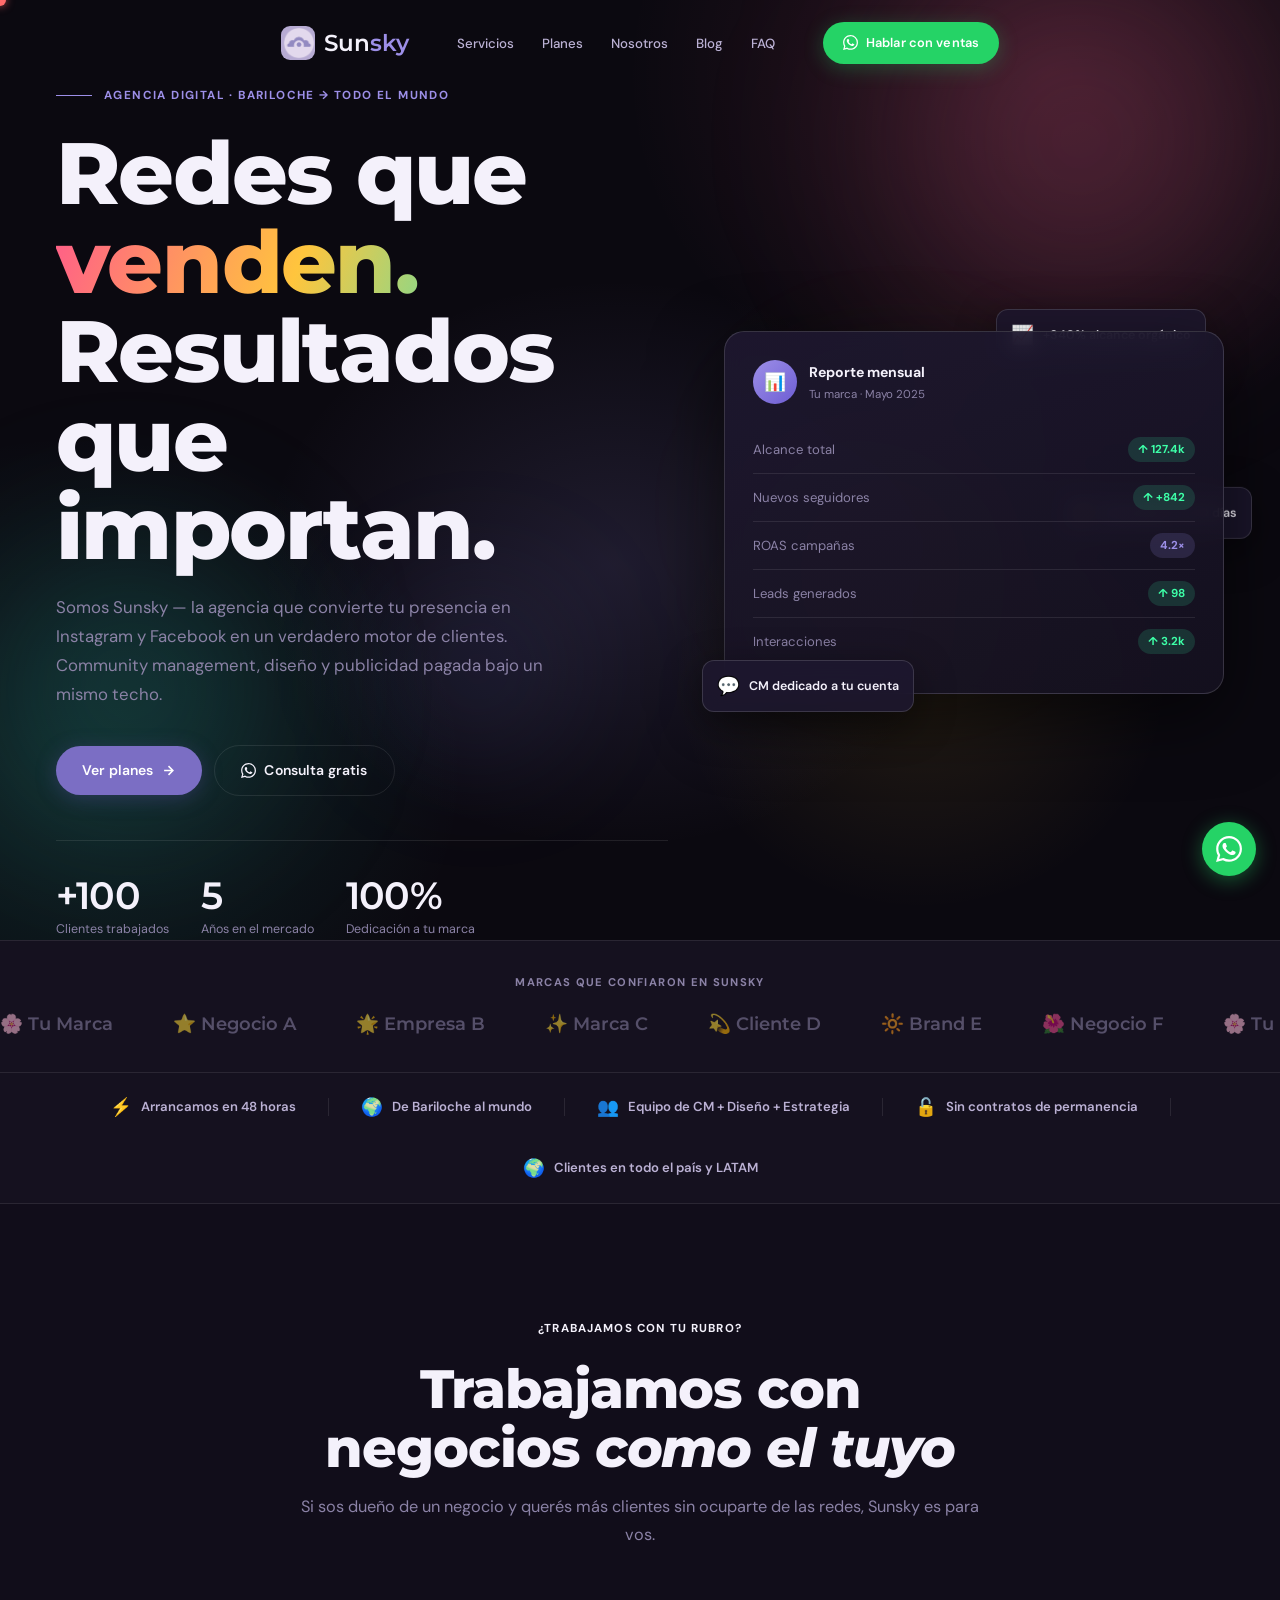
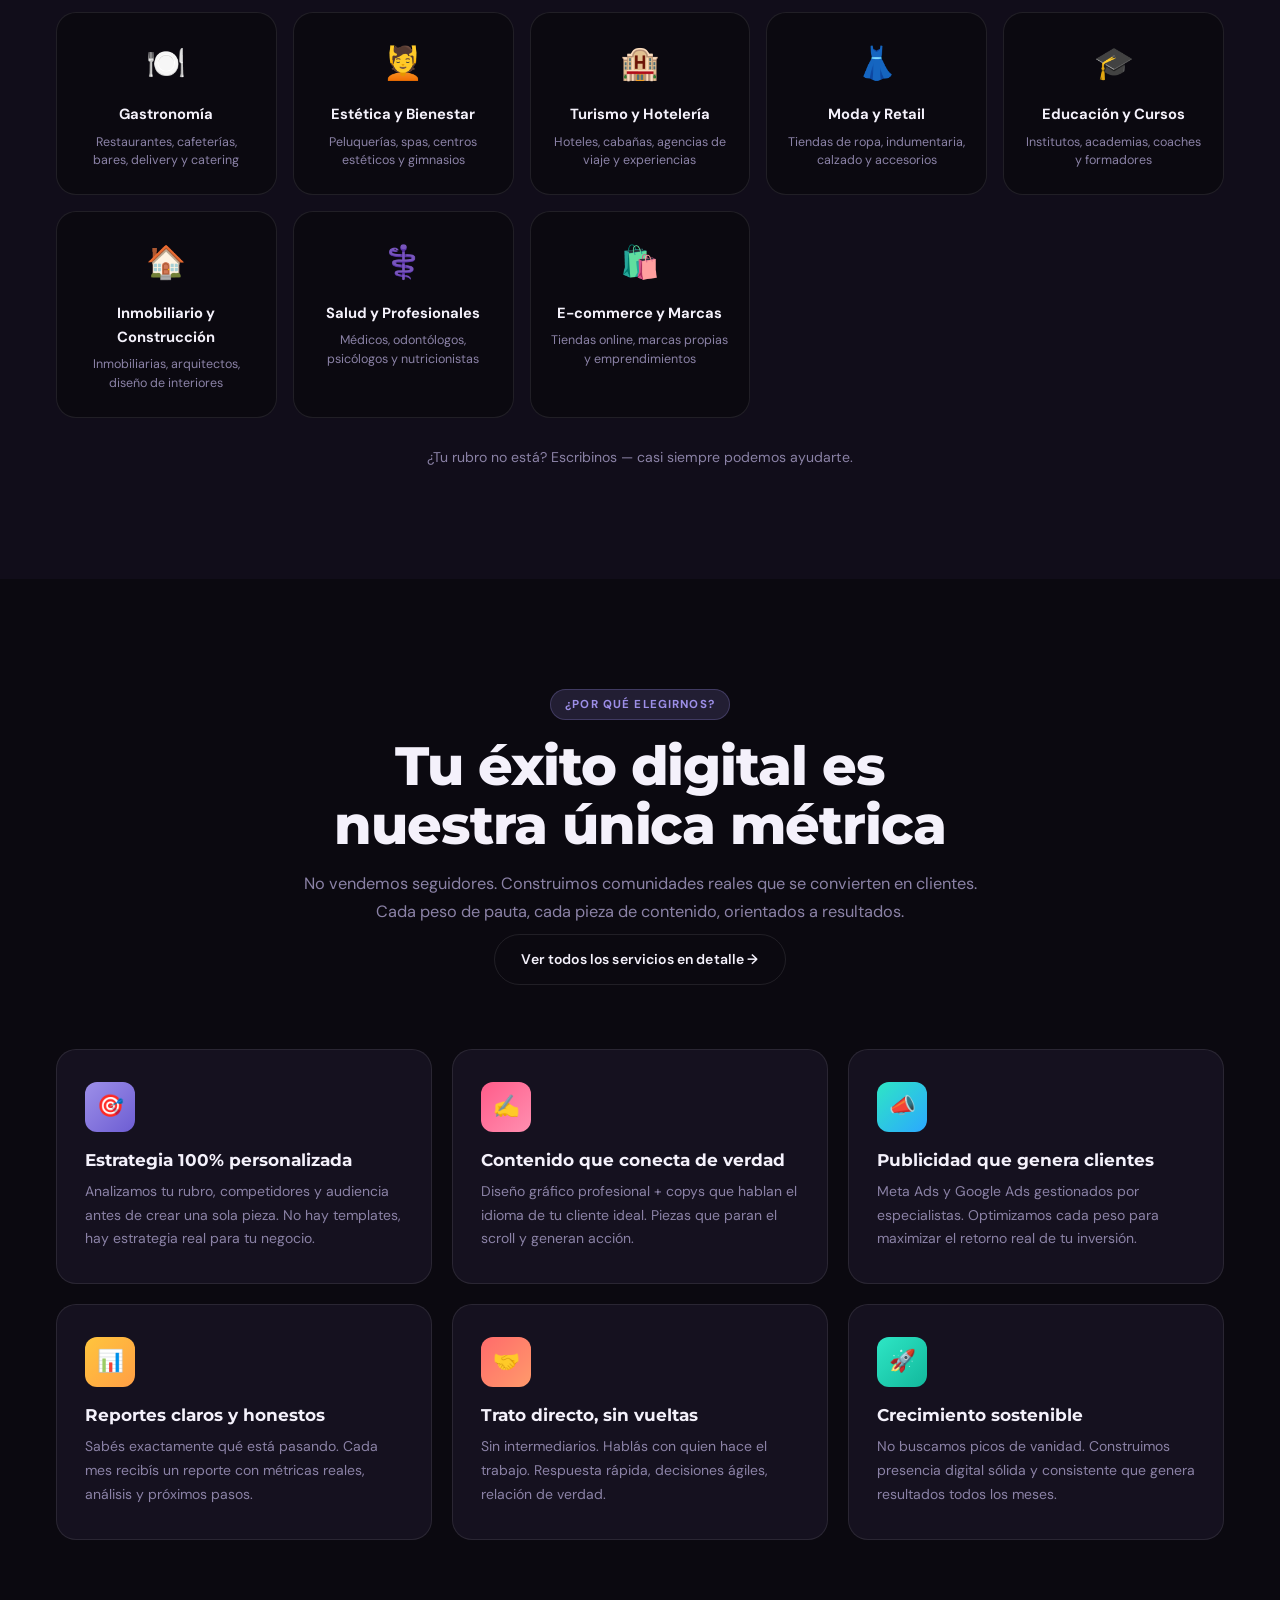
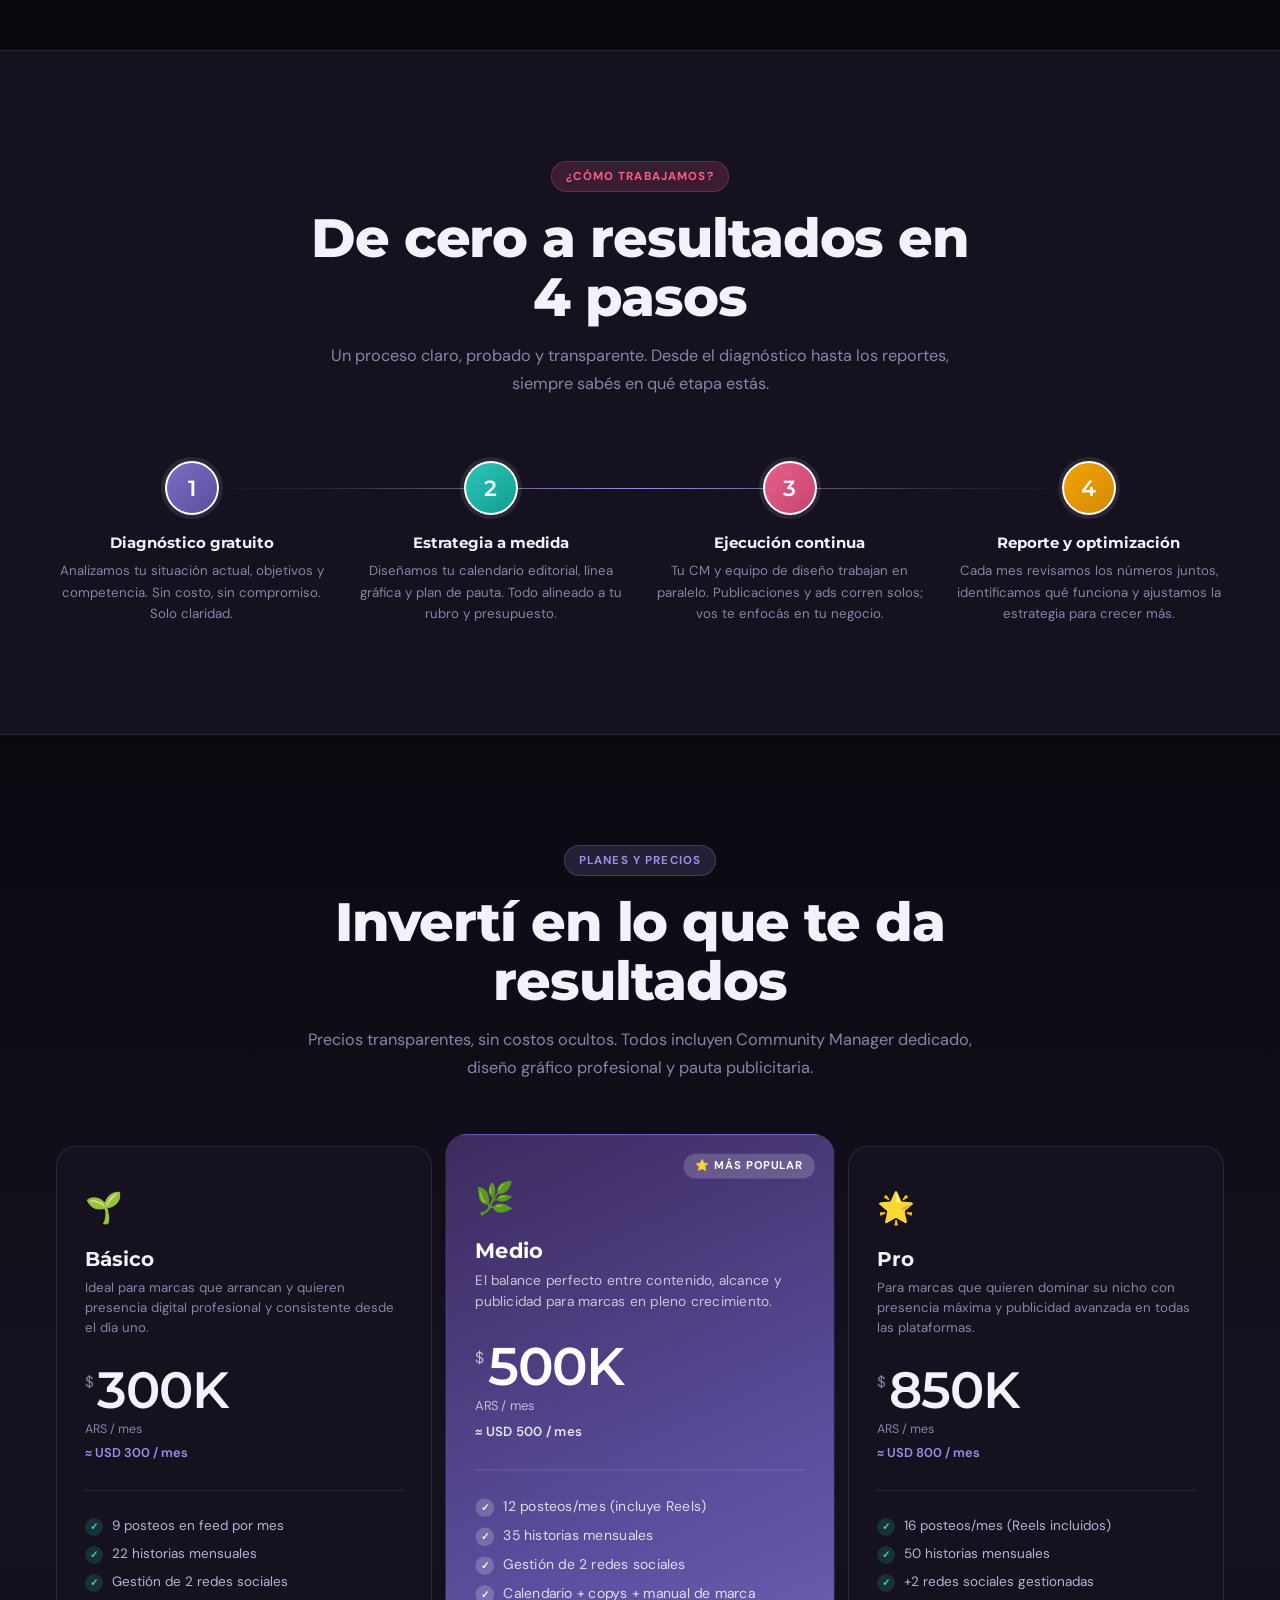
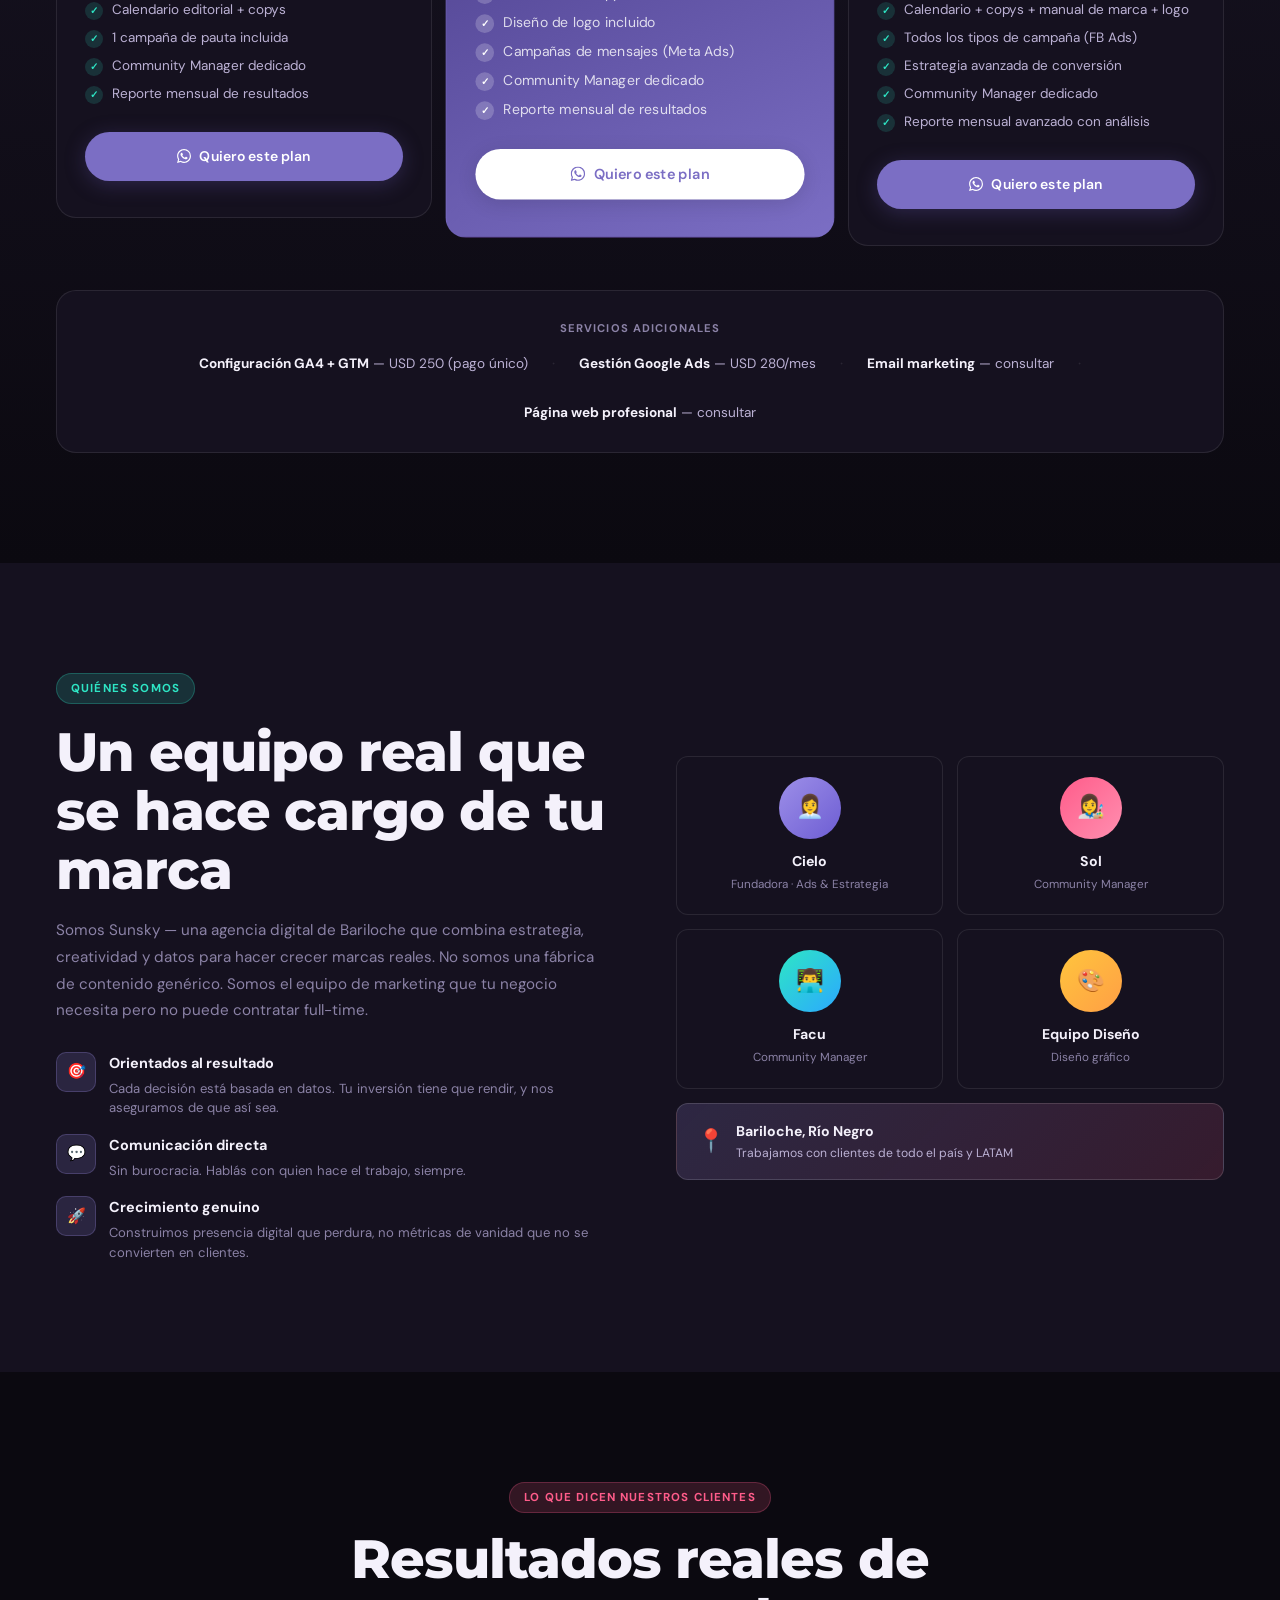
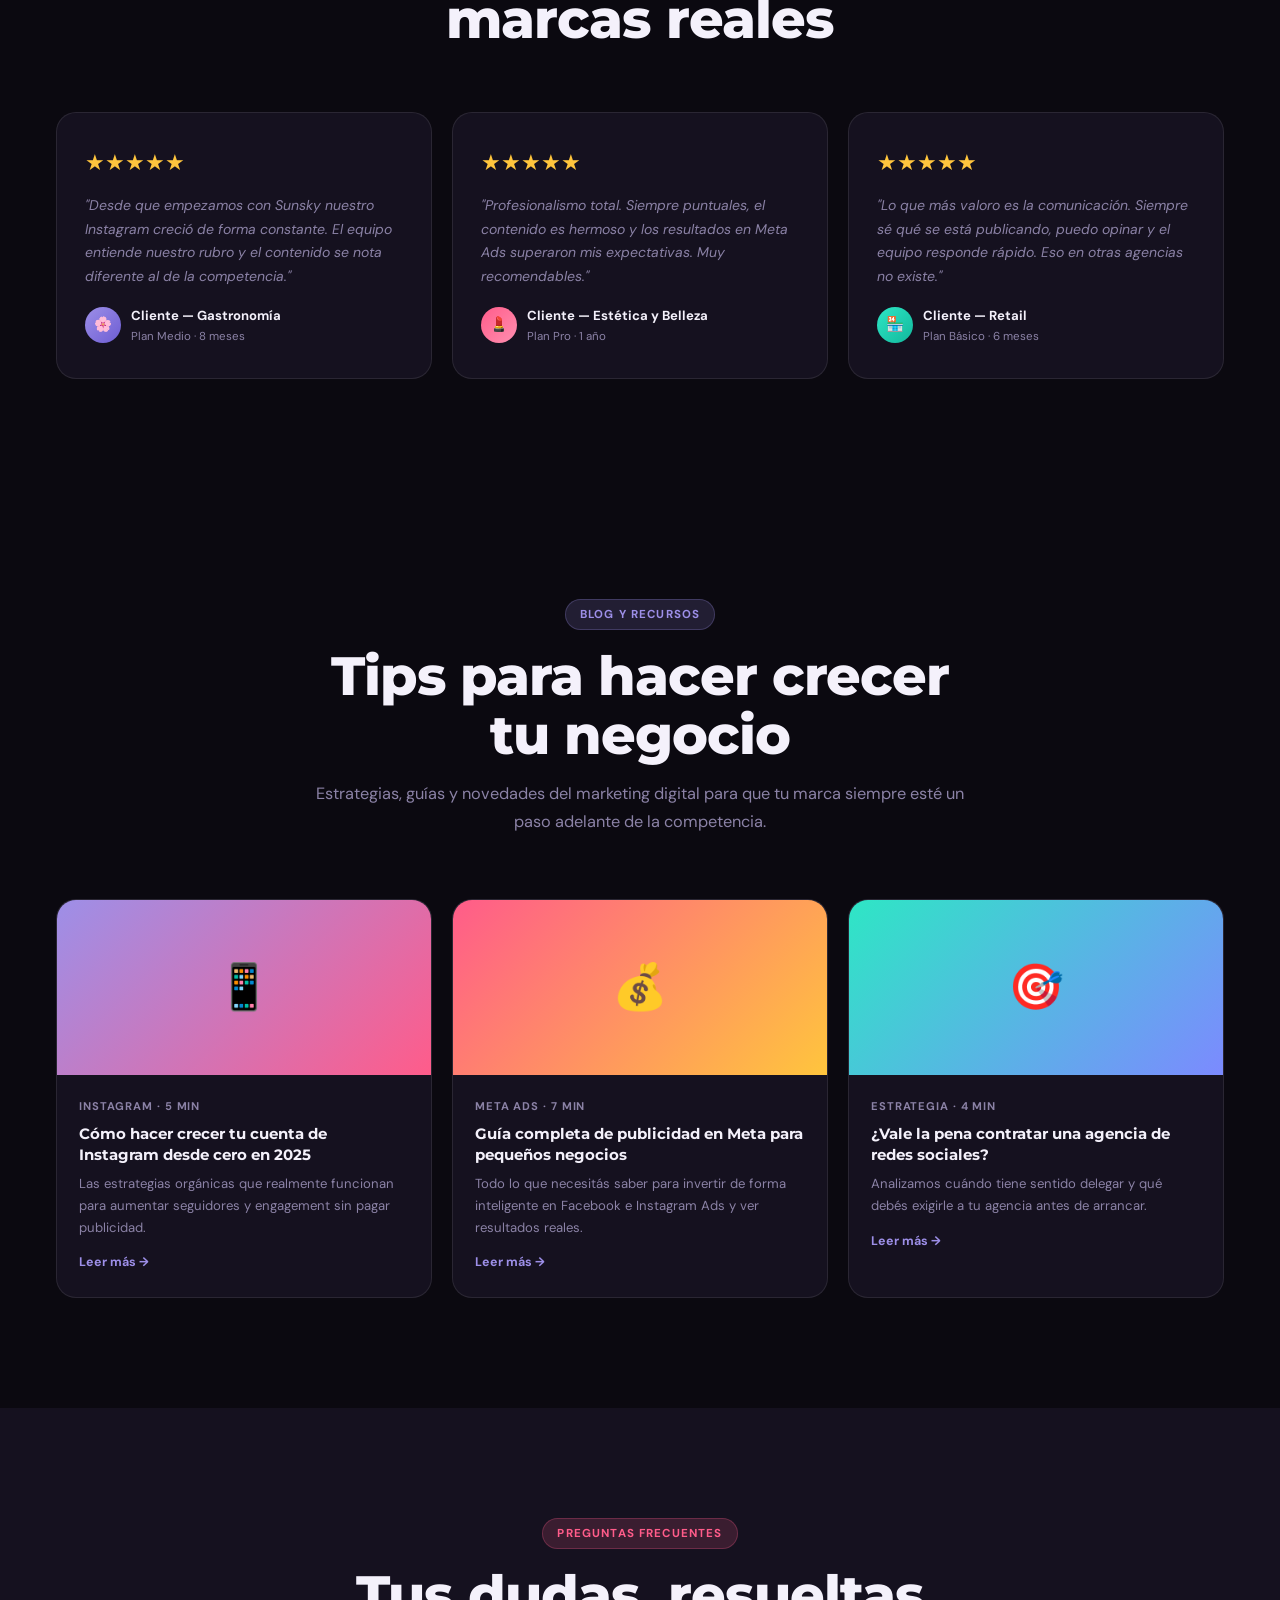
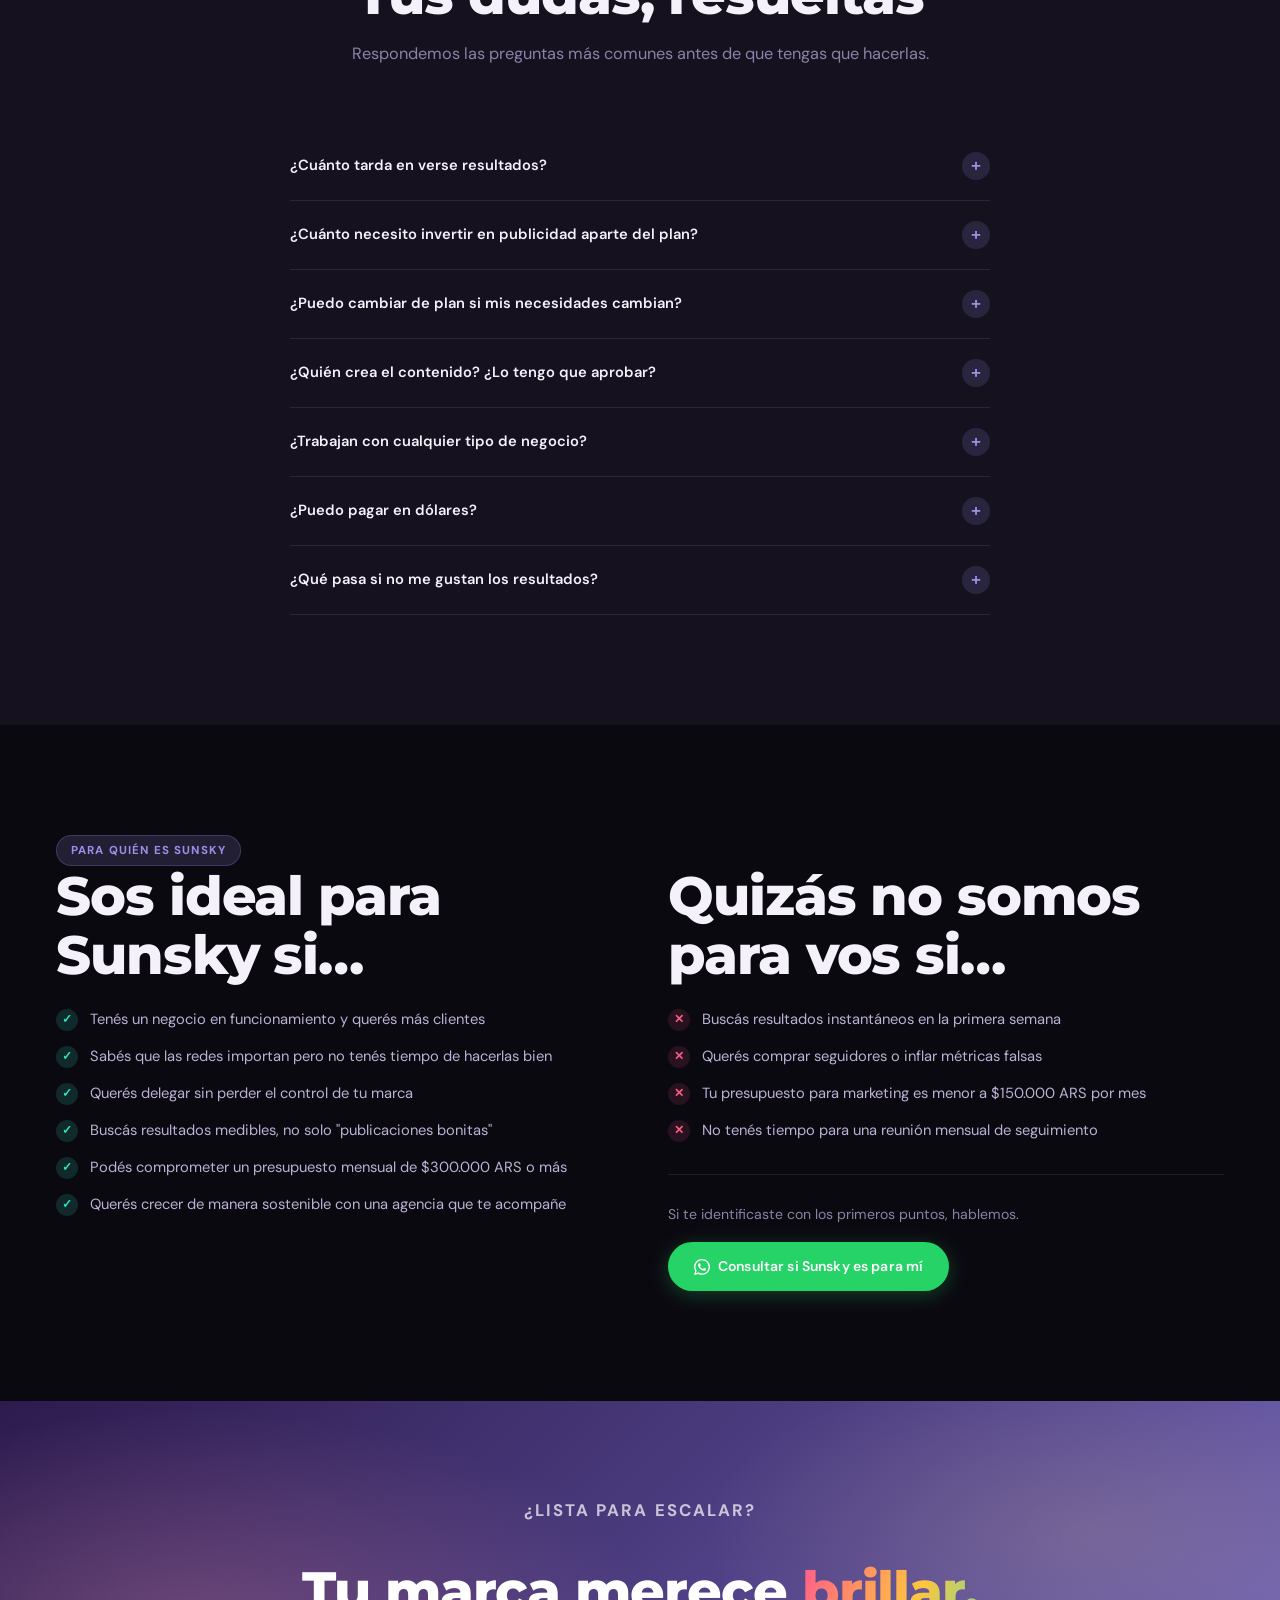
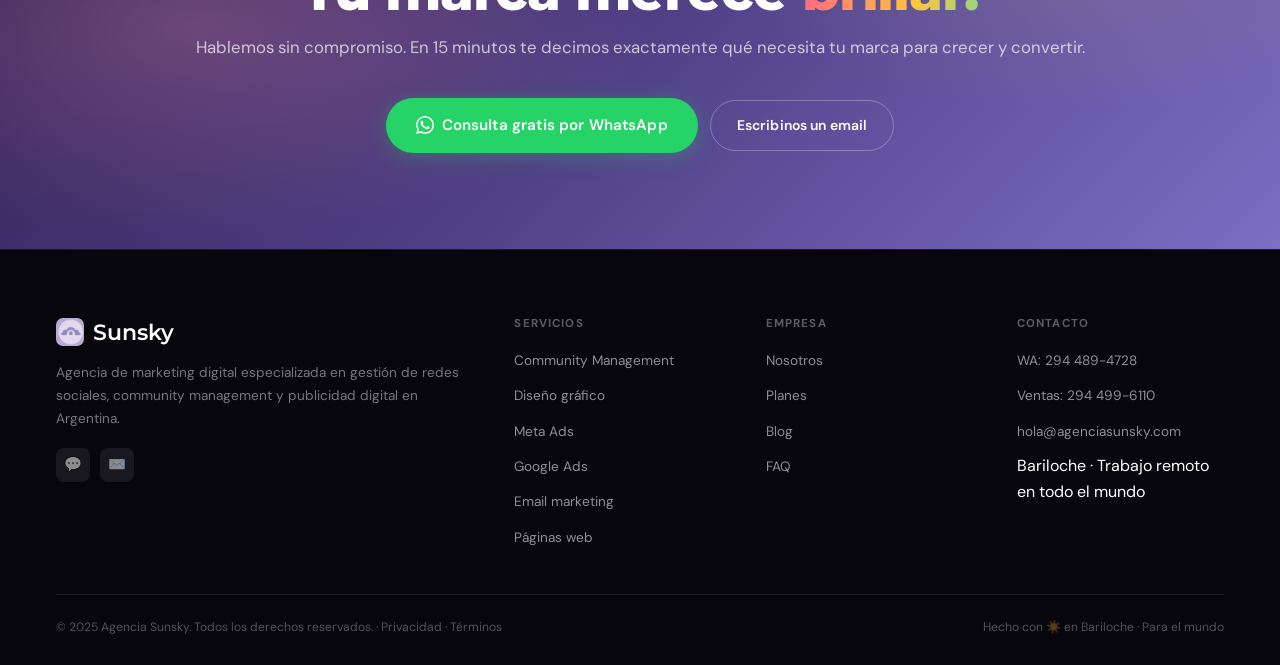
<file: index.html>
<!DOCTYPE html>
<html lang="es">
<head>
  <meta charset="UTF-8">
  <meta name="viewport" content="width=device-width, initial-scale=1.0">
  <title>Agencia Sunsky | Community Manager Argentina 2026 · Gestión de Redes Sociales</title>

  <!-- SEO -->
  <meta name="description" content="Agencia Sunsky Bariloche — community manager y gestión profesional de redes sociales en Argentina. Meta Ads, Google Ads y diseño gráfico. Planes desde $300.000 ARS. Consultá sin cargo.">
  <meta name="keywords"    content="community manager argentina, agencia de redes sociales argentina, gestión redes sociales, manejo redes sociales pymes, meta ads argentina, google ads argentina, marketing digital bariloche, agencia marketing digital patagonia, agencia redes sociales 2026">
  <meta name="author"      content="Agencia Sunsky">
  <meta name="robots"      content="index, follow">
  <meta name="google-site-verification" content="sJ2mDbjE0zZZsp1W5fBVaF_P_R3UQ0dWhC__g78M39I">
  <meta name="theme-color" content="#0B0910">
  <link rel="canonical"    href="https://agenciasunsky.com">
  <link rel="icon" type="image/png" href="assets/img/logo-icono.png">

  <!-- Open Graph -->
  <meta property="og:title"       content="Agencia Sunsky | Redes que venden. Resultados que importan.">
  <meta property="og:description" content="Community manager, diseño gráfico y publicidad pagada en Argentina. CM dedicado incluido en todos los planes.">
  <meta property="og:type"        content="website">
  <meta property="og:url"         content="https://agenciasunsky.com">
  <meta property="og:locale"      content="es_AR">
  <meta property="og:image"       content="https://agenciasunsky.com/assets/img/og-image.png">
  <meta property="og:image:width" content="1200">
  <meta property="og:image:height" content="630">
  <meta name="twitter:card"       content="summary_large_image">
  <meta name="twitter:image"      content="https://agenciasunsky.com/assets/img/og-image.png">

  <!-- Google Fonts -->
  <link rel="preconnect" href="https://fonts.googleapis.com">
  <link rel="preconnect" href="https://fonts.gstatic.com" crossorigin>
  <link href="https://fonts.googleapis.com/css2?family=Montserrat:ital,wght@0,400;0,500;0,600;0,700;0,800;0,900;1,600;1,800&family=DM+Sans:opsz,wght@9..40,300;9..40,400;9..40,500;9..40,600;9..40,700&display=swap" rel="stylesheet">

  <!-- Stylesheets (orden importante: variables → animaciones → componentes → layout) -->
  <link rel="stylesheet" href="css/variables.css?v=2">
  <link rel="stylesheet" href="css/animations.css?v=2">
  <link rel="stylesheet" href="css/components.css?v=2">
  <link rel="stylesheet" href="css/layout.css?v=2">

  <!-- Structured Data (Schema.org) -->
  <script type="application/ld+json">
  {
    "@context": "https://schema.org",
    "@type": "MarketingAgency",
    "name": "Agencia Sunsky",
    "url": "https://agenciasunsky.com",
    "email": "hola@agenciasunsky.com",
    "telephone": "+542944894728",
    "description": "Agencia de gestión de redes sociales, community management y campañas publicitarias en Argentina.",
    "address": {
      "@type": "PostalAddress",
      "addressLocality": "Bariloche",
      "addressRegion": "Río Negro",
      "addressCountry": "AR"
    },
    "areaServed": ["Argentina", "Uruguay", "Chile", "Paraguay", "Bolivia", "Perú", "Colombia", "México"],
    "priceRange": "$$",
    "hasOfferCatalog": {
      "@type": "OfferCatalog",
      "name": "Planes de Gestión de Redes Sociales",
      "itemListElement": [
        { "@type": "Offer", "name": "Plan Básico", "price": "300000", "priceCurrency": "ARS" },
        { "@type": "Offer", "name": "Plan Medio",  "price": "500000", "priceCurrency": "ARS" },
        { "@type": "Offer", "name": "Plan Pro",    "price": "850000", "priceCurrency": "ARS" }
      ]
    }
  }
  </script>

  <!-- WebSite Schema -->
  <script type="application/ld+json">
  {
    "@context": "https://schema.org",
    "@type": "WebSite",
    "name": "Agencia Sunsky",
    "url": "https://agenciasunsky.com",
    "inLanguage": "es-AR",
    "description": "Agencia de community management, diseño gráfico y publicidad digital en Argentina.",
    "publisher": {
      "@type": "Organization",
      "name": "Agencia Sunsky",
      "logo": { "@type": "ImageObject", "url": "https://agenciasunsky.com/assets/img/logo-icono.png" }
    }
  }
  </script>

  <!-- FAQ Schema — rich results en Google -->
  <script type="application/ld+json">
  {
    "@context": "https://schema.org",
    "@type": "FAQPage",
    "mainEntity": [
      {
        "@type": "Question",
        "name": "¿Cuánto tarda en verse resultados con una agencia de redes sociales?",
        "acceptedAnswer": {
          "@type": "Answer",
          "text": "Los primeros resultados son visibles desde el primer mes: mayor consistencia, mejor estética de perfil y métricas de alcance crecientes. El crecimiento sostenido en seguidores y leads suele consolidarse entre el 2° y 3° mes de trabajo continuo."
        }
      },
      {
        "@type": "Question",
        "name": "¿Cuánto necesito invertir en publicidad además del plan de community management?",
        "acceptedAnswer": {
          "@type": "Answer",
          "text": "El presupuesto de pauta va directo a Meta o Google — vos lo definís. Recomendamos un mínimo de $50.000–$100.000 ARS mensuales para Meta Ads. Para Google Ads, USD 150–200/mes. El fee de gestión de Sunsky ya está incluido en tu plan."
        }
      },
      {
        "@type": "Question",
        "name": "¿Puedo cambiar de plan si mis necesidades cambian?",
        "acceptedAnswer": {
          "@type": "Answer",
          "text": "Sí, siempre. Podés escalar o reducir tu plan con 30 días de anticipación. No hay contratos de permanencia mínima más allá del primer mes."
        }
      },
      {
        "@type": "Question",
        "name": "¿Quién crea el contenido para las redes sociales?",
        "acceptedAnswer": {
          "@type": "Answer",
          "text": "Nuestro equipo completo: el Community Manager redacta los textos y gestiona la comunidad, el equipo de diseño crea todas las piezas visuales. Vos revisás y aprobás el calendario antes de cada mes. Nada se publica sin tu OK."
        }
      },
      {
        "@type": "Question",
        "name": "¿Con qué tipo de negocios trabaja Agencia Sunsky?",
        "acceptedAnswer": {
          "@type": "Answer",
          "text": "Tenemos experiencia en gastronomía, moda, estética y salud, servicios profesionales, educación, turismo, retail y más. Antes de arrancar hacemos un diagnóstico para entender tu rubro específico y competencia local."
        }
      },
      {
        "@type": "Question",
        "name": "¿Puedo pagar en dólares los servicios de community management?",
        "acceptedAnswer": {
          "@type": "Answer",
          "text": "Sí. Aceptamos pago en ARS y USD. Para clientes del exterior o que prefieren dolarizar, cada plan tiene su equivalente en dólares. Consultanos por el método de pago que mejor te funcione."
        }
      }
    ]
  }
  </script>
</head>
<body>

  <!-- Cursor personalizado (desktop) -->
  <div id="cursor"></div>


  <!-- ================================================
       NAV
  ================================================ -->
  <nav id="navbar">
    <div class="container">
      <div class="nav-inner">

        <a href="#" class="nav-logo">
          <div class="nav-logo-icon">
            <img src="assets/img/logo-icono.png" alt="Sunsky logo" width="34" height="34">
          </div>
          <span>Sun<em>sky</em></span>
        </a>

        <ul class="nav-links">
          <li><a href="/servicios">Servicios</a></li>
          <li><a href="#planes">Planes</a></li>
          <li><a href="#nosotros">Nosotros</a></li>
          <li><a href="#blog">Blog</a></li>
          <li><a href="#faq">FAQ</a></li>
        </ul>

        <a href="https://wa.me/542944996110?text=Hola!%20Vi%20la%20web%20de%20Sunsky%20y%20quiero%20consultar%20sobre%20sus%20servicios."
           class="btn btn-wa btn-sm nav-cta">
          <svg width="15" height="15" viewBox="0 0 24 24" fill="currentColor" aria-hidden="true"><path d="M17.472 14.382c-.297-.149-1.758-.867-2.03-.967-.273-.099-.471-.148-.67.15-.197.297-.767.966-.94 1.164-.173.199-.347.223-.644.075-.297-.15-1.255-.463-2.39-1.475-.883-.788-1.48-1.761-1.653-2.059-.173-.297-.018-.458.13-.606.134-.133.298-.347.446-.52.149-.174.198-.298.298-.497.099-.198.05-.371-.025-.52-.075-.149-.669-1.612-.916-2.207-.242-.579-.487-.5-.669-.51-.173-.008-.371-.01-.57-.01-.198 0-.52.074-.792.372-.272.297-1.04 1.016-1.04 2.479 0 1.462 1.065 2.875 1.213 3.074.149.198 2.096 3.2 5.077 4.487.709.306 1.262.489 1.694.625.712.227 1.36.195 1.871.118.571-.085 1.758-.719 2.006-1.413.248-.694.248-1.289.173-1.413-.074-.124-.272-.198-.57-.347m-5.421 7.403h-.004a9.87 9.87 0 01-5.031-1.378l-.361-.214-3.741.982.998-3.648-.235-.374a9.86 9.86 0 01-1.51-5.26c.001-5.45 4.436-9.884 9.888-9.884 2.64 0 5.122 1.03 6.988 2.898a9.825 9.825 0 012.893 6.994c-.003 5.45-4.437 9.884-9.885 9.884m8.413-18.297A11.815 11.815 0 0012.05 0C5.495 0 .16 5.335.157 11.892c0 2.096.547 4.142 1.588 5.945L.057 24l6.305-1.654a11.882 11.882 0 005.683 1.448h.005c6.554 0 11.89-5.335 11.893-11.893a11.821 11.821 0 00-3.48-8.413z"/></svg>
          Hablar con ventas
        </a>

        <button class="hamburger" id="hamburger" aria-label="Abrir menú">
          <span></span>
          <span></span>
          <span></span>
        </button>

      </div>
    </div>
  </nav>

  <!-- Menú mobile -->
  <div class="mobile-menu" id="mobileMenu">
    <a href="/servicios"  onclick="closeMobile()">Servicios</a>
    <a href="#planes"     onclick="closeMobile()">Planes</a>
    <a href="#nosotros"   onclick="closeMobile()">Nosotros</a>
    <a href="#blog"       onclick="closeMobile()">Blog</a>
    <a href="#faq"        onclick="closeMobile()">FAQ</a>
    <a href="https://wa.me/542944996110" class="btn btn-wa" style="justify-content:center;margin-top:8px;">
      WhatsApp Ventas
    </a>
  </div>


  <!-- ================================================
       HERO
  ================================================ -->
  <section class="hero">
    <div class="hero-mesh"></div>
    <div class="orb orb-a"></div>
    <div class="orb orb-b"></div>
    <div class="orb orb-c"></div>
    <div class="orb-d"></div>

    <div class="container">
      <div class="hero-content">

        <!-- Texto izquierdo -->
        <div class="hero-left">
          <div class="hero-eyebrow reveal">
            <div class="line"></div>
            <span>Agencia Digital · Bariloche → todo el mundo</span>
          </div>

          <h1 class="serif reveal d1">
            Redes que <em>venden.</em><br>
            Resultados que importan.
          </h1>

          <p class="hero-sub reveal d2">
            Somos Sunsky — la agencia que convierte tu presencia en Instagram y Facebook en un verdadero motor de clientes. Community management, diseño y publicidad pagada bajo un mismo techo.
          </p>

          <div class="hero-actions reveal d3">
            <a href="#planes" class="btn btn-primary">
              Ver planes
              <svg width="15" height="15" viewBox="0 0 24 24" fill="none" stroke="currentColor" stroke-width="2.5" aria-hidden="true"><path d="M5 12h14M12 5l7 7-7 7"/></svg>
            </a>
            <a href="https://wa.me/542944996110?text=Hola!%20Quiero%20consultar%20sobre%20los%20servicios%20de%20Sunsky."
               class="btn btn-ghost">
              <svg width="15" height="15" viewBox="0 0 24 24" fill="currentColor" aria-hidden="true"><path d="M17.472 14.382c-.297-.149-1.758-.867-2.03-.967-.273-.099-.471-.148-.67.15-.197.297-.767.966-.94 1.164-.173.199-.347.223-.644.075-.297-.15-1.255-.463-2.39-1.475-.883-.788-1.48-1.761-1.653-2.059-.173-.297-.018-.458.13-.606.134-.133.298-.347.446-.52.149-.174.198-.298.298-.497.099-.198.05-.371-.025-.52-.075-.149-.669-1.612-.916-2.207-.242-.579-.487-.5-.669-.51-.173-.008-.371-.01-.57-.01-.198 0-.52.074-.792.372-.272.297-1.04 1.016-1.04 2.479 0 1.462 1.065 2.875 1.213 3.074.149.198 2.096 3.2 5.077 4.487.709.306 1.262.489 1.694.625.712.227 1.36.195 1.871.118.571-.085 1.758-.719 2.006-1.413.248-.694.248-1.289.173-1.413-.074-.124-.272-.198-.57-.347m-5.421 7.403h-.004a9.87 9.87 0 01-5.031-1.378l-.361-.214-3.741.982.998-3.648-.235-.374a9.86 9.86 0 01-1.51-5.26c.001-5.45 4.436-9.884 9.888-9.884 2.64 0 5.122 1.03 6.988 2.898a9.825 9.825 0 012.893 6.994c-.003 5.45-4.437 9.884-9.885 9.884m8.413-18.297A11.815 11.815 0 0012.05 0C5.495 0 .16 5.335.157 11.892c0 2.096.547 4.142 1.588 5.945L.057 24l6.305-1.654a11.882 11.882 0 005.683 1.448h.005c6.554 0 11.89-5.335 11.893-11.893a11.821 11.821 0 00-3.48-8.413z"/></svg>
              Consulta gratis
            </a>
          </div>

          <div class="hero-stats reveal d4">
            <div>
              <div class="stat-num serif">+100</div>
              <div class="stat-label">Clientes trabajados</div>
            </div>
            <div>
              <div class="stat-num serif">5</div>
              <div class="stat-label">Años en el mercado</div>
            </div>
            <div>
              <div class="stat-num serif">100%</div>
              <div class="stat-label">Dedicación a tu marca</div>
            </div>
          </div>
        </div><!-- /hero-left -->

        <!-- Visual derecho (dashboard card) -->
        <div class="hero-visual reveal d2">
          <div class="pill pill-top">
            <span class="pill-ico">📈</span>+340% alcance orgánico
          </div>
          <div class="pill pill-mid">
            <span class="pill-ico">⚡</span>Resultados en 30 días
          </div>

          <div class="hero-card shine">
            <div class="card-top">
              <div class="card-avatar">📊</div>
              <div>
                <div class="card-title">Reporte mensual</div>
                <div class="card-sub">Tu marca · Mayo 2025</div>
              </div>
            </div>
            <div class="metric-row">
              <span class="metric-lbl">Alcance total</span>
              <span class="badge badge-green">↑ 127.4k</span>
            </div>
            <div class="metric-row">
              <span class="metric-lbl">Nuevos seguidores</span>
              <span class="badge badge-green">↑ +842</span>
            </div>
            <div class="metric-row">
              <span class="metric-lbl">ROAS campañas</span>
              <span class="badge badge-purple">4.2×</span>
            </div>
            <div class="metric-row">
              <span class="metric-lbl">Leads generados</span>
              <span class="badge badge-green">↑ 98</span>
            </div>
            <div class="metric-row">
              <span class="metric-lbl">Interacciones</span>
              <span class="badge badge-green">↑ 3.2k</span>
            </div>
          </div>

          <div class="pill pill-bot">
            <span class="pill-ico">💬</span>CM dedicado a tu cuenta
          </div>
        </div><!-- /hero-visual -->

      </div>
    </div>
  </section>


  <!-- ================================================
       LOGO STRIP
  ================================================ -->
  <div class="logo-strip">
    <p class="logo-strip-label">Marcas que confiaron en Sunsky</p>
    <div class="logos-overflow">
      <div class="logos-track">
        <div class="logos-half">
          <!-- Reemplazá con los logos reales de tus clientes -->
          <div class="logo-item">🌸 Tu Marca</div>
          <div class="logo-item">⭐ Negocio A</div>
          <div class="logo-item">🌟 Empresa B</div>
          <div class="logo-item">✨ Marca C</div>
          <div class="logo-item">💫 Cliente D</div>
          <div class="logo-item">🔆 Brand E</div>
          <div class="logo-item">🌺 Negocio F</div>
        </div>
        <div class="logos-half" aria-hidden="true">
          <div class="logo-item">🌸 Tu Marca</div>
          <div class="logo-item">⭐ Negocio A</div>
          <div class="logo-item">🌟 Empresa B</div>
          <div class="logo-item">✨ Marca C</div>
          <div class="logo-item">💫 Cliente D</div>
          <div class="logo-item">🔆 Brand E</div>
          <div class="logo-item">🌺 Negocio F</div>
        </div>
      </div>
    </div>
  </div>


  <!-- ================================================
       TRUST BAR
  ================================================ -->
  <div class="trust-bar">
    <div class="container">
      <div class="trust-bar-inner">
        <div class="trust-item"><span class="trust-item-icon">⚡</span> Arrancamos en 48 horas</div>
        <div class="trust-divider"></div>
        <div class="trust-item"><span class="trust-item-icon">🌍</span> De Bariloche al mundo</div>
        <div class="trust-divider"></div>
        <div class="trust-item"><span class="trust-item-icon">👥</span> Equipo de CM + Diseño + Estrategia</div>
        <div class="trust-divider"></div>
        <div class="trust-item"><span class="trust-item-icon">🔓</span> Sin contratos de permanencia</div>
        <div class="trust-divider"></div>
        <div class="trust-item"><span class="trust-item-icon">🌍</span> Clientes en todo el país y LATAM</div>
      </div>
    </div>
  </div>


  <!-- ================================================
       PARA QUIÉN ES SUNSKY (industrias)
  ================================================ -->
  <section class="section section-industries" id="para-quien">
    <div class="container">
      <div class="section-head">
        <span class="tag tag-teal reveal">¿Trabajamos con tu rubro?</span>
        <h2 class="serif reveal">Trabajamos con negocios <em>como el tuyo</em></h2>
        <p class="reveal">Si sos dueño de un negocio y querés más clientes sin ocuparte de las redes, Sunsky es para vos.</p>
      </div>
      <div class="industries-grid reveal">
        <div class="industry-card">
          <div class="industry-icon">🍽️</div>
          <h4>Gastronomía</h4>
          <p>Restaurantes, cafeterías, bares, delivery y catering</p>
        </div>
        <div class="industry-card">
          <div class="industry-icon">💆</div>
          <h4>Estética y Bienestar</h4>
          <p>Peluquerías, spas, centros estéticos y gimnasios</p>
        </div>
        <div class="industry-card">
          <div class="industry-icon">🏨</div>
          <h4>Turismo y Hotelería</h4>
          <p>Hoteles, cabañas, agencias de viaje y experiencias</p>
        </div>
        <div class="industry-card">
          <div class="industry-icon">👗</div>
          <h4>Moda y Retail</h4>
          <p>Tiendas de ropa, indumentaria, calzado y accesorios</p>
        </div>
        <div class="industry-card">
          <div class="industry-icon">🎓</div>
          <h4>Educación y Cursos</h4>
          <p>Institutos, academias, coaches y formadores</p>
        </div>
        <div class="industry-card">
          <div class="industry-icon">🏠</div>
          <h4>Inmobiliario y Construcción</h4>
          <p>Inmobiliarias, arquitectos, diseño de interiores</p>
        </div>
        <div class="industry-card">
          <div class="industry-icon">⚕️</div>
          <h4>Salud y Profesionales</h4>
          <p>Médicos, odontólogos, psicólogos y nutricionistas</p>
        </div>
        <div class="industry-card">
          <div class="industry-icon">🛍️</div>
          <h4>E-commerce y Marcas</h4>
          <p>Tiendas online, marcas propias y emprendimientos</p>
        </div>
      </div>
      <p class="industries-note reveal">¿Tu rubro no está? Escribinos — casi siempre podemos ayudarte.</p>
    </div>
  </section>

  <!-- ================================================
       POR QUÉ SUNSKY  (#servicios)
  ================================================ -->
  <section class="section" id="servicios">
    <div class="container">
      <div class="section-head">
        <span class="tag tag-purple reveal">¿Por qué elegirnos?</span>
        <h2 class="serif reveal">Tu éxito digital es nuestra única métrica</h2>
        <p class="reveal">No vendemos seguidores. Construimos comunidades reales que se convierten en clientes. Cada peso de pauta, cada pieza de contenido, orientados a resultados.</p>
        <a href="/servicios" class="btn btn-ghost reveal" style="margin-top:8px;">
          Ver todos los servicios en detalle →
        </a>
      </div>

      <div class="values-grid">
        <div class="value-card reveal">
          <div class="v-icon purple">🎯</div>
          <h3>Estrategia 100% personalizada</h3>
          <p>Analizamos tu rubro, competidores y audiencia antes de crear una sola pieza. No hay templates, hay estrategia real para tu negocio.</p>
        </div>
        <div class="value-card reveal d1">
          <div class="v-icon rose">✍️</div>
          <h3>Contenido que conecta de verdad</h3>
          <p>Diseño gráfico profesional + copys que hablan el idioma de tu cliente ideal. Piezas que paran el scroll y generan acción.</p>
        </div>
        <div class="value-card reveal d2">
          <div class="v-icon teal">📣</div>
          <h3>Publicidad que genera clientes</h3>
          <p>Meta Ads y Google Ads gestionados por especialistas. Optimizamos cada peso para maximizar el retorno real de tu inversión.</p>
        </div>
        <div class="value-card reveal d1">
          <div class="v-icon peach">📊</div>
          <h3>Reportes claros y honestos</h3>
          <p>Sabés exactamente qué está pasando. Cada mes recibís un reporte con métricas reales, análisis y próximos pasos.</p>
        </div>
        <div class="value-card reveal d2">
          <div class="v-icon coral">🤝</div>
          <h3>Trato directo, sin vueltas</h3>
          <p>Sin intermediarios. Hablás con quien hace el trabajo. Respuesta rápida, decisiones ágiles, relación de verdad.</p>
        </div>
        <div class="value-card reveal d3">
          <div class="v-icon sage">🚀</div>
          <h3>Crecimiento sostenible</h3>
          <p>No buscamos picos de vanidad. Construimos presencia digital sólida y consistente que genera resultados todos los meses.</p>
        </div>
      </div>
    </div>
  </section>


  <!-- ================================================
       PROCESO  (#proceso)
  ================================================ -->
  <section class="section" id="proceso">
    <div class="container">
      <div class="section-head">
        <span class="tag tag-rose reveal">¿Cómo trabajamos?</span>
        <h2 class="serif reveal">De cero a resultados en 4 pasos</h2>
        <p class="reveal">Un proceso claro, probado y transparente. Desde el diagnóstico hasta los reportes, siempre sabés en qué etapa estás.</p>
      </div>

      <div class="steps-grid">
        <div class="step reveal">
          <div class="step-num serif">1</div>
          <h3>Diagnóstico gratuito</h3>
          <p>Analizamos tu situación actual, objetivos y competencia. Sin costo, sin compromiso. Solo claridad.</p>
        </div>
        <div class="step reveal d1">
          <div class="step-num serif">2</div>
          <h3>Estrategia a medida</h3>
          <p>Diseñamos tu calendario editorial, línea gráfica y plan de pauta. Todo alineado a tu rubro y presupuesto.</p>
        </div>
        <div class="step reveal d2">
          <div class="step-num serif">3</div>
          <h3>Ejecución continua</h3>
          <p>Tu CM y equipo de diseño trabajan en paralelo. Publicaciones y ads corren solos; vos te enfocás en tu negocio.</p>
        </div>
        <div class="step reveal d3">
          <div class="step-num serif">4</div>
          <h3>Reporte y optimización</h3>
          <p>Cada mes revisamos los números juntos, identificamos qué funciona y ajustamos la estrategia para crecer más.</p>
        </div>
      </div>
    </div>
  </section>


  <!-- ================================================
       PLANES  (#planes)
  ================================================ -->
  <section class="section" id="planes">
    <div class="container">
      <div class="section-head">
        <span class="tag tag-purple reveal">Planes y precios</span>
        <h2 class="serif reveal">Invertí en lo que te da resultados</h2>
        <p class="reveal">Precios transparentes, sin costos ocultos. Todos incluyen Community Manager dedicado, diseño gráfico profesional y pauta publicitaria.</p>
      </div>

      <div class="planes-grid">

        <!-- Plan Básico -->
        <div class="plan-card reveal">
          <div class="plan-icon">🌱</div>
          <h3>Básico</h3>
          <p class="plan-desc">Ideal para marcas que arrancan y quieren presencia digital profesional y consistente desde el día uno.</p>
          <div class="plan-pricing">
            <div class="plan-ars">
              <span class="ars-sym">$</span>
              <span class="ars-num serif">300K</span>
            </div>
            <div class="plan-period">ARS / mes</div>
            <div class="plan-usd">≈ USD 300 / mes</div>
          </div>
          <ul class="plan-features">
            <li class="plan-feat"><div class="chk">✓</div><span>9 posteos en feed por mes</span></li>
            <li class="plan-feat"><div class="chk">✓</div><span>22 historias mensuales</span></li>
            <li class="plan-feat"><div class="chk">✓</div><span>Gestión de 2 redes sociales</span></li>
            <li class="plan-feat"><div class="chk">✓</div><span>Calendario editorial + copys</span></li>
            <li class="plan-feat"><div class="chk">✓</div><span>1 campaña de pauta incluida</span></li>
            <li class="plan-feat"><div class="chk">✓</div><span>Community Manager dedicado</span></li>
            <li class="plan-feat"><div class="chk">✓</div><span>Reporte mensual de resultados</span></li>
          </ul>
          <a href="https://wa.me/542944996110?text=Hola!%20Me%20interesa%20el%20Plan%20B%C3%A1sico%20de%20Sunsky.%20%C2%BFMe%20pod%C3%A9s%20dar%20m%C3%A1s%20info%3F"
             class="btn btn-primary plan-cta">
            <svg width="14" height="14" viewBox="0 0 24 24" fill="currentColor" aria-hidden="true"><path d="M17.472 14.382c-.297-.149-1.758-.867-2.03-.967-.273-.099-.471-.148-.67.15-.197.297-.767.966-.94 1.164-.173.199-.347.223-.644.075-.297-.15-1.255-.463-2.39-1.475-.883-.788-1.48-1.761-1.653-2.059-.173-.297-.018-.458.13-.606.134-.133.298-.347.446-.52.149-.174.198-.298.298-.497.099-.198.05-.371-.025-.52-.075-.149-.669-1.612-.916-2.207-.242-.579-.487-.5-.669-.51-.173-.008-.371-.01-.57-.01-.198 0-.52.074-.792.372-.272.297-1.04 1.016-1.04 2.479 0 1.462 1.065 2.875 1.213 3.074.149.198 2.096 3.2 5.077 4.487.709.306 1.262.489 1.694.625.712.227 1.36.195 1.871.118.571-.085 1.758-.719 2.006-1.413.248-.694.248-1.289.173-1.413-.074-.124-.272-.198-.57-.347m-5.421 7.403h-.004a9.87 9.87 0 01-5.031-1.378l-.361-.214-3.741.982.998-3.648-.235-.374a9.86 9.86 0 01-1.51-5.26c.001-5.45 4.436-9.884 9.888-9.884 2.64 0 5.122 1.03 6.988 2.898a9.825 9.825 0 012.893 6.994c-.003 5.45-4.437 9.884-9.885 9.884m8.413-18.297A11.815 11.815 0 0012.05 0C5.495 0 .16 5.335.157 11.892c0 2.096.547 4.142 1.588 5.945L.057 24l6.305-1.654a11.882 11.882 0 005.683 1.448h.005c6.554 0 11.89-5.335 11.893-11.893a11.821 11.821 0 00-3.48-8.413z"/></svg>
            Quiero este plan
          </a>
        </div>

        <!-- Plan Medio (featured) -->
        <div class="plan-card featured reveal d1">
          <div class="popular-tag">⭐ Más popular</div>
          <div class="plan-icon">🌿</div>
          <h3>Medio</h3>
          <p class="plan-desc">El balance perfecto entre contenido, alcance y publicidad para marcas en pleno crecimiento.</p>
          <div class="plan-pricing">
            <div class="plan-ars">
              <span class="ars-sym">$</span>
              <span class="ars-num serif">500K</span>
            </div>
            <div class="plan-period">ARS / mes</div>
            <div class="plan-usd">≈ USD 500 / mes</div>
          </div>
          <ul class="plan-features">
            <li class="plan-feat"><div class="chk">✓</div><span>12 posteos/mes (incluye Reels)</span></li>
            <li class="plan-feat"><div class="chk">✓</div><span>35 historias mensuales</span></li>
            <li class="plan-feat"><div class="chk">✓</div><span>Gestión de 2 redes sociales</span></li>
            <li class="plan-feat"><div class="chk">✓</div><span>Calendario + copys + manual de marca</span></li>
            <li class="plan-feat"><div class="chk">✓</div><span>Diseño de logo incluido</span></li>
            <li class="plan-feat"><div class="chk">✓</div><span>Campañas de mensajes (Meta Ads)</span></li>
            <li class="plan-feat"><div class="chk">✓</div><span>Community Manager dedicado</span></li>
            <li class="plan-feat"><div class="chk">✓</div><span>Reporte mensual de resultados</span></li>
          </ul>
          <a href="https://wa.me/542944996110?text=Hola!%20Me%20interesa%20el%20Plan%20Medio%20de%20Sunsky.%20%C2%BFMe%20pod%C3%A9s%20dar%20m%C3%A1s%20info%3F"
             class="btn btn-primary plan-cta">
            <svg width="14" height="14" viewBox="0 0 24 24" fill="currentColor" aria-hidden="true"><path d="M17.472 14.382c-.297-.149-1.758-.867-2.03-.967-.273-.099-.471-.148-.67.15-.197.297-.767.966-.94 1.164-.173.199-.347.223-.644.075-.297-.15-1.255-.463-2.39-1.475-.883-.788-1.48-1.761-1.653-2.059-.173-.297-.018-.458.13-.606.134-.133.298-.347.446-.52.149-.174.198-.298.298-.497.099-.198.05-.371-.025-.52-.075-.149-.669-1.612-.916-2.207-.242-.579-.487-.5-.669-.51-.173-.008-.371-.01-.57-.01-.198 0-.52.074-.792.372-.272.297-1.04 1.016-1.04 2.479 0 1.462 1.065 2.875 1.213 3.074.149.198 2.096 3.2 5.077 4.487.709.306 1.262.489 1.694.625.712.227 1.36.195 1.871.118.571-.085 1.758-.719 2.006-1.413.248-.694.248-1.289.173-1.413-.074-.124-.272-.198-.57-.347m-5.421 7.403h-.004a9.87 9.87 0 01-5.031-1.378l-.361-.214-3.741.982.998-3.648-.235-.374a9.86 9.86 0 01-1.51-5.26c.001-5.45 4.436-9.884 9.888-9.884 2.64 0 5.122 1.03 6.988 2.898a9.825 9.825 0 012.893 6.994c-.003 5.45-4.437 9.884-9.885 9.884m8.413-18.297A11.815 11.815 0 0012.05 0C5.495 0 .16 5.335.157 11.892c0 2.096.547 4.142 1.588 5.945L.057 24l6.305-1.654a11.882 11.882 0 005.683 1.448h.005c6.554 0 11.89-5.335 11.893-11.893a11.821 11.821 0 00-3.48-8.413z"/></svg>
            Quiero este plan
          </a>
        </div>

        <!-- Plan Pro -->
        <div class="plan-card reveal d2">
          <div class="plan-icon">🌟</div>
          <h3>Pro</h3>
          <p class="plan-desc">Para marcas que quieren dominar su nicho con presencia máxima y publicidad avanzada en todas las plataformas.</p>
          <div class="plan-pricing">
            <div class="plan-ars">
              <span class="ars-sym">$</span>
              <span class="ars-num serif">850K</span>
            </div>
            <div class="plan-period">ARS / mes</div>
            <div class="plan-usd">≈ USD 800 / mes</div>
          </div>
          <ul class="plan-features">
            <li class="plan-feat"><div class="chk">✓</div><span>16 posteos/mes (Reels incluidos)</span></li>
            <li class="plan-feat"><div class="chk">✓</div><span>50 historias mensuales</span></li>
            <li class="plan-feat"><div class="chk">✓</div><span>+2 redes sociales gestionadas</span></li>
            <li class="plan-feat"><div class="chk">✓</div><span>Calendario + copys + manual de marca + logo</span></li>
            <li class="plan-feat"><div class="chk">✓</div><span>Todos los tipos de campaña (FB Ads)</span></li>
            <li class="plan-feat"><div class="chk">✓</div><span>Estrategia avanzada de conversión</span></li>
            <li class="plan-feat"><div class="chk">✓</div><span>Community Manager dedicado</span></li>
            <li class="plan-feat"><div class="chk">✓</div><span>Reporte mensual avanzado con análisis</span></li>
          </ul>
          <a href="https://wa.me/542944996110?text=Hola!%20Me%20interesa%20el%20Plan%20Pro%20de%20Sunsky.%20%C2%BFMe%20pod%C3%A9s%20dar%20m%C3%A1s%20info%3F"
             class="btn btn-primary plan-cta">
            <svg width="14" height="14" viewBox="0 0 24 24" fill="currentColor" aria-hidden="true"><path d="M17.472 14.382c-.297-.149-1.758-.867-2.03-.967-.273-.099-.471-.148-.67.15-.197.297-.767.966-.94 1.164-.173.199-.347.223-.644.075-.297-.15-1.255-.463-2.39-1.475-.883-.788-1.48-1.761-1.653-2.059-.173-.297-.018-.458.13-.606.134-.133.298-.347.446-.52.149-.174.198-.298.298-.497.099-.198.05-.371-.025-.52-.075-.149-.669-1.612-.916-2.207-.242-.579-.487-.5-.669-.51-.173-.008-.371-.01-.57-.01-.198 0-.52.074-.792.372-.272.297-1.04 1.016-1.04 2.479 0 1.462 1.065 2.875 1.213 3.074.149.198 2.096 3.2 5.077 4.487.709.306 1.262.489 1.694.625.712.227 1.36.195 1.871.118.571-.085 1.758-.719 2.006-1.413.248-.694.248-1.289.173-1.413-.074-.124-.272-.198-.57-.347m-5.421 7.403h-.004a9.87 9.87 0 01-5.031-1.378l-.361-.214-3.741.982.998-3.648-.235-.374a9.86 9.86 0 01-1.51-5.26c.001-5.45 4.436-9.884 9.888-9.884 2.64 0 5.122 1.03 6.988 2.898a9.825 9.825 0 012.893 6.994c-.003 5.45-4.437 9.884-9.885 9.884m8.413-18.297A11.815 11.815 0 0012.05 0C5.495 0 .16 5.335.157 11.892c0 2.096.547 4.142 1.588 5.945L.057 24l6.305-1.654a11.882 11.882 0 005.683 1.448h.005c6.554 0 11.89-5.335 11.893-11.893a11.821 11.821 0 00-3.48-8.413z"/></svg>
            Quiero este plan
          </a>
        </div>

      </div><!-- /planes-grid -->

      <!-- Servicios adicionales -->
      <div class="extras-box reveal">
        <p class="extras-label">Servicios adicionales</p>
        <div class="extra-item"><strong>Configuración GA4 + GTM</strong> — USD 250 (pago único)</div>
        <span class="extras-sep">·</span>
        <div class="extra-item"><strong>Gestión Google Ads</strong> — USD 280/mes</div>
        <span class="extras-sep">·</span>
        <div class="extra-item"><strong>Email marketing</strong> — consultar</div>
        <span class="extras-sep">·</span>
        <div class="extra-item"><strong>Página web profesional</strong> — consultar</div>
      </div>

    </div>
  </section>


  <!-- ================================================
       NOSOTROS  (#nosotros)
  ================================================ -->
  <section class="section" id="nosotros">
    <div class="container">
      <div class="nosotros-grid">

        <!-- Texto izquierdo -->
        <div class="nosotros-text">
          <span class="tag tag-sage reveal">Quiénes somos</span>
          <h2 class="serif reveal">Un equipo real que se hace cargo de tu marca</h2>
          <p class="reveal">Somos Sunsky — una agencia digital de Bariloche que combina estrategia, creatividad y datos para hacer crecer marcas reales. No somos una fábrica de contenido genérico. Somos el equipo de marketing que tu negocio necesita pero no puede contratar full-time.</p>

          <div class="pillars">
            <div class="pillar reveal">
              <div class="pillar-ico">🎯</div>
              <div>
                <h4>Orientados al resultado</h4>
                <p>Cada decisión está basada en datos. Tu inversión tiene que rendir, y nos aseguramos de que así sea.</p>
              </div>
            </div>
            <div class="pillar reveal d1">
              <div class="pillar-ico">💬</div>
              <div>
                <h4>Comunicación directa</h4>
                <p>Sin burocracia. Hablás con quien hace el trabajo, siempre.</p>
              </div>
            </div>
            <div class="pillar reveal d2">
              <div class="pillar-ico">🚀</div>
              <div>
                <h4>Crecimiento genuino</h4>
                <p>Construimos presencia digital que perdura, no métricas de vanidad que no se convierten en clientes.</p>
              </div>
            </div>
          </div>
        </div><!-- /nosotros-text -->

        <!-- Visual derecho -->
        <div class="reveal">
          <div class="team-grid">
            <div class="team-card">
              <div class="t-avatar av-purple">👩‍💼</div>
              <div class="t-name">Cielo</div>
              <div class="t-role">Fundadora · Ads &amp; Estrategia</div>
            </div>
            <div class="team-card">
              <div class="t-avatar av-rose">👩‍🎨</div>
              <div class="t-name">Sol</div>
              <div class="t-role">Community Manager</div>
            </div>
            <div class="team-card">
              <div class="t-avatar av-sage">👨‍💻</div>
              <div class="t-name">Facu</div>
              <div class="t-role">Community Manager</div>
            </div>
            <div class="team-card">
              <div class="t-avatar av-peach">🎨</div>
              <div class="t-name">Equipo Diseño</div>
              <div class="t-role">Diseño gráfico</div>
            </div>
          </div>

          <div class="location-pill">
            <span class="lp-icon">📍</span>
            <div>
              <div class="lp-title">Bariloche, Río Negro</div>
              <div class="lp-sub">Trabajamos con clientes de todo el país y LATAM</div>
            </div>
          </div>
        </div><!-- /nosotros-visual -->

      </div>
    </div>
  </section>


  <!-- ================================================
       TESTIMONIOS  (#testimonios)
  ================================================ -->
  <section class="section" id="testimonios">
    <div class="container">
      <div class="section-head">
        <span class="tag tag-rose reveal">Lo que dicen nuestros clientes</span>
        <h2 class="serif reveal">Resultados reales de marcas reales</h2>
      </div>

      <div class="testimonials-grid">
        <div class="value-card reveal">
          <div class="stars">★★★★★</div>
          <p class="quote-text">"Desde que empezamos con Sunsky nuestro Instagram creció de forma constante. El equipo entiende nuestro rubro y el contenido se nota diferente al de la competencia."</p>
          <div class="quote-author">
            <div class="quote-avatar qa-purple">🌸</div>
            <div>
              <div class="quote-name">Cliente — Gastronomía</div>
              <div class="quote-sub">Plan Medio · 8 meses</div>
            </div>
          </div>
        </div>

        <div class="value-card reveal d1">
          <div class="stars">★★★★★</div>
          <p class="quote-text">"Profesionalismo total. Siempre puntuales, el contenido es hermoso y los resultados en Meta Ads superaron mis expectativas. Muy recomendables."</p>
          <div class="quote-author">
            <div class="quote-avatar qa-rose">💄</div>
            <div>
              <div class="quote-name">Cliente — Estética y Belleza</div>
              <div class="quote-sub">Plan Pro · 1 año</div>
            </div>
          </div>
        </div>

        <div class="value-card reveal d2">
          <div class="stars">★★★★★</div>
          <p class="quote-text">"Lo que más valoro es la comunicación. Siempre sé qué se está publicando, puedo opinar y el equipo responde rápido. Eso en otras agencias no existe."</p>
          <div class="quote-author">
            <div class="quote-avatar qa-sage">🏪</div>
            <div>
              <div class="quote-name">Cliente — Retail</div>
              <div class="quote-sub">Plan Básico · 6 meses</div>
            </div>
          </div>
        </div>
      </div>

    </div>
  </section>


  <!-- ================================================
       BLOG  (#blog)
  ================================================ -->
  <section class="section" id="blog">
    <div class="container">
      <div class="section-head">
        <span class="tag tag-purple reveal">Blog y recursos</span>
        <h2 class="serif reveal">Tips para hacer crecer tu negocio</h2>
        <p class="reveal">Estrategias, guías y novedades del marketing digital para que tu marca siempre esté un paso adelante de la competencia.</p>
      </div>

      <div class="blog-grid">
        <article class="blog-card reveal">
          <div class="blog-thumb th-1">📱</div>
          <div class="blog-body">
            <div class="blog-meta">Instagram · 5 min</div>
            <h3>Cómo hacer crecer tu cuenta de Instagram desde cero en 2025</h3>
            <p>Las estrategias orgánicas que realmente funcionan para aumentar seguidores y engagement sin pagar publicidad.</p>
            <span class="blog-more">Leer más →</span>
          </div>
        </article>

        <article class="blog-card reveal d1">
          <div class="blog-thumb th-2">💰</div>
          <div class="blog-body">
            <div class="blog-meta">Meta Ads · 7 min</div>
            <h3>Guía completa de publicidad en Meta para pequeños negocios</h3>
            <p>Todo lo que necesitás saber para invertir de forma inteligente en Facebook e Instagram Ads y ver resultados reales.</p>
            <span class="blog-more">Leer más →</span>
          </div>
        </article>

        <article class="blog-card reveal d2">
          <div class="blog-thumb th-3">🎯</div>
          <div class="blog-body">
            <div class="blog-meta">Estrategia · 4 min</div>
            <h3>¿Vale la pena contratar una agencia de redes sociales?</h3>
            <p>Analizamos cuándo tiene sentido delegar y qué debés exigirle a tu agencia antes de arrancar.</p>
            <span class="blog-more">Leer más →</span>
          </div>
        </article>
      </div>
    </div>
  </section>


  <!-- ================================================
       FAQ  (#faq)
  ================================================ -->
  <section class="section" id="faq">
    <div class="container">
      <div class="section-head">
        <span class="tag tag-rose reveal">Preguntas frecuentes</span>
        <h2 class="serif reveal">Tus dudas, resueltas</h2>
        <p class="reveal">Respondemos las preguntas más comunes antes de que tengas que hacerlas.</p>
      </div>

      <div class="faq-list">
        <div class="faq-item reveal">
          <div class="faq-q">¿Cuánto tarda en verse resultados? <span class="faq-icon">+</span></div>
          <div class="faq-a">Los primeros resultados son visibles desde el primer mes: mayor consistencia, mejor estética de perfil y métricas de alcance crecientes. El crecimiento sostenido en seguidores y leads suele consolidarse entre el 2° y 3° mes de trabajo continuo.</div>
        </div>
        <div class="faq-item reveal">
          <div class="faq-q">¿Cuánto necesito invertir en publicidad aparte del plan? <span class="faq-icon">+</span></div>
          <div class="faq-a">El presupuesto de pauta va directo a Meta o Google — vos lo definís. Recomendamos un mínimo de $50.000–$100.000 ARS mensuales para Meta Ads. Para Google Ads, USD 150–200/mes. El fee de gestión de Sunsky ya está incluido en tu plan.</div>
        </div>
        <div class="faq-item reveal">
          <div class="faq-q">¿Puedo cambiar de plan si mis necesidades cambian? <span class="faq-icon">+</span></div>
          <div class="faq-a">Sí, siempre. Podés escalar o reducir tu plan con 30 días de anticipación. No hay contratos de permanencia mínima más allá del primer mes.</div>
        </div>
        <div class="faq-item reveal">
          <div class="faq-q">¿Quién crea el contenido? ¿Lo tengo que aprobar? <span class="faq-icon">+</span></div>
          <div class="faq-a">Nuestro equipo completo: el Community Manager redacta los textos y gestiona la comunidad, el equipo de diseño crea todas las piezas visuales. Vos revisás y aprobás el calendario antes de cada mes. Nada se publica sin tu OK.</div>
        </div>
        <div class="faq-item reveal">
          <div class="faq-q">¿Trabajan con cualquier tipo de negocio? <span class="faq-icon">+</span></div>
          <div class="faq-a">Tenemos experiencia en gastronomía, moda, estética y salud, servicios profesionales, educación, turismo, retail y más. Antes de arrancar hacemos un diagnóstico para entender tu rubro específico y competencia local.</div>
        </div>
        <div class="faq-item reveal">
          <div class="faq-q">¿Puedo pagar en dólares? <span class="faq-icon">+</span></div>
          <div class="faq-a">Sí. Aceptamos pago en ARS y USD. Para clientes del exterior o que prefieren dolarizar, cada plan tiene su equivalente en dólares. Consultanos por el método de pago que mejor te funcione.</div>
        </div>
        <div class="faq-item reveal">
          <div class="faq-q">¿Qué pasa si no me gustan los resultados? <span class="faq-icon">+</span></div>
          <div class="faq-a">Garantizamos calidad, transparencia y comunicación constante. Si en algún momento algo no te convence, lo hablamos y ajustamos juntos. Trabajamos para que estés contento/a con cada entrega.</div>
        </div>
      </div>
    </div>
  </section>


  <!-- ================================================
       ¿SUNSKY ES PARA VOS? (calificación)
  ================================================ -->
  <section class="section section-qualify" id="sunsky-para-vos">
    <div class="container">
      <div class="qualify-inner">
        <div class="qualify-col">
          <span class="tag tag-purple reveal">Para quién es Sunsky</span>
          <h2 class="serif reveal">Sos ideal para Sunsky si…</h2>
          <ul class="qualify-list qualify-yes reveal">
            <li><span class="qualify-icon qualify-check">✓</span> Tenés un negocio en funcionamiento y querés más clientes</li>
            <li><span class="qualify-icon qualify-check">✓</span> Sabés que las redes importan pero no tenés tiempo de hacerlas bien</li>
            <li><span class="qualify-icon qualify-check">✓</span> Querés delegar sin perder el control de tu marca</li>
            <li><span class="qualify-icon qualify-check">✓</span> Buscás resultados medibles, no solo "publicaciones bonitas"</li>
            <li><span class="qualify-icon qualify-check">✓</span> Podés comprometer un presupuesto mensual de $300.000 ARS o más</li>
            <li><span class="qualify-icon qualify-check">✓</span> Querés crecer de manera sostenible con una agencia que te acompañe</li>
          </ul>
        </div>
        <div class="qualify-col">
          <span class="tag tag-rose reveal" style="visibility:hidden;">x</span>
          <h2 class="serif reveal">Quizás no somos para vos si…</h2>
          <ul class="qualify-list qualify-no reveal">
            <li><span class="qualify-icon qualify-x">✕</span> Buscás resultados instantáneos en la primera semana</li>
            <li><span class="qualify-icon qualify-x">✕</span> Querés comprar seguidores o inflar métricas falsas</li>
            <li><span class="qualify-icon qualify-x">✕</span> Tu presupuesto para marketing es menor a $150.000 ARS por mes</li>
            <li><span class="qualify-icon qualify-x">✕</span> No tenés tiempo para una reunión mensual de seguimiento</li>
          </ul>
          <div class="qualify-cta reveal">
            <p>Si te identificaste con los primeros puntos, hablemos.</p>
            <a href="https://wa.me/542944996110?text=Hola!%20Vi%20la%20web%20de%20Sunsky%20y%20quiero%20consultar%20si%20son%20la%20agencia%20adecuada%20para%20mi%20negocio." class="btn btn-wa">
              <svg width="16" height="16" viewBox="0 0 24 24" fill="currentColor"><path d="M17.472 14.382c-.297-.149-1.758-.867-2.03-.967-.273-.099-.471-.148-.67.15-.197.297-.767.966-.94 1.164-.173.199-.347.223-.644.075-.297-.15-1.255-.463-2.39-1.475-.883-.788-1.48-1.761-1.653-2.059-.173-.297-.018-.458.13-.606.134-.133.298-.347.446-.52.149-.174.198-.298.298-.497.099-.198.05-.371-.025-.52-.075-.149-.669-1.612-.916-2.207-.242-.579-.487-.5-.669-.51-.173-.008-.371-.01-.57-.01-.198 0-.52.074-.792.372-.272.297-1.04 1.016-1.04 2.479 0 1.462 1.065 2.875 1.213 3.074.149.198 2.096 3.2 5.077 4.487.709.306 1.262.489 1.694.625.712.227 1.36.195 1.871.118.571-.085 1.758-.719 2.006-1.413.248-.694.248-1.289.173-1.413-.074-.124-.272-.198-.57-.347m-5.421 7.403h-.004a9.87 9.87 0 01-5.031-1.378l-.361-.214-3.741.982.998-3.648-.235-.374a9.86 9.86 0 01-1.51-5.26c.001-5.45 4.436-9.884 9.888-9.884 2.64 0 5.122 1.03 6.988 2.898a9.825 9.825 0 012.893 6.994c-.003 5.45-4.437 9.884-9.885 9.884m8.413-18.297A11.815 11.815 0 0012.05 0C5.495 0 .16 5.335.157 11.892c0 2.096.547 4.142 1.588 5.945L.057 24l6.305-1.654a11.882 11.882 0 005.683 1.448h.005c6.554 0 11.89-5.335 11.893-11.893a11.821 11.821 0 00-3.48-8.413z"/></svg>
              Consultar si Sunsky es para mí
            </a>
          </div>
        </div>
      </div>
    </div>
  </section>

  <!-- ================================================
       CTA FINAL
  ================================================ -->
  <section class="cta-final">
    <div class="container">
      <p class="cta-pre reveal">¿Lista para escalar?</p>
      <h2 class="serif reveal">Tu marca merece <em>brillar.</em></h2>
      <p class="reveal">Hablemos sin compromiso. En 15 minutos te decimos exactamente qué necesita tu marca para crecer y convertir.</p>
      <div class="cta-btns reveal">
        <a href="https://wa.me/542944996110?text=Hola!%20Quiero%20una%20consulta%20gratuita%20con%20Sunsky%20para%20hablar%20sobre%20mi%20marca%20y%20mis%20objetivos."
           class="btn btn-wa" style="padding:15px 30px;font-size:.95rem;">
          <svg width="18" height="18" viewBox="0 0 24 24" fill="currentColor" aria-hidden="true"><path d="M17.472 14.382c-.297-.149-1.758-.867-2.03-.967-.273-.099-.471-.148-.67.15-.197.297-.767.966-.94 1.164-.173.199-.347.223-.644.075-.297-.15-1.255-.463-2.39-1.475-.883-.788-1.48-1.761-1.653-2.059-.173-.297-.018-.458.13-.606.134-.133.298-.347.446-.52.149-.174.198-.298.298-.497.099-.198.05-.371-.025-.52-.075-.149-.669-1.612-.916-2.207-.242-.579-.487-.5-.669-.51-.173-.008-.371-.01-.57-.01-.198 0-.52.074-.792.372-.272.297-1.04 1.016-1.04 2.479 0 1.462 1.065 2.875 1.213 3.074.149.198 2.096 3.2 5.077 4.487.709.306 1.262.489 1.694.625.712.227 1.36.195 1.871.118.571-.085 1.758-.719 2.006-1.413.248-.694.248-1.289.173-1.413-.074-.124-.272-.198-.57-.347m-5.421 7.403h-.004a9.87 9.87 0 01-5.031-1.378l-.361-.214-3.741.982.998-3.648-.235-.374a9.86 9.86 0 01-1.51-5.26c.001-5.45 4.436-9.884 9.888-9.884 2.64 0 5.122 1.03 6.988 2.898a9.825 9.825 0 012.893 6.994c-.003 5.45-4.437 9.884-9.885 9.884m8.413-18.297A11.815 11.815 0 0012.05 0C5.495 0 .16 5.335.157 11.892c0 2.096.547 4.142 1.588 5.945L.057 24l6.305-1.654a11.882 11.882 0 005.683 1.448h.005c6.554 0 11.89-5.335 11.893-11.893a11.821 11.821 0 00-3.48-8.413z"/></svg>
          Consulta gratis por WhatsApp
        </a>
        <a href="mailto:hola@agenciasunsky.com" class="btn btn-ghost">
          Escribinos un email
        </a>
      </div>
    </div>
  </section>


  <!-- ================================================
       FOOTER
  ================================================ -->
  <footer>
    <div class="container">
      <div class="footer-grid">

        <div class="footer-brand">
          <div class="footer-logo">
            <img src="assets/img/logo-icono.png" alt="Sunsky" width="28" height="28">
            Sunsky
          </div>
          <p>Agencia de marketing digital especializada en gestión de redes sociales, community management y publicidad digital en Argentina.</p>
          <div class="footer-social">
            <a href="https://wa.me/542944894728" class="social-btn" title="WhatsApp">💬</a>
            <a href="mailto:hola@agenciasunsky.com" class="social-btn" title="Email">✉️</a>
          </div>
        </div>

        <div class="footer-col">
          <h4>Servicios</h4>
          <ul>
            <li><a href="/servicios">Community Management</a></li>
            <li><a href="/servicios">Diseño gráfico</a></li>
            <li><a href="/servicios">Meta Ads</a></li>
            <li><a href="/servicios">Google Ads</a></li>
            <li><a href="/servicios">Email marketing</a></li>
            <li><a href="/servicios">Páginas web</a></li>
          </ul>
        </div>

        <div class="footer-col">
          <h4>Empresa</h4>
          <ul>
            <li><a href="#nosotros">Nosotros</a></li>
            <li><a href="#planes">Planes</a></li>
            <li><a href="#blog">Blog</a></li>
            <li><a href="#faq">FAQ</a></li>
          </ul>
        </div>

        <div class="footer-col">
          <h4>Contacto</h4>
          <ul>
            <li><a href="https://wa.me/542944894728">WA: 294 489-4728</a></li>
            <li><a href="https://wa.me/542944996110">Ventas: 294 499-6110</a></li>
            <li><a href="mailto:hola@agenciasunsky.com">hola@agenciasunsky.com</a></li>
            <li>Bariloche · Trabajo remoto en todo el mundo</li>
          </ul>
        </div>

      </div>

      <div class="footer-bottom">
        <span>© 2025 Agencia Sunsky. Todos los derechos reservados. · <a href="/privacidad/">Privacidad</a> · <a href="/terminos/">Términos</a></span>
        <span>Hecho con ☀️ en Bariloche · Para el mundo</span>
      </div>
    </div>
  </footer>


  <!-- WhatsApp float button -->
  <a href="https://wa.me/542944996110?text=Hola!%20Quiero%20consultar%20sobre%20los%20servicios%20de%20Sunsky."
     class="wa-float"
     title="Escribinos por WhatsApp"
     aria-label="Abrir WhatsApp">
    <div class="wa-pulse"></div>
    <svg width="26" height="26" viewBox="0 0 24 24" fill="currentColor" aria-hidden="true"><path d="M17.472 14.382c-.297-.149-1.758-.867-2.03-.967-.273-.099-.471-.148-.67.15-.197.297-.767.966-.94 1.164-.173.199-.347.223-.644.075-.297-.15-1.255-.463-2.39-1.475-.883-.788-1.48-1.761-1.653-2.059-.173-.297-.018-.458.13-.606.134-.133.298-.347.446-.52.149-.174.198-.298.298-.497.099-.198.05-.371-.025-.52-.075-.149-.669-1.612-.916-2.207-.242-.579-.487-.5-.669-.51-.173-.008-.371-.01-.57-.01-.198 0-.52.074-.792.372-.272.297-1.04 1.016-1.04 2.479 0 1.462 1.065 2.875 1.213 3.074.149.198 2.096 3.2 5.077 4.487.709.306 1.262.489 1.694.625.712.227 1.36.195 1.871.118.571-.085 1.758-.719 2.006-1.413.248-.694.248-1.289.173-1.413-.074-.124-.272-.198-.57-.347m-5.421 7.403h-.004a9.87 9.87 0 01-5.031-1.378l-.361-.214-3.741.982.998-3.648-.235-.374a9.86 9.86 0 01-1.51-5.26c.001-5.45 4.436-9.884 9.888-9.884 2.64 0 5.122 1.03 6.988 2.898a9.825 9.825 0 012.893 6.994c-.003 5.45-4.437 9.884-9.885 9.884m8.413-18.297A11.815 11.815 0 0012.05 0C5.495 0 .16 5.335.157 11.892c0 2.096.547 4.142 1.588 5.945L.057 24l6.305-1.654a11.882 11.882 0 005.683 1.448h.005c6.554 0 11.89-5.335 11.893-11.893a11.821 11.821 0 00-3.48-8.413z"/></svg>
  </a>


  <!-- Google Analytics GA4 — reemplazá G-H3FBHP06WX con tu ID de propiedad -->
  <script async src="https://www.googletagmanager.com/gtag/js?id=G-H3FBHP06WX"></script>
  <script>
    window.dataLayer = window.dataLayer || [];
    function gtag(){dataLayer.push(arguments);}
    gtag('js', new Date());
    gtag('config', 'G-H3FBHP06WX');
  </script>

  <!-- Scripts (al final del body para no bloquear el render) -->
  <script src="js/reveal.js"></script>
  <script src="js/faq.js"></script>
  <script src="js/main.js"></script>
  <script src="js/scroll-effects.js"></script>
  <script src="js/counters.js"></script>

</body>
</html>
</file>
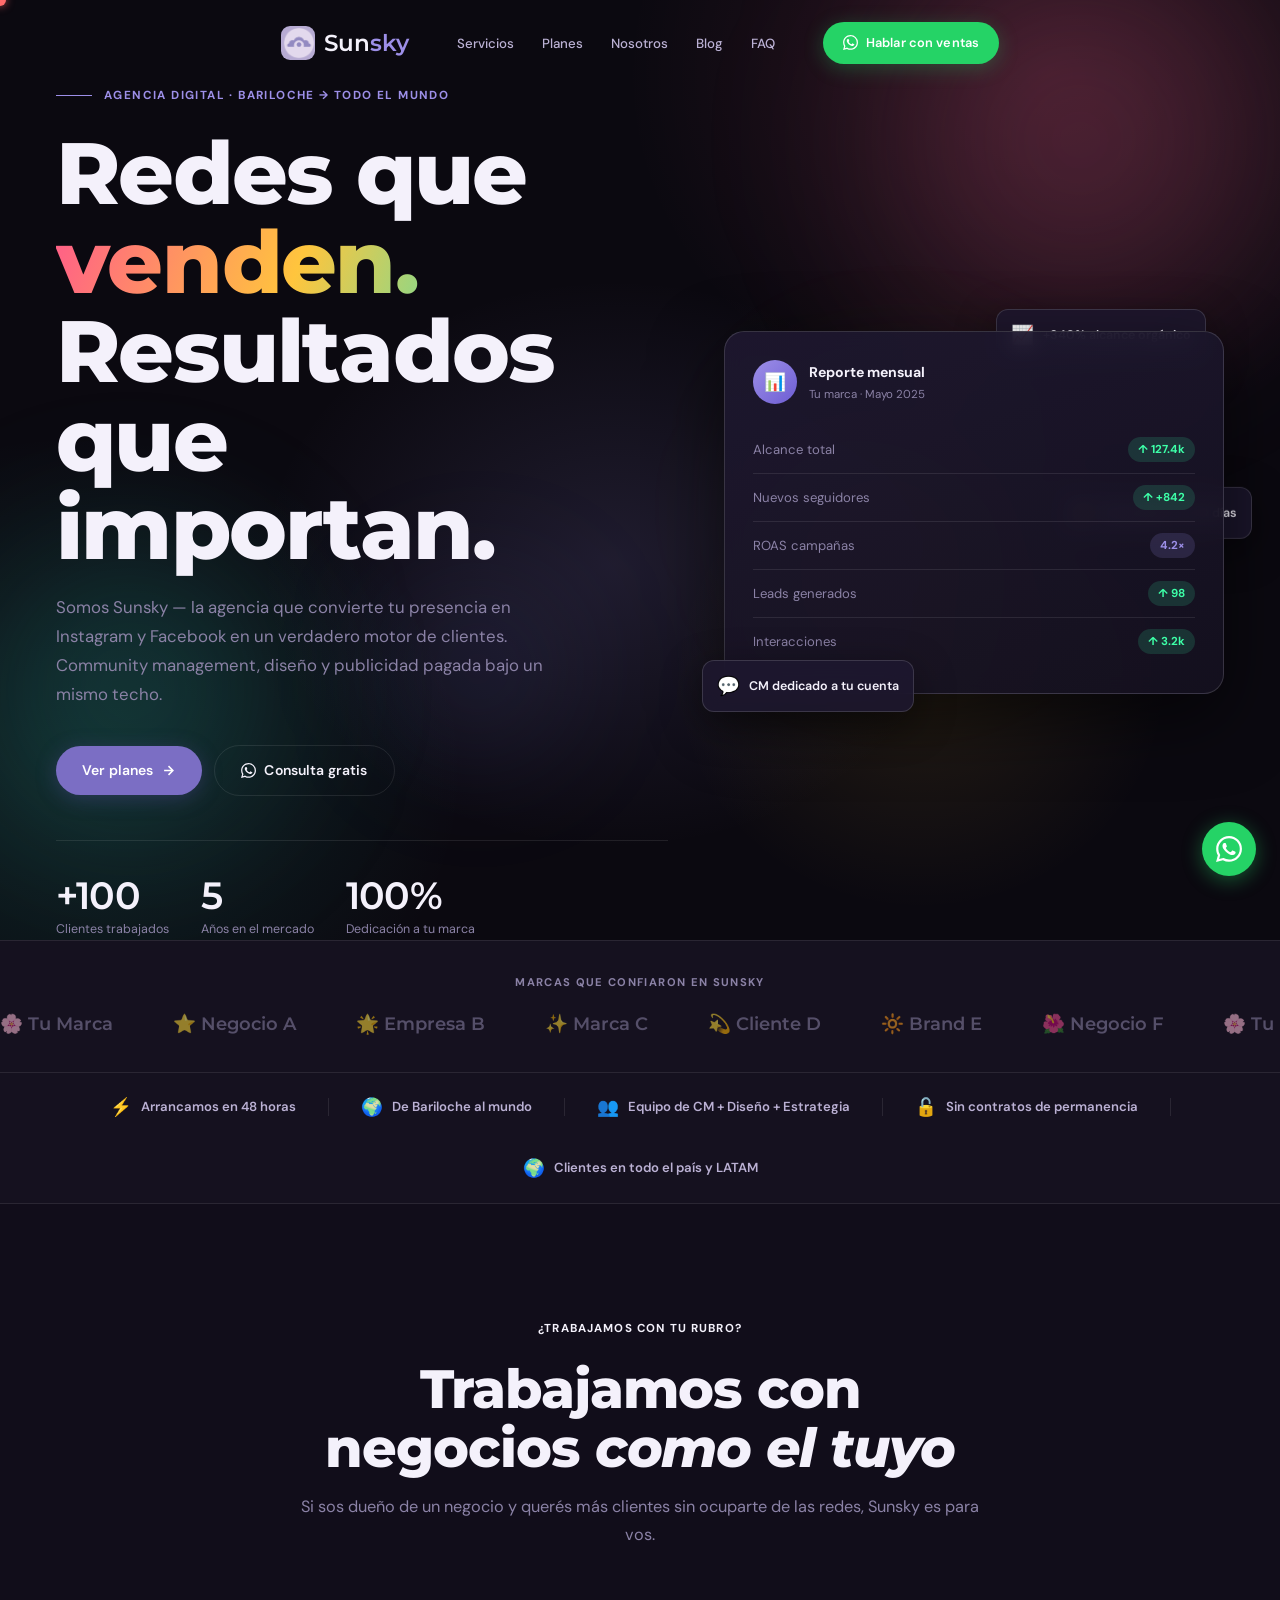
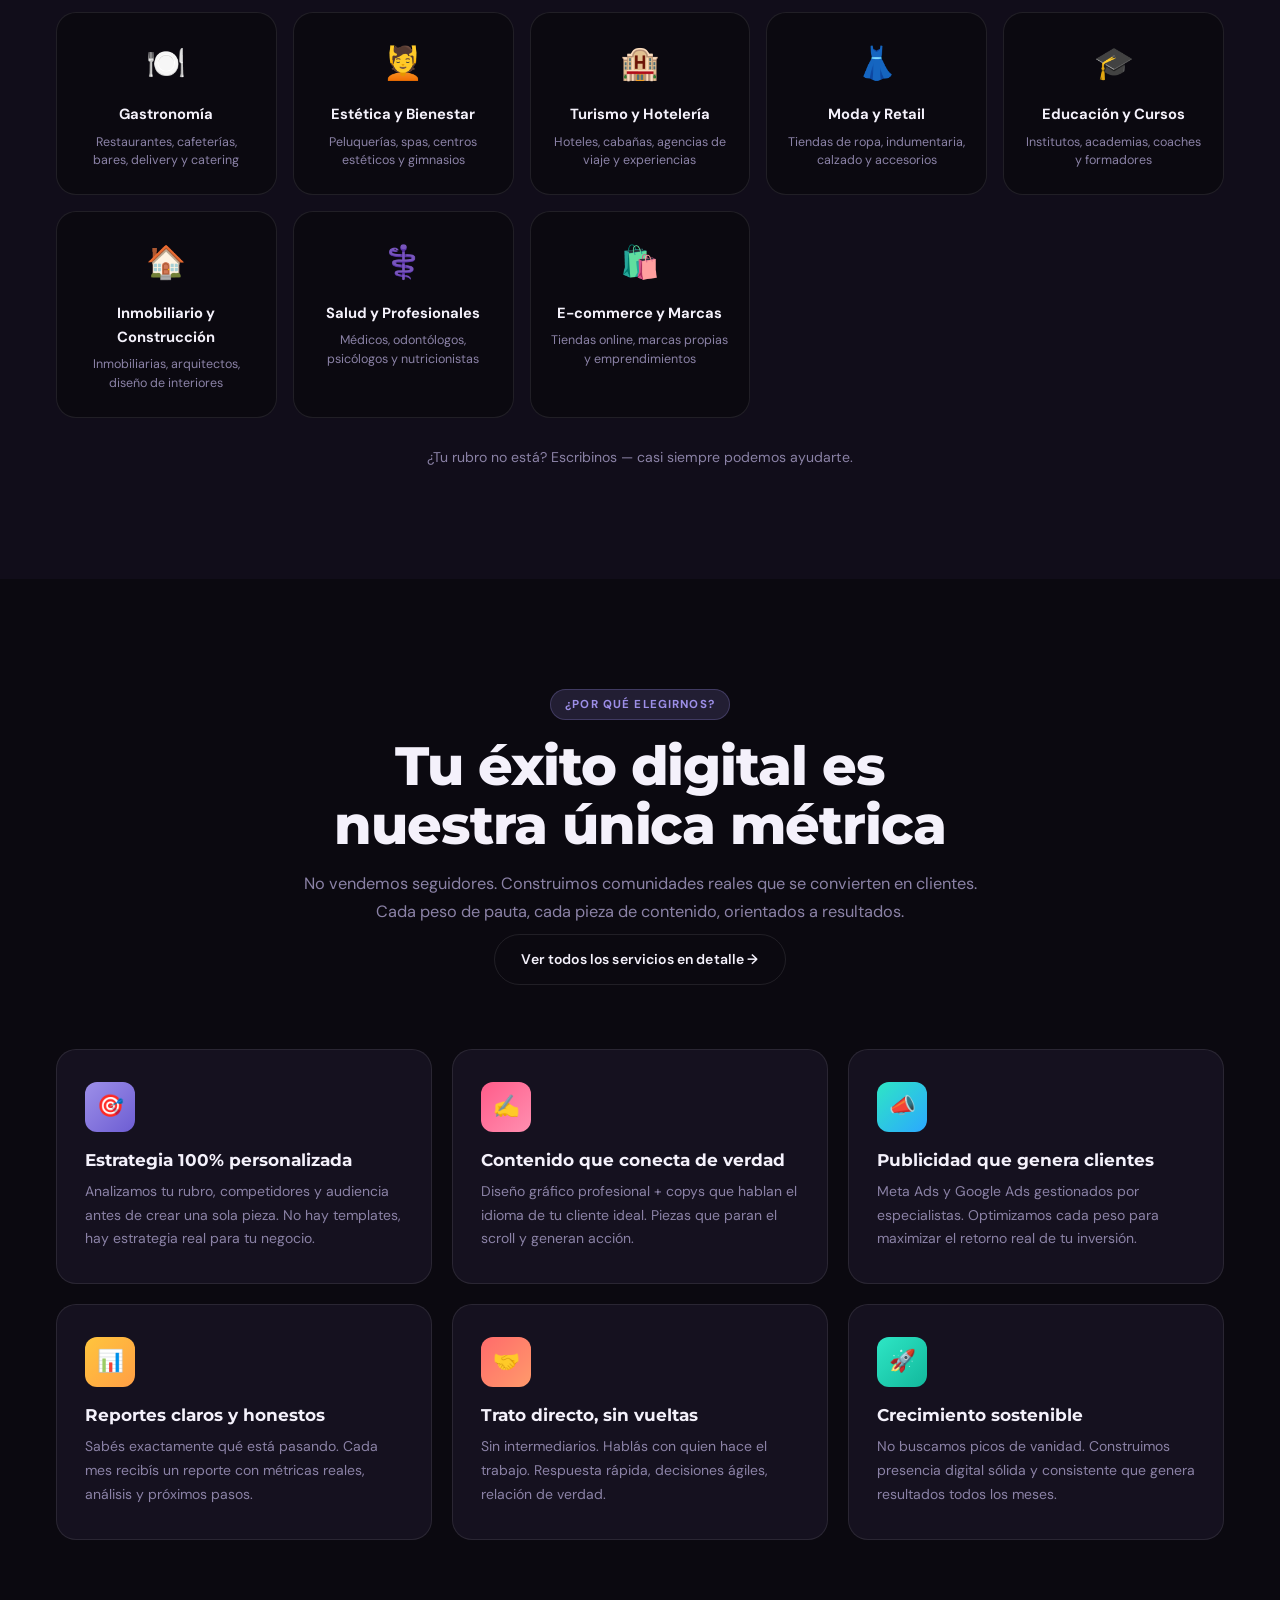
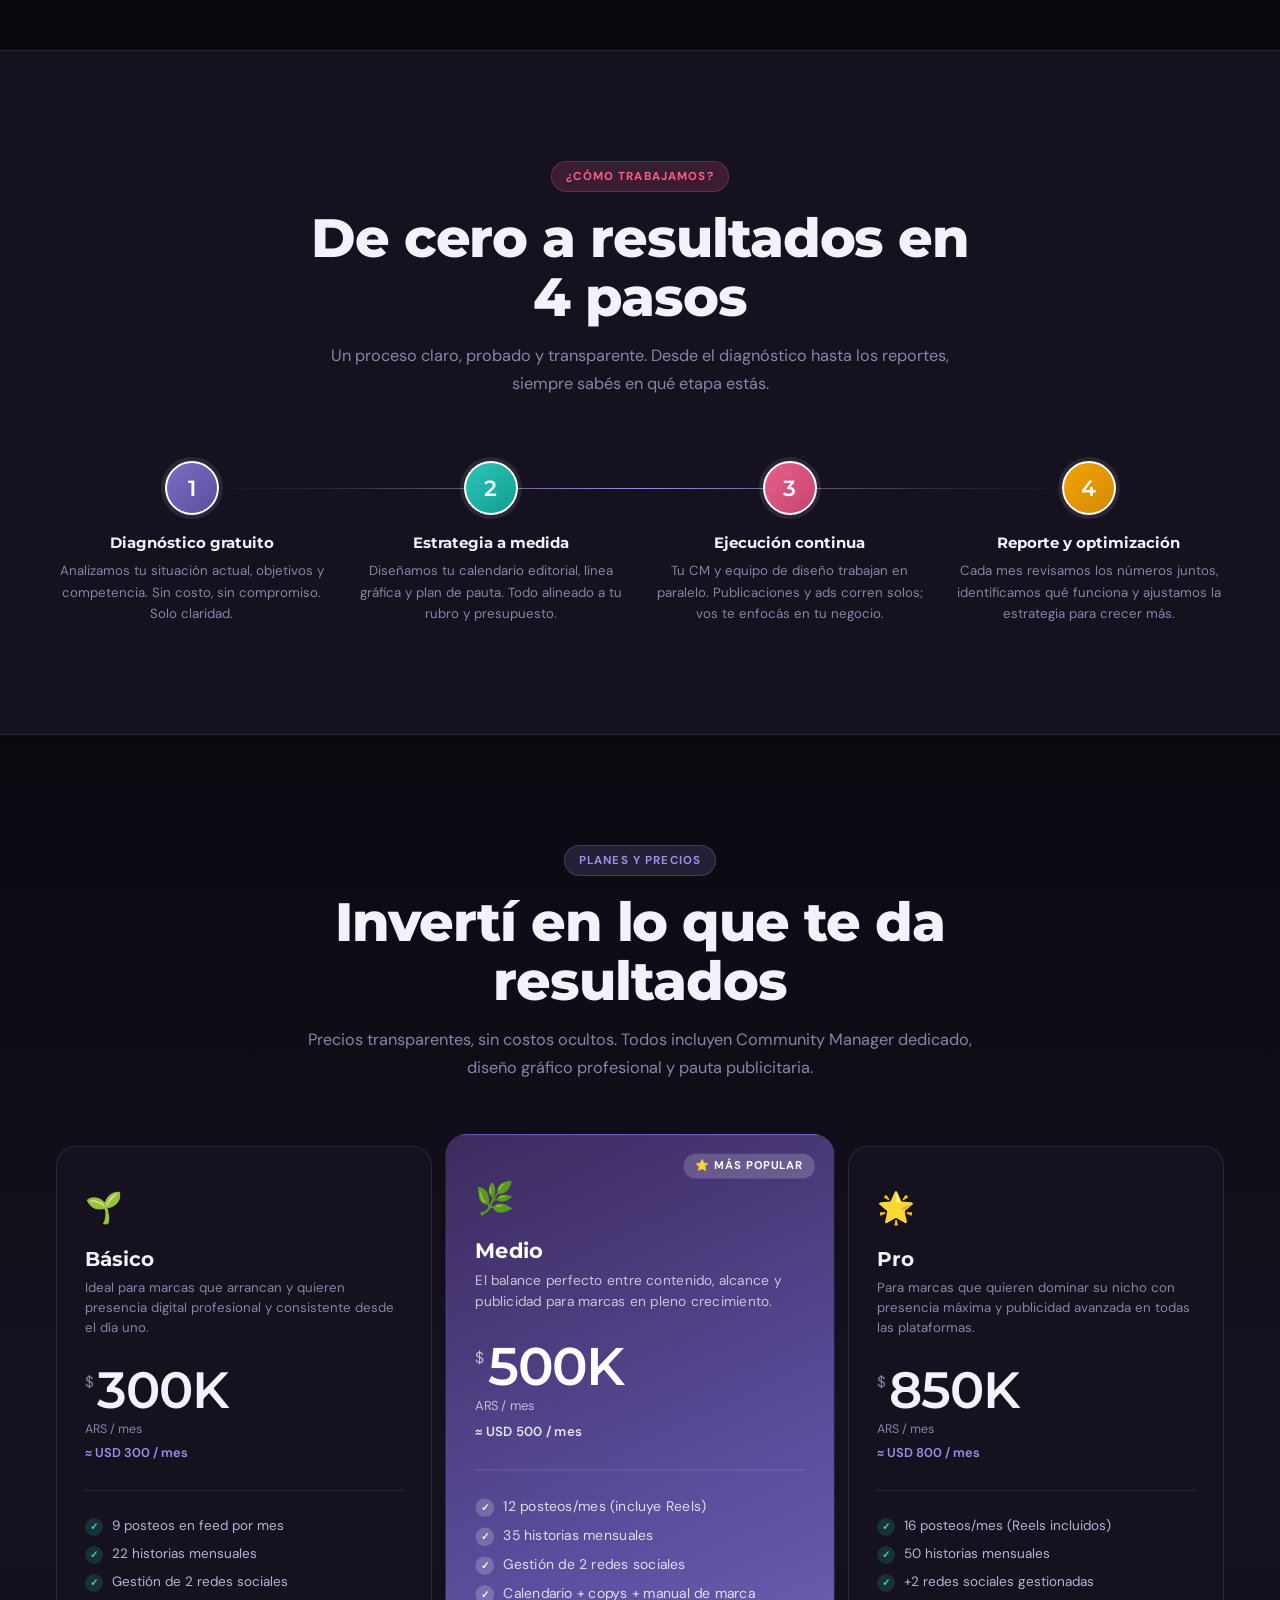
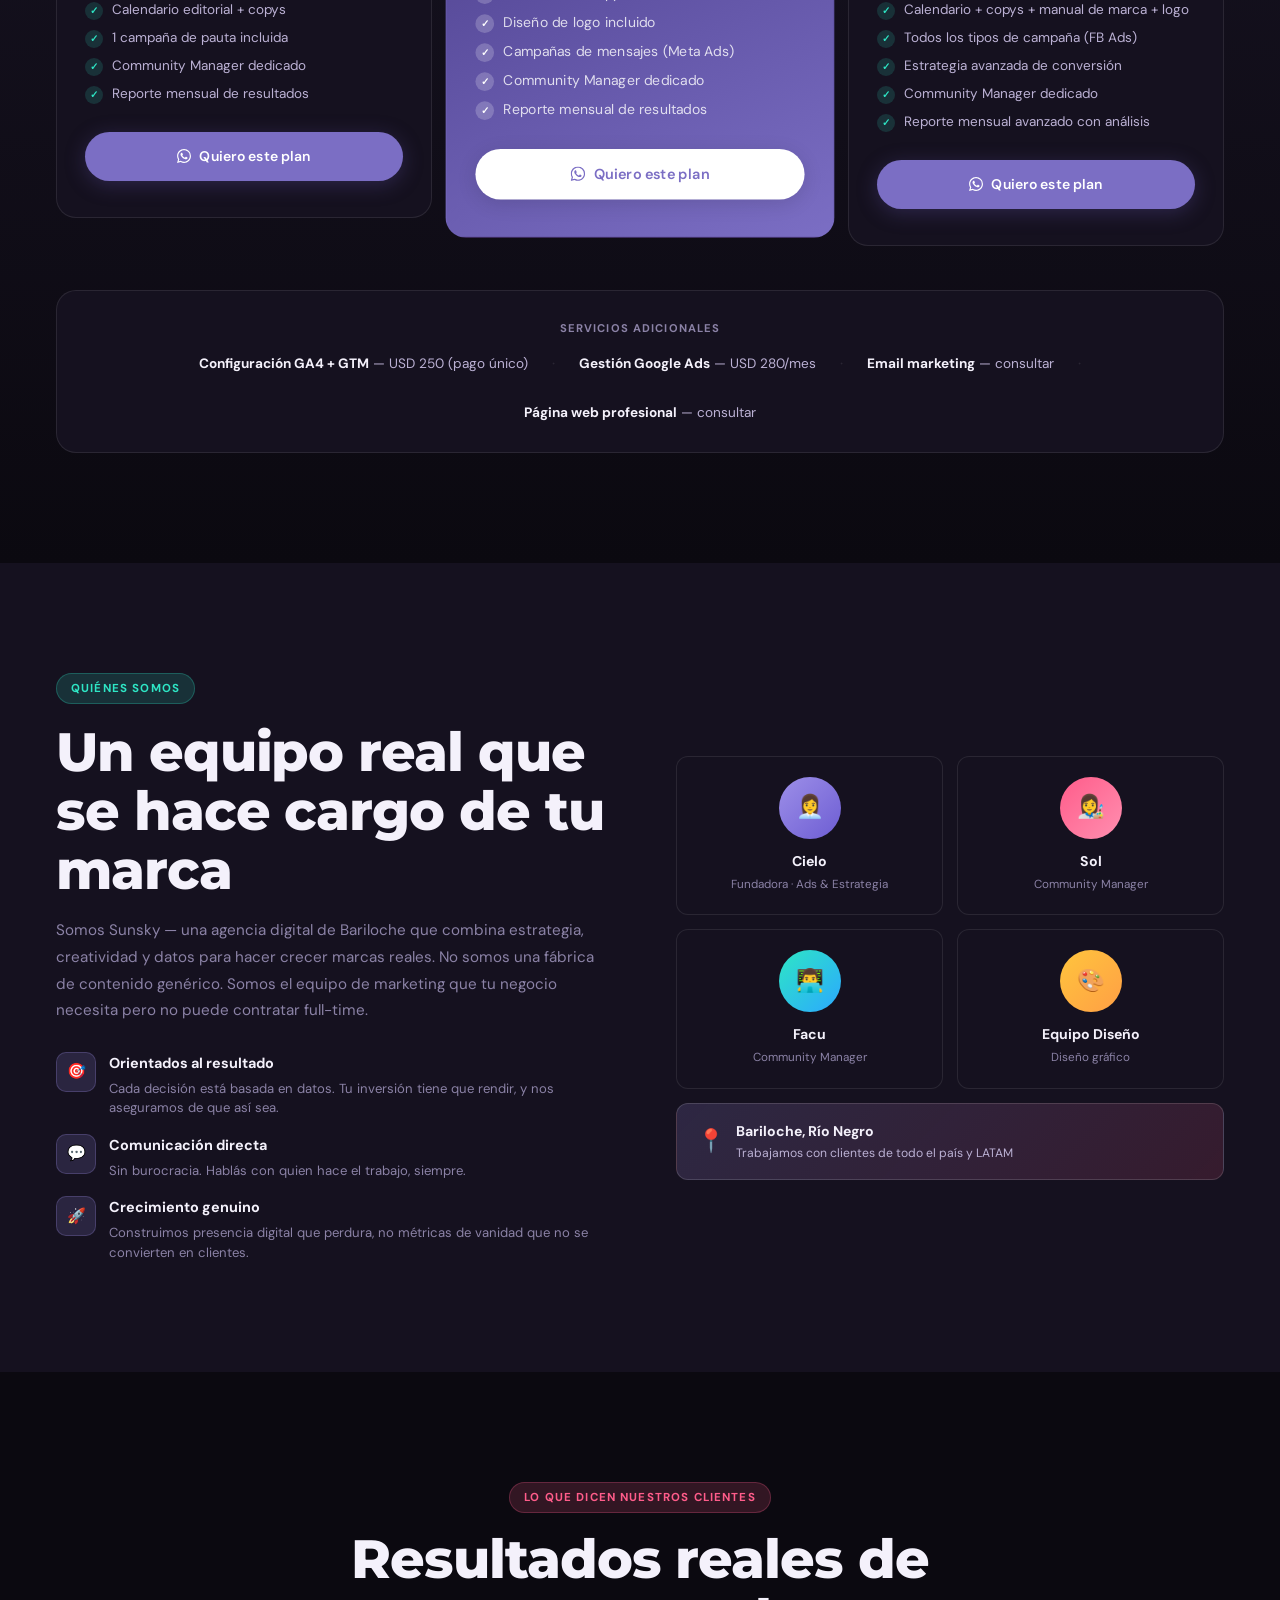
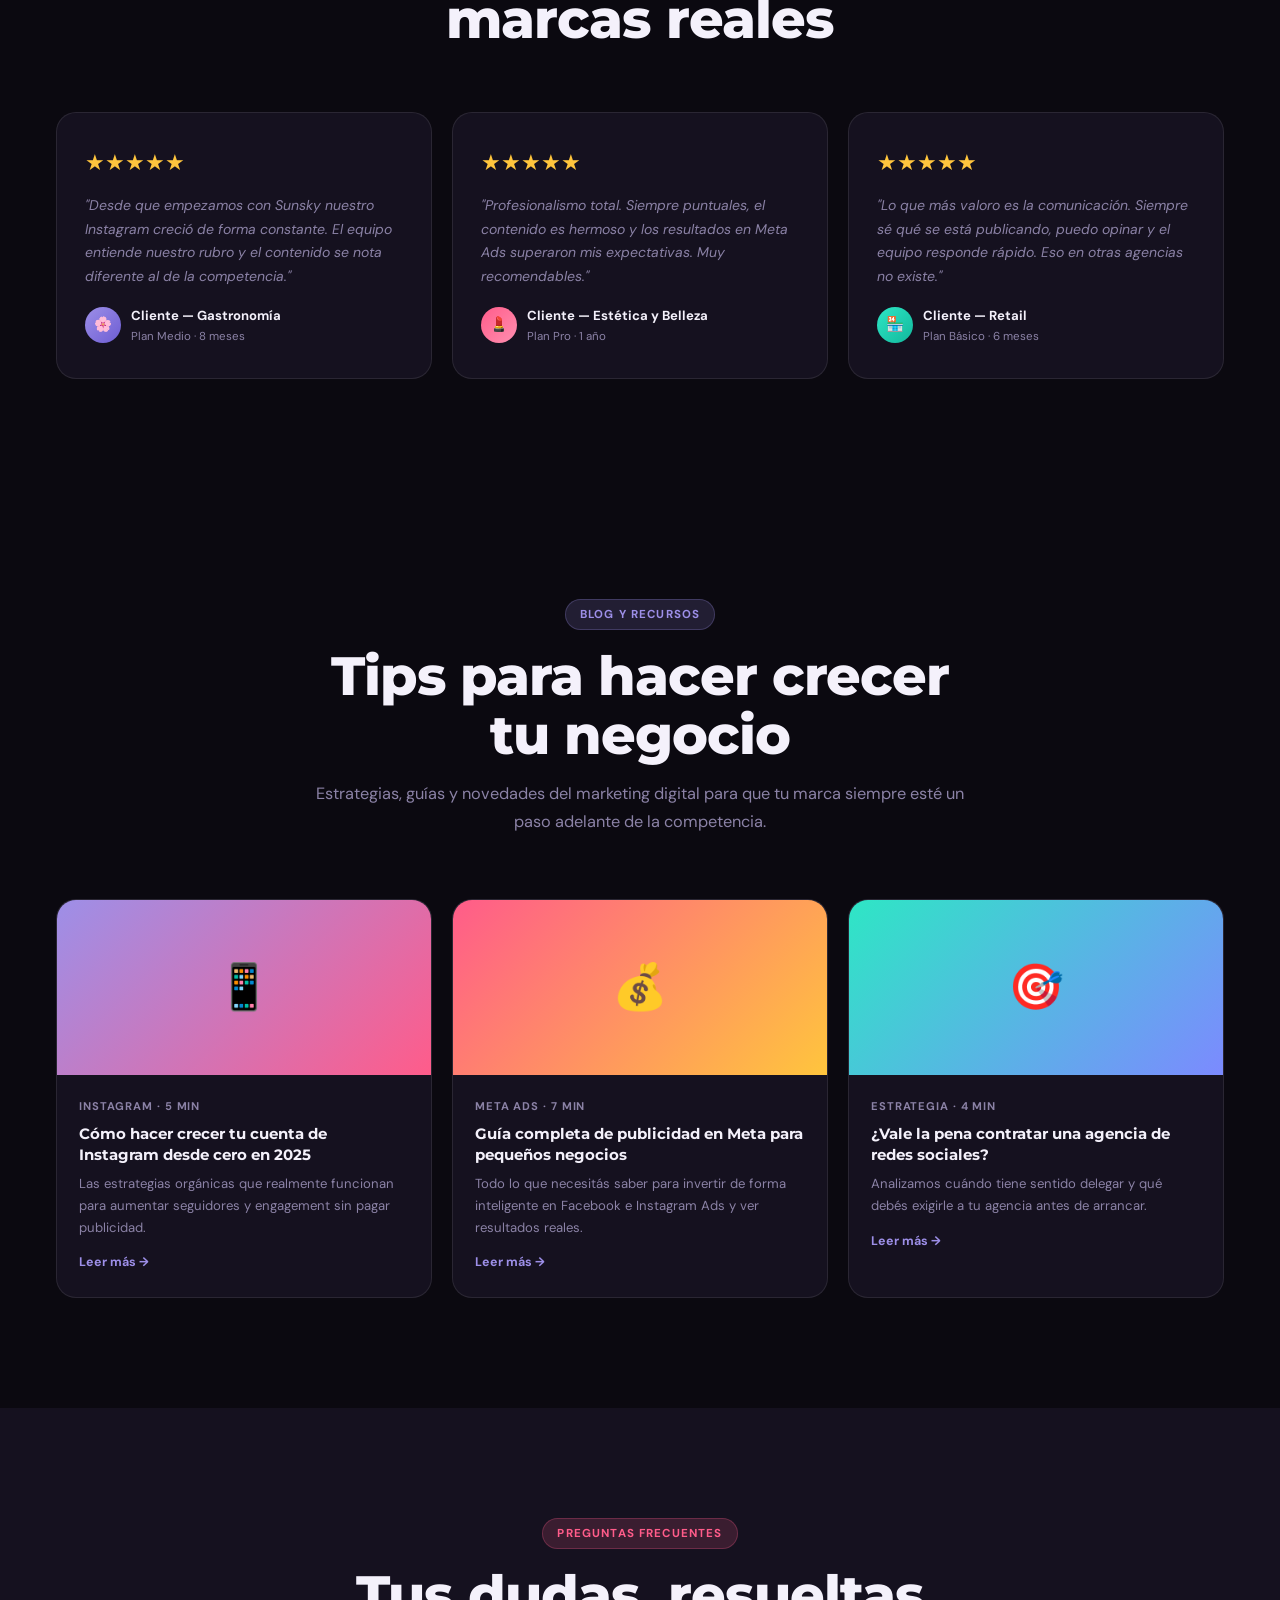
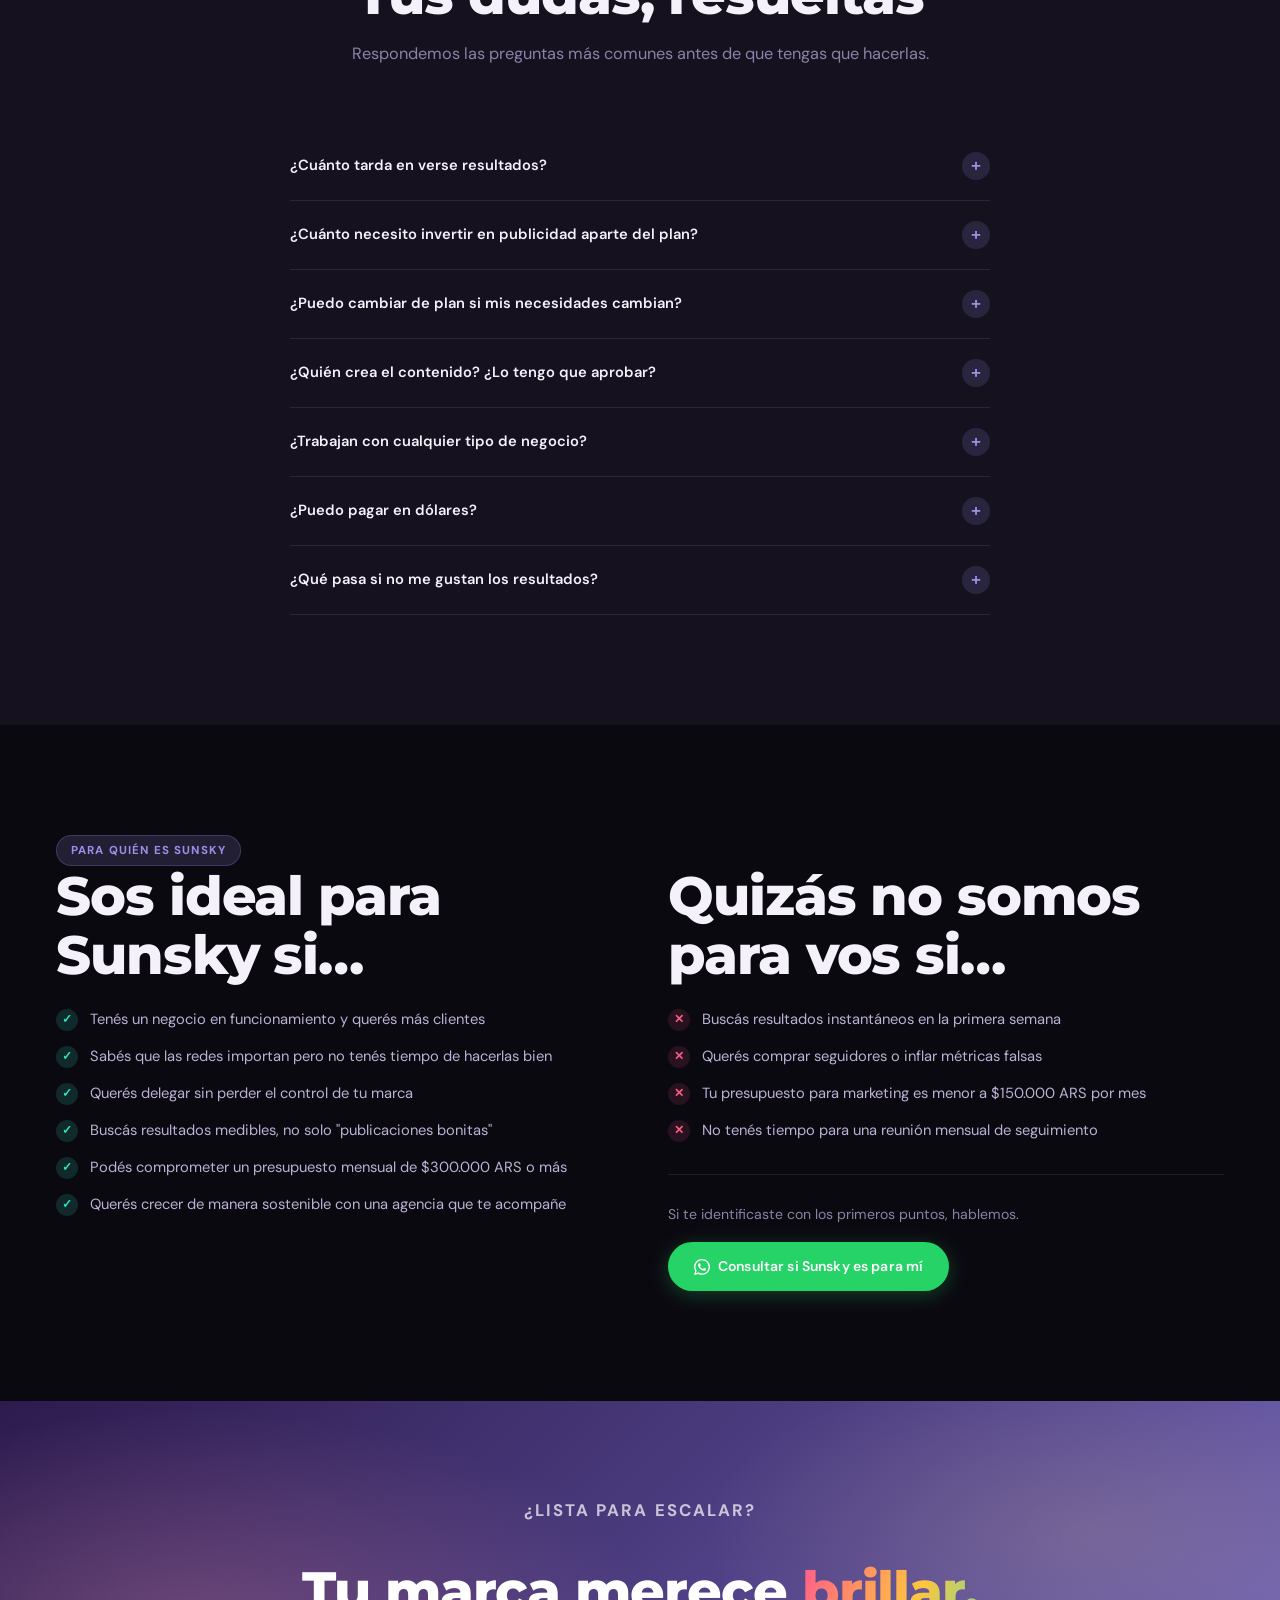
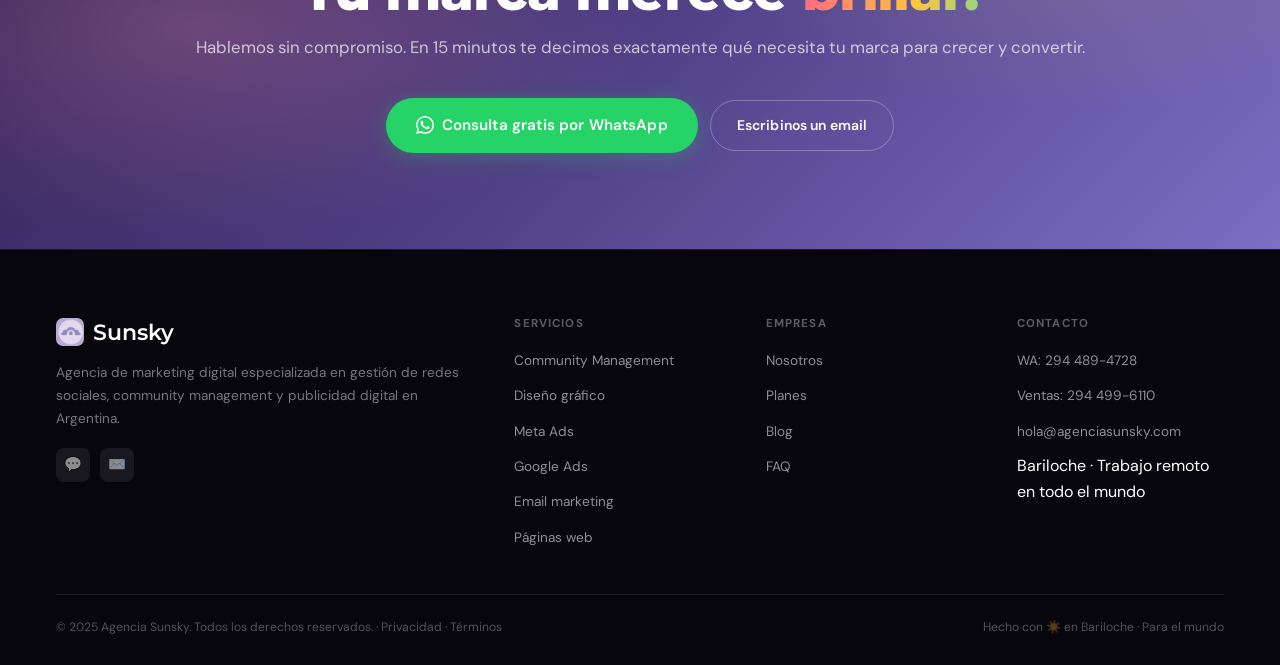
<file: blog/index.html>
<!DOCTYPE html>
<html lang="es">
<head>
  <meta charset="UTF-8">
  <meta name="viewport" content="width=device-width, initial-scale=1.0">
  <script>
    sessionStorage.setItem('goToSection', 'blog');
    window.location.replace('/');
  </script>
</head>
<body></body>
</html>
</file>
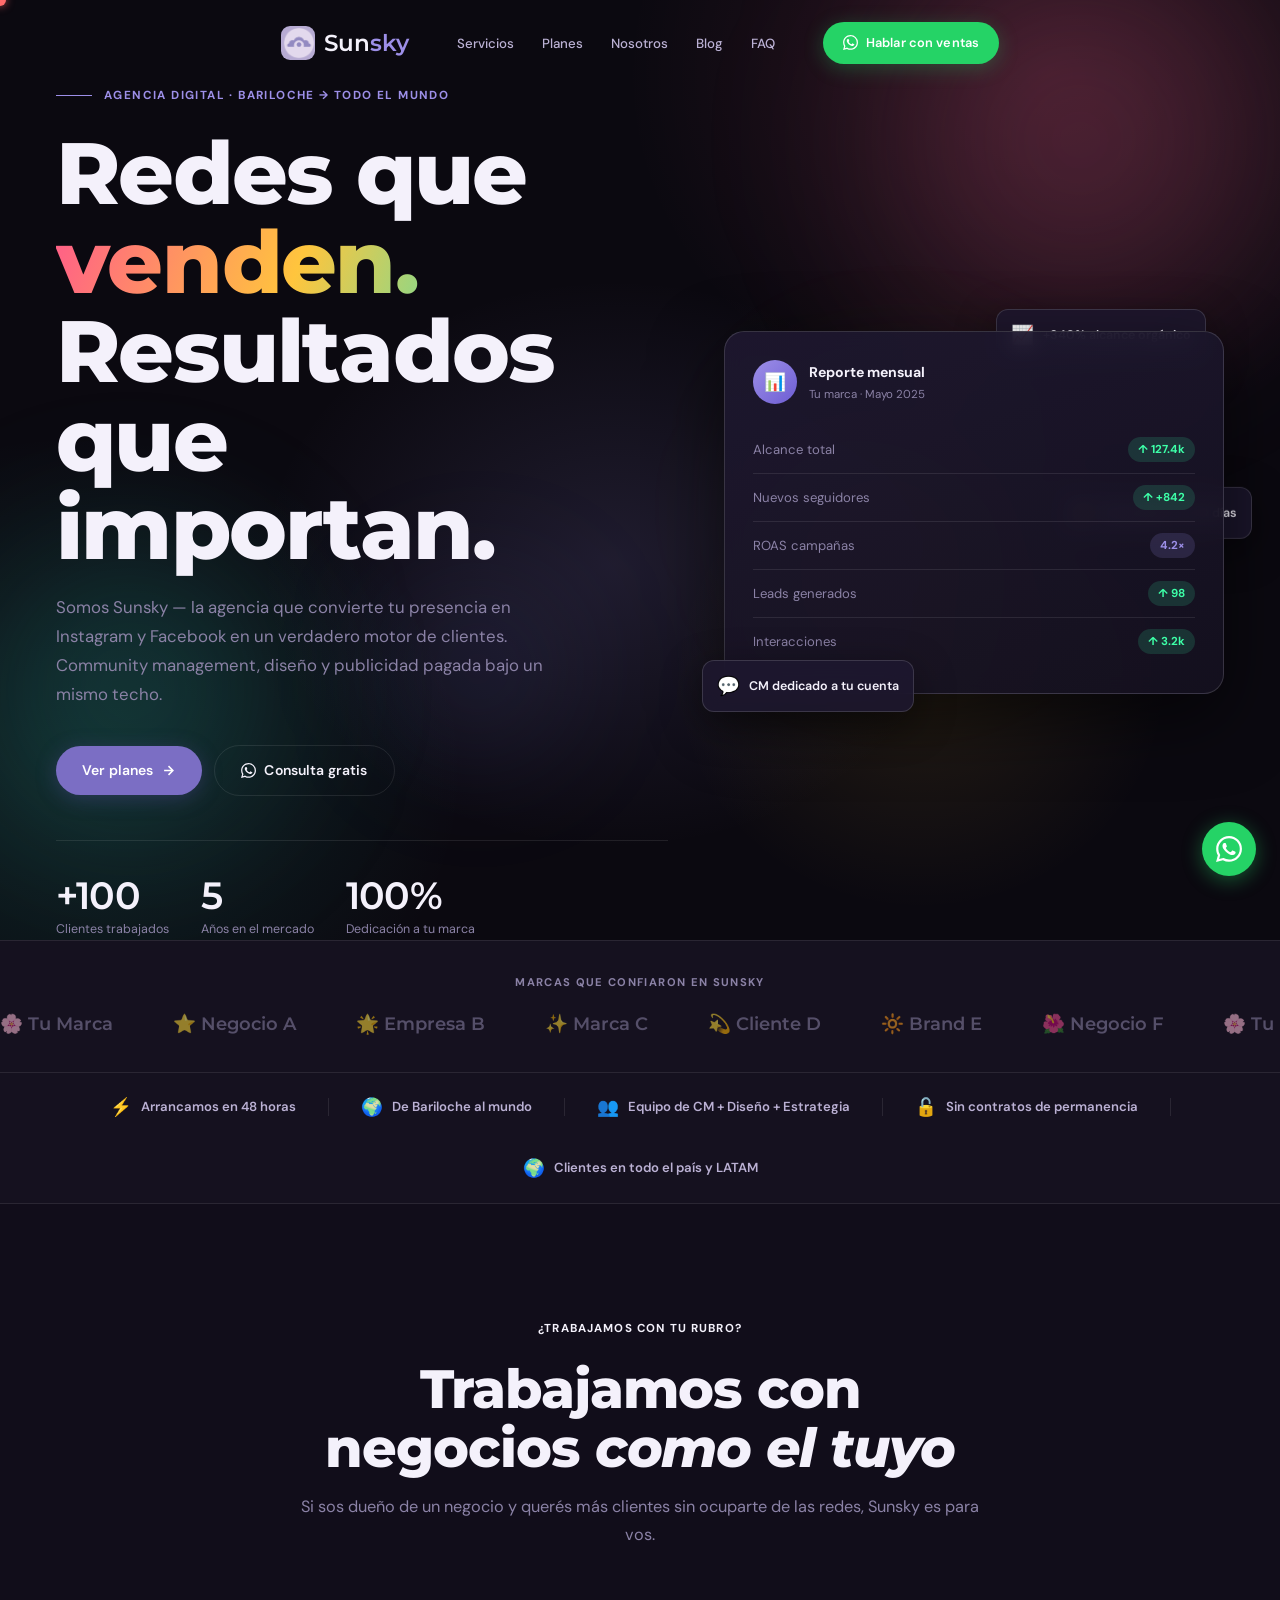
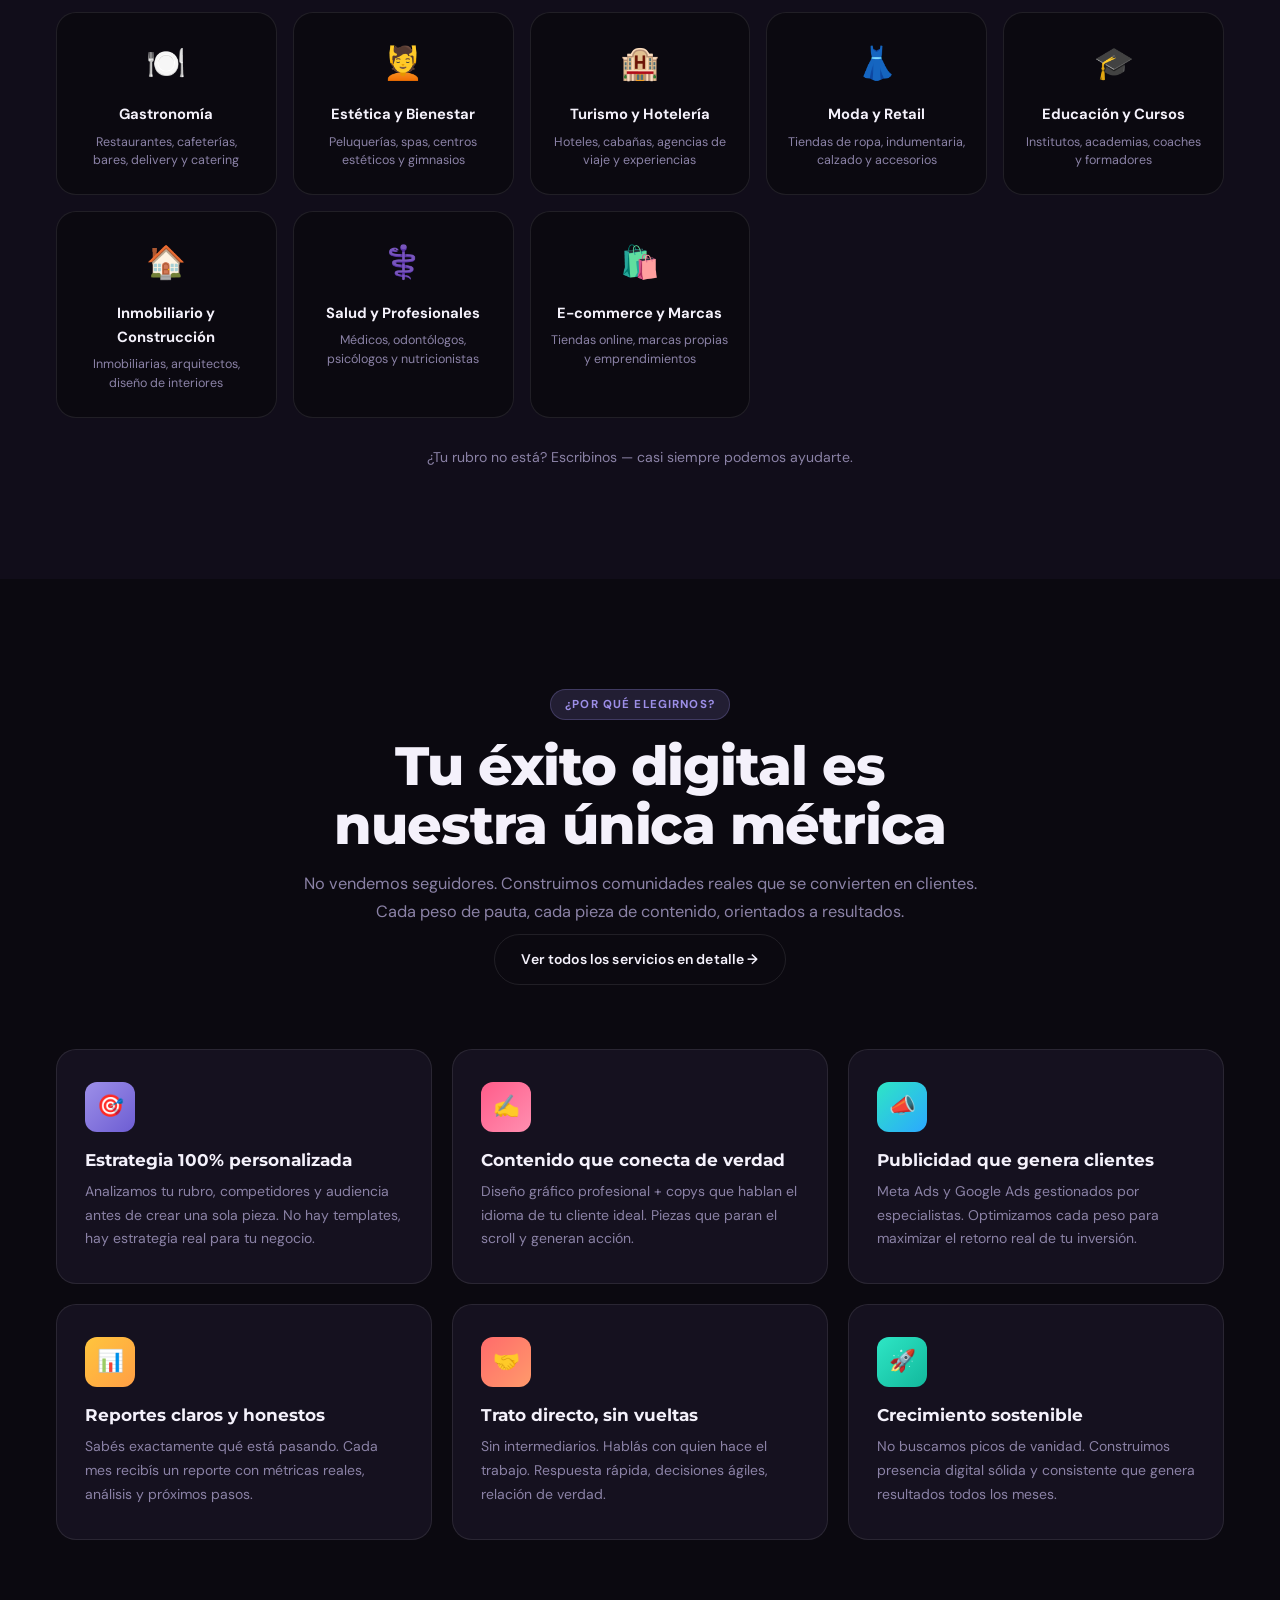
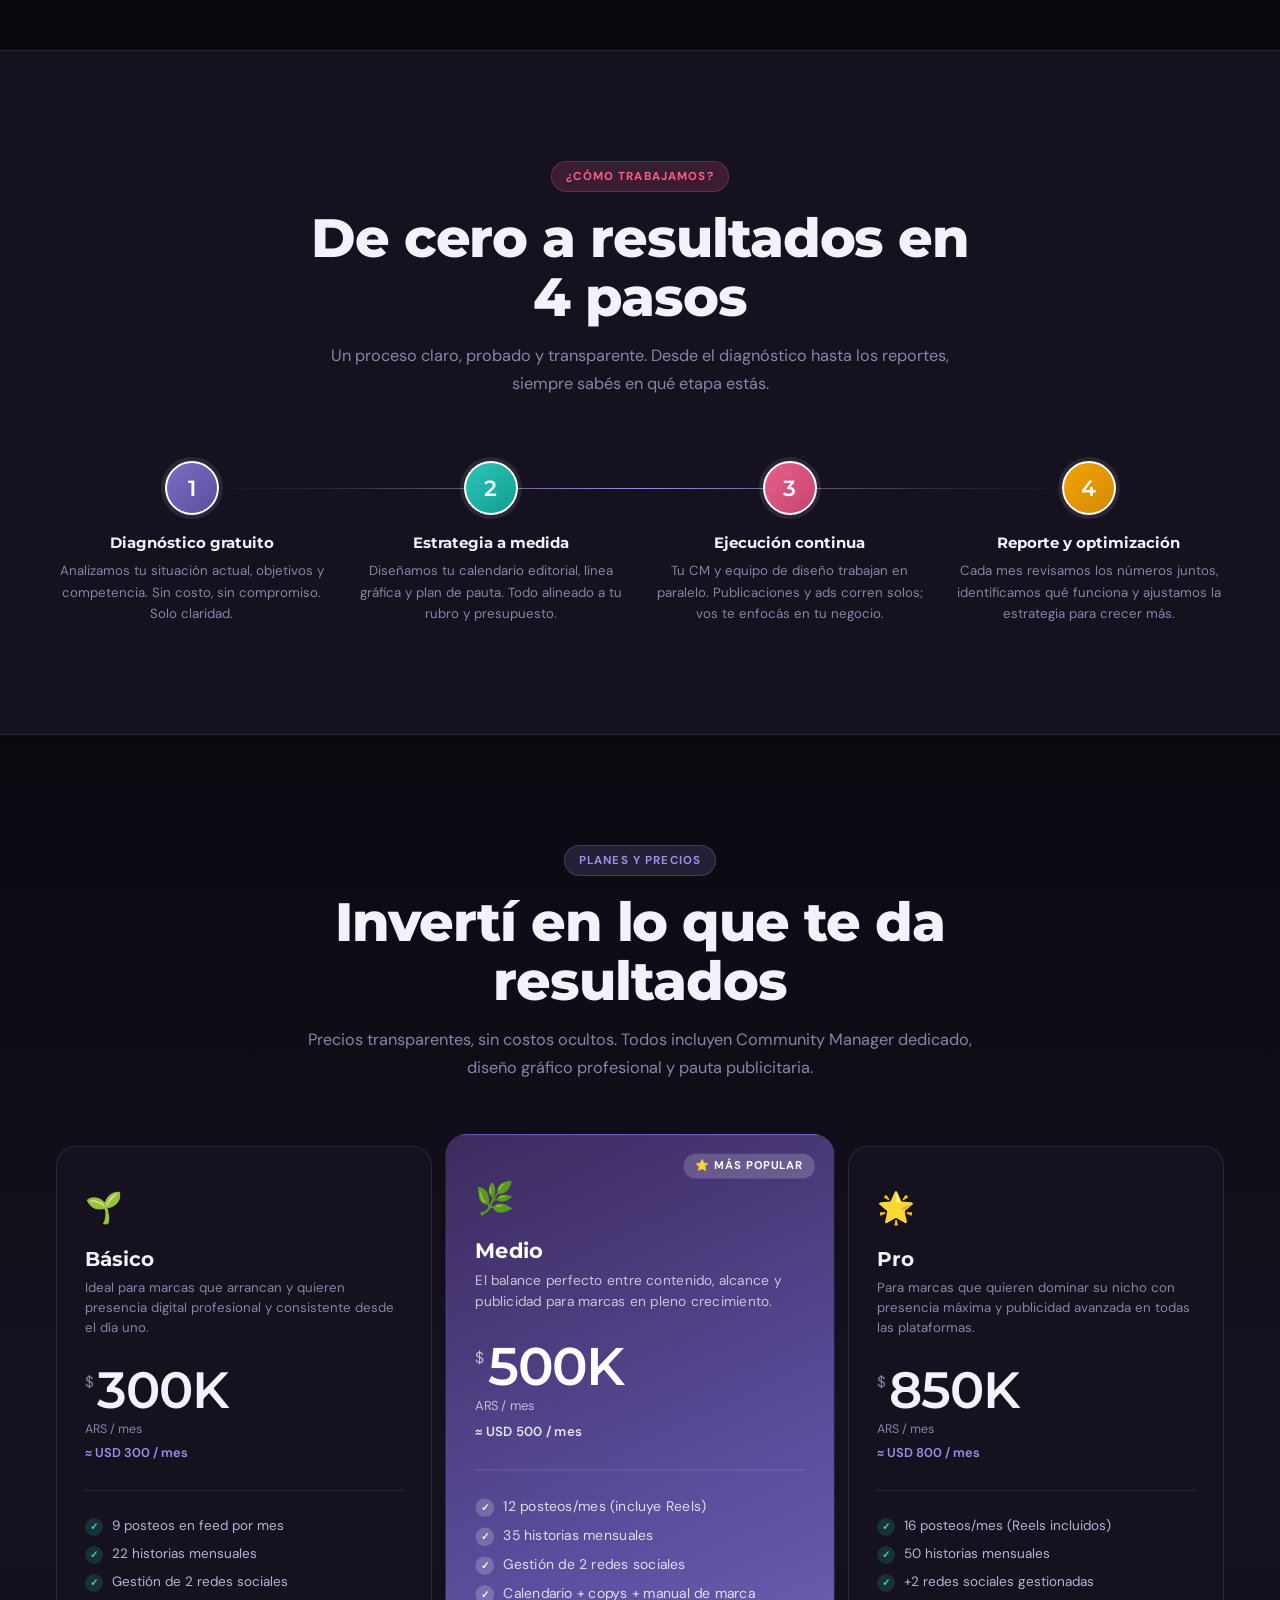
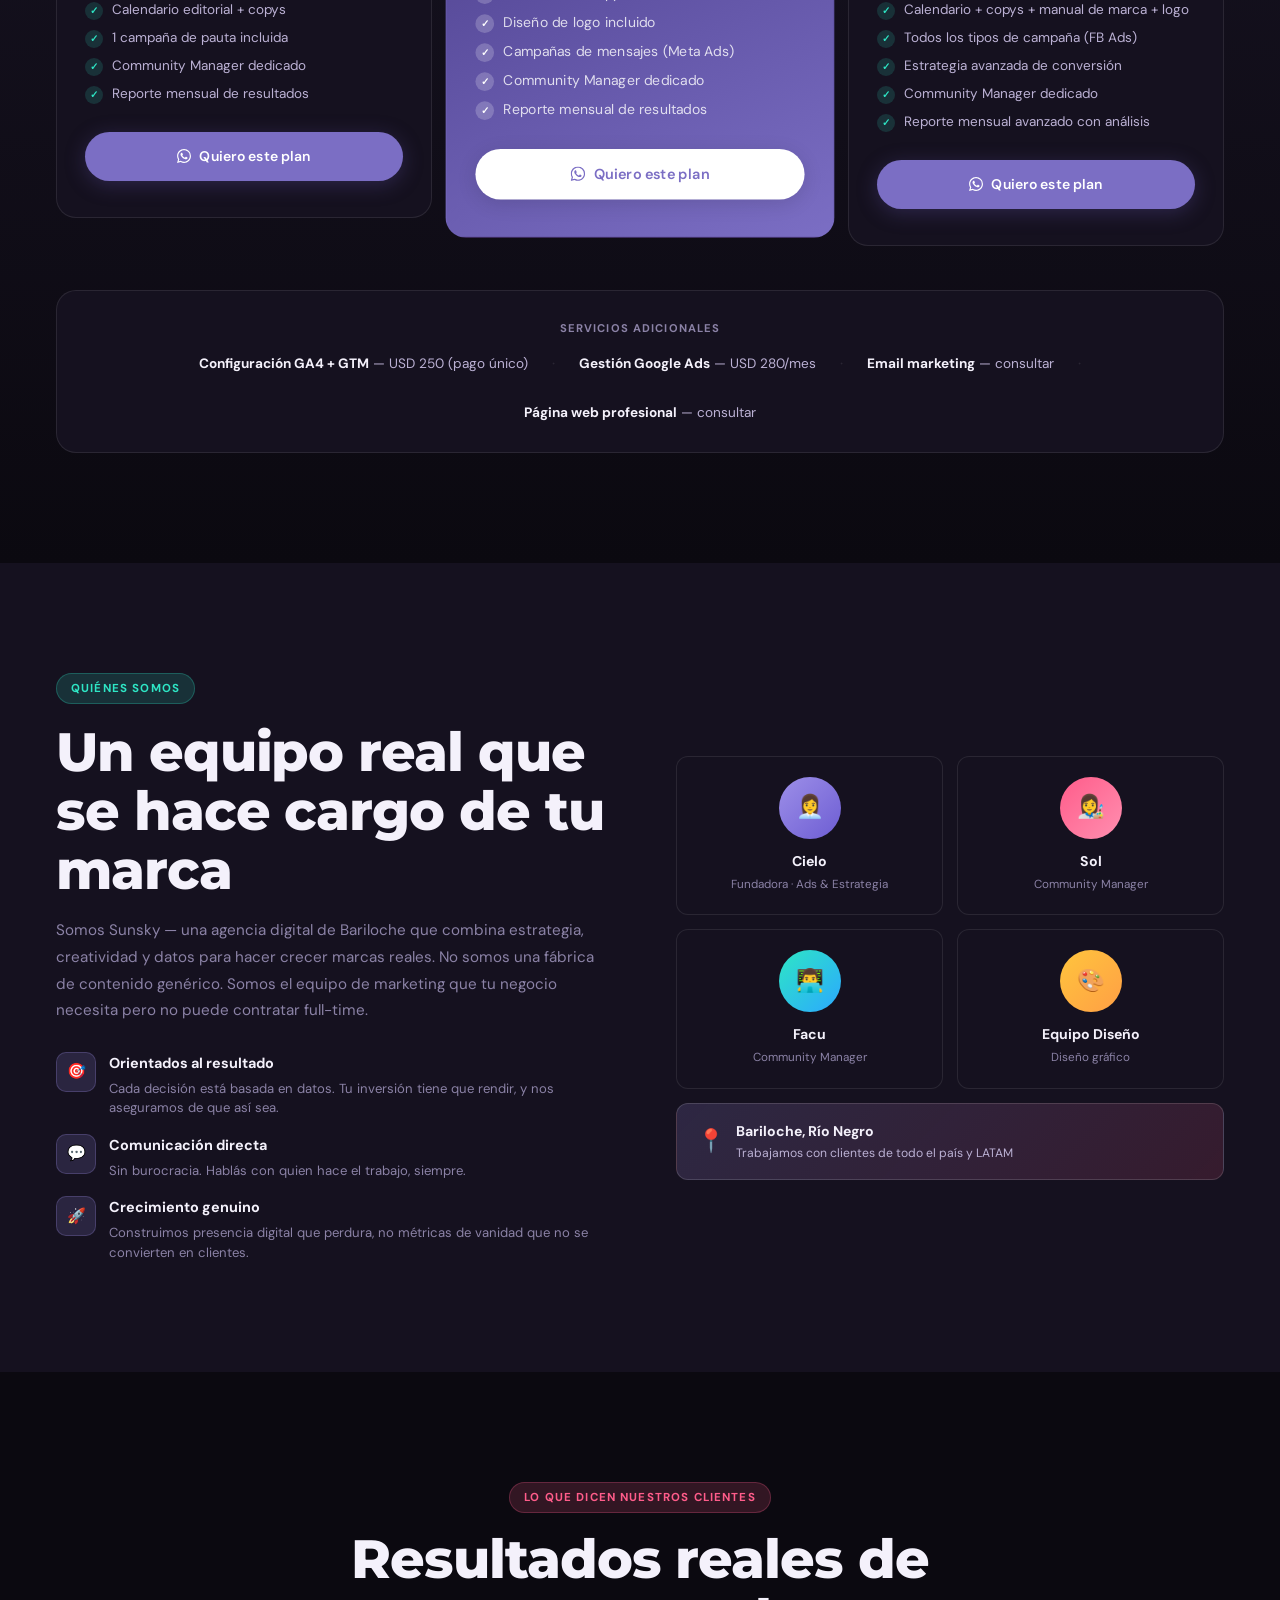
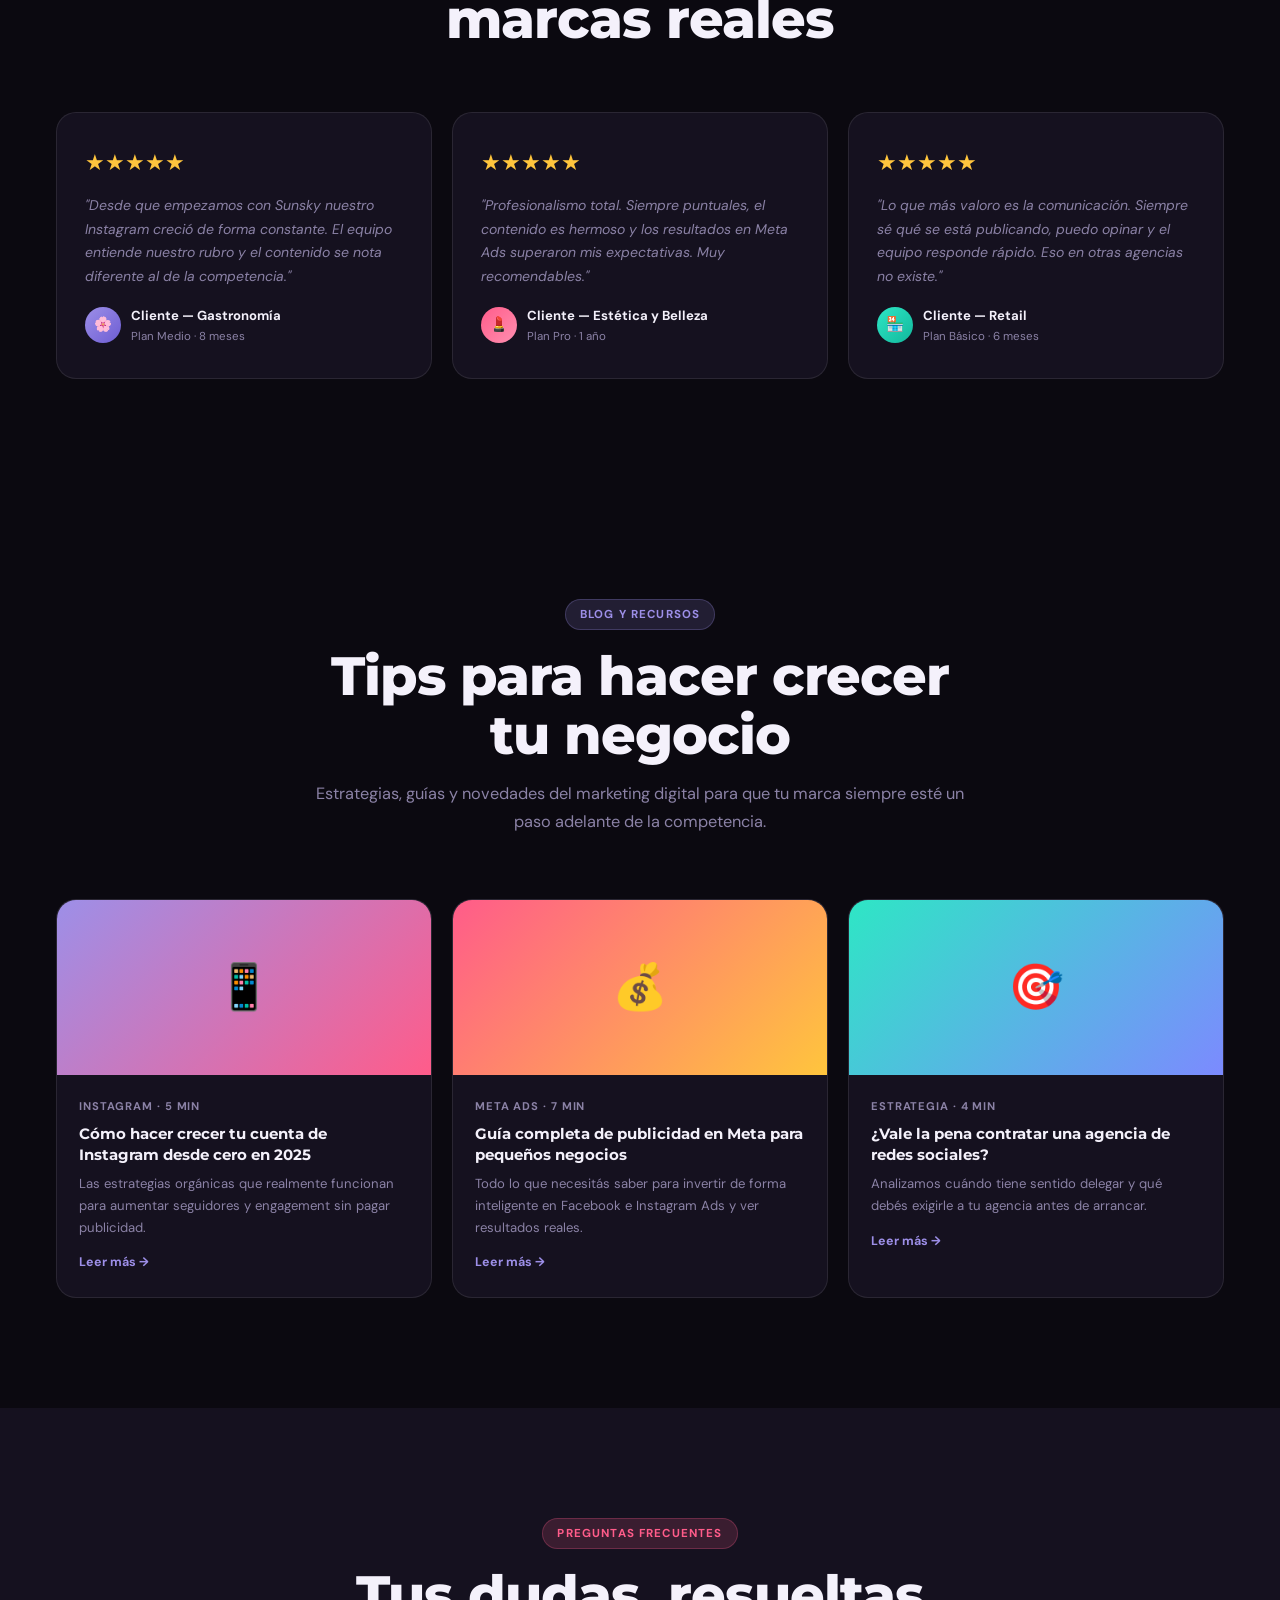
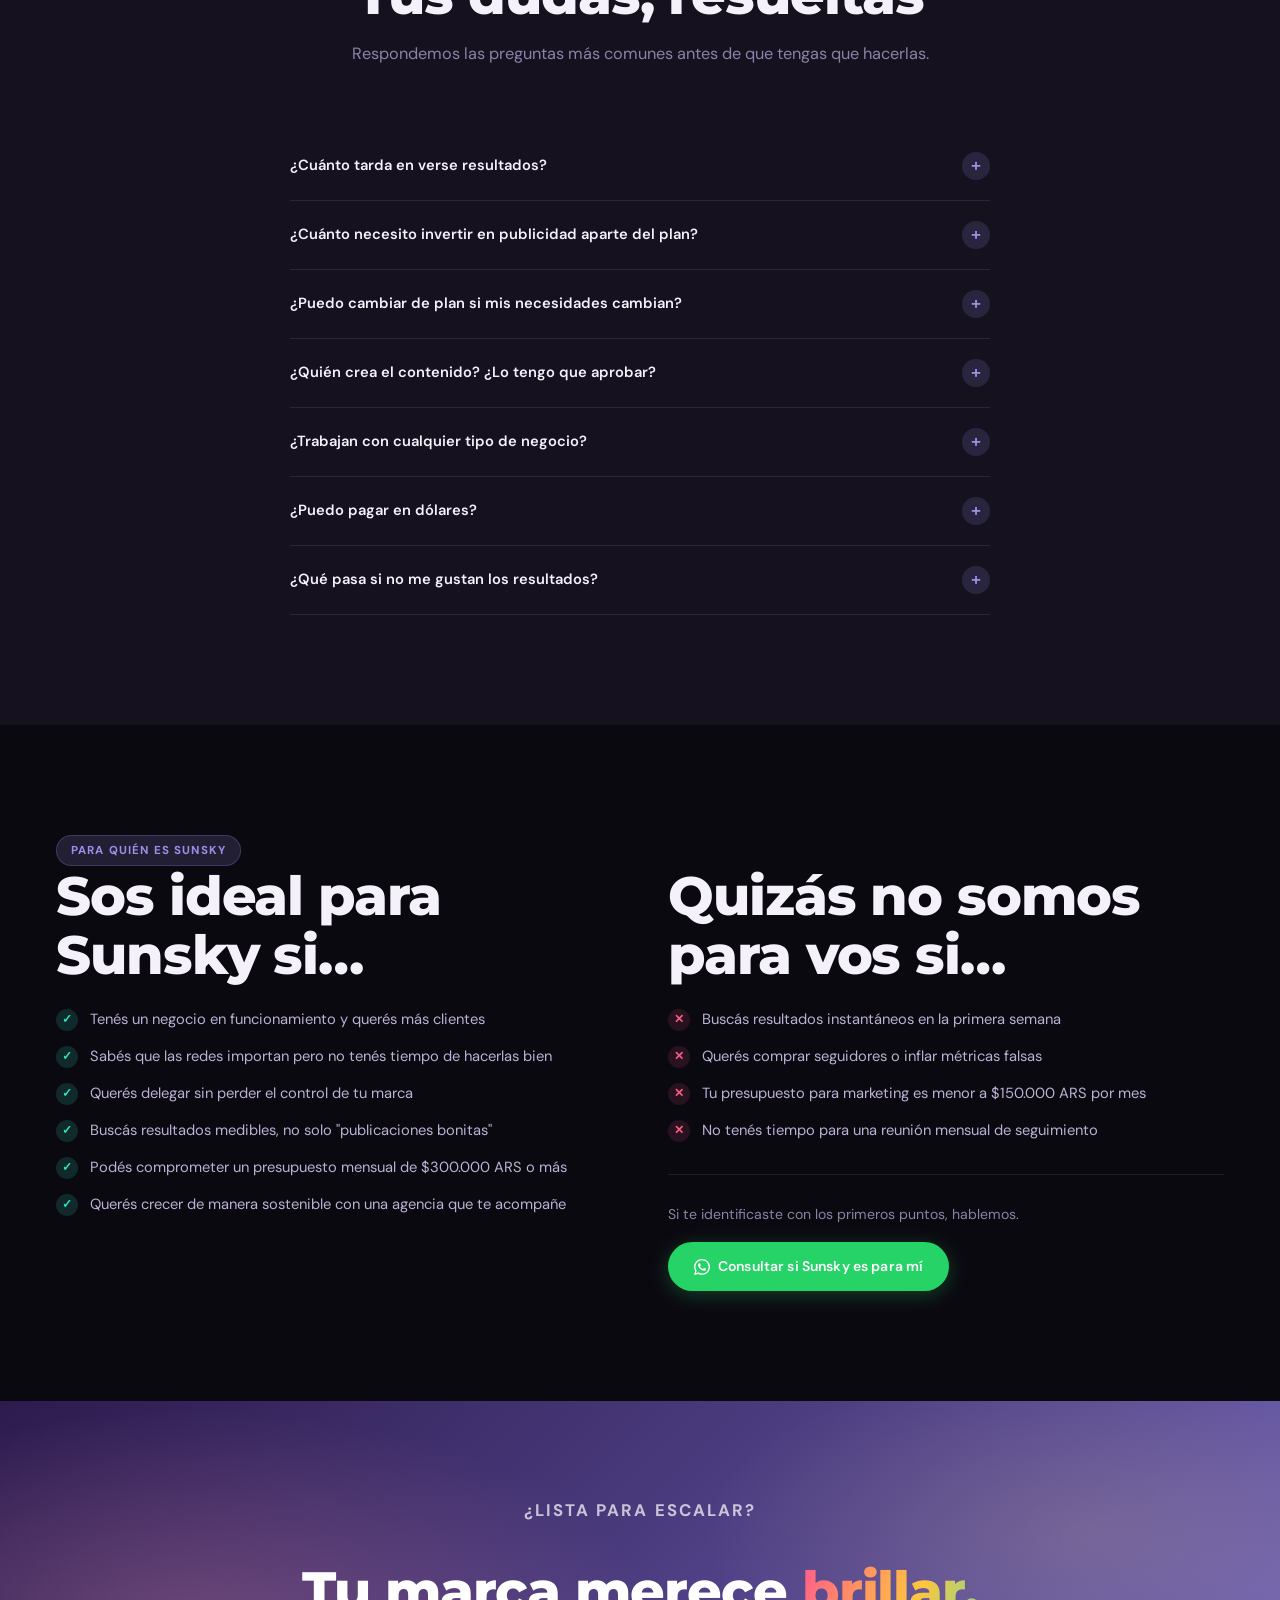
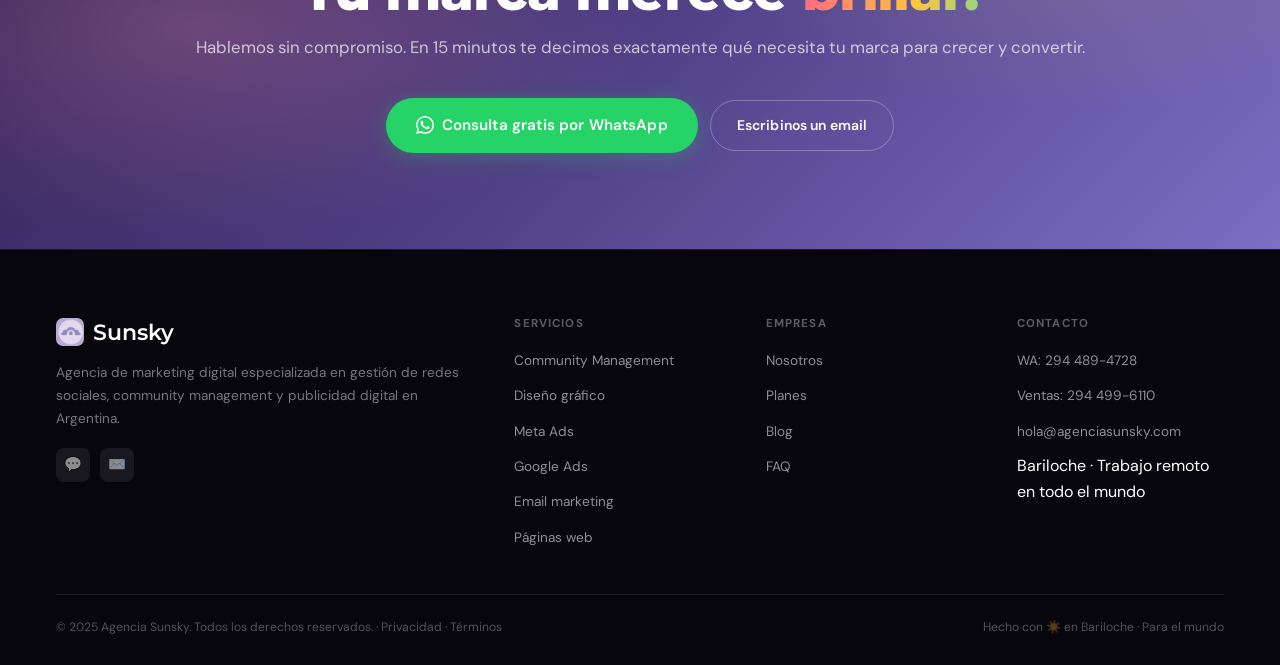
<file: faq/index.html>
<!DOCTYPE html>
<html lang="es">
<head>
  <meta charset="UTF-8">
  <meta name="viewport" content="width=device-width, initial-scale=1.0">
  <script>
    sessionStorage.setItem('goToSection', 'faq');
    window.location.replace('/');
  </script>
</head>
<body></body>
</html>
</file>
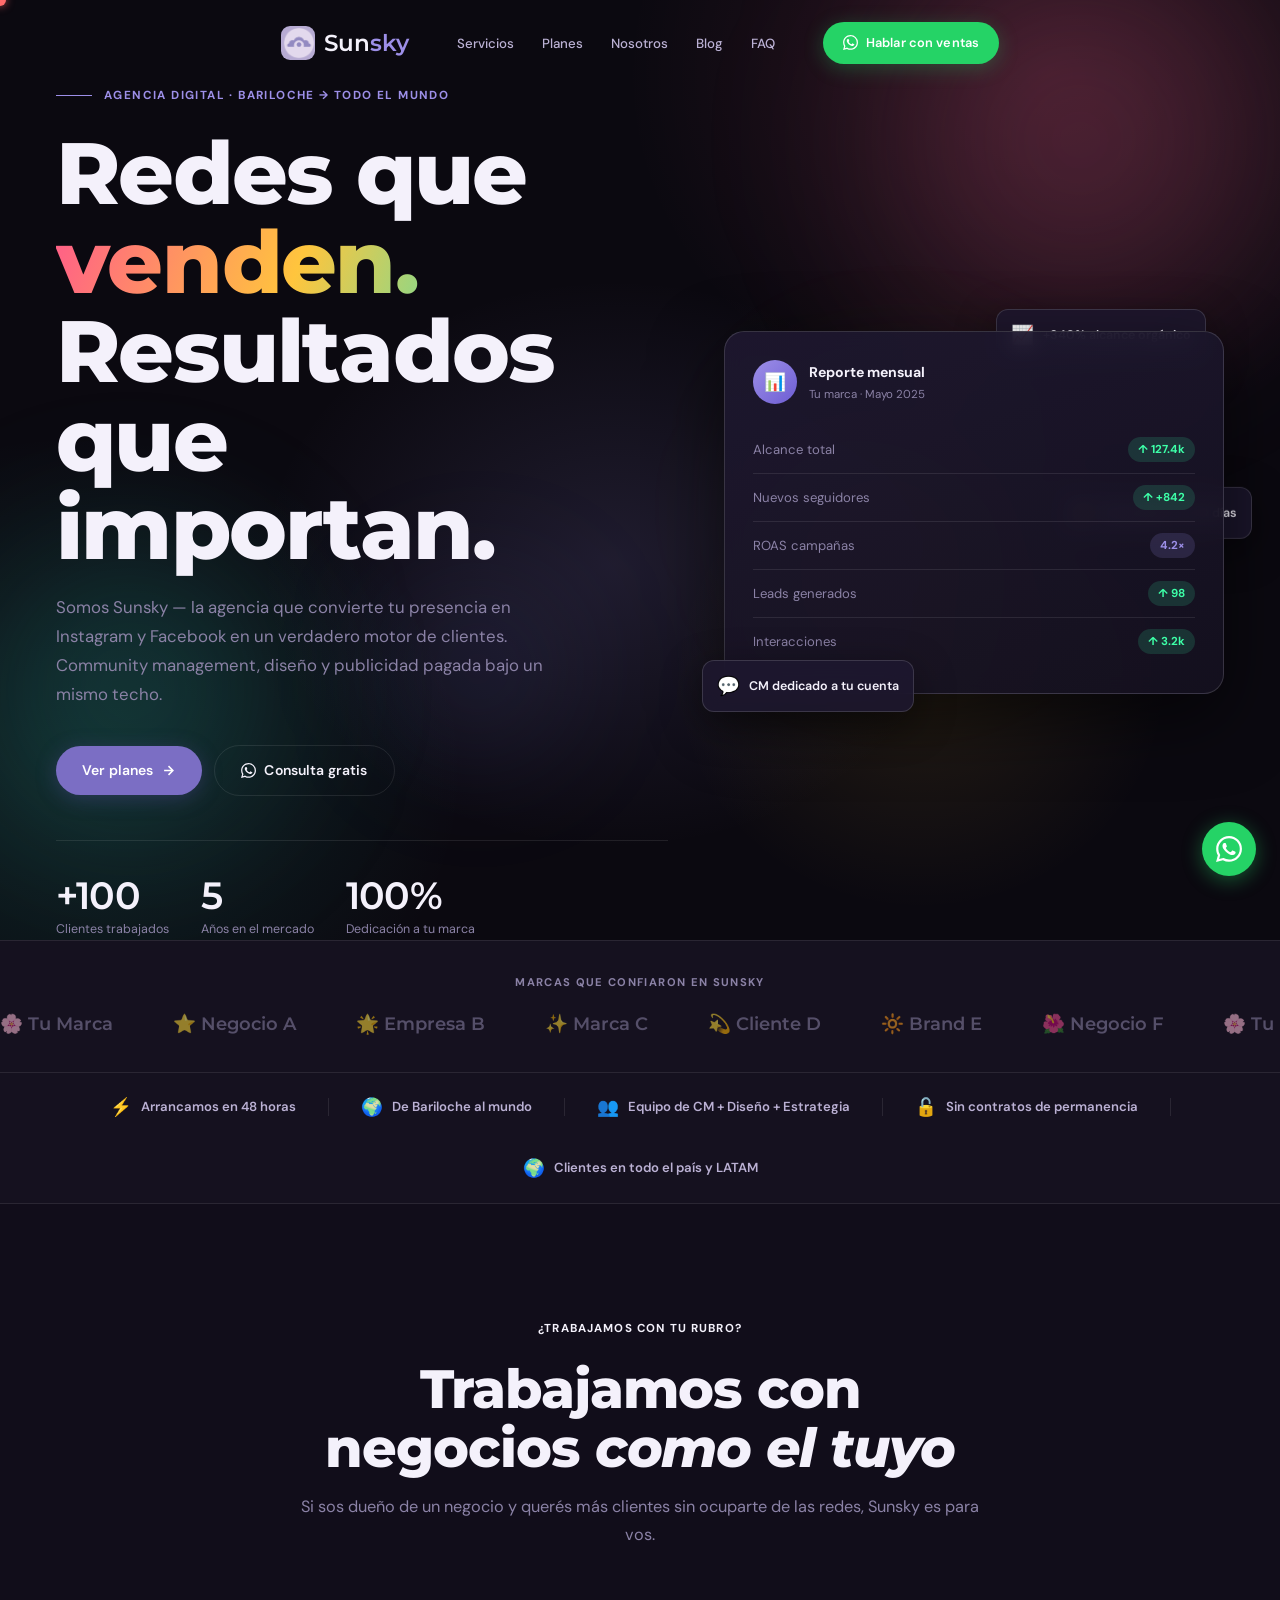
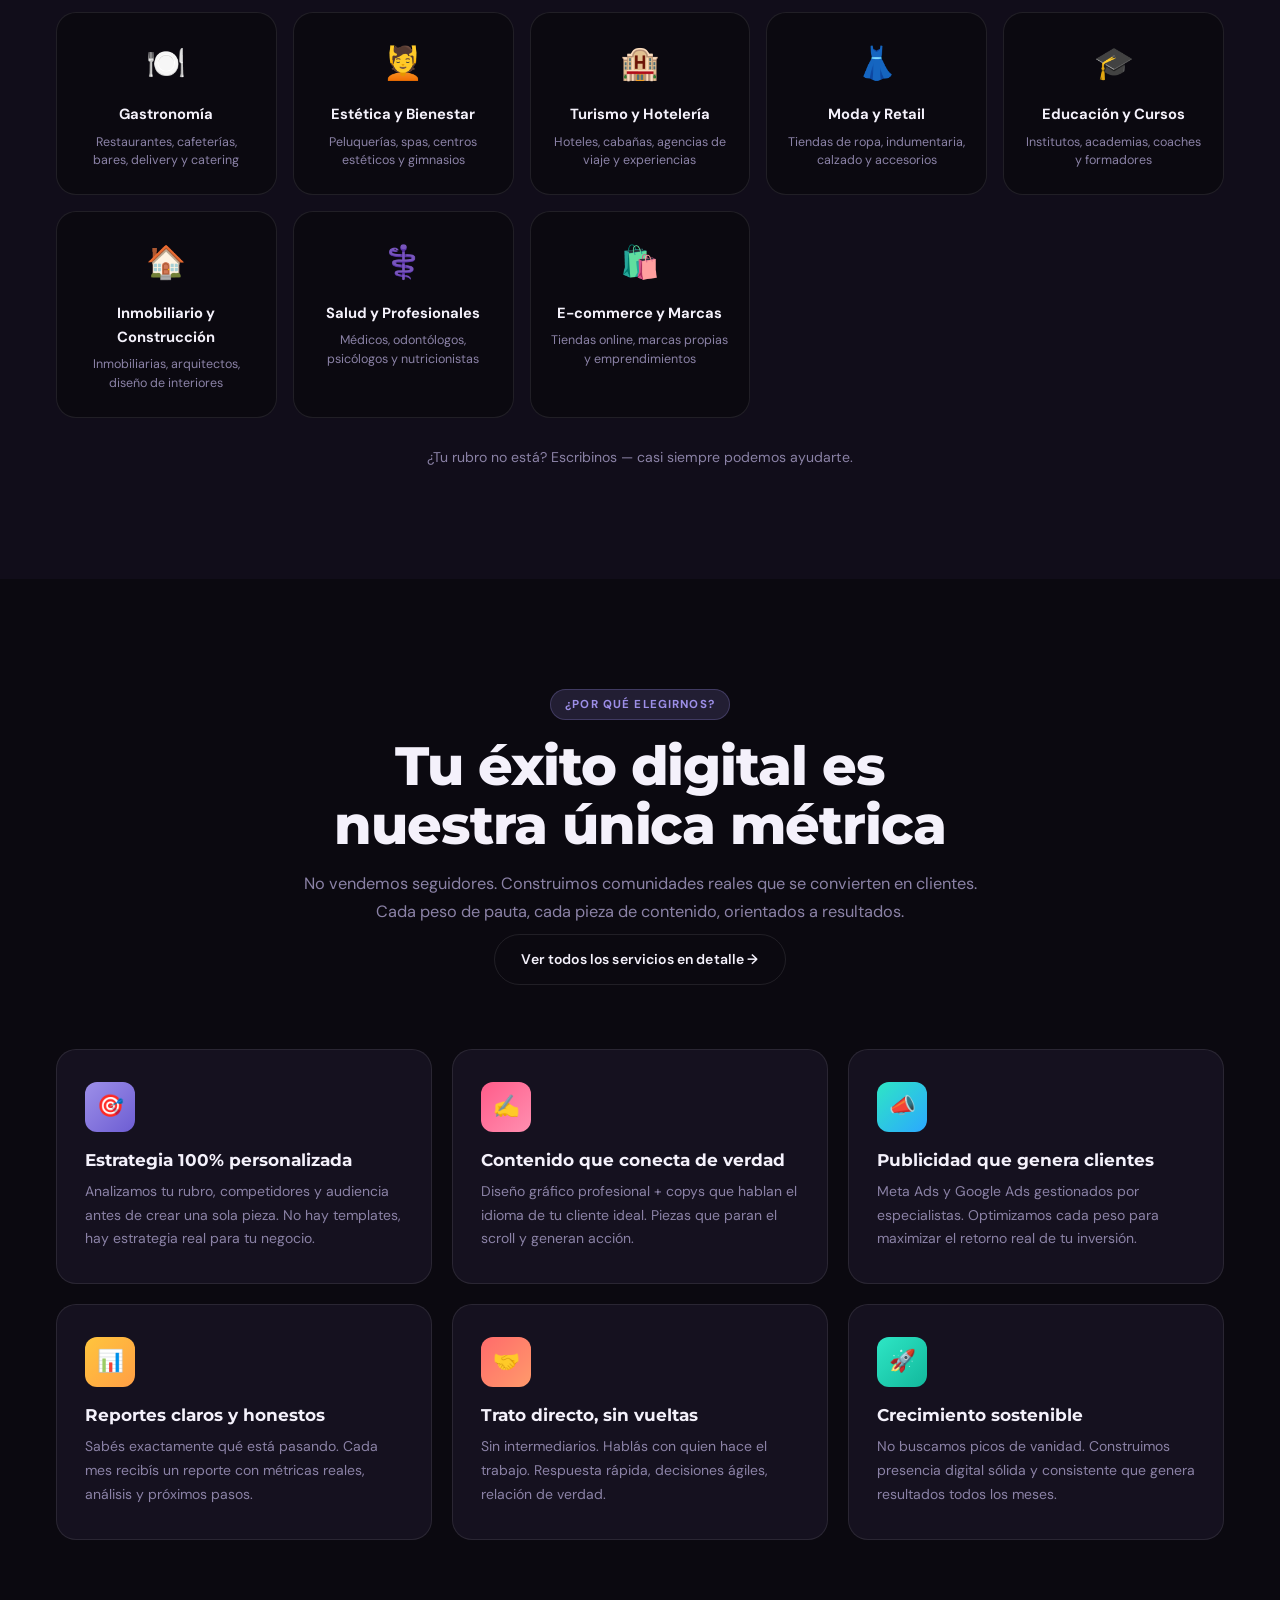
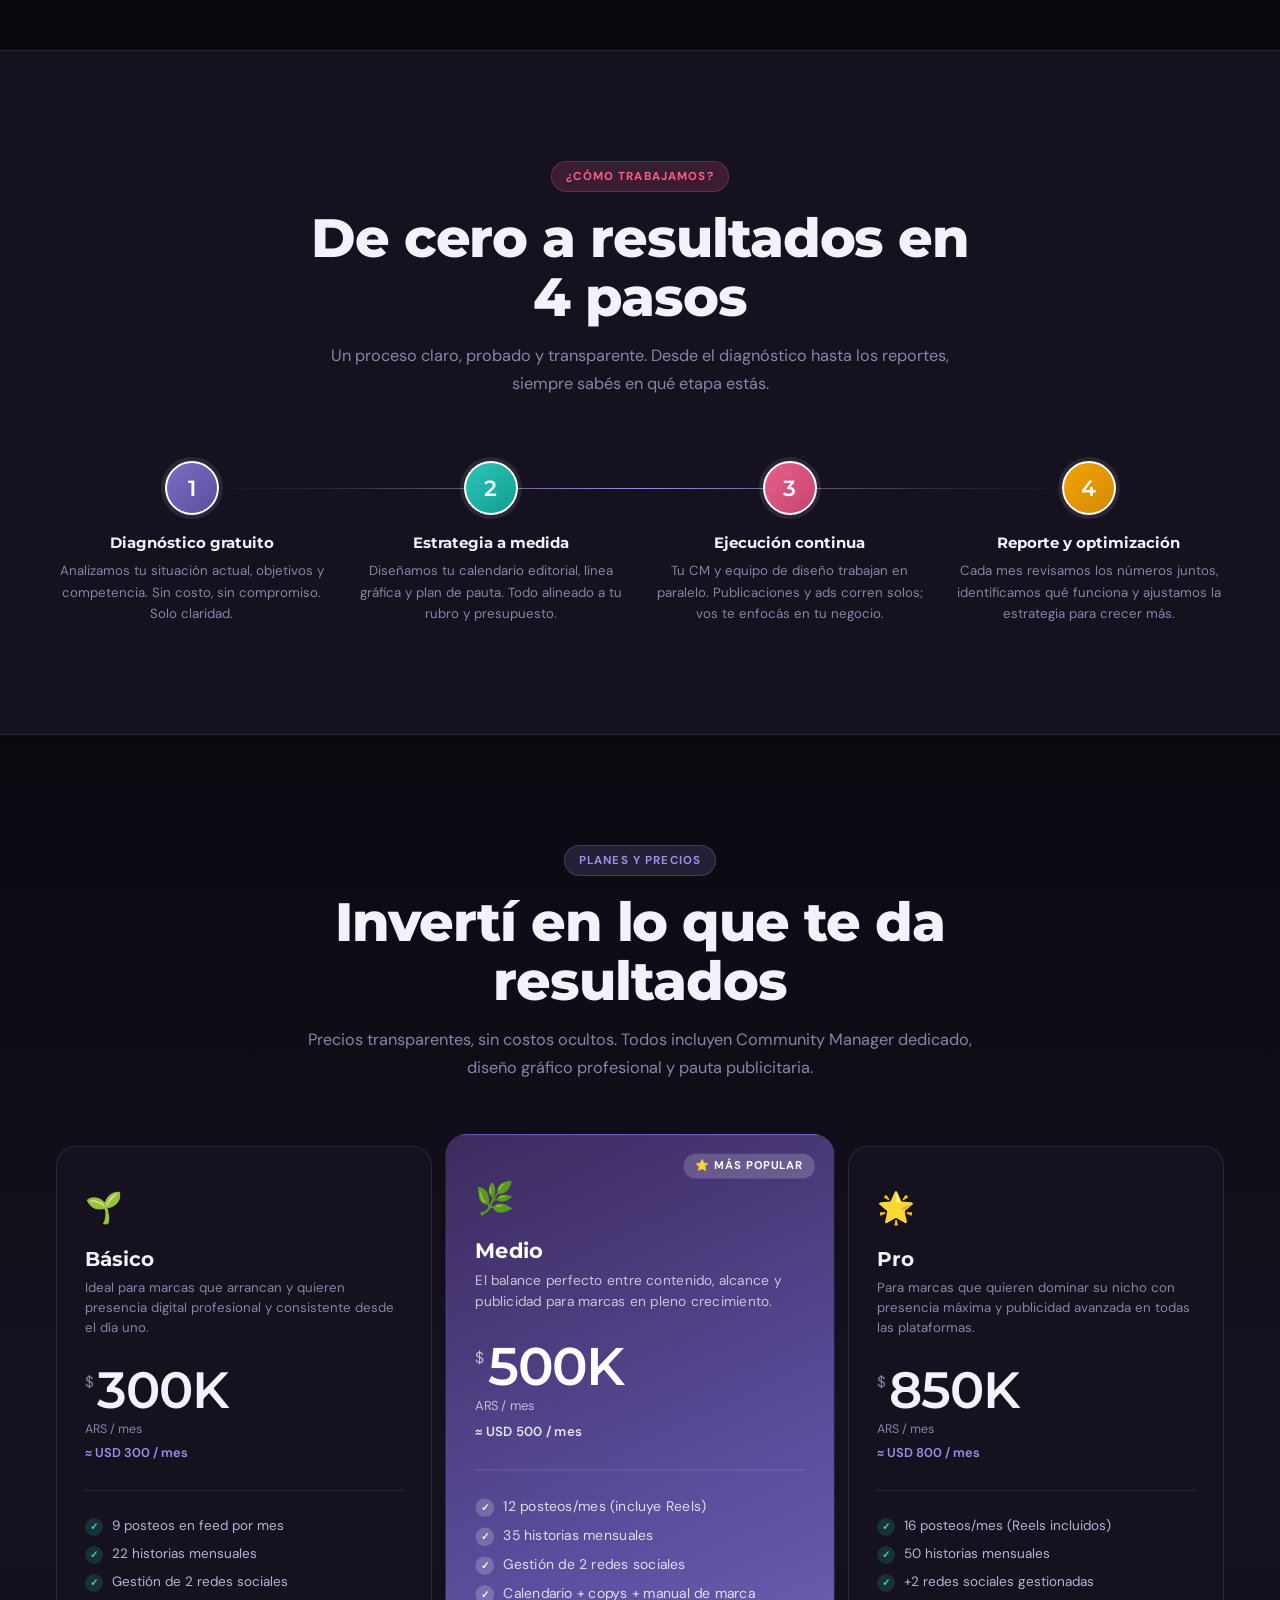
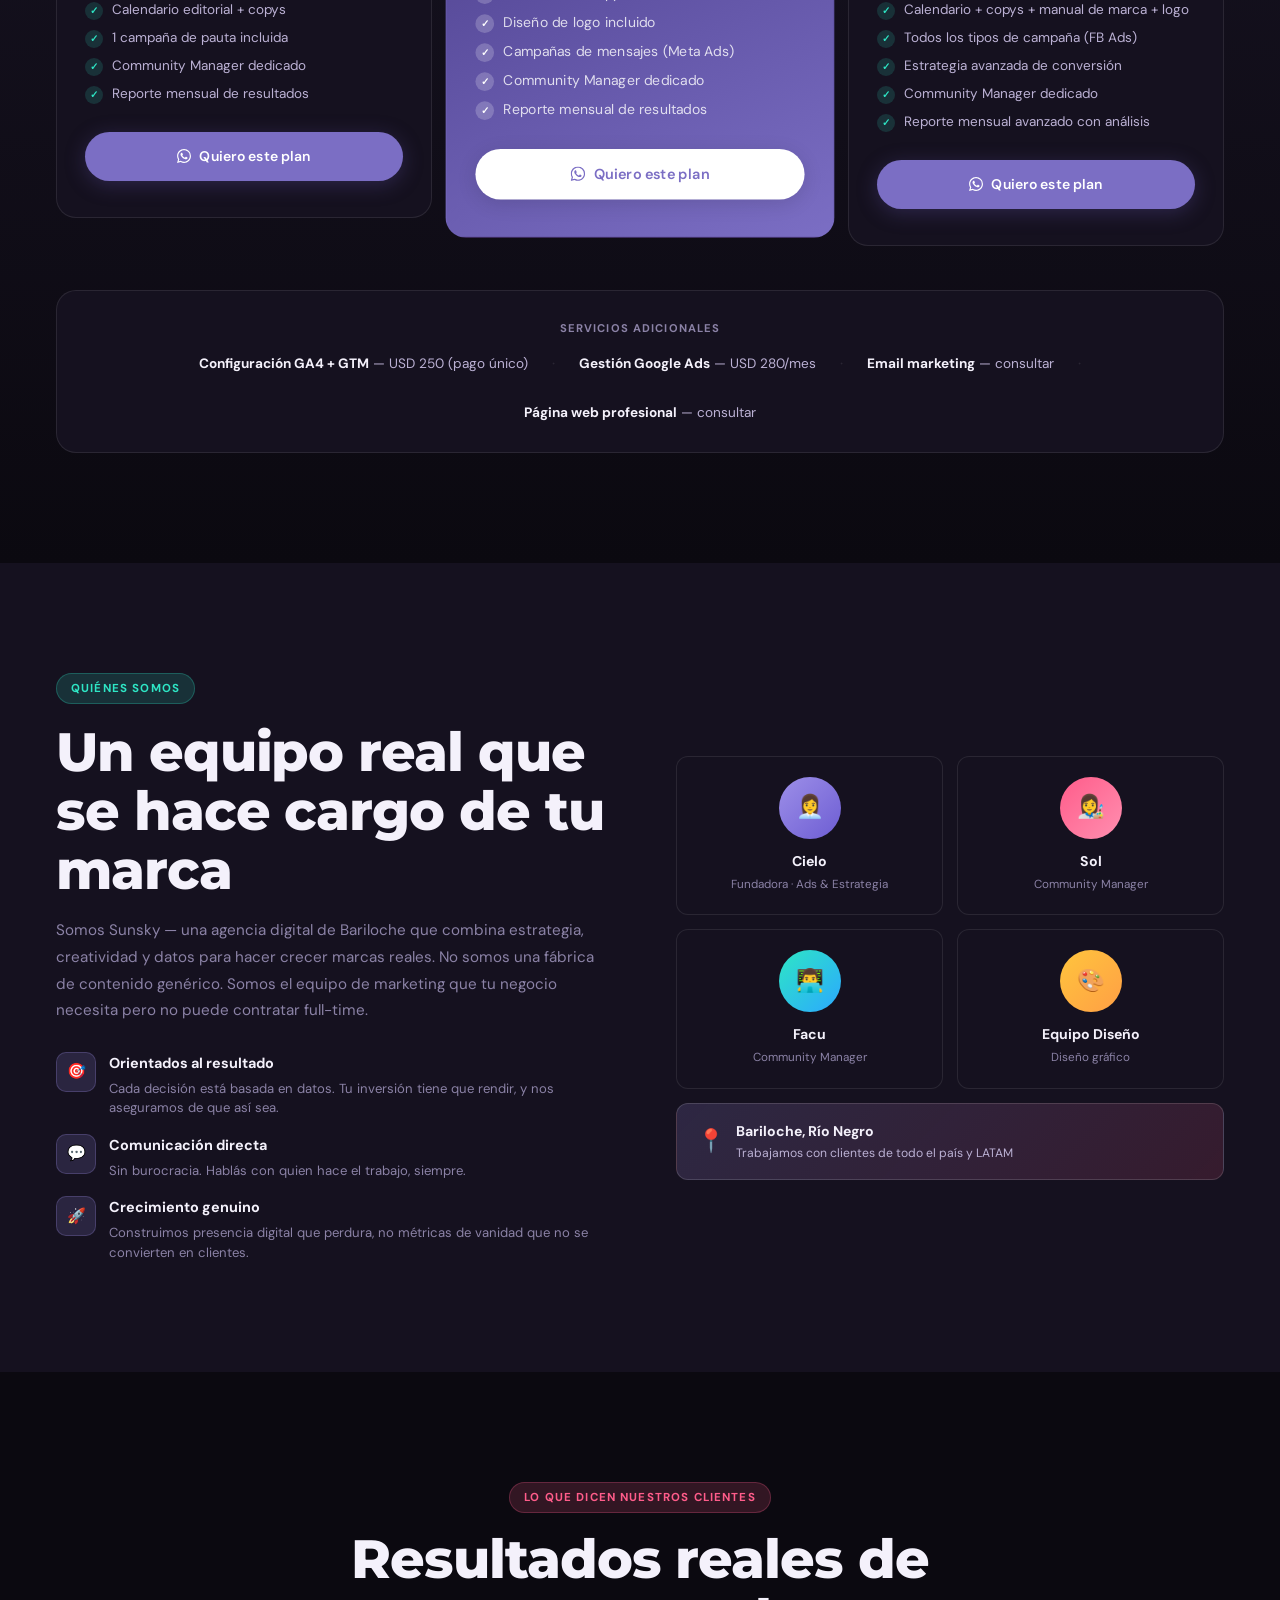
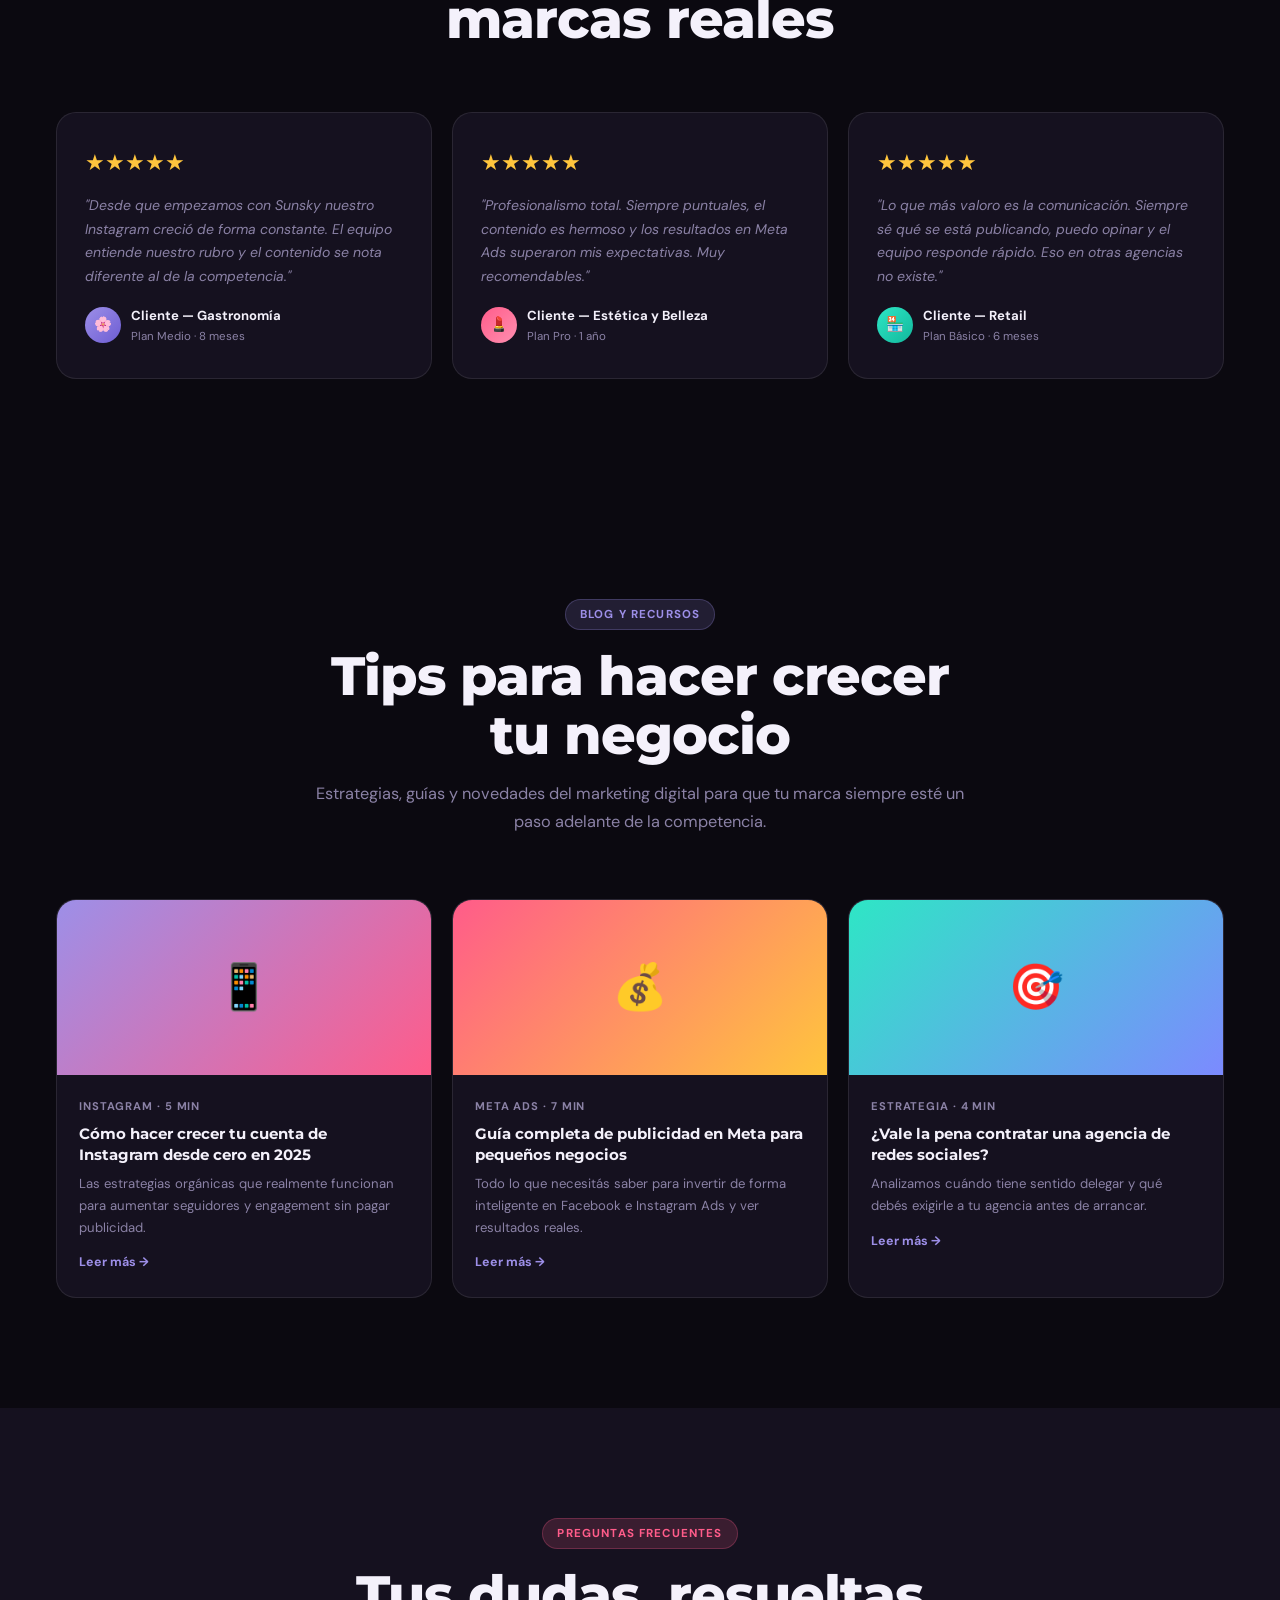
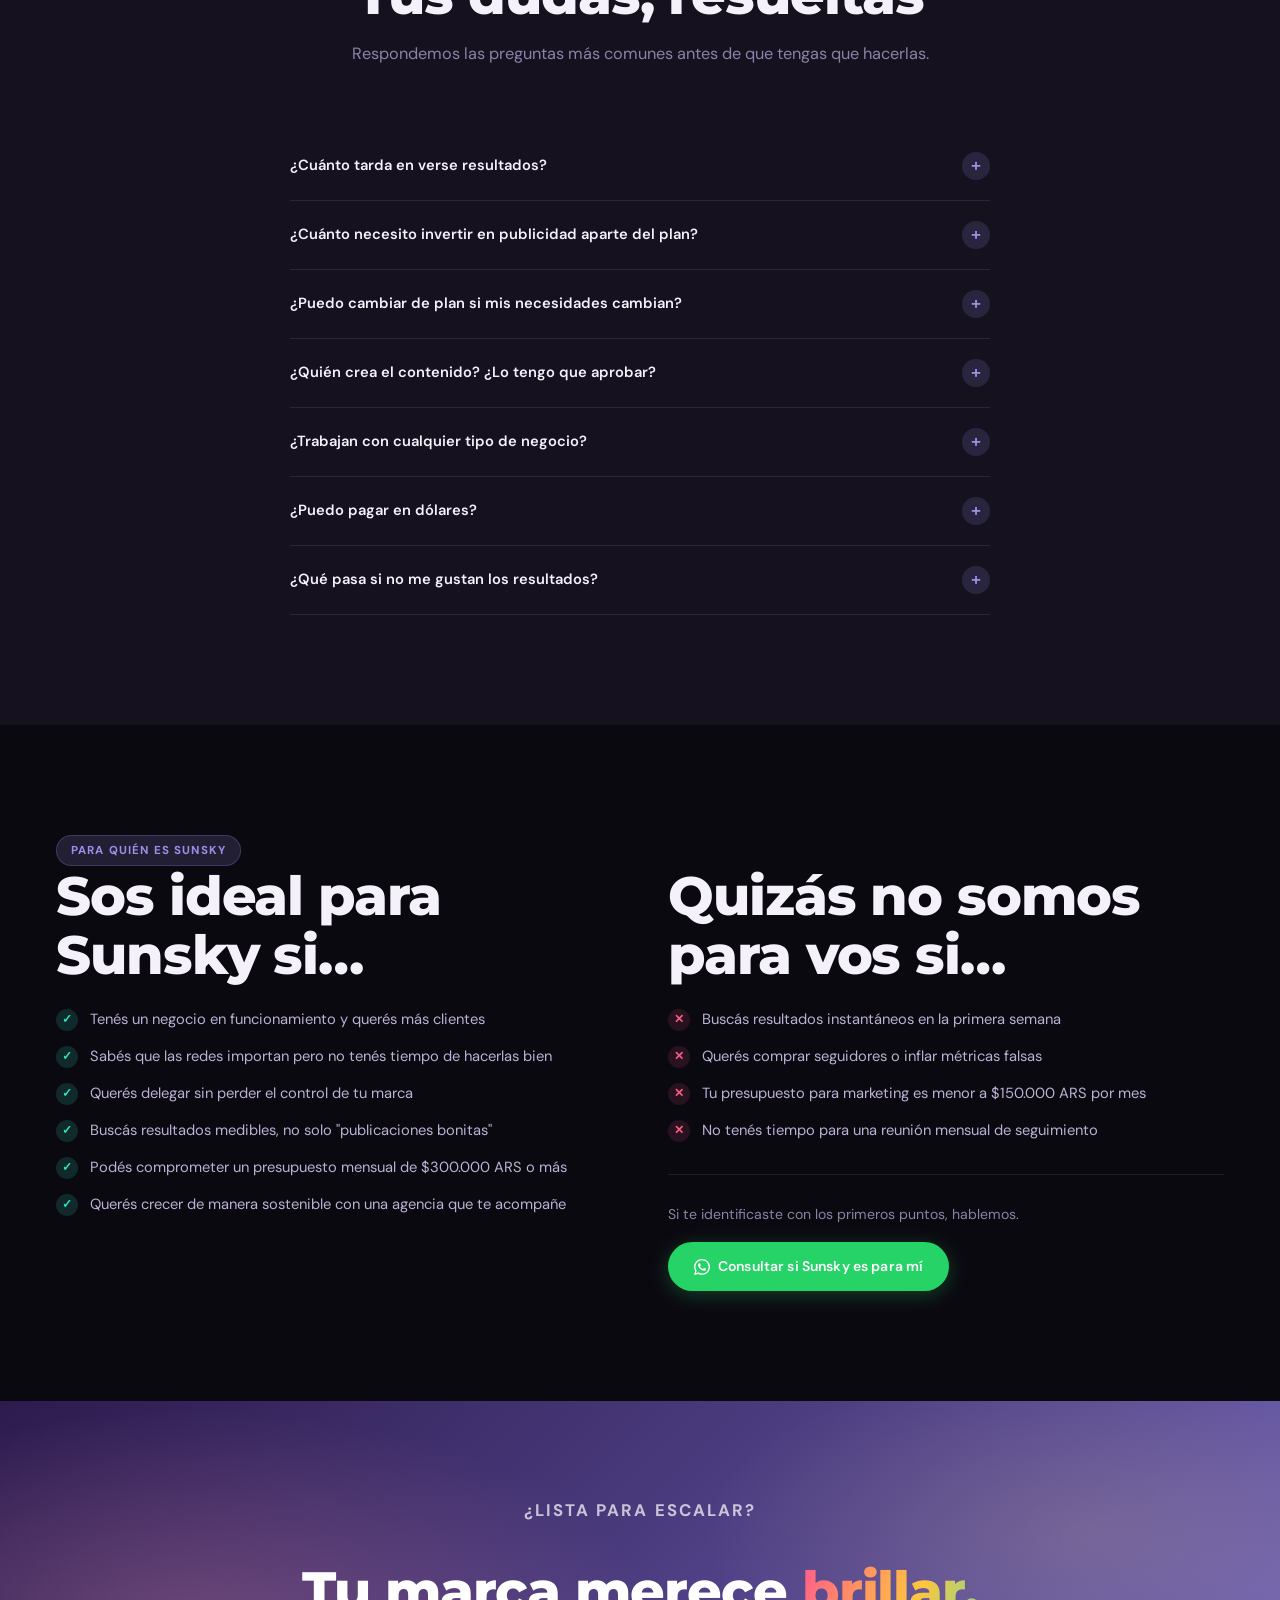
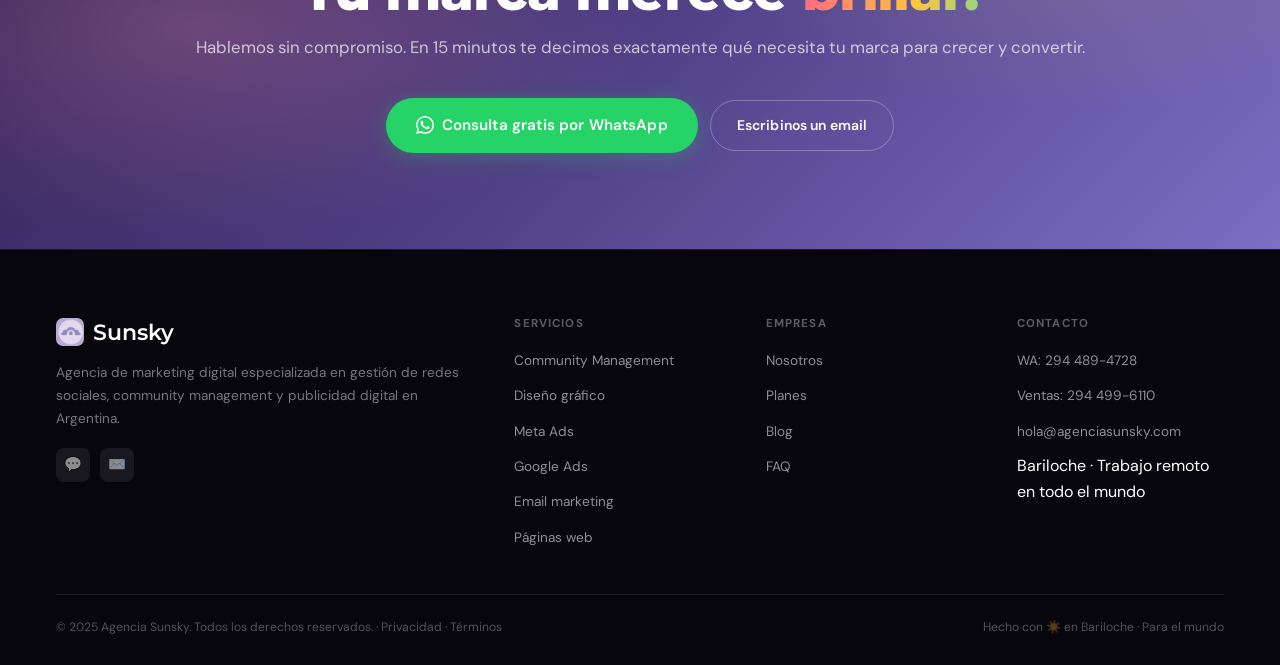
<file: nosotros/index.html>
<!DOCTYPE html>
<html lang="es">
<head>
  <meta charset="UTF-8">
  <meta name="viewport" content="width=device-width, initial-scale=1.0">
  <script>
    sessionStorage.setItem('goToSection', 'nosotros');
    window.location.replace('/');
  </script>
</head>
<body></body>
</html>
</file>
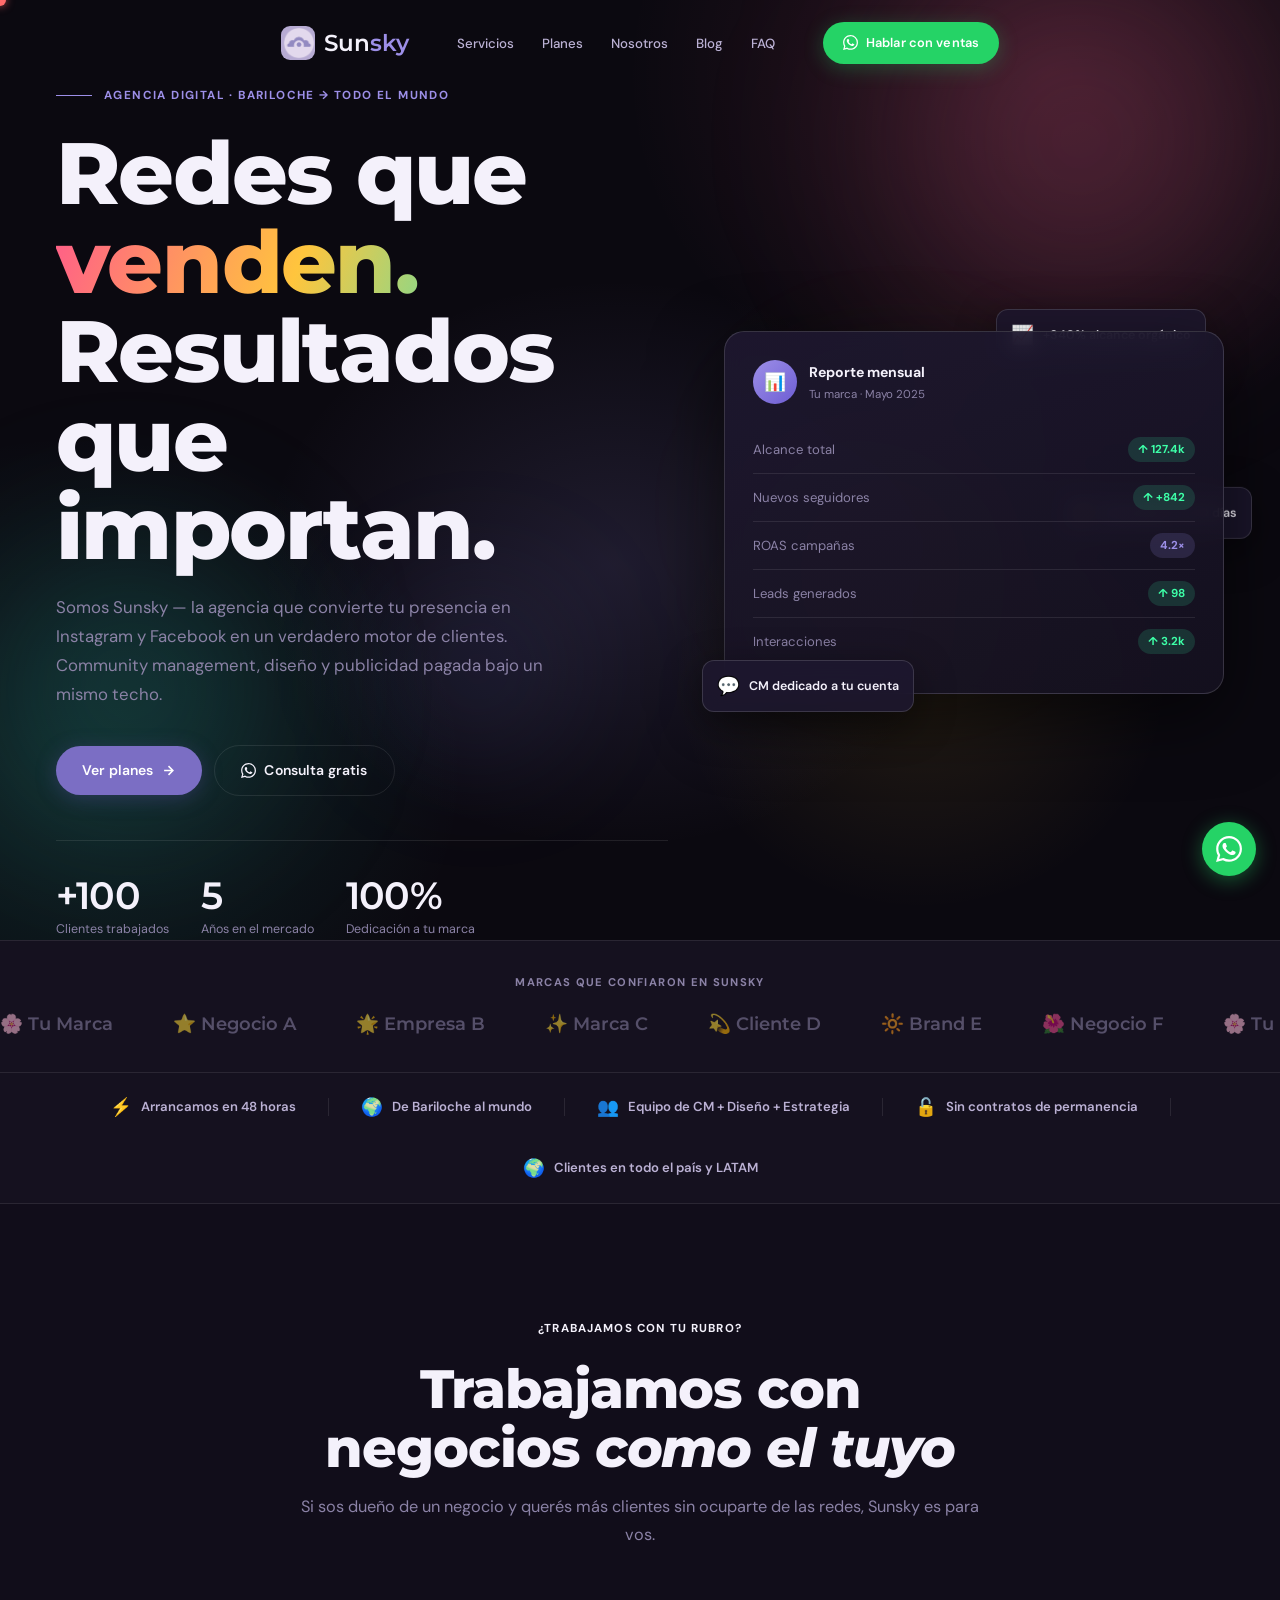
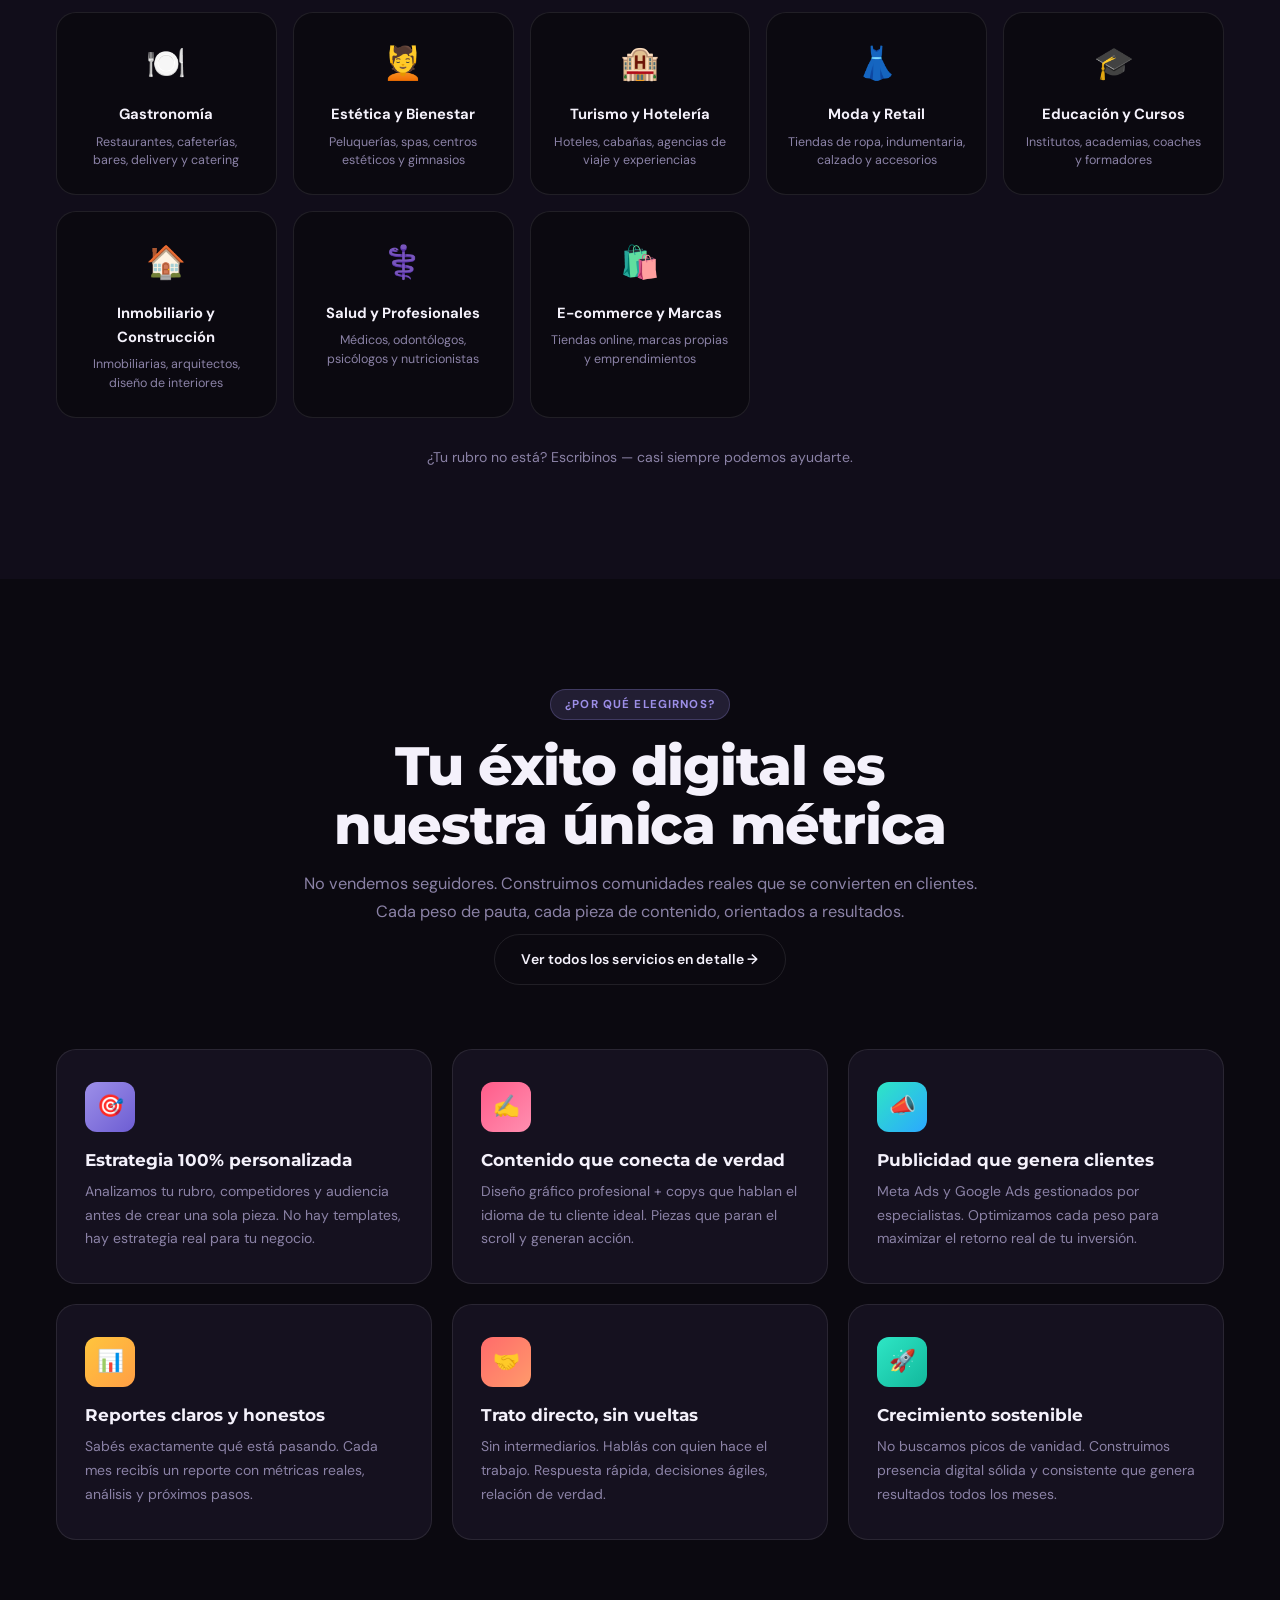
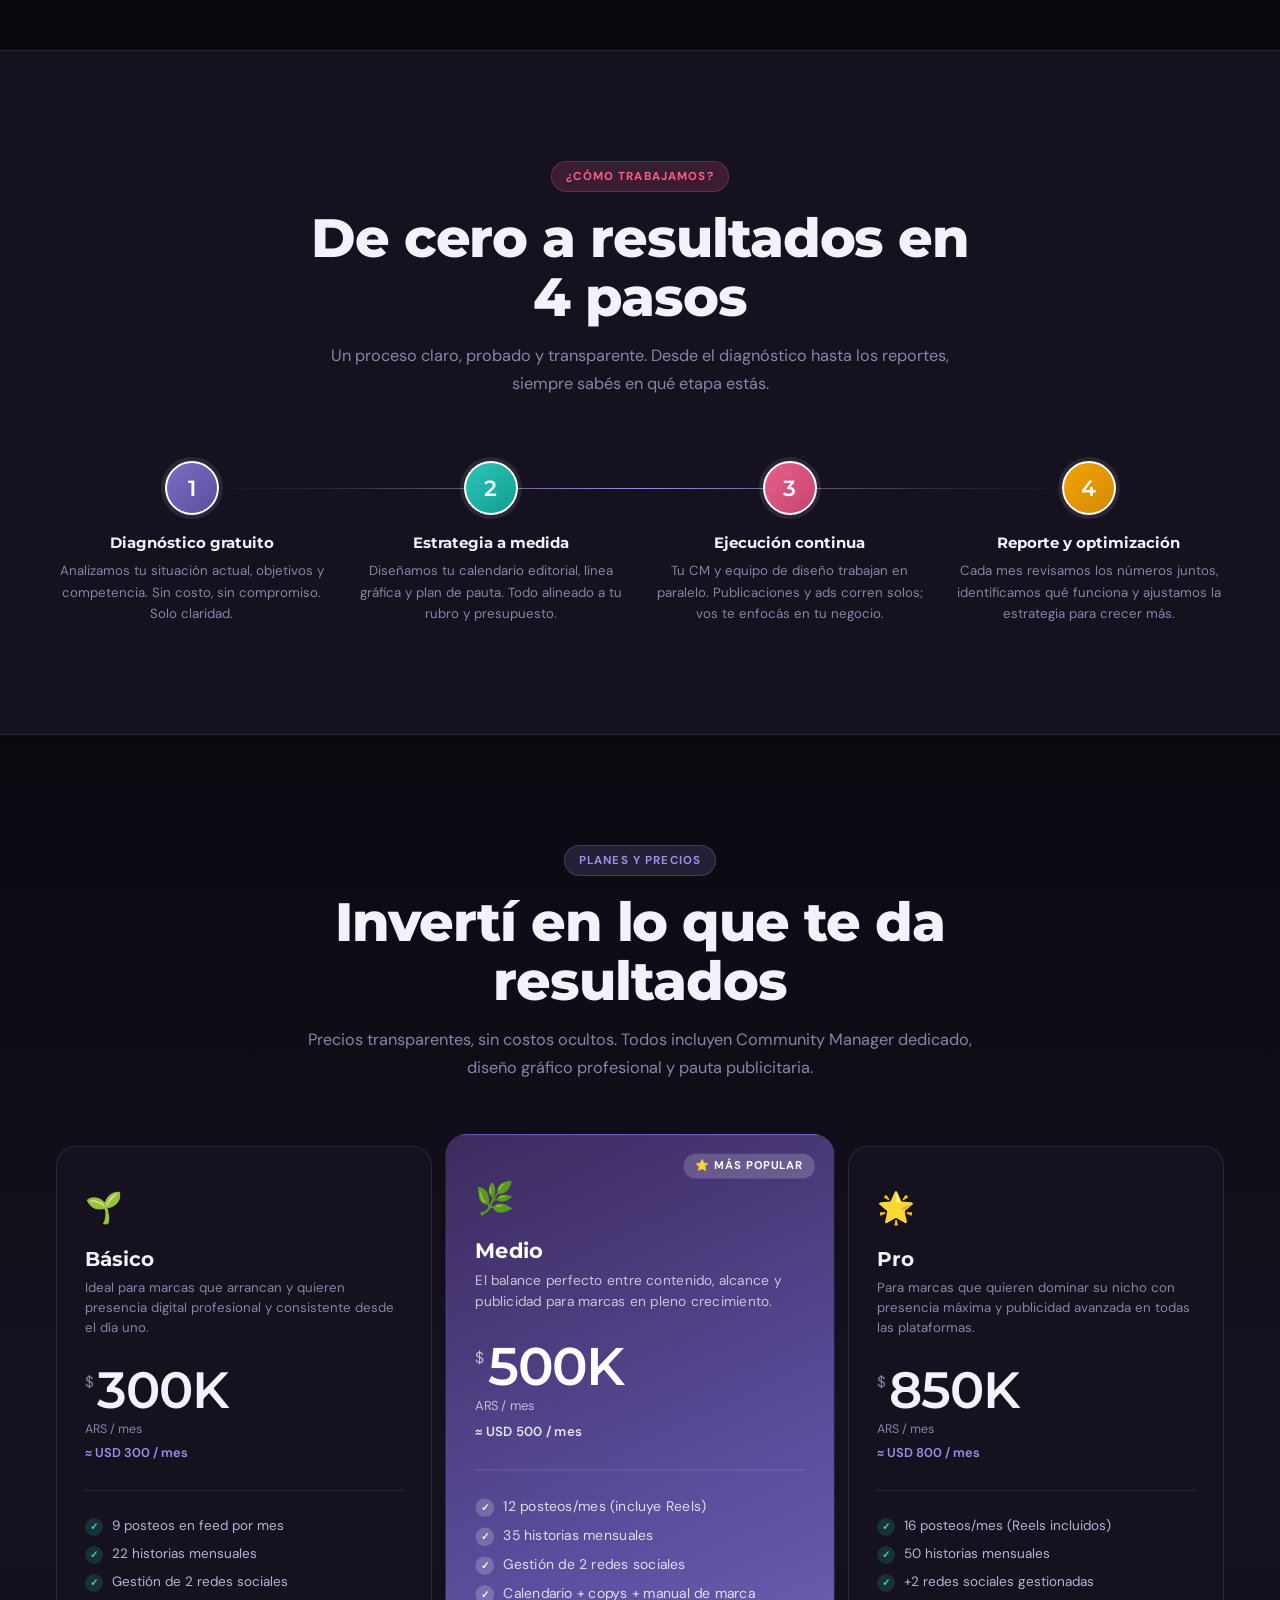
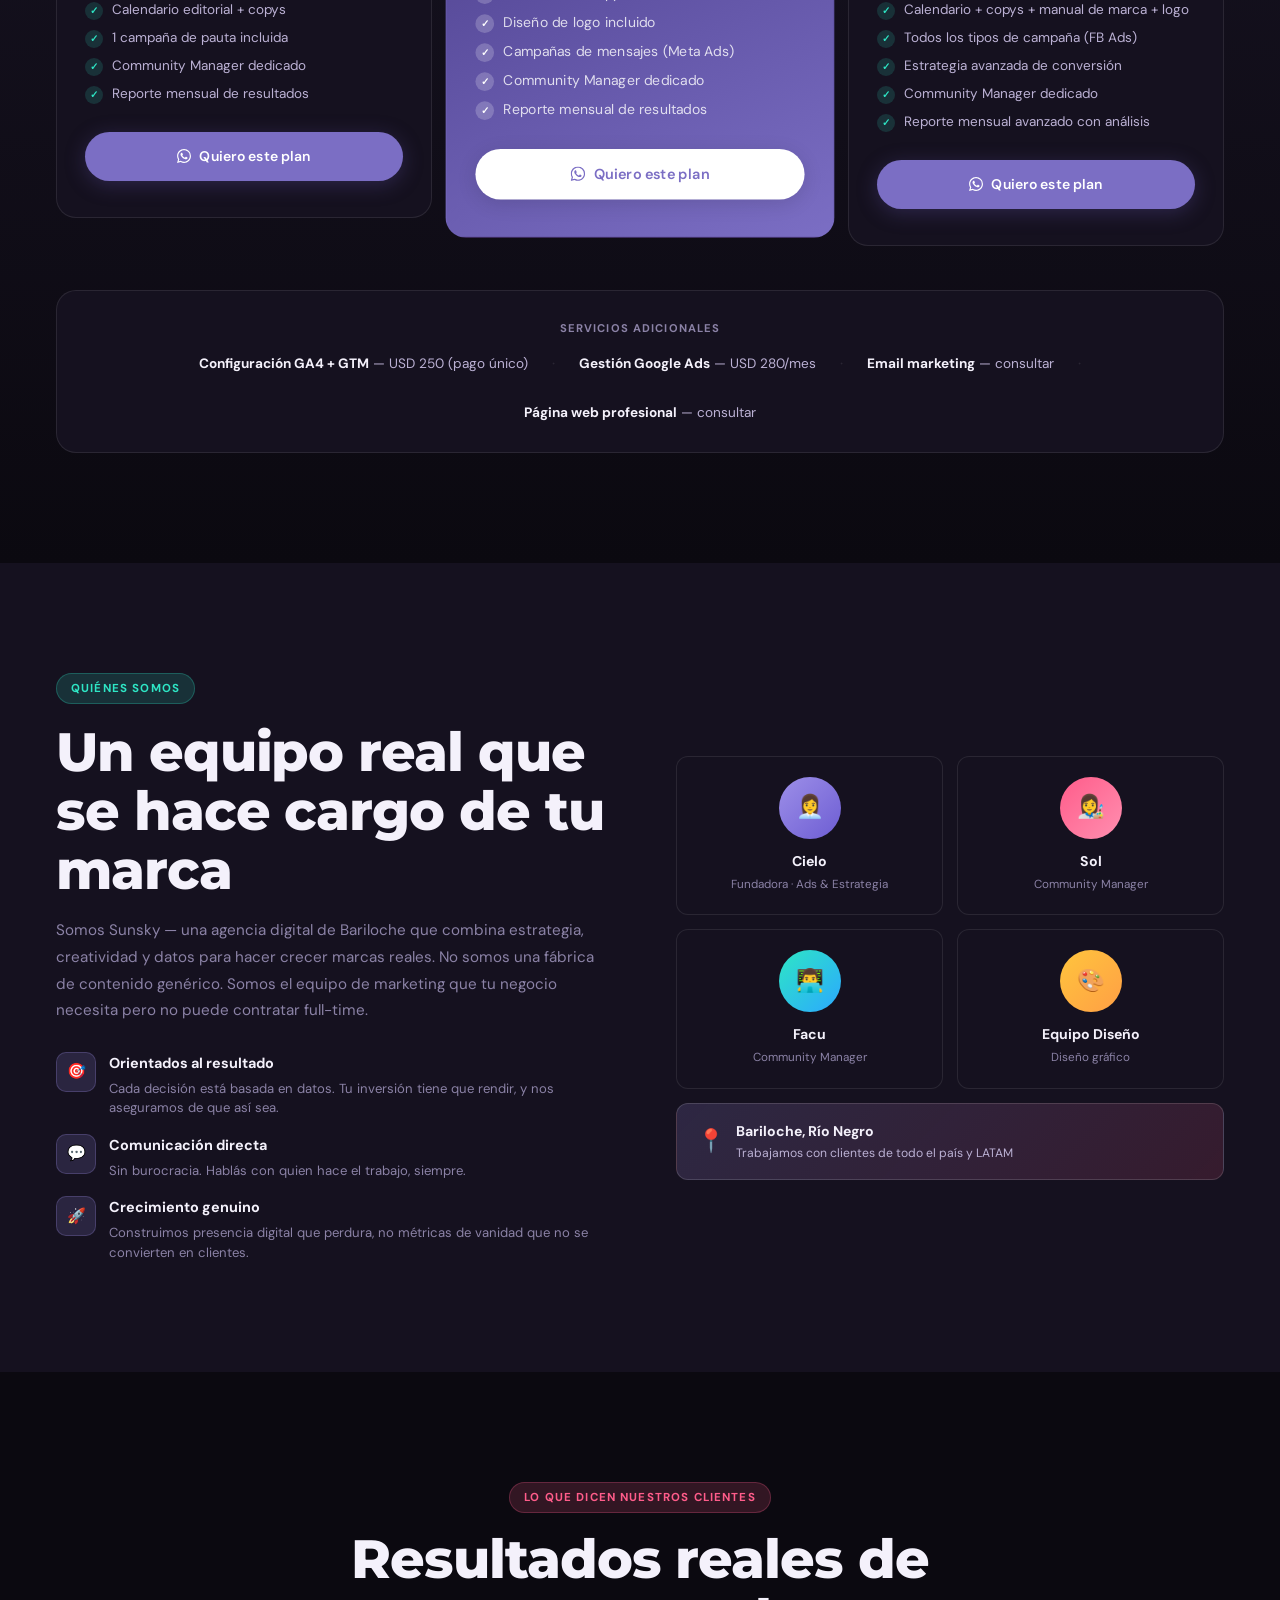
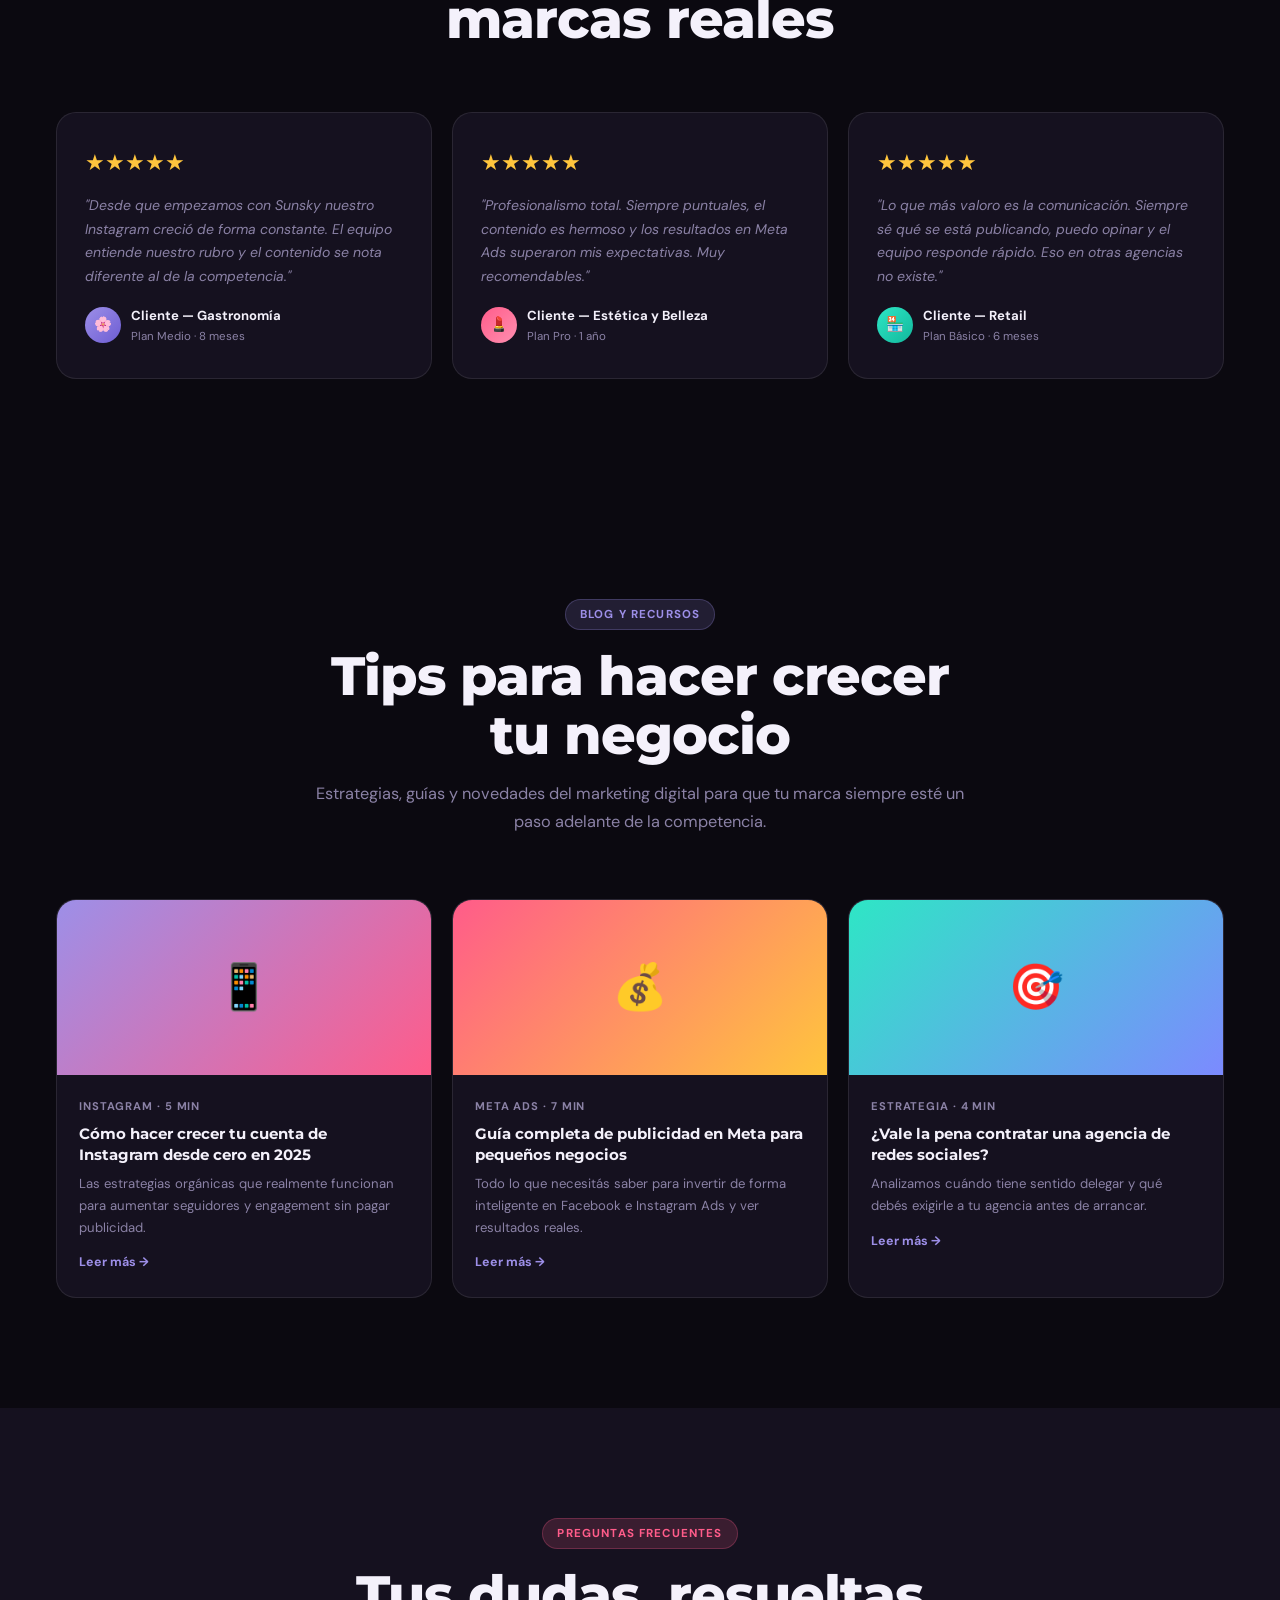
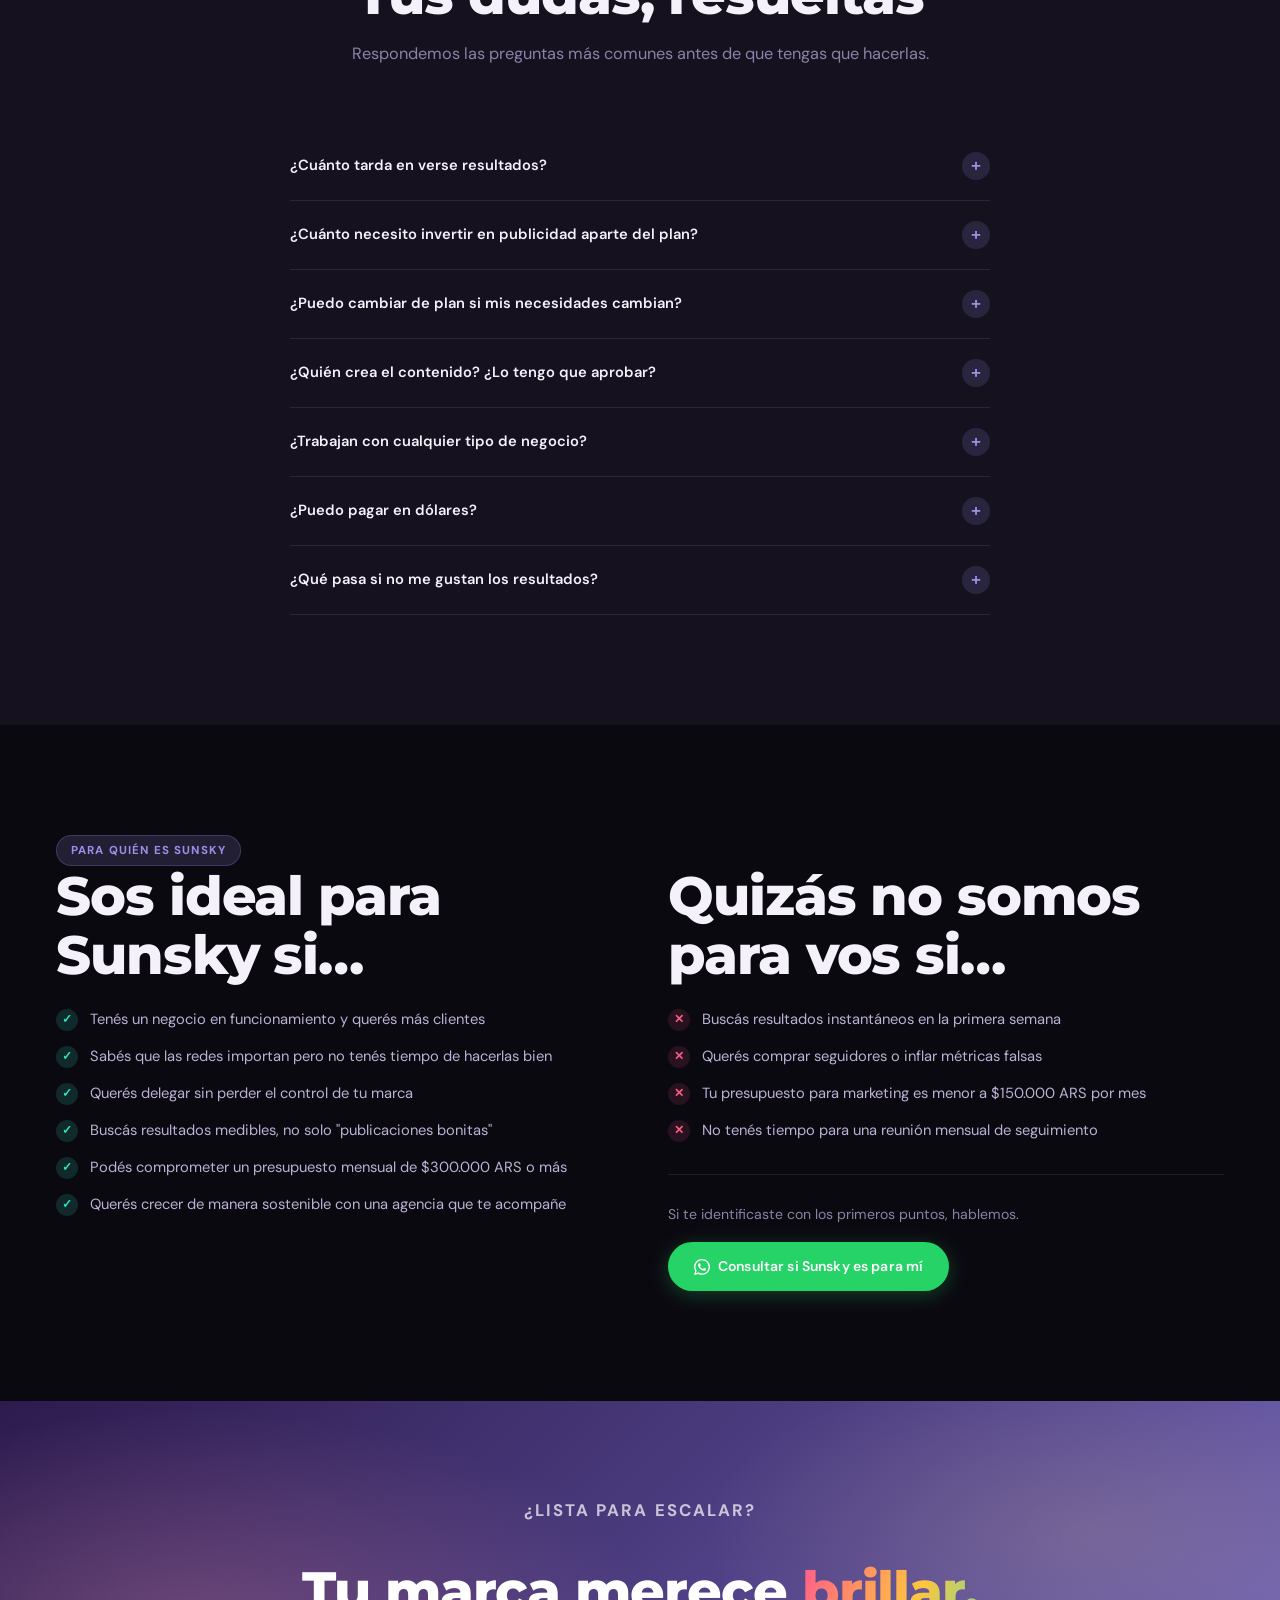
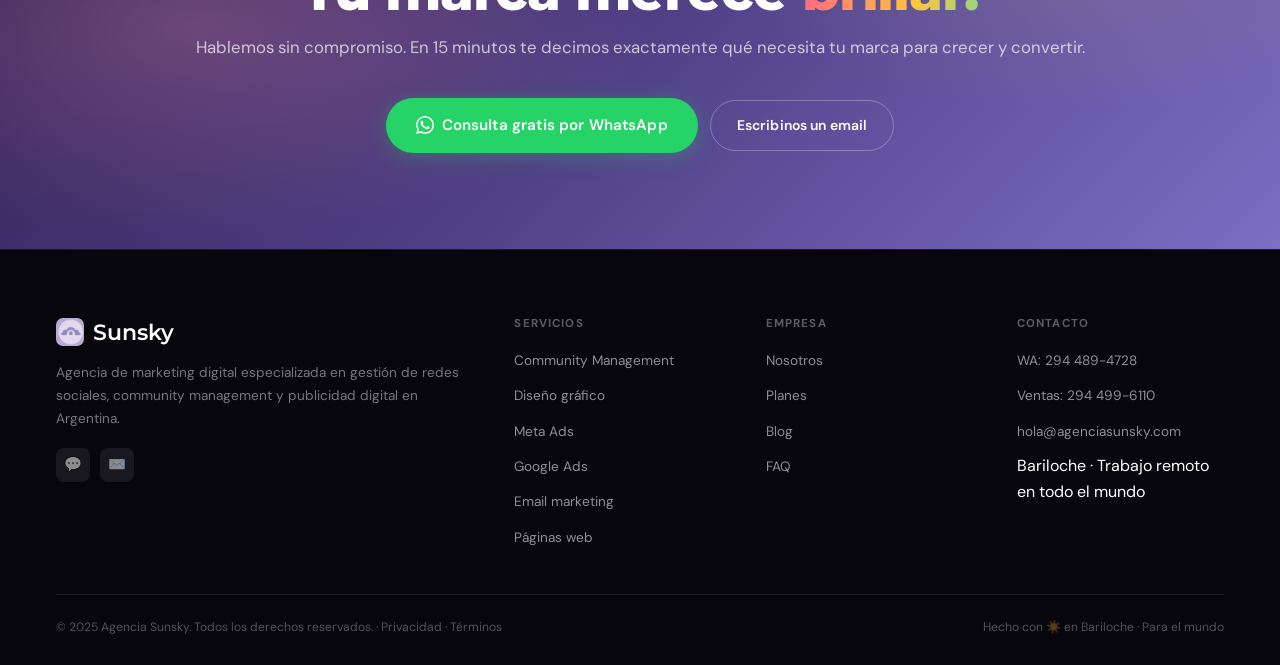
<file: planes/index.html>
<!DOCTYPE html>
<html lang="es">
<head>
  <meta charset="UTF-8">
  <meta name="viewport" content="width=device-width, initial-scale=1.0">
  <script>
    sessionStorage.setItem('goToSection', 'planes');
    window.location.replace('/');
  </script>
</head>
<body></body>
</html>
</file>
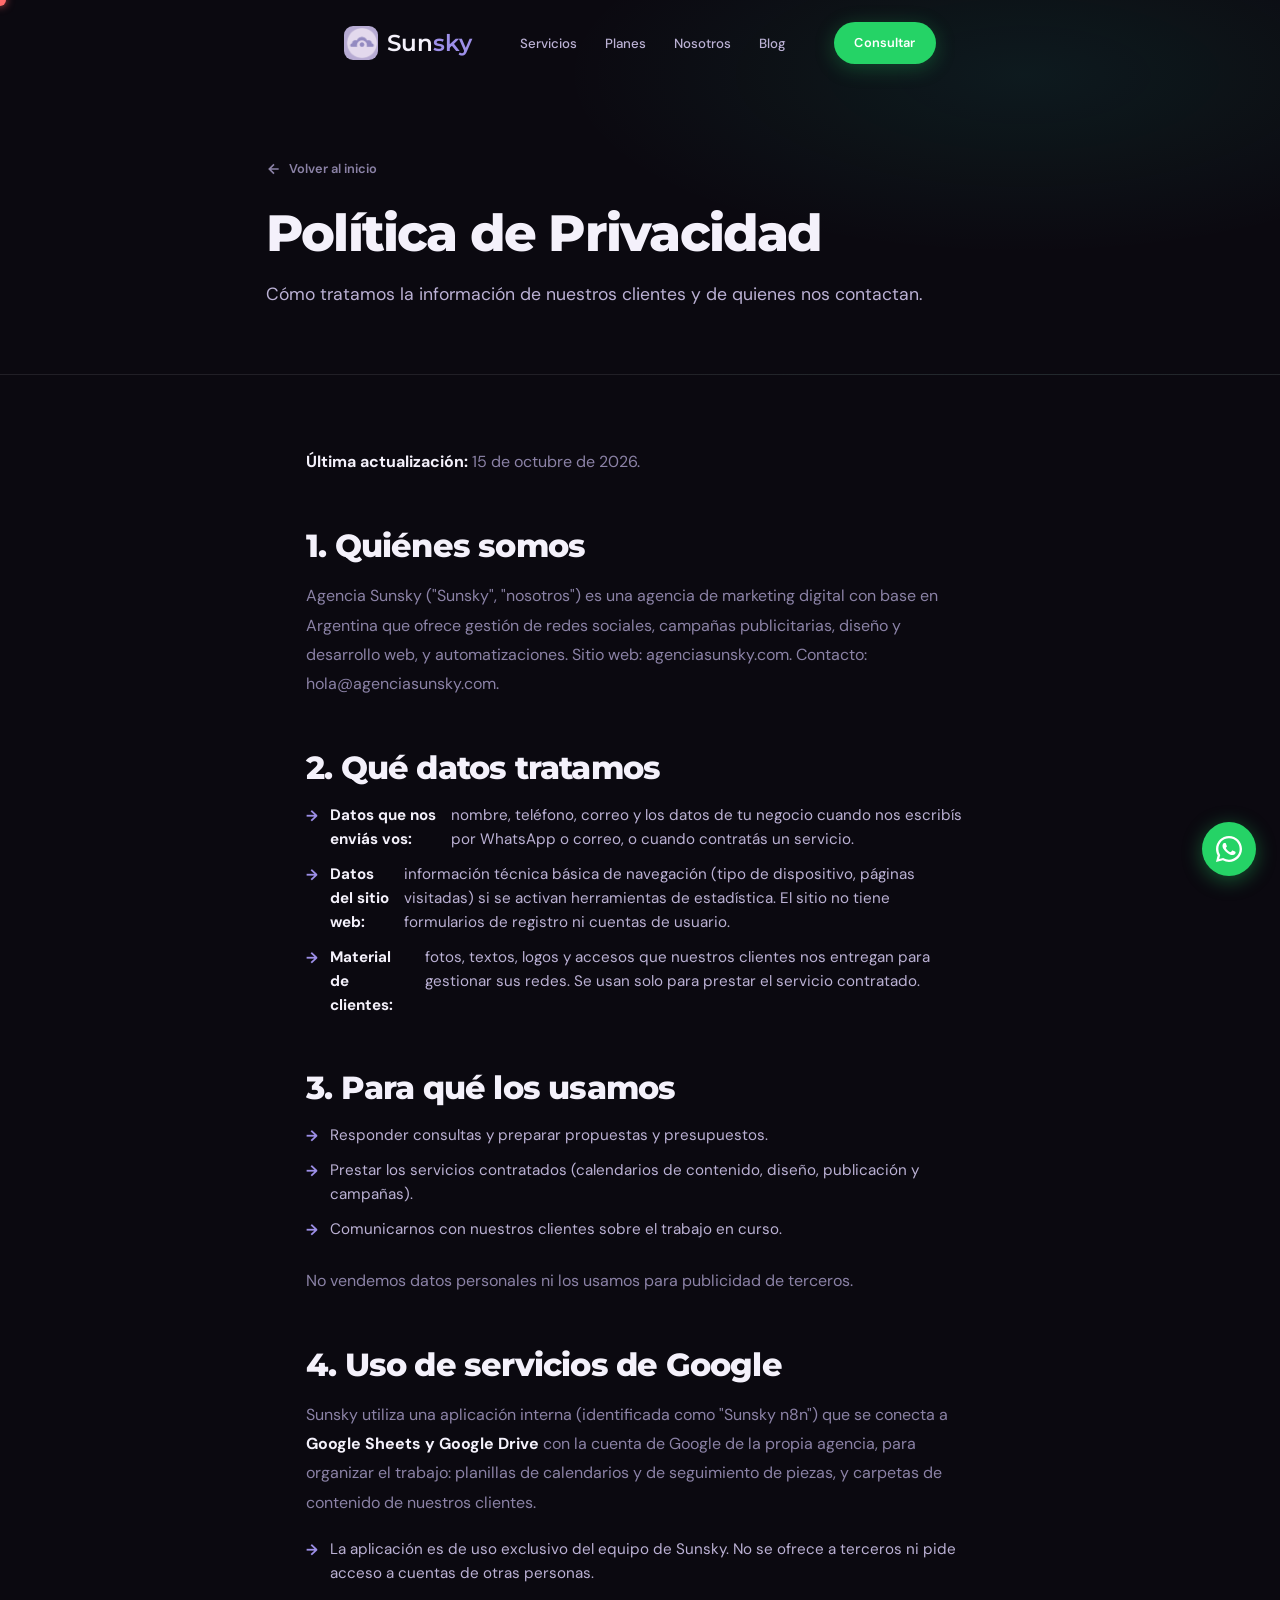
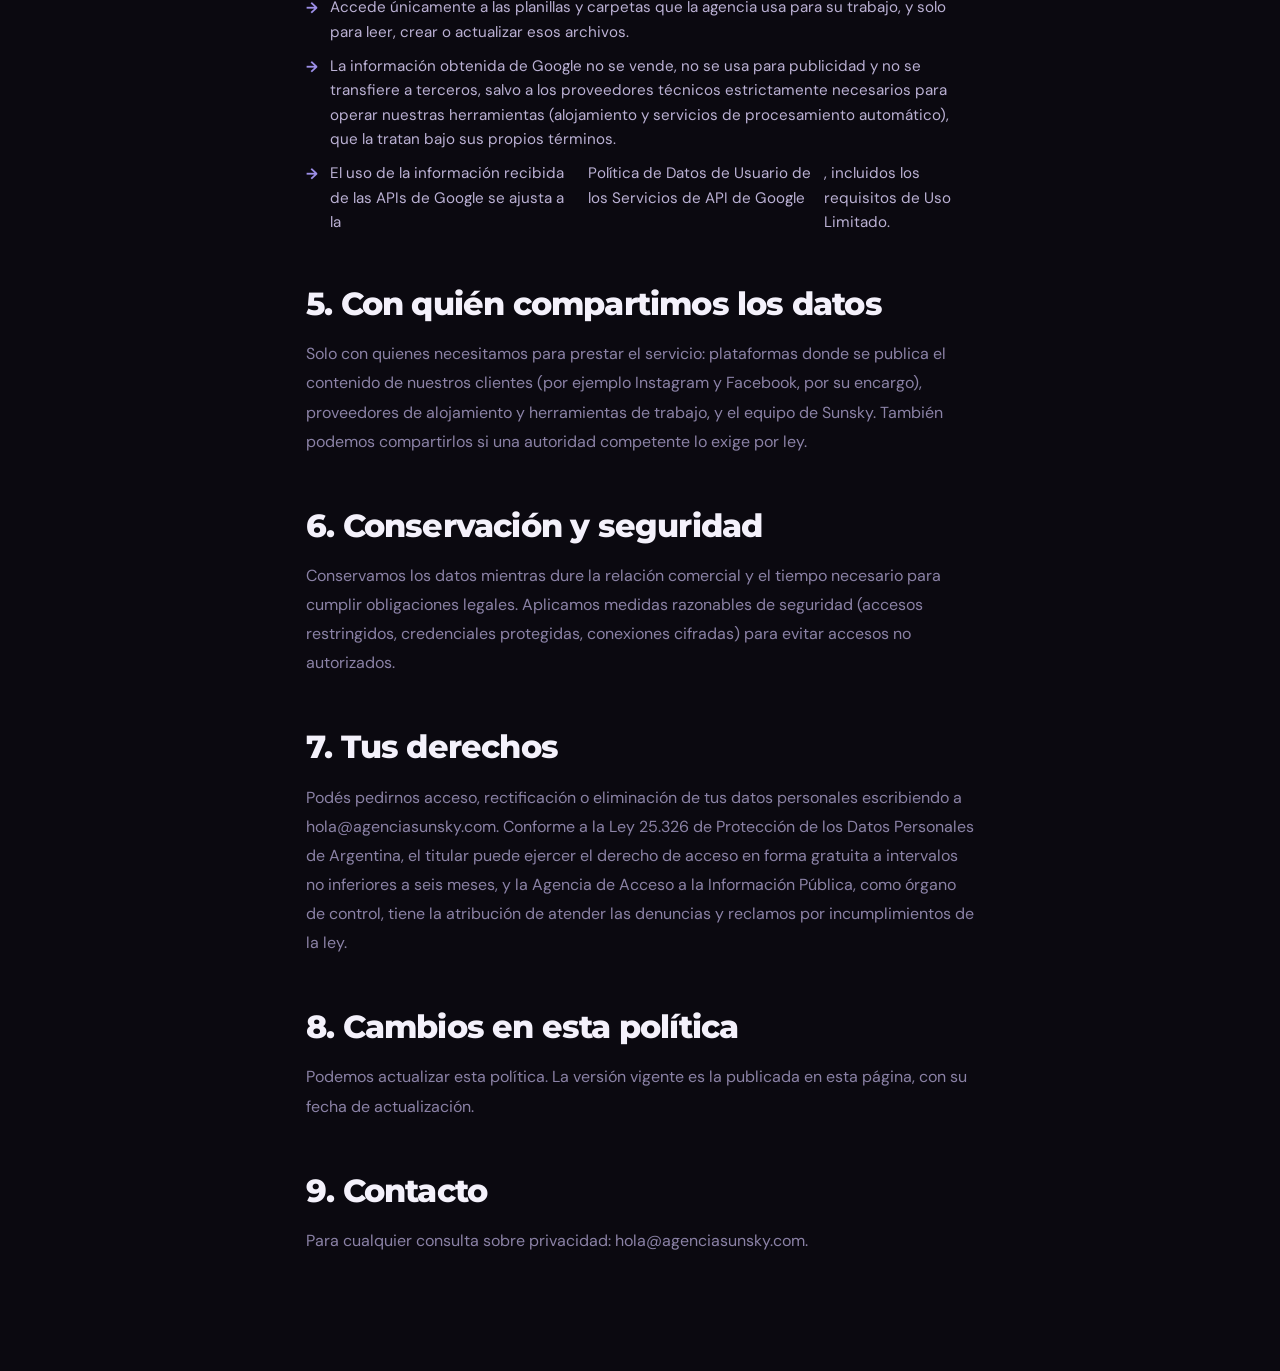
<file: privacidad/index.html>
<!DOCTYPE html>
<html lang="es">
<head>
  <meta charset="UTF-8">
  <meta name="viewport" content="width=device-width, initial-scale=1.0">
  <title>Política de Privacidad | Agencia Sunsky</title>
  <meta name="description" content="Cómo Agencia Sunsky trata los datos personales y la información de Google Sheets y Drive que usa para prestar sus servicios.">
  <meta name="robots" content="index, follow">
  <meta name="theme-color" content="#0B0910">
  <link rel="icon" type="image/png" href="/assets/img/logo-icono.png">
  <meta property="og:type" content="website">
  <meta property="og:title" content="Política de Privacidad | Agencia Sunsky">
  <meta property="og:description" content="Cómo Agencia Sunsky trata los datos personales y la información de Google Sheets y Drive que usa para prestar sus servicios.">
  <meta property="og:url" content="https://agenciasunsky.com/privacidad/">
  <meta property="og:image" content="https://agenciasunsky.com/assets/img/og-image.png">
  <link rel="preconnect" href="https://fonts.googleapis.com">
  <link rel="preconnect" href="https://fonts.gstatic.com" crossorigin>
  <link href="https://fonts.googleapis.com/css2?family=Montserrat:wght@400;500;600;700;800;900&family=DM+Sans:opsz,wght@9..40,300;9..40,400;9..40,500;9..40,600&display=swap" rel="stylesheet">
  <link rel="stylesheet" href="/css/variables.css?v=2">
  <link rel="stylesheet" href="/css/animations.css?v=2">
  <link rel="stylesheet" href="/css/components.css?v=2">
  <link rel="stylesheet" href="/css/layout.css?v=2">
  <link rel="stylesheet" href="/css/blog.css?v=2">
  <link rel="canonical" href="https://agenciasunsky.com/privacidad/">
</head>
<body>
  <div id="cursor"></div>

  <nav id="navbar" class="scrolled">
    <div class="container">
      <div class="nav-inner">
        <a href="/" class="nav-logo">
          <div class="nav-logo-icon"><img src="/assets/img/logo-icono.png" alt="Sunsky" width="34" height="34"></div>
          <span>Sun<em>sky</em></span>
        </a>
        <ul class="nav-links">
          <li><a href="/servicios">Servicios</a></li>
          <li><a href="/#planes">Planes</a></li>
          <li><a href="/#nosotros">Nosotros</a></li>
          <li><a href="/#blog">Blog</a></li>
        </ul>
        <a href="https://wa.me/542944996110" class="btn btn-wa btn-sm nav-cta">Consultar</a>
        <button class="hamburger" id="hamburger"><span></span><span></span><span></span></button>
      </div>
    </div>
  </nav>
  <div class="mobile-menu" id="mobileMenu">
    <a href="/" onclick="closeMobile()">Inicio</a>
    <a href="/servicios" onclick="closeMobile()">Servicios</a>
    <a href="https://wa.me/542944996110" class="btn btn-wa" style="justify-content:center;margin-top:8px;">WhatsApp</a>
  </div>

  <section class="blog-article-hero" style="background: radial-gradient(ellipse 60% 80% at 80% 20%, rgba(46,230,197,.08) 0%, transparent 60%), var(--bg);">
    <div class="container">
      <a href="/" class="blog-back">
        <svg width="16" height="16" viewBox="0 0 24 24" fill="none" stroke="currentColor" stroke-width="2.5"><path d="M19 12H5M12 19l-7-7 7-7"/></svg>
        Volver al inicio
      </a>
      <h1>Política de Privacidad</h1>
      <p class="lead">Cómo tratamos la información de nuestros clientes y de quienes nos contactan.</p>
    </div>
  </section>

  <section class="blog-body">
    <div class="container">
      <div class="article-content">
        <p><strong>Última actualización:</strong> 15 de octubre de 2026.</p>

        <h2>1. Quiénes somos</h2>
        <p>Agencia Sunsky ("Sunsky", "nosotros") es una agencia de marketing digital con base en Argentina que ofrece gestión de redes sociales, campañas publicitarias, diseño y desarrollo web, y automatizaciones. Sitio web: <a href="https://agenciasunsky.com">agenciasunsky.com</a>. Contacto: <a href="mailto:hola@agenciasunsky.com">hola@agenciasunsky.com</a>.</p>

        <h2>2. Qué datos tratamos</h2>
        <ul>
          <li><strong>Datos que nos enviás vos:</strong> nombre, teléfono, correo y los datos de tu negocio cuando nos escribís por WhatsApp o correo, o cuando contratás un servicio.</li>
          <li><strong>Datos del sitio web:</strong> información técnica básica de navegación (tipo de dispositivo, páginas visitadas) si se activan herramientas de estadística. El sitio no tiene formularios de registro ni cuentas de usuario.</li>
          <li><strong>Material de clientes:</strong> fotos, textos, logos y accesos que nuestros clientes nos entregan para gestionar sus redes. Se usan solo para prestar el servicio contratado.</li>
        </ul>

        <h2>3. Para qué los usamos</h2>
        <ul>
          <li>Responder consultas y preparar propuestas y presupuestos.</li>
          <li>Prestar los servicios contratados (calendarios de contenido, diseño, publicación y campañas).</li>
          <li>Comunicarnos con nuestros clientes sobre el trabajo en curso.</li>
        </ul>
        <p>No vendemos datos personales ni los usamos para publicidad de terceros.</p>

        <h2>4. Uso de servicios de Google</h2>
        <p>Sunsky utiliza una aplicación interna (identificada como "Sunsky n8n") que se conecta a <strong>Google Sheets y Google Drive</strong> con la cuenta de Google de la propia agencia, para organizar el trabajo: planillas de calendarios y de seguimiento de piezas, y carpetas de contenido de nuestros clientes.</p>
        <ul>
          <li>La aplicación es de uso exclusivo del equipo de Sunsky. No se ofrece a terceros ni pide acceso a cuentas de otras personas.</li>
          <li>Accede únicamente a las planillas y carpetas que la agencia usa para su trabajo, y solo para leer, crear o actualizar esos archivos.</li>
          <li>La información obtenida de Google no se vende, no se usa para publicidad y no se transfiere a terceros, salvo a los proveedores técnicos estrictamente necesarios para operar nuestras herramientas (alojamiento y servicios de procesamiento automático), que la tratan bajo sus propios términos.</li>
          <li>El uso de la información recibida de las APIs de Google se ajusta a la <a href="https://developers.google.com/terms/api-services-user-data-policy" rel="noopener">Política de Datos de Usuario de los Servicios de API de Google</a>, incluidos los requisitos de Uso Limitado.</li>
        </ul>

        <h2>5. Con quién compartimos los datos</h2>
        <p>Solo con quienes necesitamos para prestar el servicio: plataformas donde se publica el contenido de nuestros clientes (por ejemplo Instagram y Facebook, por su encargo), proveedores de alojamiento y herramientas de trabajo, y el equipo de Sunsky. También podemos compartirlos si una autoridad competente lo exige por ley.</p>

        <h2>6. Conservación y seguridad</h2>
        <p>Conservamos los datos mientras dure la relación comercial y el tiempo necesario para cumplir obligaciones legales. Aplicamos medidas razonables de seguridad (accesos restringidos, credenciales protegidas, conexiones cifradas) para evitar accesos no autorizados.</p>

        <h2>7. Tus derechos</h2>
        <p>Podés pedirnos acceso, rectificación o eliminación de tus datos personales escribiendo a <a href="mailto:hola@agenciasunsky.com">hola@agenciasunsky.com</a>. Conforme a la Ley 25.326 de Protección de los Datos Personales de Argentina, el titular puede ejercer el derecho de acceso en forma gratuita a intervalos no inferiores a seis meses, y la Agencia de Acceso a la Información Pública, como órgano de control, tiene la atribución de atender las denuncias y reclamos por incumplimientos de la ley.</p>

        <h2>8. Cambios en esta política</h2>
        <p>Podemos actualizar esta política. La versión vigente es la publicada en esta página, con su fecha de actualización.</p>

        <h2>9. Contacto</h2>
        <p>Para cualquier consulta sobre privacidad: <a href="mailto:hola@agenciasunsky.com">hola@agenciasunsky.com</a>.</p>
      </div>
    </div>
  </section>

  <a href="https://wa.me/542944996110" class="wa-float" aria-label="WhatsApp">
    <div class="wa-pulse"></div>
    <svg width="26" height="26" viewBox="0 0 24 24" fill="currentColor"><path d="M17.472 14.382c-.297-.149-1.758-.867-2.03-.967-.273-.099-.471-.148-.67.15-.197.297-.767.966-.94 1.164-.173.199-.347.223-.644.075-.297-.15-1.255-.463-2.39-1.475-.883-.788-1.48-1.761-1.653-2.059-.173-.297-.018-.458.13-.606.134-.133.298-.347.446-.52.149-.174.198-.298.298-.497.099-.198.05-.371-.025-.52-.075-.149-.669-1.612-.916-2.207-.242-.579-.487-.5-.669-.51-.173-.008-.371-.01-.57-.01-.198 0-.52.074-.792.372-.272.297-1.04 1.016-1.04 2.479 0 1.462 1.065 2.875 1.213 3.074.149.198 2.096 3.2 5.077 4.487.709.306 1.262.489 1.694.625.712.227 1.36.195 1.871.118.571-.085 1.758-.719 2.006-1.413.248-.694.248-1.289.173-1.413-.074-.124-.272-.198-.57-.347z"/><path d="M12 0C5.373 0 0 5.373 0 12c0 2.123.554 4.118 1.528 5.85L0 24l6.335-1.508A11.945 11.945 0 0012 24c6.627 0 12-5.373 12-12S18.627 0 12 0zm0 21.818a9.818 9.818 0 01-5.007-1.373l-.36-.214-3.727.977.995-3.634-.235-.374A9.818 9.818 0 012.182 12C2.182 6.57 6.57 2.182 12 2.182S21.818 6.57 21.818 12 17.43 21.818 12 21.818z"/></svg>
  </a>

  <script src="/js/reveal.js"></script>
  <script src="/js/main.js"></script>
</body>
</html>
</file>
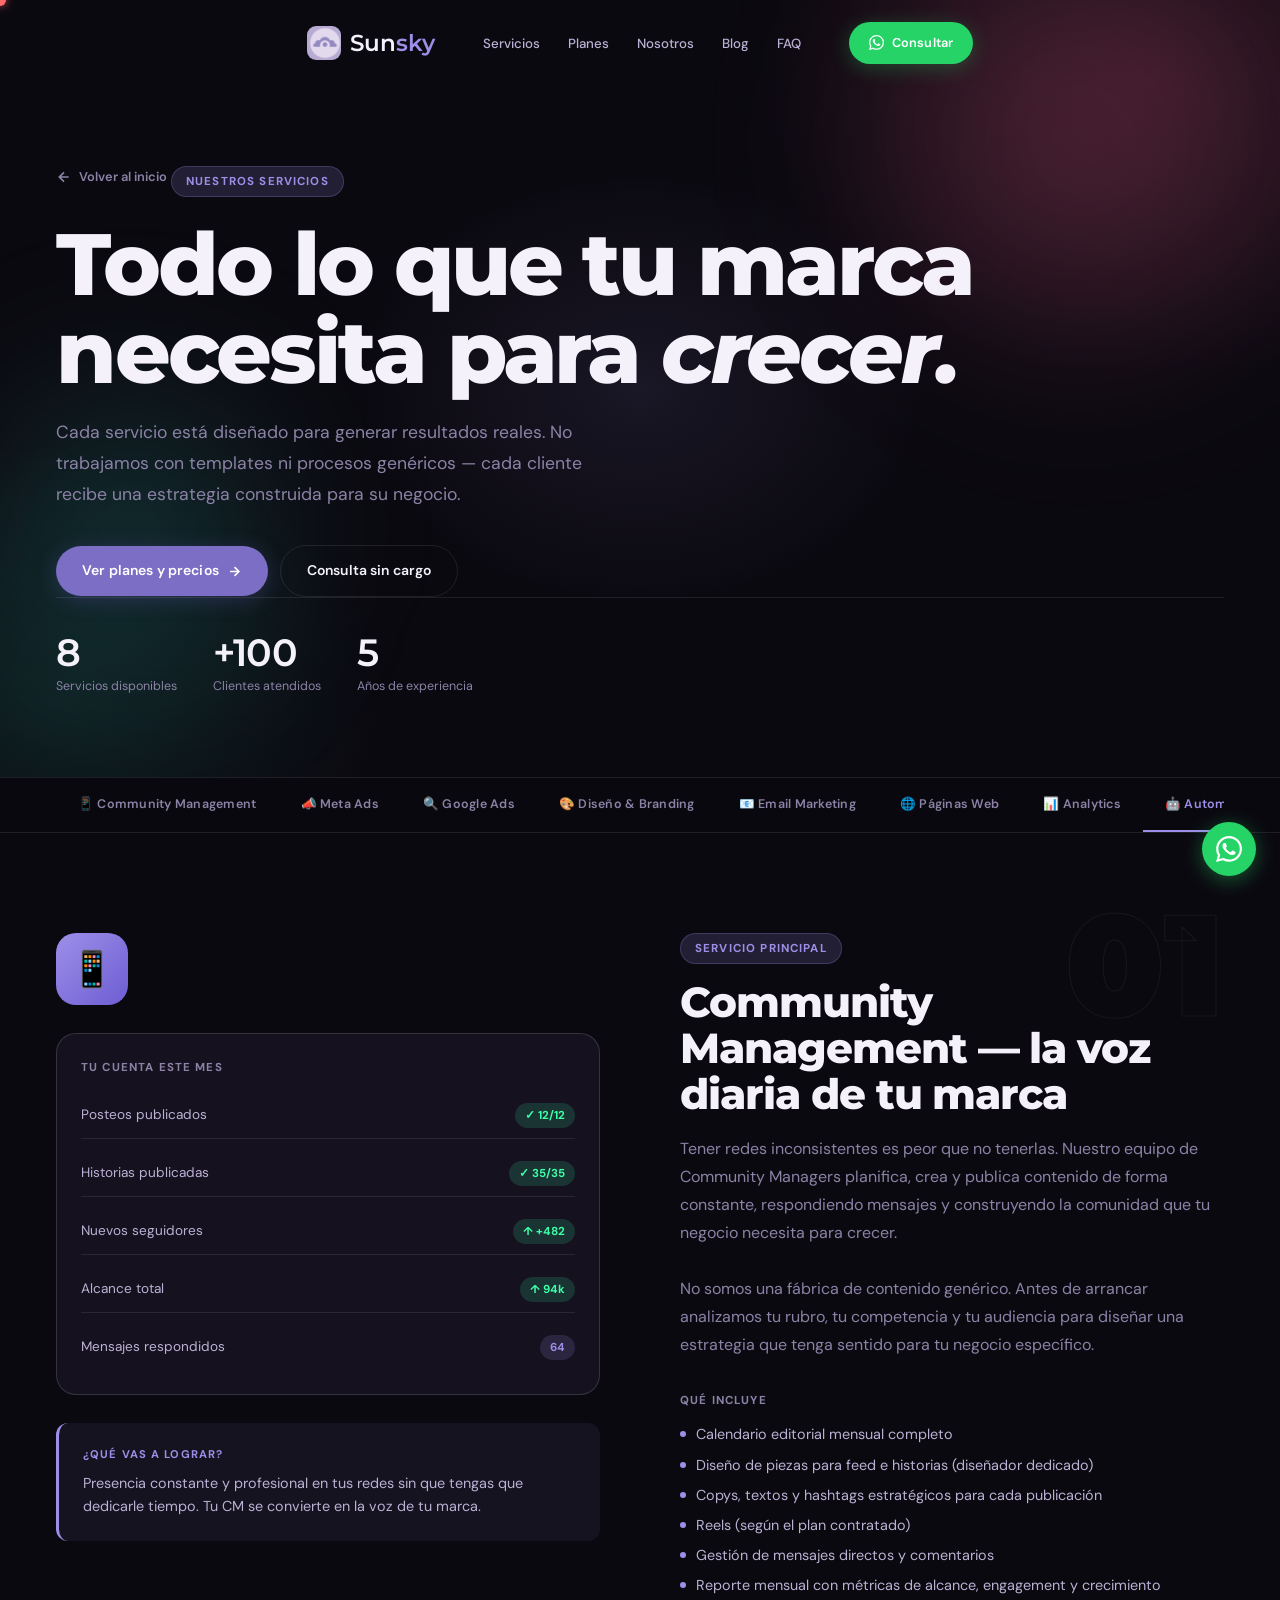
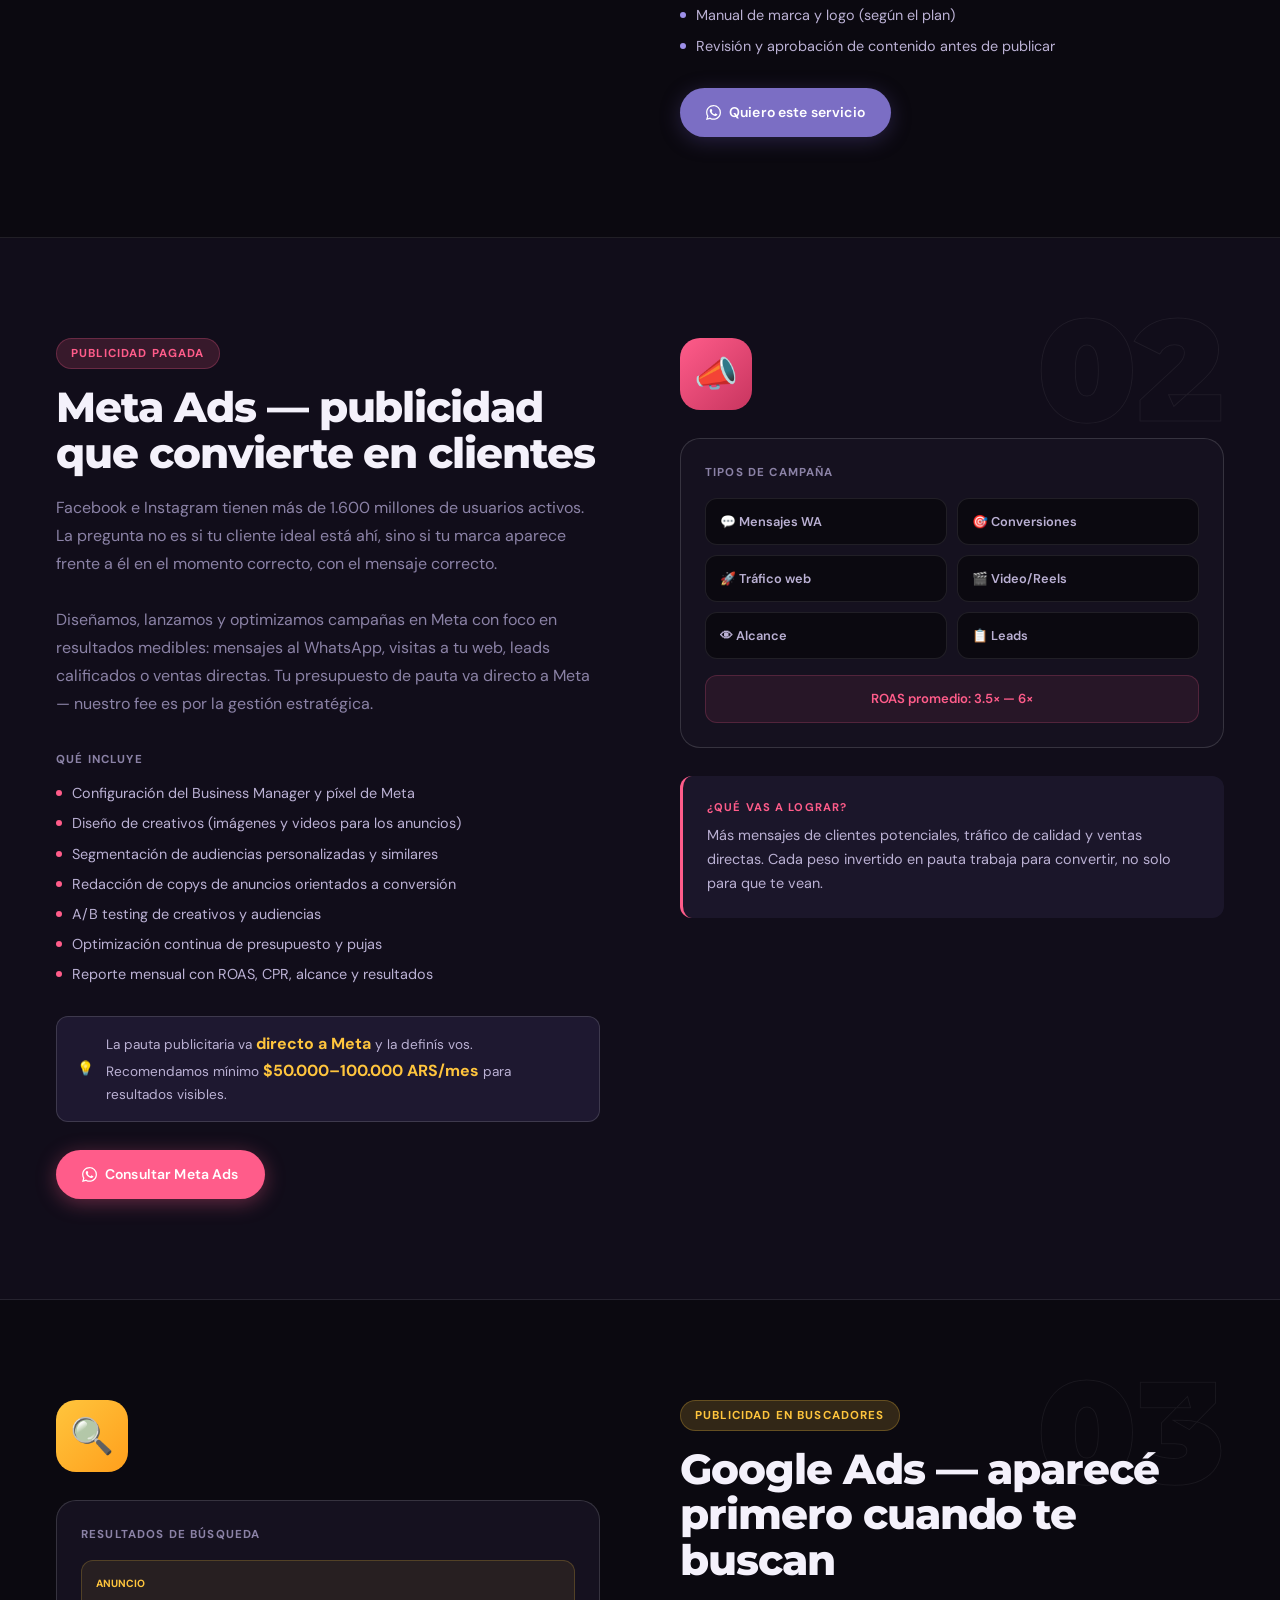
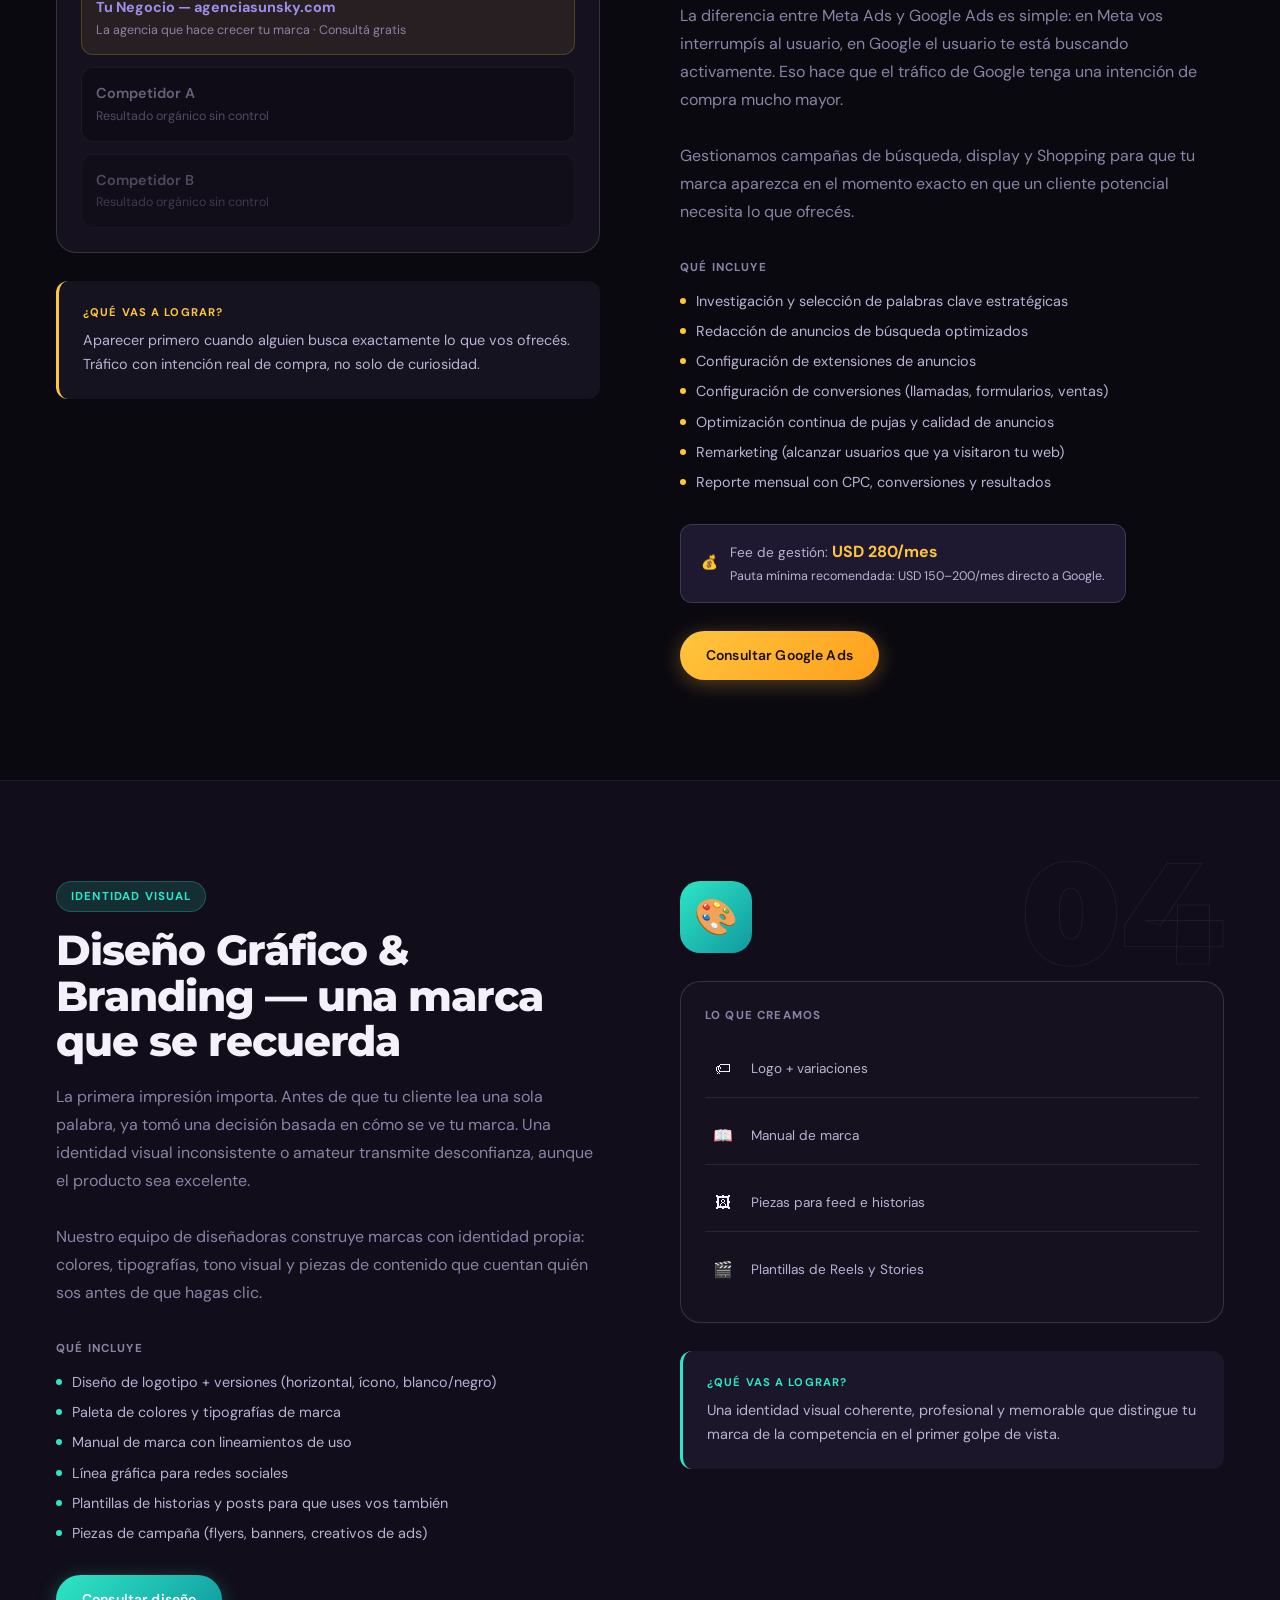
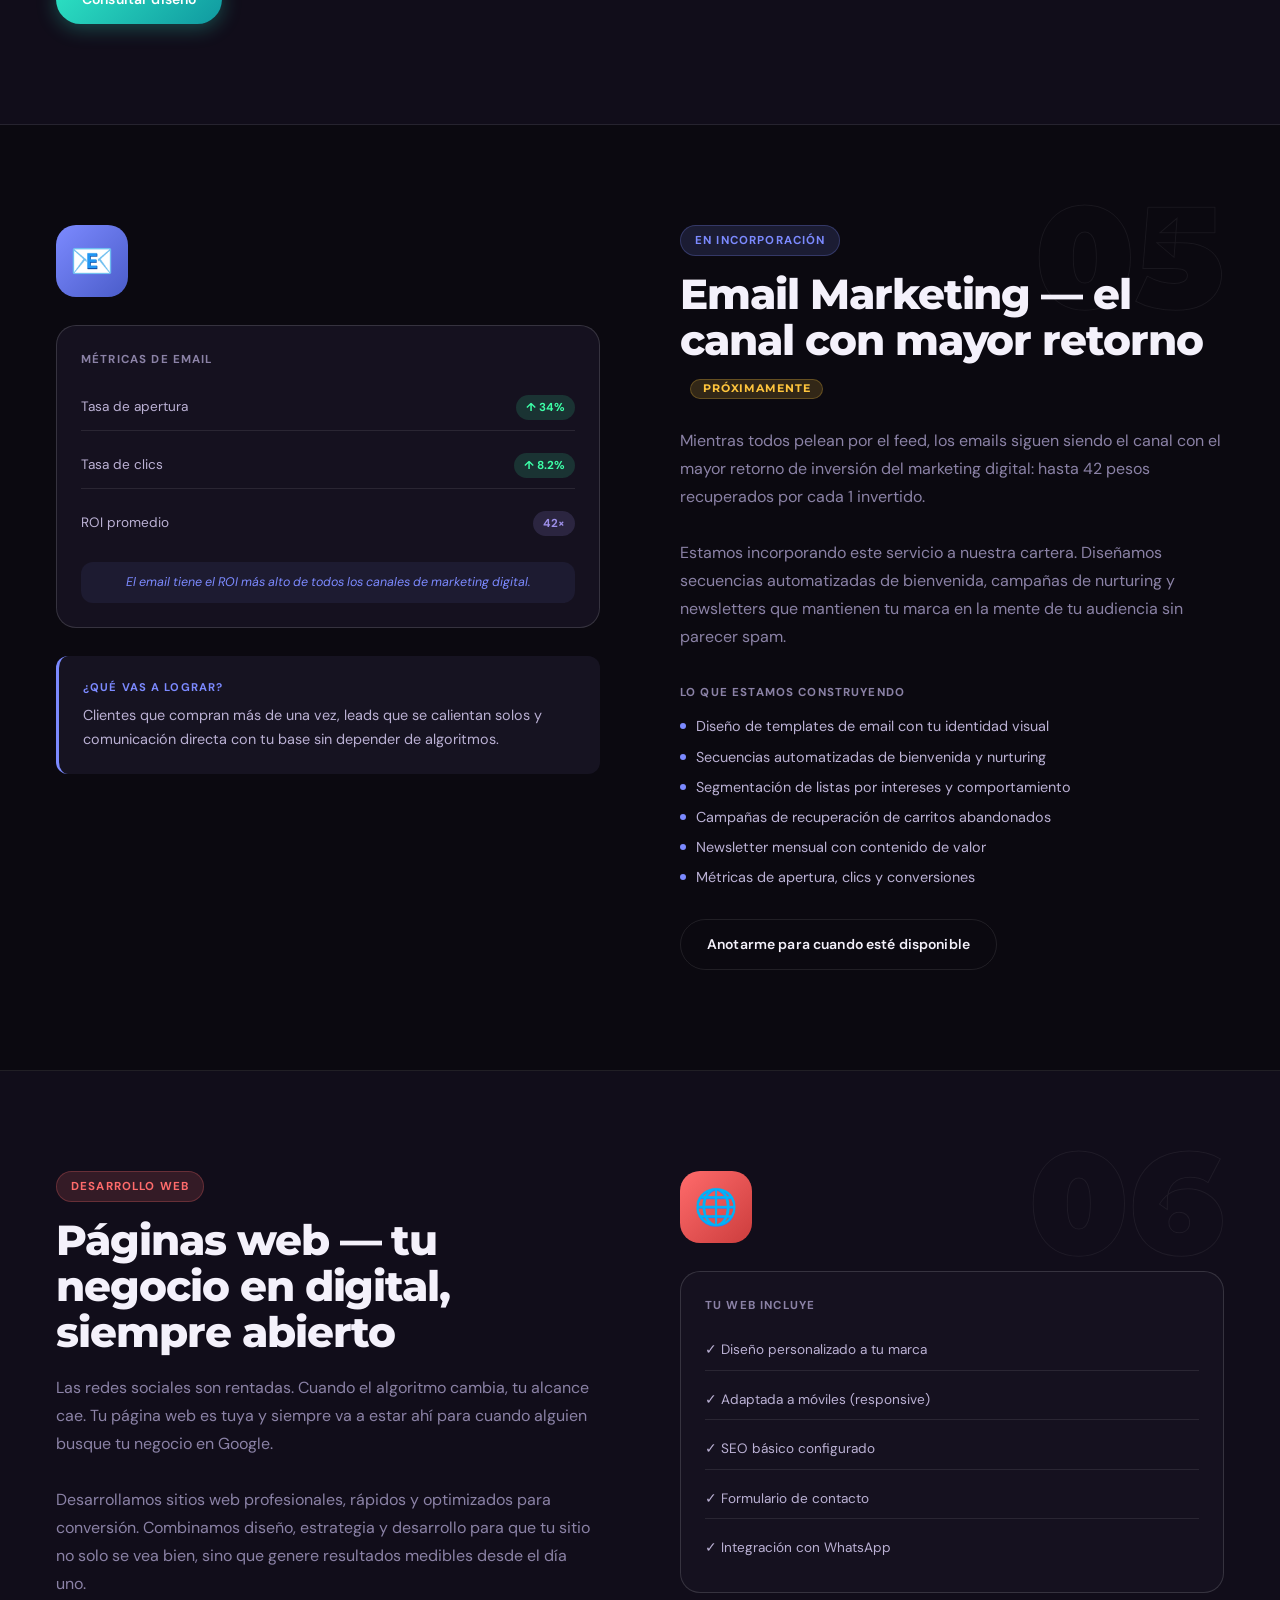
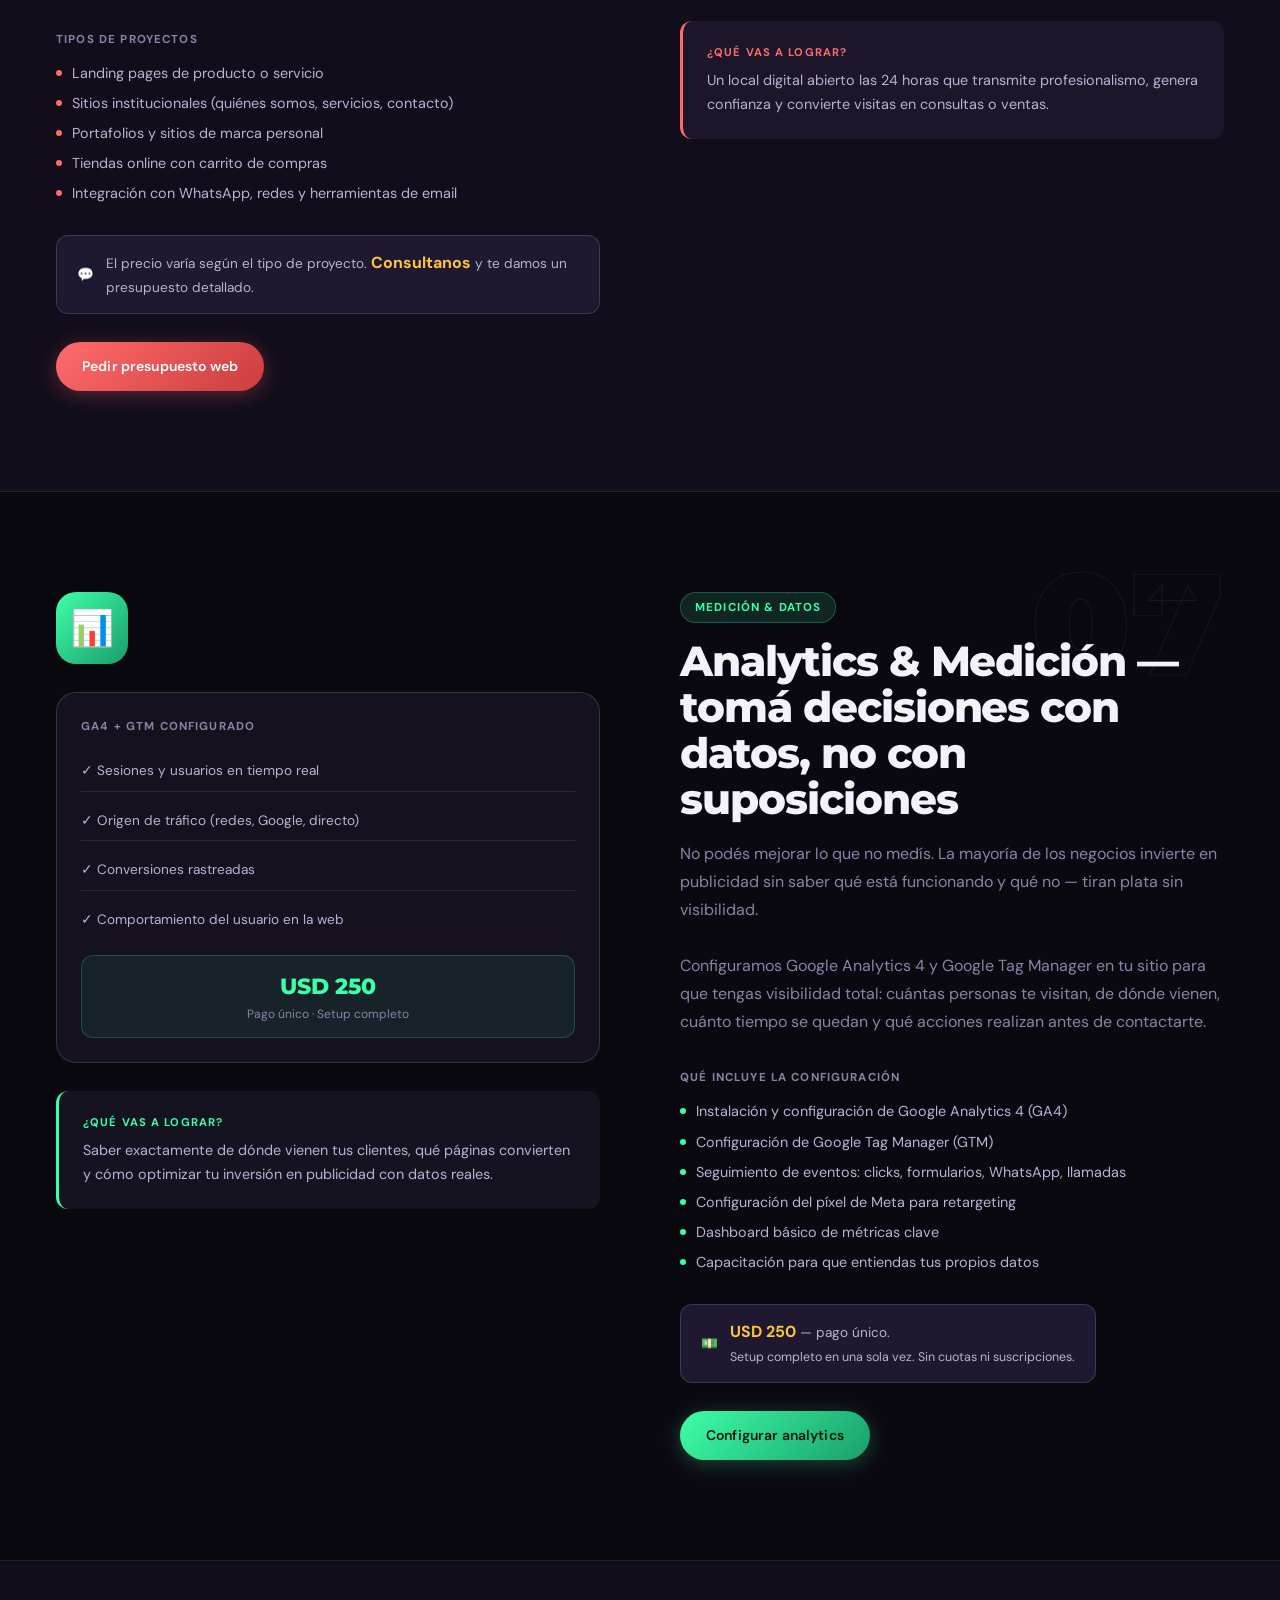
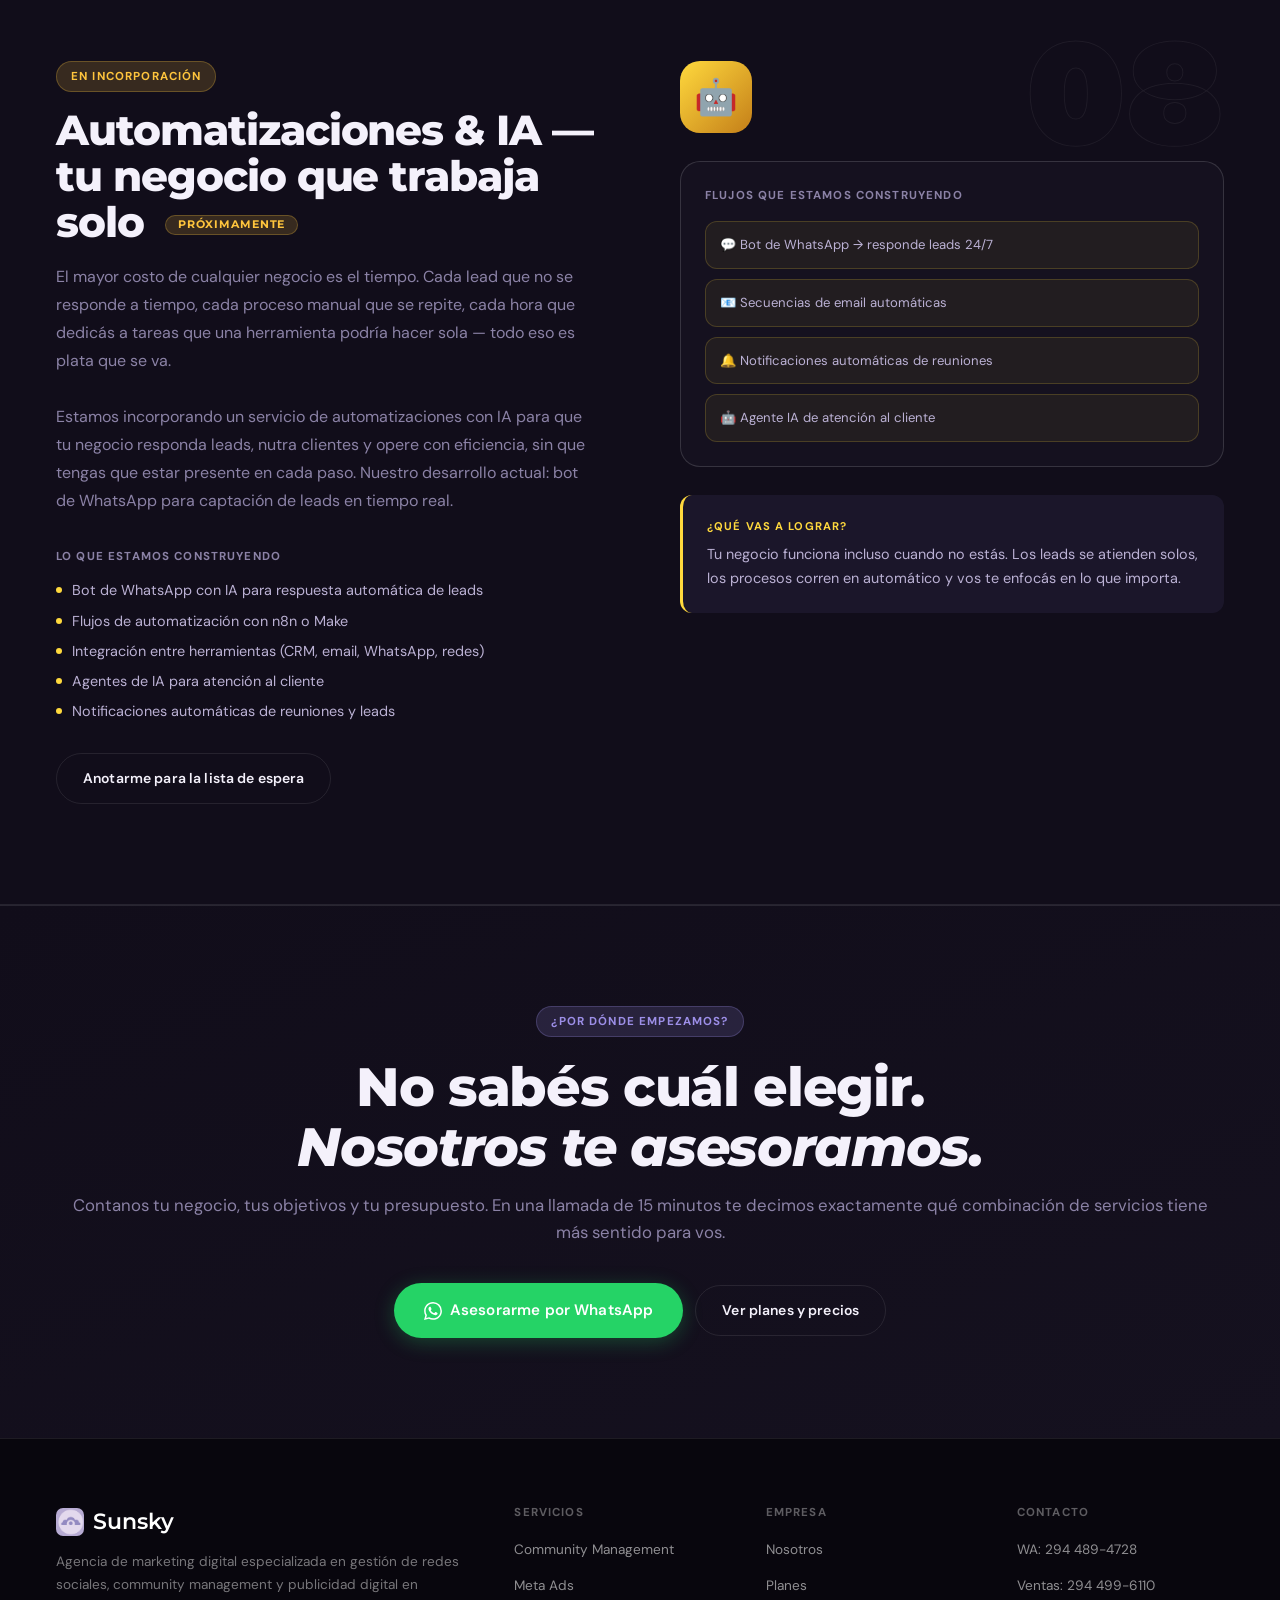
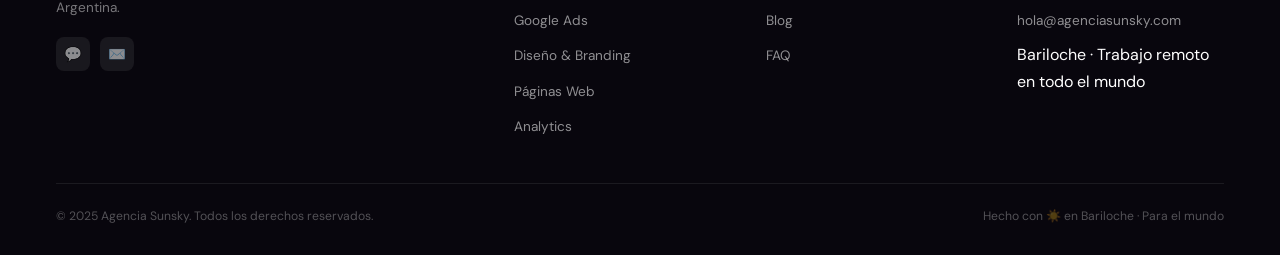
<file: servicios/index.html>
<!DOCTYPE html>
<html lang="es">
<head>
  <meta charset="UTF-8">
  <meta name="viewport" content="width=device-width, initial-scale=1.0">
  <title>Servicios | Agencia Sunsky — Marketing Digital Argentina</title>

  <meta name="description" content="Conocé en detalle todos los servicios de Agencia Sunsky: Community Management, Meta Ads, Google Ads, Diseño Gráfico, Email Marketing, Páginas Web y más. Bariloche, Argentina.">
  <meta name="robots" content="index, follow">
  <meta name="theme-color" content="#0B0910">
  <link rel="canonical" href="https://agenciasunsky.com/servicios">

  <!-- Open Graph -->
  <meta property="og:title" content="Servicios | Agencia Sunsky">
  <meta property="og:description" content="Todo lo que tu marca necesita para crecer en digital: redes, publicidad, diseño, analytics y más.">
  <meta property="og:type" content="website">
  <meta property="og:url" content="https://agenciasunsky.com/servicios">

  <!-- Fuentes -->
  <link rel="preconnect" href="https://fonts.googleapis.com">
  <link rel="preconnect" href="https://fonts.gstatic.com" crossorigin>
  <link href="https://fonts.googleapis.com/css2?family=Montserrat:ital,wght@0,400;0,500;0,600;0,700;0,800;0,900;1,600;1,800&family=DM+Sans:opsz,wght@9..40,300;9..40,400;9..40,500;9..40,600;9..40,700&display=swap" rel="stylesheet">

  <!-- Estilos (mismo orden que index.html + servicios.css) -->
  <link rel="stylesheet" href="../css/variables.css?v=2">
  <link rel="stylesheet" href="../css/animations.css?v=2">
  <link rel="stylesheet" href="../css/components.css?v=2">
  <link rel="stylesheet" href="../css/layout.css?v=2">
  <link rel="stylesheet" href="../css/servicios.css?v=2">
</head>
<body>

  <div id="cursor"></div>


  <!-- ================================================
       NAV (igual al index)
  ================================================ -->
  <nav id="navbar" class="scrolled">
    <div class="container">
      <div class="nav-inner">

        <a href="/" class="nav-logo">
          <div class="nav-logo-icon">
            <img src="../assets/img/logo-icono.png" alt="Sunsky logo" width="34" height="34">
          </div>
          <span>Sun<em>sky</em></span>
        </a>

        <ul class="nav-links">
          <li><a href="/#servicios">Servicios</a></li>
          <li><a href="/#planes">Planes</a></li>
          <li><a href="/#nosotros">Nosotros</a></li>
          <li><a href="/#blog">Blog</a></li>
          <li><a href="/#faq">FAQ</a></li>
        </ul>

        <a href="https://wa.me/542944996110?text=Hola!%20Quiero%20consultar%20sobre%20los%20servicios%20de%20Sunsky."
           class="btn btn-wa btn-sm nav-cta">
          <svg width="15" height="15" viewBox="0 0 24 24" fill="currentColor" aria-hidden="true"><path d="M17.472 14.382c-.297-.149-1.758-.867-2.03-.967-.273-.099-.471-.148-.67.15-.197.297-.767.966-.94 1.164-.173.199-.347.223-.644.075-.297-.15-1.255-.463-2.39-1.475-.883-.788-1.48-1.761-1.653-2.059-.173-.297-.018-.458.13-.606.134-.133.298-.347.446-.52.149-.174.198-.298.298-.497.099-.198.05-.371-.025-.52-.075-.149-.669-1.612-.916-2.207-.242-.579-.487-.5-.669-.51-.173-.008-.371-.01-.57-.01-.198 0-.52.074-.792.372-.272.297-1.04 1.016-1.04 2.479 0 1.462 1.065 2.875 1.213 3.074.149.198 2.096 3.2 5.077 4.487.709.306 1.262.489 1.694.625.712.227 1.36.195 1.871.118.571-.085 1.758-.719 2.006-1.413.248-.694.248-1.289.173-1.413-.074-.124-.272-.198-.57-.347m-5.421 7.403h-.004a9.87 9.87 0 01-5.031-1.378l-.361-.214-3.741.982.998-3.648-.235-.374a9.86 9.86 0 01-1.51-5.26c.001-5.45 4.436-9.884 9.888-9.884 2.64 0 5.122 1.03 6.988 2.898a9.825 9.825 0 012.893 6.994c-.003 5.45-4.437 9.884-9.885 9.884m8.413-18.297A11.815 11.815 0 0012.05 0C5.495 0 .16 5.335.157 11.892c0 2.096.547 4.142 1.588 5.945L.057 24l6.305-1.654a11.882 11.882 0 005.683 1.448h.005c6.554 0 11.89-5.335 11.893-11.893a11.821 11.821 0 00-3.48-8.413z"/></svg>
          Consultar
        </a>

        <button class="hamburger" id="hamburger" aria-label="Abrir menú">
          <span></span><span></span><span></span>
        </button>

      </div>
    </div>
  </nav>

  <div class="mobile-menu" id="mobileMenu">
    <a href="/#servicios" onclick="closeMobile()">Servicios</a>
    <a href="/#planes"    onclick="closeMobile()">Planes</a>
    <a href="/#nosotros"  onclick="closeMobile()">Nosotros</a>
    <a href="/#blog"      onclick="closeMobile()">Blog</a>
    <a href="/#faq"       onclick="closeMobile()">FAQ</a>
    <a href="https://wa.me/542944996110" class="btn btn-wa" style="justify-content:center;margin-top:8px;">WhatsApp</a>
  </div>


  <!-- ================================================
       HERO DE SERVICIOS
  ================================================ -->
  <section class="servicios-hero">
    <div class="servicios-hero-mesh"></div>
    <div class="orb orb-a"></div>
    <div class="orb orb-b"></div>

    <div class="container">
      <a href="/" class="servicios-hero-back">
        <svg width="16" height="16" viewBox="0 0 24 24" fill="none" stroke="currentColor" stroke-width="2.5"><path d="M19 12H5M12 19l-7-7 7-7"/></svg>
        Volver al inicio
      </a>

      <span class="tag tag-purple reveal">Nuestros servicios</span>
      <h1 class="reveal d1">
        Todo lo que tu marca<br>
        necesita para <em>crecer.</em>
      </h1>
      <p class="reveal d2">
        Cada servicio está diseñado para generar resultados reales. No trabajamos con templates ni procesos genéricos — cada cliente recibe una estrategia construida para su negocio.
      </p>
      <div class="hero-actions reveal d3">
        <a href="/#planes" class="btn btn-primary">
          Ver planes y precios
          <svg width="15" height="15" viewBox="0 0 24 24" fill="none" stroke="currentColor" stroke-width="2.5"><path d="M5 12h14M12 5l7 7-7 7"/></svg>
        </a>
        <a href="https://wa.me/542944996110?text=Hola!%20Quiero%20consultar%20sobre%20los%20servicios%20de%20Sunsky."
           class="btn btn-ghost">Consulta sin cargo</a>
      </div>

      <div class="servicios-hero-stats reveal d4">
        <div>
          <div class="stat-num serif">8</div>
          <div class="stat-label">Servicios disponibles</div>
        </div>
        <div>
          <div class="stat-num serif">+100</div>
          <div class="stat-label">Clientes atendidos</div>
        </div>
        <div>
          <div class="stat-num serif">5</div>
          <div class="stat-label">Años de experiencia</div>
        </div>
      </div>
    </div>
  </section>


  <!-- ================================================
       NAV STICKY DE SERVICIOS
  ================================================ -->
  <div class="servicios-nav" id="serviciosNav">
    <div class="container">
      <div class="servicios-nav-inner">
        <a href="#community-management" class="s-nav-link active">📱 Community Management</a>
        <a href="#meta-ads"             class="s-nav-link">📣 Meta Ads</a>
        <a href="#google-ads"           class="s-nav-link">🔍 Google Ads</a>
        <a href="#diseno"               class="s-nav-link">🎨 Diseño & Branding</a>
        <a href="#email-marketing"      class="s-nav-link">📧 Email Marketing</a>
        <a href="#paginas-web"          class="s-nav-link">🌐 Páginas Web</a>
        <a href="#analytics"            class="s-nav-link">📊 Analytics</a>
        <a href="#automatizaciones"     class="s-nav-link">🤖 Automatizaciones</a>
      </div>
    </div>
  </div>


  <!-- ================================================
       01 — COMMUNITY MANAGEMENT
  ================================================ -->
  <section class="servicio-section" id="community-management">
    <div class="servicio-num">01</div>
    <div class="container">
      <div class="servicio-grid">

        <!-- Visual izquierda -->
        <div class="servicio-visual reveal">
          <div class="servicio-icon-wrap icon-cm">📱</div>

          <!-- Mini dashboard decorativo -->
          <div style="background:var(--surface);border:1px solid var(--border-2);border-radius:var(--r);padding:24px;margin-top:0;">
            <div style="font-size:.72rem;font-weight:700;letter-spacing:.1em;text-transform:uppercase;color:var(--soft);margin-bottom:16px;">Tu cuenta este mes</div>
            <div style="display:flex;flex-direction:column;gap:12px;">
              <div style="display:flex;justify-content:space-between;align-items:center;padding:10px 0;border-bottom:1px solid var(--border);">
                <span style="font-size:.85rem;color:var(--mid);">Posteos publicados</span>
                <span class="badge badge-green">✓ 12/12</span>
              </div>
              <div style="display:flex;justify-content:space-between;align-items:center;padding:10px 0;border-bottom:1px solid var(--border);">
                <span style="font-size:.85rem;color:var(--mid);">Historias publicadas</span>
                <span class="badge badge-green">✓ 35/35</span>
              </div>
              <div style="display:flex;justify-content:space-between;align-items:center;padding:10px 0;border-bottom:1px solid var(--border);">
                <span style="font-size:.85rem;color:var(--mid);">Nuevos seguidores</span>
                <span class="badge badge-green">↑ +482</span>
              </div>
              <div style="display:flex;justify-content:space-between;align-items:center;padding:10px 0;border-bottom:1px solid var(--border);">
                <span style="font-size:.85rem;color:var(--mid);">Alcance total</span>
                <span class="badge badge-green">↑ 94k</span>
              </div>
              <div style="display:flex;justify-content:space-between;align-items:center;padding:10px 0;">
                <span style="font-size:.85rem;color:var(--mid);">Mensajes respondidos</span>
                <span class="badge badge-purple">64</span>
              </div>
            </div>
          </div>

          <div class="servicio-resultado">
            <div class="sr-label">¿Qué vas a lograr?</div>
            <p>Presencia constante y profesional en tus redes sin que tengas que dedicarle tiempo. Tu CM se convierte en la voz de tu marca.</p>
          </div>
        </div>

        <!-- Contenido derecha -->
        <div class="servicio-content reveal d1">
          <span class="tag tag-purple servicio-tag">Servicio principal</span>
          <h2>Community Management — la voz diaria de tu marca</h2>
          <p class="servicio-desc">
            Tener redes inconsistentes es peor que no tenerlas. Nuestro equipo de Community Managers planifica, crea y publica contenido de forma constante, respondiendo mensajes y construyendo la comunidad que tu negocio necesita para crecer.
            <br><br>
            No somos una fábrica de contenido genérico. Antes de arrancar analizamos tu rubro, tu competencia y tu audiencia para diseñar una estrategia que tenga sentido para tu negocio específico.
          </p>

          <div class="servicio-incluye">
            <h4>Qué incluye</h4>
            <ul class="incluye-list">
              <li class="incluye-item"><div class="incluye-dot" style="background:var(--purple);"></div>Calendario editorial mensual completo</li>
              <li class="incluye-item"><div class="incluye-dot" style="background:var(--purple);"></div>Diseño de piezas para feed e historias (diseñador dedicado)</li>
              <li class="incluye-item"><div class="incluye-dot" style="background:var(--purple);"></div>Copys, textos y hashtags estratégicos para cada publicación</li>
              <li class="incluye-item"><div class="incluye-dot" style="background:var(--purple);"></div>Reels (según el plan contratado)</li>
              <li class="incluye-item"><div class="incluye-dot" style="background:var(--purple);"></div>Gestión de mensajes directos y comentarios</li>
              <li class="incluye-item"><div class="incluye-dot" style="background:var(--purple);"></div>Reporte mensual con métricas de alcance, engagement y crecimiento</li>
              <li class="incluye-item"><div class="incluye-dot" style="background:var(--purple);"></div>Manual de marca y logo (según el plan)</li>
              <li class="incluye-item"><div class="incluye-dot" style="background:var(--purple);"></div>Revisión y aprobación de contenido antes de publicar</li>
            </ul>
          </div>

          <a href="https://wa.me/542944996110?text=Hola!%20Me%20interesa%20el%20servicio%20de%20Community%20Management.%20%C2%BFPodemos%20hablar%3F"
             class="btn btn-primary">
            <svg width="15" height="15" viewBox="0 0 24 24" fill="currentColor"><path d="M17.472 14.382c-.297-.149-1.758-.867-2.03-.967-.273-.099-.471-.148-.67.15-.197.297-.767.966-.94 1.164-.173.199-.347.223-.644.075-.297-.15-1.255-.463-2.39-1.475-.883-.788-1.48-1.761-1.653-2.059-.173-.297-.018-.458.13-.606.134-.133.298-.347.446-.52.149-.174.198-.298.298-.497.099-.198.05-.371-.025-.52-.075-.149-.669-1.612-.916-2.207-.242-.579-.487-.5-.669-.51-.173-.008-.371-.01-.57-.01-.198 0-.52.074-.792.372-.272.297-1.04 1.016-1.04 2.479 0 1.462 1.065 2.875 1.213 3.074.149.198 2.096 3.2 5.077 4.487.709.306 1.262.489 1.694.625.712.227 1.36.195 1.871.118.571-.085 1.758-.719 2.006-1.413.248-.694.248-1.289.173-1.413-.074-.124-.272-.198-.57-.347m-5.421 7.403h-.004a9.87 9.87 0 01-5.031-1.378l-.361-.214-3.741.982.998-3.648-.235-.374a9.86 9.86 0 01-1.51-5.26c.001-5.45 4.436-9.884 9.888-9.884 2.64 0 5.122 1.03 6.988 2.898a9.825 9.825 0 012.893 6.994c-.003 5.45-4.437 9.884-9.885 9.884m8.413-18.297A11.815 11.815 0 0012.05 0C5.495 0 .16 5.335.157 11.892c0 2.096.547 4.142 1.588 5.945L.057 24l6.305-1.654a11.882 11.882 0 005.683 1.448h.005c6.554 0 11.89-5.335 11.893-11.893a11.821 11.821 0 00-3.48-8.413z"/></svg>
            Quiero este servicio
          </a>
        </div>
      </div>
    </div>
  </section>


  <!-- ================================================
       02 — META ADS
  ================================================ -->
  <section class="servicio-section" id="meta-ads" style="background:var(--bg-2);">
    <div class="servicio-num">02</div>
    <div class="container">
      <div class="servicio-grid reverse">

        <div class="servicio-visual reveal">
          <div class="servicio-icon-wrap icon-meta">📣</div>

          <!-- Tipos de campañas decorativo -->
          <div style="background:var(--surface);border:1px solid var(--border-2);border-radius:var(--r);padding:24px;">
            <div style="font-size:.72rem;font-weight:700;letter-spacing:.1em;text-transform:uppercase;color:var(--soft);margin-bottom:16px;">Tipos de campaña</div>
            <div style="display:grid;grid-template-columns:1fr 1fr;gap:10px;">
              <div style="padding:12px 14px;background:var(--bg);border:1px solid var(--border);border-radius:var(--rs);font-size:.8rem;font-weight:600;color:var(--mid);">💬 Mensajes WA</div>
              <div style="padding:12px 14px;background:var(--bg);border:1px solid var(--border);border-radius:var(--rs);font-size:.8rem;font-weight:600;color:var(--mid);">🎯 Conversiones</div>
              <div style="padding:12px 14px;background:var(--bg);border:1px solid var(--border);border-radius:var(--rs);font-size:.8rem;font-weight:600;color:var(--mid);">🚀 Tráfico web</div>
              <div style="padding:12px 14px;background:var(--bg);border:1px solid var(--border);border-radius:var(--rs);font-size:.8rem;font-weight:600;color:var(--mid);">🎬 Video/Reels</div>
              <div style="padding:12px 14px;background:var(--bg);border:1px solid var(--border);border-radius:var(--rs);font-size:.8rem;font-weight:600;color:var(--mid);">👁 Alcance</div>
              <div style="padding:12px 14px;background:var(--bg);border:1px solid var(--border);border-radius:var(--rs);font-size:.8rem;font-weight:600;color:var(--mid);">📋 Leads</div>
            </div>
            <div style="margin-top:16px;padding:12px;background:rgba(255,92,138,.08);border:1px solid rgba(255,92,138,.2);border-radius:var(--rs);font-size:.82rem;color:var(--rose);text-align:center;font-weight:600;">ROAS promedio: 3.5× — 6×</div>
          </div>

          <div class="servicio-resultado" style="border-left-color:var(--rose);">
            <div class="sr-label" style="color:var(--rose);">¿Qué vas a lograr?</div>
            <p>Más mensajes de clientes potenciales, tráfico de calidad y ventas directas. Cada peso invertido en pauta trabaja para convertir, no solo para que te vean.</p>
          </div>
        </div>

        <div class="servicio-content reveal d1">
          <span class="tag tag-rose servicio-tag">Publicidad pagada</span>
          <h2>Meta Ads — publicidad que convierte en clientes</h2>
          <p class="servicio-desc">
            Facebook e Instagram tienen más de 1.600 millones de usuarios activos. La pregunta no es si tu cliente ideal está ahí, sino si tu marca aparece frente a él en el momento correcto, con el mensaje correcto.
            <br><br>
            Diseñamos, lanzamos y optimizamos campañas en Meta con foco en resultados medibles: mensajes al WhatsApp, visitas a tu web, leads calificados o ventas directas. Tu presupuesto de pauta va directo a Meta — nuestro fee es por la gestión estratégica.
          </p>

          <div class="servicio-incluye">
            <h4>Qué incluye</h4>
            <ul class="incluye-list">
              <li class="incluye-item"><div class="incluye-dot" style="background:var(--rose);"></div>Configuración del Business Manager y píxel de Meta</li>
              <li class="incluye-item"><div class="incluye-dot" style="background:var(--rose);"></div>Diseño de creativos (imágenes y videos para los anuncios)</li>
              <li class="incluye-item"><div class="incluye-dot" style="background:var(--rose);"></div>Segmentación de audiencias personalizadas y similares</li>
              <li class="incluye-item"><div class="incluye-dot" style="background:var(--rose);"></div>Redacción de copys de anuncios orientados a conversión</li>
              <li class="incluye-item"><div class="incluye-dot" style="background:var(--rose);"></div>A/B testing de creativos y audiencias</li>
              <li class="incluye-item"><div class="incluye-dot" style="background:var(--rose);"></div>Optimización continua de presupuesto y pujas</li>
              <li class="incluye-item"><div class="incluye-dot" style="background:var(--rose);"></div>Reporte mensual con ROAS, CPR, alcance y resultados</li>
            </ul>
          </div>

          <div class="servicio-precio">
            <span>💡</span>
            <span>La pauta publicitaria va <strong>directo a Meta</strong> y la definís vos. Recomendamos mínimo <strong>$50.000–100.000 ARS/mes</strong> para resultados visibles.</span>
          </div>

          <a href="https://wa.me/542944996110?text=Hola!%20Quiero%20consultar%20sobre%20Meta%20Ads%20con%20Sunsky."
             class="btn btn-primary" style="background:var(--rose);box-shadow:0 4px 20px rgba(255,92,138,.35);">
            <svg width="15" height="15" viewBox="0 0 24 24" fill="currentColor"><path d="M17.472 14.382c-.297-.149-1.758-.867-2.03-.967-.273-.099-.471-.148-.67.15-.197.297-.767.966-.94 1.164-.173.199-.347.223-.644.075-.297-.15-1.255-.463-2.39-1.475-.883-.788-1.48-1.761-1.653-2.059-.173-.297-.018-.458.13-.606.134-.133.298-.347.446-.52.149-.174.198-.298.298-.497.099-.198.05-.371-.025-.52-.075-.149-.669-1.612-.916-2.207-.242-.579-.487-.5-.669-.51-.173-.008-.371-.01-.57-.01-.198 0-.52.074-.792.372-.272.297-1.04 1.016-1.04 2.479 0 1.462 1.065 2.875 1.213 3.074.149.198 2.096 3.2 5.077 4.487.709.306 1.262.489 1.694.625.712.227 1.36.195 1.871.118.571-.085 1.758-.719 2.006-1.413.248-.694.248-1.289.173-1.413-.074-.124-.272-.198-.57-.347m-5.421 7.403h-.004a9.87 9.87 0 01-5.031-1.378l-.361-.214-3.741.982.998-3.648-.235-.374a9.86 9.86 0 01-1.51-5.26c.001-5.45 4.436-9.884 9.888-9.884 2.64 0 5.122 1.03 6.988 2.898a9.825 9.825 0 012.893 6.994c-.003 5.45-4.437 9.884-9.885 9.884m8.413-18.297A11.815 11.815 0 0012.05 0C5.495 0 .16 5.335.157 11.892c0 2.096.547 4.142 1.588 5.945L.057 24l6.305-1.654a11.882 11.882 0 005.683 1.448h.005c6.554 0 11.89-5.335 11.893-11.893a11.821 11.821 0 00-3.48-8.413z"/></svg>
            Consultar Meta Ads
          </a>
        </div>
      </div>
    </div>
  </section>


  <!-- ================================================
       03 — GOOGLE ADS
  ================================================ -->
  <section class="servicio-section" id="google-ads">
    <div class="servicio-num">03</div>
    <div class="container">
      <div class="servicio-grid">

        <div class="servicio-visual reveal">
          <div class="servicio-icon-wrap icon-google">🔍</div>

          <div style="background:var(--surface);border:1px solid var(--border-2);border-radius:var(--r);padding:24px;">
            <div style="font-size:.72rem;font-weight:700;letter-spacing:.1em;text-transform:uppercase;color:var(--soft);margin-bottom:16px;">Resultados de búsqueda</div>
            <div style="display:flex;flex-direction:column;gap:12px;">
              <div style="padding:14px;background:rgba(255,197,61,.08);border:1px solid rgba(255,197,61,.2);border-radius:var(--rs);">
                <div style="font-size:.65rem;color:var(--gold);font-weight:700;margin-bottom:4px;">ANUNCIO</div>
                <div style="font-size:.9rem;font-weight:700;color:var(--purple);">Tu Negocio — agenciasunsky.com</div>
                <div style="font-size:.78rem;color:var(--soft);margin-top:2px);">La agencia que hace crecer tu marca · Consultá gratis</div>
              </div>
              <div style="padding:14px;background:var(--bg);border:1px solid var(--border);border-radius:var(--rs);opacity:.5;">
                <div style="font-size:.9rem;font-weight:600;color:var(--mid);">Competidor A</div>
                <div style="font-size:.78rem;color:var(--soft);">Resultado orgánico sin control</div>
              </div>
              <div style="padding:14px;background:var(--bg);border:1px solid var(--border);border-radius:var(--rs);opacity:.35;">
                <div style="font-size:.9rem;font-weight:600;color:var(--mid);">Competidor B</div>
                <div style="font-size:.78rem;color:var(--soft);">Resultado orgánico sin control</div>
              </div>
            </div>
          </div>

          <div class="servicio-resultado" style="border-left-color:var(--gold);">
            <div class="sr-label" style="color:var(--gold);">¿Qué vas a lograr?</div>
            <p>Aparecer primero cuando alguien busca exactamente lo que vos ofrecés. Tráfico con intención real de compra, no solo de curiosidad.</p>
          </div>
        </div>

        <div class="servicio-content reveal d1">
          <span class="tag tag-sage servicio-tag" style="background:var(--t-gold);color:var(--gold);border-color:rgba(255,197,61,.25);">Publicidad en buscadores</span>
          <h2>Google Ads — aparecé primero cuando te buscan</h2>
          <p class="servicio-desc">
            La diferencia entre Meta Ads y Google Ads es simple: en Meta vos interrumpís al usuario, en Google el usuario te está buscando activamente. Eso hace que el tráfico de Google tenga una intención de compra mucho mayor.
            <br><br>
            Gestionamos campañas de búsqueda, display y Shopping para que tu marca aparezca en el momento exacto en que un cliente potencial necesita lo que ofrecés.
          </p>

          <div class="servicio-incluye">
            <h4>Qué incluye</h4>
            <ul class="incluye-list">
              <li class="incluye-item"><div class="incluye-dot" style="background:var(--gold);"></div>Investigación y selección de palabras clave estratégicas</li>
              <li class="incluye-item"><div class="incluye-dot" style="background:var(--gold);"></div>Redacción de anuncios de búsqueda optimizados</li>
              <li class="incluye-item"><div class="incluye-dot" style="background:var(--gold);"></div>Configuración de extensiones de anuncios</li>
              <li class="incluye-item"><div class="incluye-dot" style="background:var(--gold);"></div>Configuración de conversiones (llamadas, formularios, ventas)</li>
              <li class="incluye-item"><div class="incluye-dot" style="background:var(--gold);"></div>Optimización continua de pujas y calidad de anuncios</li>
              <li class="incluye-item"><div class="incluye-dot" style="background:var(--gold);"></div>Remarketing (alcanzar usuarios que ya visitaron tu web)</li>
              <li class="incluye-item"><div class="incluye-dot" style="background:var(--gold);"></div>Reporte mensual con CPC, conversiones y resultados</li>
            </ul>
          </div>

          <div class="servicio-precio">
            <span>💰</span>
            <div>
              Fee de gestión: <strong>USD 280/mes</strong><br>
              <span style="font-size:.78rem;">Pauta mínima recomendada: USD 150–200/mes directo a Google.</span>
            </div>
          </div>

          <a href="https://wa.me/542944996110?text=Hola!%20Quiero%20consultar%20sobre%20Google%20Ads%20con%20Sunsky."
             class="btn btn-primary" style="background:linear-gradient(135deg,#FFC53D,#FF9F1C);color:#1A1000;box-shadow:0 4px 20px rgba(255,197,61,.3);">
            Consultar Google Ads
          </a>
        </div>
      </div>
    </div>
  </section>


  <!-- ================================================
       04 — DISEÑO GRÁFICO & BRANDING
  ================================================ -->
  <section class="servicio-section" id="diseno" style="background:var(--bg-2);">
    <div class="servicio-num">04</div>
    <div class="container">
      <div class="servicio-grid reverse">

        <div class="servicio-visual reveal">
          <div class="servicio-icon-wrap icon-design">🎨</div>

          <div style="background:var(--surface);border:1px solid var(--border-2);border-radius:var(--r);padding:24px;">
            <div style="font-size:.72rem;font-weight:700;letter-spacing:.1em;text-transform:uppercase;color:var(--soft);margin-bottom:16px;">Lo que creamos</div>
            <div style="display:flex;flex-direction:column;gap:10px;">
              <div style="display:flex;align-items:center;gap:10px;padding:10px 0;border-bottom:1px solid var(--border);">
                <div style="width:36px;height:36px;border-radius:8px;background:var(--icon-design);display:flex;align-items:center;justify-content:center;font-size:1rem;flex-shrink:0;">🏷</div>
                <span style="font-size:.85rem;color:var(--mid);">Logo + variaciones</span>
              </div>
              <div style="display:flex;align-items:center;gap:10px;padding:10px 0;border-bottom:1px solid var(--border);">
                <div style="width:36px;height:36px;border-radius:8px;background:var(--icon-design);display:flex;align-items:center;justify-content:center;font-size:1rem;flex-shrink:0;">📖</div>
                <span style="font-size:.85rem;color:var(--mid);">Manual de marca</span>
              </div>
              <div style="display:flex;align-items:center;gap:10px;padding:10px 0;border-bottom:1px solid var(--border);">
                <div style="width:36px;height:36px;border-radius:8px;background:var(--icon-design);display:flex;align-items:center;justify-content:center;font-size:1rem;flex-shrink:0;">🖼</div>
                <span style="font-size:.85rem;color:var(--mid);">Piezas para feed e historias</span>
              </div>
              <div style="display:flex;align-items:center;gap:10px;padding:10px 0;">
                <div style="width:36px;height:36px;border-radius:8px;background:var(--icon-design);display:flex;align-items:center;justify-content:center;font-size:1rem;flex-shrink:0;">🎬</div>
                <span style="font-size:.85rem;color:var(--mid);">Plantillas de Reels y Stories</span>
              </div>
            </div>
          </div>

          <div class="servicio-resultado" style="border-left-color:var(--teal);">
            <div class="sr-label" style="color:var(--teal);">¿Qué vas a lograr?</div>
            <p>Una identidad visual coherente, profesional y memorable que distingue tu marca de la competencia en el primer golpe de vista.</p>
          </div>
        </div>

        <div class="servicio-content reveal d1">
          <span class="tag tag-sage servicio-tag">Identidad visual</span>
          <h2>Diseño Gráfico & Branding — una marca que se recuerda</h2>
          <p class="servicio-desc">
            La primera impresión importa. Antes de que tu cliente lea una sola palabra, ya tomó una decisión basada en cómo se ve tu marca. Una identidad visual inconsistente o amateur transmite desconfianza, aunque el producto sea excelente.
            <br><br>
            Nuestro equipo de diseñadoras construye marcas con identidad propia: colores, tipografías, tono visual y piezas de contenido que cuentan quién sos antes de que hagas clic.
          </p>

          <div class="servicio-incluye">
            <h4>Qué incluye</h4>
            <ul class="incluye-list">
              <li class="incluye-item"><div class="incluye-dot" style="background:var(--teal);"></div>Diseño de logotipo + versiones (horizontal, ícono, blanco/negro)</li>
              <li class="incluye-item"><div class="incluye-dot" style="background:var(--teal);"></div>Paleta de colores y tipografías de marca</li>
              <li class="incluye-item"><div class="incluye-dot" style="background:var(--teal);"></div>Manual de marca con lineamientos de uso</li>
              <li class="incluye-item"><div class="incluye-dot" style="background:var(--teal);"></div>Línea gráfica para redes sociales</li>
              <li class="incluye-item"><div class="incluye-dot" style="background:var(--teal);"></div>Plantillas de historias y posts para que uses vos también</li>
              <li class="incluye-item"><div class="incluye-dot" style="background:var(--teal);"></div>Piezas de campaña (flyers, banners, creativos de ads)</li>
            </ul>
          </div>

          <a href="https://wa.me/542944996110?text=Hola!%20Me%20interesa%20el%20servicio%20de%20dise%C3%B1o%20y%20branding%20de%20Sunsky."
             class="btn btn-primary" style="background:linear-gradient(135deg,#2EE6C5,#1099A0);box-shadow:0 4px 20px rgba(46,230,197,.3);">
            Consultar diseño
          </a>
        </div>
      </div>
    </div>
  </section>


  <!-- ================================================
       05 — EMAIL MARKETING
  ================================================ -->
  <section class="servicio-section" id="email-marketing">
    <div class="servicio-num">05</div>
    <div class="container">
      <div class="servicio-grid">

        <div class="servicio-visual reveal">
          <div class="servicio-icon-wrap icon-email">📧</div>

          <div style="background:var(--surface);border:1px solid var(--border-2);border-radius:var(--r);padding:24px;">
            <div style="font-size:.72rem;font-weight:700;letter-spacing:.1em;text-transform:uppercase;color:var(--soft);margin-bottom:16px;">Métricas de email</div>
            <div style="display:flex;flex-direction:column;gap:12px;">
              <div style="display:flex;justify-content:space-between;align-items:center;padding:10px 0;border-bottom:1px solid var(--border);">
                <span style="font-size:.85rem;color:var(--mid);">Tasa de apertura</span>
                <span class="badge badge-green">↑ 34%</span>
              </div>
              <div style="display:flex;justify-content:space-between;align-items:center;padding:10px 0;border-bottom:1px solid var(--border);">
                <span style="font-size:.85rem;color:var(--mid);">Tasa de clics</span>
                <span class="badge badge-green">↑ 8.2%</span>
              </div>
              <div style="display:flex;justify-content:space-between;align-items:center;padding:10px 0;">
                <span style="font-size:.85rem;color:var(--mid);">ROI promedio</span>
                <span class="badge badge-purple">42×</span>
              </div>
            </div>
            <div style="margin-top:16px;padding:10px;background:rgba(124,138,255,.08);border-radius:var(--rs);font-size:.78rem;color:var(--indigo);font-style:italic;text-align:center;">El email tiene el ROI más alto de todos los canales de marketing digital.</div>
          </div>

          <div class="servicio-resultado" style="border-left-color:var(--indigo);">
            <div class="sr-label" style="color:var(--indigo);">¿Qué vas a lograr?</div>
            <p>Clientes que compran más de una vez, leads que se calientan solos y comunicación directa con tu base sin depender de algoritmos.</p>
          </div>
        </div>

        <div class="servicio-content reveal d1">
          <span class="tag servicio-tag" style="background:rgba(124,138,255,.15);color:var(--indigo);border:1px solid rgba(124,138,255,.25);">En incorporación</span>
          <h2>Email Marketing — el canal con mayor retorno
            <span class="soon-tag">Próximamente</span>
          </h2>
          <p class="servicio-desc">
            Mientras todos pelean por el feed, los emails siguen siendo el canal con el mayor retorno de inversión del marketing digital: hasta 42 pesos recuperados por cada 1 invertido.
            <br><br>
            Estamos incorporando este servicio a nuestra cartera. Diseñamos secuencias automatizadas de bienvenida, campañas de nurturing y newsletters que mantienen tu marca en la mente de tu audiencia sin parecer spam.
          </p>

          <div class="servicio-incluye">
            <h4>Lo que estamos construyendo</h4>
            <ul class="incluye-list">
              <li class="incluye-item"><div class="incluye-dot" style="background:var(--indigo);"></div>Diseño de templates de email con tu identidad visual</li>
              <li class="incluye-item"><div class="incluye-dot" style="background:var(--indigo);"></div>Secuencias automatizadas de bienvenida y nurturing</li>
              <li class="incluye-item"><div class="incluye-dot" style="background:var(--indigo);"></div>Segmentación de listas por intereses y comportamiento</li>
              <li class="incluye-item"><div class="incluye-dot" style="background:var(--indigo);"></div>Campañas de recuperación de carritos abandonados</li>
              <li class="incluye-item"><div class="incluye-dot" style="background:var(--indigo);"></div>Newsletter mensual con contenido de valor</li>
              <li class="incluye-item"><div class="incluye-dot" style="background:var(--indigo);"></div>Métricas de apertura, clics y conversiones</li>
            </ul>
          </div>

          <a href="https://wa.me/542944996110?text=Hola!%20Me%20interesa%20el%20servicio%20de%20Email%20Marketing%20de%20Sunsky.%20%C2%BFCu%C3%A1ndo%20est%C3%A1%20disponible%3F"
             class="btn btn-ghost">
            Anotarme para cuando esté disponible
          </a>
        </div>
      </div>
    </div>
  </section>


  <!-- ================================================
       06 — PÁGINAS WEB
  ================================================ -->
  <section class="servicio-section" id="paginas-web" style="background:var(--bg-2);">
    <div class="servicio-num">06</div>
    <div class="container">
      <div class="servicio-grid reverse">

        <div class="servicio-visual reveal">
          <div class="servicio-icon-wrap icon-web">🌐</div>

          <div style="background:var(--surface);border:1px solid var(--border-2);border-radius:var(--r);padding:24px;">
            <div style="font-size:.72rem;font-weight:700;letter-spacing:.1em;text-transform:uppercase;color:var(--soft);margin-bottom:16px;">Tu web incluye</div>
            <div style="display:flex;flex-direction:column;gap:10px;">
              <div style="display:flex;align-items:center;gap:8px;font-size:.85rem;color:var(--mid);padding:8px 0;border-bottom:1px solid var(--border);">✓ Diseño personalizado a tu marca</div>
              <div style="display:flex;align-items:center;gap:8px;font-size:.85rem;color:var(--mid);padding:8px 0;border-bottom:1px solid var(--border);">✓ Adaptada a móviles (responsive)</div>
              <div style="display:flex;align-items:center;gap:8px;font-size:.85rem;color:var(--mid);padding:8px 0;border-bottom:1px solid var(--border);">✓ SEO básico configurado</div>
              <div style="display:flex;align-items:center;gap:8px;font-size:.85rem;color:var(--mid);padding:8px 0;border-bottom:1px solid var(--border);">✓ Formulario de contacto</div>
              <div style="display:flex;align-items:center;gap:8px;font-size:.85rem;color:var(--mid);padding:8px 0;">✓ Integración con WhatsApp</div>
            </div>
          </div>

          <div class="servicio-resultado" style="border-left-color:var(--coral);">
            <div class="sr-label" style="color:var(--coral);">¿Qué vas a lograr?</div>
            <p>Un local digital abierto las 24 horas que transmite profesionalismo, genera confianza y convierte visitas en consultas o ventas.</p>
          </div>
        </div>

        <div class="servicio-content reveal d1">
          <span class="tag servicio-tag" style="background:var(--t-coral);color:var(--coral);border:1px solid rgba(255,107,107,.25);">Desarrollo web</span>
          <h2>Páginas web — tu negocio en digital, siempre abierto</h2>
          <p class="servicio-desc">
            Las redes sociales son rentadas. Cuando el algoritmo cambia, tu alcance cae. Tu página web es tuya y siempre va a estar ahí para cuando alguien busque tu negocio en Google.
            <br><br>
            Desarrollamos sitios web profesionales, rápidos y optimizados para conversión. Combinamos diseño, estrategia y desarrollo para que tu sitio no solo se vea bien, sino que genere resultados medibles desde el día uno.
          </p>

          <div class="servicio-incluye">
            <h4>Tipos de proyectos</h4>
            <ul class="incluye-list">
              <li class="incluye-item"><div class="incluye-dot" style="background:var(--coral);"></div>Landing pages de producto o servicio</li>
              <li class="incluye-item"><div class="incluye-dot" style="background:var(--coral);"></div>Sitios institucionales (quiénes somos, servicios, contacto)</li>
              <li class="incluye-item"><div class="incluye-dot" style="background:var(--coral);"></div>Portafolios y sitios de marca personal</li>
              <li class="incluye-item"><div class="incluye-dot" style="background:var(--coral);"></div>Tiendas online con carrito de compras</li>
              <li class="incluye-item"><div class="incluye-dot" style="background:var(--coral);"></div>Integración con WhatsApp, redes y herramientas de email</li>
            </ul>
          </div>

          <div class="servicio-precio">
            <span>💬</span>
            <span>El precio varía según el tipo de proyecto. <strong>Consultanos</strong> y te damos un presupuesto detallado.</span>
          </div>

          <a href="https://wa.me/542944996110?text=Hola!%20Necesito%20una%20p%C3%A1gina%20web%20y%20quiero%20consultar%20con%20Sunsky."
             class="btn btn-primary" style="background:linear-gradient(135deg,#FF6B6B,#CC3D3D);box-shadow:0 4px 20px rgba(255,107,107,.3);">
            Pedir presupuesto web
          </a>
        </div>
      </div>
    </div>
  </section>


  <!-- ================================================
       07 — ANALYTICS & MEDICIÓN
  ================================================ -->
  <section class="servicio-section" id="analytics">
    <div class="servicio-num">07</div>
    <div class="container">
      <div class="servicio-grid">

        <div class="servicio-visual reveal">
          <div class="servicio-icon-wrap icon-data">📊</div>

          <div style="background:var(--surface);border:1px solid var(--border-2);border-radius:var(--r);padding:24px;">
            <div style="font-size:.72rem;font-weight:700;letter-spacing:.1em;text-transform:uppercase;color:var(--soft);margin-bottom:16px;">GA4 + GTM configurado</div>
            <div style="display:flex;flex-direction:column;gap:10px;">
              <div style="display:flex;align-items:center;gap:8px;font-size:.85rem;color:var(--mid);padding:8px 0;border-bottom:1px solid var(--border);">✓ Sesiones y usuarios en tiempo real</div>
              <div style="display:flex;align-items:center;gap:8px;font-size:.85rem;color:var(--mid);padding:8px 0;border-bottom:1px solid var(--border);">✓ Origen de tráfico (redes, Google, directo)</div>
              <div style="display:flex;align-items:center;gap:8px;font-size:.85rem;color:var(--mid);padding:8px 0;border-bottom:1px solid var(--border);">✓ Conversiones rastreadas</div>
              <div style="display:flex;align-items:center;gap:8px;font-size:.85rem;color:var(--mid);padding:8px 0;">✓ Comportamiento del usuario en la web</div>
            </div>
            <div style="margin-top:16px;padding:12px;background:rgba(61,255,168,.08);border:1px solid rgba(61,255,168,.2);border-radius:var(--rs);text-align:center;">
              <div style="font-size:1.4rem;font-weight:800;font-family:'Montserrat',sans-serif;color:var(--mint);">USD 250</div>
              <div style="font-size:.75rem;color:var(--soft);">Pago único · Setup completo</div>
            </div>
          </div>

          <div class="servicio-resultado" style="border-left-color:var(--mint);">
            <div class="sr-label" style="color:var(--mint);">¿Qué vas a lograr?</div>
            <p>Saber exactamente de dónde vienen tus clientes, qué páginas convierten y cómo optimizar tu inversión en publicidad con datos reales.</p>
          </div>
        </div>

        <div class="servicio-content reveal d1">
          <span class="tag servicio-tag" style="background:rgba(61,255,168,.12);color:var(--mint);border:1px solid rgba(61,255,168,.25);">Medición & datos</span>
          <h2>Analytics & Medición — tomá decisiones con datos, no con suposiciones</h2>
          <p class="servicio-desc">
            No podés mejorar lo que no medís. La mayoría de los negocios invierte en publicidad sin saber qué está funcionando y qué no — tiran plata sin visibilidad.
            <br><br>
            Configuramos Google Analytics 4 y Google Tag Manager en tu sitio para que tengas visibilidad total: cuántas personas te visitan, de dónde vienen, cuánto tiempo se quedan y qué acciones realizan antes de contactarte.
          </p>

          <div class="servicio-incluye">
            <h4>Qué incluye la configuración</h4>
            <ul class="incluye-list">
              <li class="incluye-item"><div class="incluye-dot" style="background:var(--mint);"></div>Instalación y configuración de Google Analytics 4 (GA4)</li>
              <li class="incluye-item"><div class="incluye-dot" style="background:var(--mint);"></div>Configuración de Google Tag Manager (GTM)</li>
              <li class="incluye-item"><div class="incluye-dot" style="background:var(--mint);"></div>Seguimiento de eventos: clicks, formularios, WhatsApp, llamadas</li>
              <li class="incluye-item"><div class="incluye-dot" style="background:var(--mint);"></div>Configuración del píxel de Meta para retargeting</li>
              <li class="incluye-item"><div class="incluye-dot" style="background:var(--mint);"></div>Dashboard básico de métricas clave</li>
              <li class="incluye-item"><div class="incluye-dot" style="background:var(--mint);"></div>Capacitación para que entiendas tus propios datos</li>
            </ul>
          </div>

          <div class="servicio-precio">
            <span>💵</span>
            <div><strong>USD 250</strong> — pago único.<br><span style="font-size:.78rem;">Setup completo en una sola vez. Sin cuotas ni suscripciones.</span></div>
          </div>

          <a href="https://wa.me/542944996110?text=Hola!%20Quiero%20configurar%20GA4%20%2B%20GTM%20con%20Sunsky."
             class="btn btn-primary" style="background:linear-gradient(135deg,#3DFFA8,#1A9E6A);color:#051A0F;box-shadow:0 4px 20px rgba(61,255,168,.25);">
            Configurar analytics
          </a>
        </div>
      </div>
    </div>
  </section>


  <!-- ================================================
       08 — AUTOMATIZACIONES & IA
  ================================================ -->
  <section class="servicio-section" id="automatizaciones" style="background:var(--bg-2);">
    <div class="servicio-num">08</div>
    <div class="container">
      <div class="servicio-grid reverse">

        <div class="servicio-visual reveal">
          <div class="servicio-icon-wrap icon-ia">🤖</div>

          <div style="background:var(--surface);border:1px solid var(--border-2);border-radius:var(--r);padding:24px;">
            <div style="font-size:.72rem;font-weight:700;letter-spacing:.1em;text-transform:uppercase;color:var(--soft);margin-bottom:16px;">Flujos que estamos construyendo</div>
            <div style="display:flex;flex-direction:column;gap:10px;">
              <div style="padding:12px 14px;background:rgba(255,217,61,.06);border:1px solid rgba(255,217,61,.18);border-radius:var(--rs);font-size:.82rem;color:var(--mid);">💬 Bot de WhatsApp → responde leads 24/7</div>
              <div style="padding:12px 14px;background:rgba(255,217,61,.06);border:1px solid rgba(255,217,61,.18);border-radius:var(--rs);font-size:.82rem;color:var(--mid);">📧 Secuencias de email automáticas</div>
              <div style="padding:12px 14px;background:rgba(255,217,61,.06);border:1px solid rgba(255,217,61,.18);border-radius:var(--rs);font-size:.82rem;color:var(--mid);">🔔 Notificaciones automáticas de reuniones</div>
              <div style="padding:12px 14px;background:rgba(255,217,61,.06);border:1px solid rgba(255,217,61,.18);border-radius:var(--rs);font-size:.82rem;color:var(--mid);">🤖 Agente IA de atención al cliente</div>
            </div>
          </div>

          <div class="servicio-resultado" style="border-left-color:var(--yellow);">
            <div class="sr-label" style="color:var(--yellow);">¿Qué vas a lograr?</div>
            <p>Tu negocio funciona incluso cuando no estás. Los leads se atienden solos, los procesos corren en automático y vos te enfocás en lo que importa.</p>
          </div>
        </div>

        <div class="servicio-content reveal d1">
          <span class="tag servicio-tag" style="background:var(--t-gold);color:var(--gold);border:1px solid rgba(255,197,61,.25);">En incorporación</span>
          <h2>Automatizaciones & IA — tu negocio que trabaja solo
            <span class="soon-tag">Próximamente</span>
          </h2>
          <p class="servicio-desc">
            El mayor costo de cualquier negocio es el tiempo. Cada lead que no se responde a tiempo, cada proceso manual que se repite, cada hora que dedicás a tareas que una herramienta podría hacer sola — todo eso es plata que se va.
            <br><br>
            Estamos incorporando un servicio de automatizaciones con IA para que tu negocio responda leads, nutra clientes y opere con eficiencia, sin que tengas que estar presente en cada paso. Nuestro desarrollo actual: bot de WhatsApp para captación de leads en tiempo real.
          </p>

          <div class="servicio-incluye">
            <h4>Lo que estamos construyendo</h4>
            <ul class="incluye-list">
              <li class="incluye-item"><div class="incluye-dot" style="background:var(--yellow);"></div>Bot de WhatsApp con IA para respuesta automática de leads</li>
              <li class="incluye-item"><div class="incluye-dot" style="background:var(--yellow);"></div>Flujos de automatización con n8n o Make</li>
              <li class="incluye-item"><div class="incluye-dot" style="background:var(--yellow);"></div>Integración entre herramientas (CRM, email, WhatsApp, redes)</li>
              <li class="incluye-item"><div class="incluye-dot" style="background:var(--yellow);"></div>Agentes de IA para atención al cliente</li>
              <li class="incluye-item"><div class="incluye-dot" style="background:var(--yellow);"></div>Notificaciones automáticas de reuniones y leads</li>
            </ul>
          </div>

          <a href="https://wa.me/542944996110?text=Hola!%20Me%20interesan%20las%20automatizaciones%20con%20IA%20de%20Sunsky.%20%C2%BFCu%C3%A1ndo%20est%C3%A1%20disponible%3F"
             class="btn btn-ghost">
            Anotarme para la lista de espera
          </a>
        </div>
      </div>
    </div>
  </section>


  <!-- ================================================
       CTA FINAL
  ================================================ -->
  <section class="servicios-cta">
    <div class="container">
      <span class="tag tag-purple reveal" style="margin-bottom:20px;display:inline-block;">¿Por dónde empezamos?</span>
      <h2 class="reveal">No sabés cuál elegir.<br><em>Nosotros te asesoramos.</em></h2>
      <p class="reveal">Contanos tu negocio, tus objetivos y tu presupuesto. En una llamada de 15 minutos te decimos exactamente qué combinación de servicios tiene más sentido para vos.</p>
      <div class="cta-btns reveal">
        <a href="https://wa.me/542944996110?text=Hola!%20Vi%20sus%20servicios%20y%20quiero%20que%20me%20asesoren%20sobre%20cu%C3%A1l%20me%20conviene."
           class="btn btn-wa" style="padding:15px 30px;font-size:.95rem;">
          <svg width="18" height="18" viewBox="0 0 24 24" fill="currentColor"><path d="M17.472 14.382c-.297-.149-1.758-.867-2.03-.967-.273-.099-.471-.148-.67.15-.197.297-.767.966-.94 1.164-.173.199-.347.223-.644.075-.297-.15-1.255-.463-2.39-1.475-.883-.788-1.48-1.761-1.653-2.059-.173-.297-.018-.458.13-.606.134-.133.298-.347.446-.52.149-.174.198-.298.298-.497.099-.198.05-.371-.025-.52-.075-.149-.669-1.612-.916-2.207-.242-.579-.487-.5-.669-.51-.173-.008-.371-.01-.57-.01-.198 0-.52.074-.792.372-.272.297-1.04 1.016-1.04 2.479 0 1.462 1.065 2.875 1.213 3.074.149.198 2.096 3.2 5.077 4.487.709.306 1.262.489 1.694.625.712.227 1.36.195 1.871.118.571-.085 1.758-.719 2.006-1.413.248-.694.248-1.289.173-1.413-.074-.124-.272-.198-.57-.347m-5.421 7.403h-.004a9.87 9.87 0 01-5.031-1.378l-.361-.214-3.741.982.998-3.648-.235-.374a9.86 9.86 0 01-1.51-5.26c.001-5.45 4.436-9.884 9.888-9.884 2.64 0 5.122 1.03 6.988 2.898a9.825 9.825 0 012.893 6.994c-.003 5.45-4.437 9.884-9.885 9.884m8.413-18.297A11.815 11.815 0 0012.05 0C5.495 0 .16 5.335.157 11.892c0 2.096.547 4.142 1.588 5.945L.057 24l6.305-1.654a11.882 11.882 0 005.683 1.448h.005c6.554 0 11.89-5.335 11.893-11.893a11.821 11.821 0 00-3.48-8.413z"/></svg>
          Asesorarme por WhatsApp
        </a>
        <a href="/#planes" class="btn btn-ghost">Ver planes y precios</a>
      </div>
    </div>
  </section>


  <!-- ================================================
       FOOTER
  ================================================ -->
  <footer>
    <div class="container">
      <div class="footer-grid">

        <div class="footer-brand">
          <div class="footer-logo">
            <img src="../assets/img/logo-icono.png" alt="Sunsky" width="28" height="28">
            Sunsky
          </div>
          <p>Agencia de marketing digital especializada en gestión de redes sociales, community management y publicidad digital en Argentina.</p>
          <div class="footer-social">
            <a href="https://wa.me/542944894728" class="social-btn" title="WhatsApp">💬</a>
            <a href="mailto:hola@agenciasunsky.com" class="social-btn" title="Email">✉️</a>
          </div>
        </div>

        <div class="footer-col">
          <h4>Servicios</h4>
          <ul>
            <li><a href="#community-management">Community Management</a></li>
            <li><a href="#meta-ads">Meta Ads</a></li>
            <li><a href="#google-ads">Google Ads</a></li>
            <li><a href="#diseno">Diseño & Branding</a></li>
            <li><a href="#paginas-web">Páginas Web</a></li>
            <li><a href="#analytics">Analytics</a></li>
          </ul>
        </div>

        <div class="footer-col">
          <h4>Empresa</h4>
          <ul>
            <li><a href="/#nosotros">Nosotros</a></li>
            <li><a href="/#planes">Planes</a></li>
            <li><a href="/#blog">Blog</a></li>
            <li><a href="/#faq">FAQ</a></li>
          </ul>
        </div>

        <div class="footer-col">
          <h4>Contacto</h4>
          <ul>
            <li><a href="https://wa.me/542944894728">WA: 294 489-4728</a></li>
            <li><a href="https://wa.me/542944996110">Ventas: 294 499-6110</a></li>
            <li><a href="mailto:hola@agenciasunsky.com">hola@agenciasunsky.com</a></li>
            <li>Bariloche · Trabajo remoto en todo el mundo</li>
          </ul>
        </div>
      </div>

      <div class="footer-bottom">
        <span>© 2025 Agencia Sunsky. Todos los derechos reservados.</span>
        <span>Hecho con ☀️ en Bariloche · Para el mundo</span>
      </div>
    </div>
  </footer>

  <!-- WhatsApp float -->
  <a href="https://wa.me/542944996110?text=Hola!%20Quiero%20consultar%20sobre%20los%20servicios%20de%20Sunsky."
     class="wa-float" title="Escribinos por WhatsApp" aria-label="Abrir WhatsApp">
    <div class="wa-pulse"></div>
    <svg width="26" height="26" viewBox="0 0 24 24" fill="currentColor"><path d="M17.472 14.382c-.297-.149-1.758-.867-2.03-.967-.273-.099-.471-.148-.67.15-.197.297-.767.966-.94 1.164-.173.199-.347.223-.644.075-.297-.15-1.255-.463-2.39-1.475-.883-.788-1.48-1.761-1.653-2.059-.173-.297-.018-.458.13-.606.134-.133.298-.347.446-.52.149-.174.198-.298.298-.497.099-.198.05-.371-.025-.52-.075-.149-.669-1.612-.916-2.207-.242-.579-.487-.5-.669-.51-.173-.008-.371-.01-.57-.01-.198 0-.52.074-.792.372-.272.297-1.04 1.016-1.04 2.479 0 1.462 1.065 2.875 1.213 3.074.149.198 2.096 3.2 5.077 4.487.709.306 1.262.489 1.694.625.712.227 1.36.195 1.871.118.571-.085 1.758-.719 2.006-1.413.248-.694.248-1.289.173-1.413-.074-.124-.272-.198-.57-.347m-5.421 7.403h-.004a9.87 9.87 0 01-5.031-1.378l-.361-.214-3.741.982.998-3.648-.235-.374a9.86 9.86 0 01-1.51-5.26c.001-5.45 4.436-9.884 9.888-9.884 2.64 0 5.122 1.03 6.988 2.898a9.825 9.825 0 012.893 6.994c-.003 5.45-4.437 9.884-9.885 9.884m8.413-18.297A11.815 11.815 0 0012.05 0C5.495 0 .16 5.335.157 11.892c0 2.096.547 4.142 1.588 5.945L.057 24l6.305-1.654a11.882 11.882 0 005.683 1.448h.005c6.554 0 11.89-5.335 11.893-11.893a11.821 11.821 0 00-3.48-8.413z"/></svg>
  </a>


  <!-- Scripts -->
  <script src="../js/reveal.js"></script>
  <script src="../js/main.js"></script>

  <!-- Nav sticky de servicios: resalta el link activo al scrollear -->
  <script>
    const sNavLinks = document.querySelectorAll('.s-nav-link');
    const serviceSections = document.querySelectorAll('.servicio-section[id]');

    const sObs = new IntersectionObserver(entries => {
      entries.forEach(e => {
        if (!e.isIntersecting) return;
        sNavLinks.forEach(l => l.classList.toggle('active', l.getAttribute('href') === `#${e.target.id}`));
      });
    }, { threshold: 0.35, rootMargin: '-10% 0px -45% 0px' });

    serviceSections.forEach(s => sObs.observe(s));

    // Scroll suave en el nav de servicios al hacer clic
    sNavLinks.forEach(link => {
      link.addEventListener('click', e => {
        e.preventDefault();
        const target = document.querySelector(link.getAttribute('href'));
        if (target) {
          const offset = document.querySelector('.servicios-nav').offsetHeight + document.getElementById('navbar').offsetHeight;
          window.scrollTo({ top: target.offsetTop - offset - 16, behavior: 'smooth' });
        }
      });
    });
  </script>
</body>
</html>
</file>
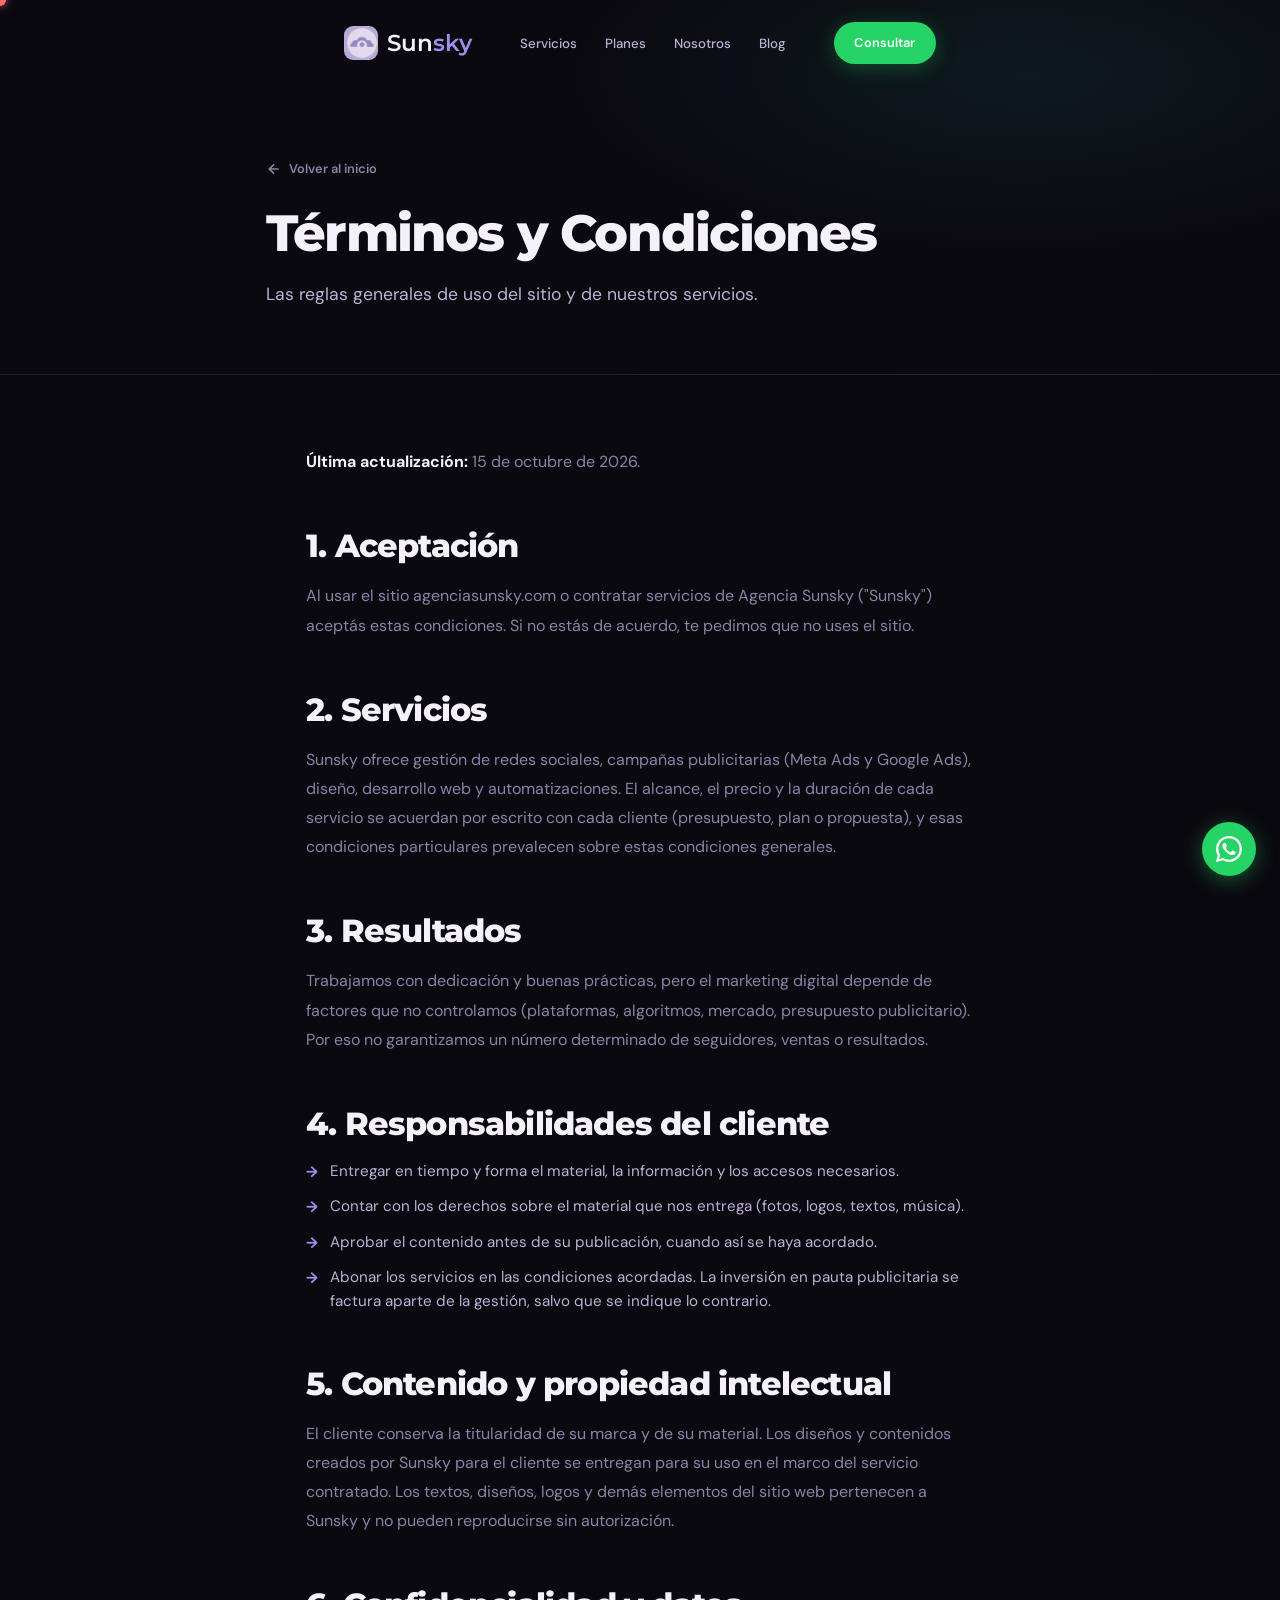
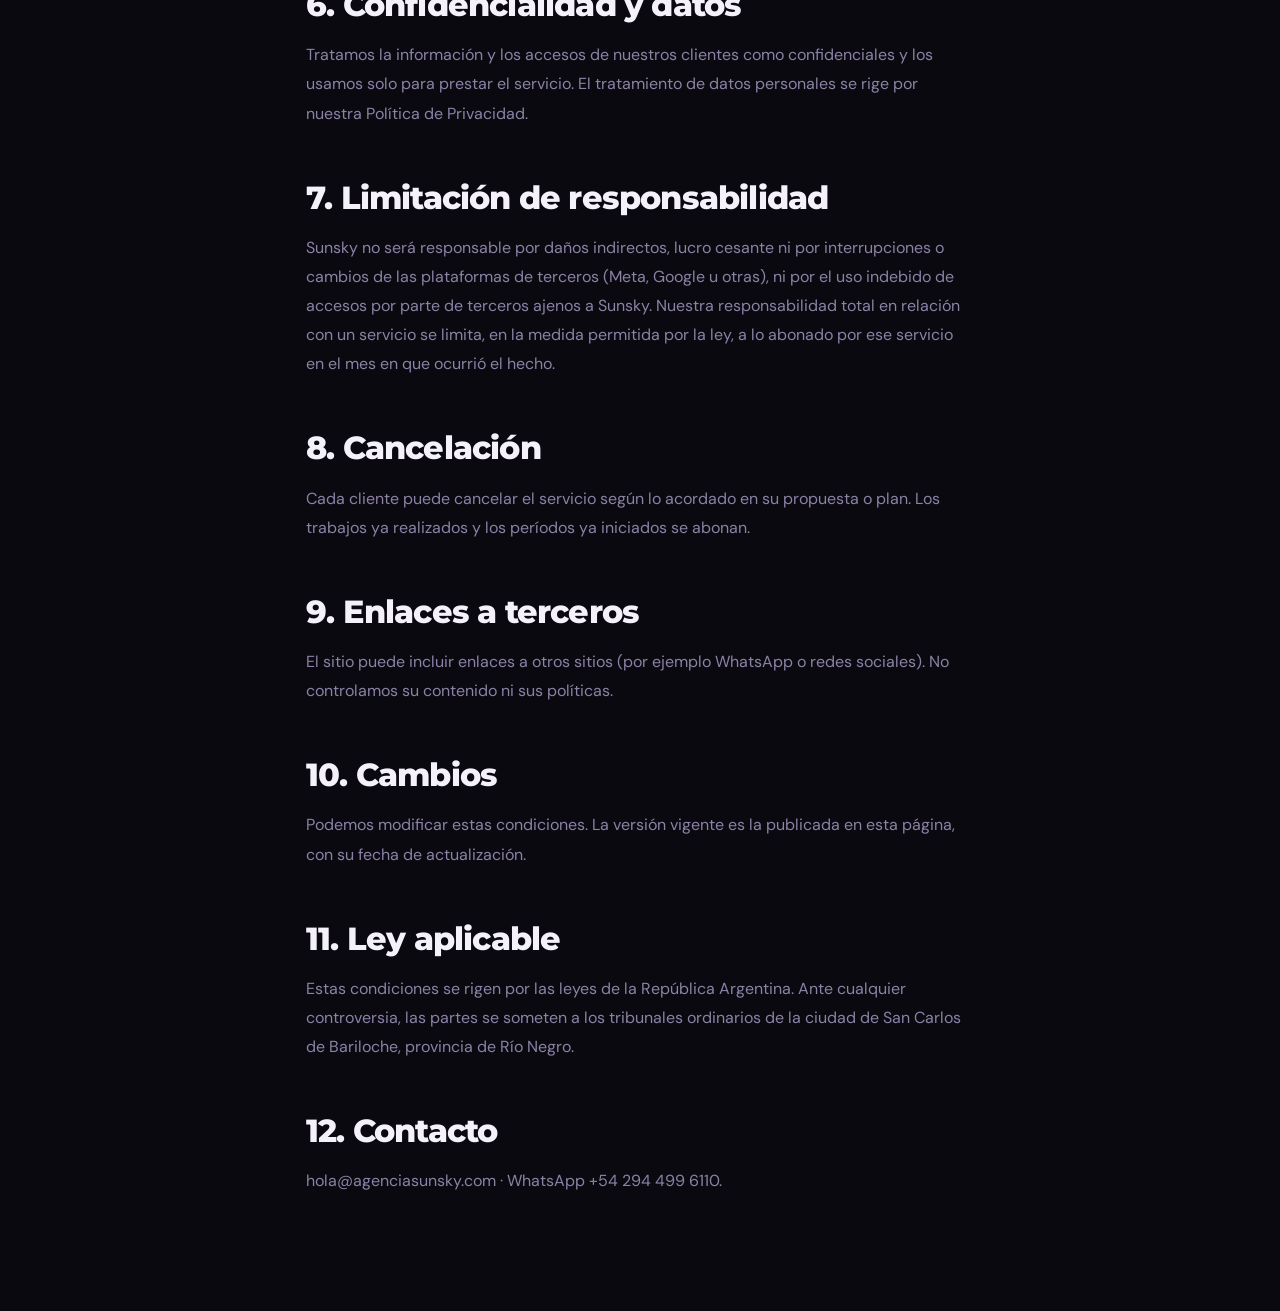
<file: terminos/index.html>
<!DOCTYPE html>
<html lang="es">
<head>
  <meta charset="UTF-8">
  <meta name="viewport" content="width=device-width, initial-scale=1.0">
  <title>Términos y Condiciones | Agencia Sunsky</title>
  <meta name="description" content="Condiciones generales de uso del sitio y de los servicios de Agencia Sunsky.">
  <meta name="robots" content="index, follow">
  <meta name="theme-color" content="#0B0910">
  <link rel="icon" type="image/png" href="/assets/img/logo-icono.png">
  <meta property="og:type" content="website">
  <meta property="og:title" content="Términos y Condiciones | Agencia Sunsky">
  <meta property="og:description" content="Condiciones generales de uso del sitio y de los servicios de Agencia Sunsky.">
  <meta property="og:url" content="https://agenciasunsky.com/terminos/">
  <meta property="og:image" content="https://agenciasunsky.com/assets/img/og-image.png">
  <link rel="preconnect" href="https://fonts.googleapis.com">
  <link rel="preconnect" href="https://fonts.gstatic.com" crossorigin>
  <link href="https://fonts.googleapis.com/css2?family=Montserrat:wght@400;500;600;700;800;900&family=DM+Sans:opsz,wght@9..40,300;9..40,400;9..40,500;9..40,600&display=swap" rel="stylesheet">
  <link rel="stylesheet" href="/css/variables.css?v=2">
  <link rel="stylesheet" href="/css/animations.css?v=2">
  <link rel="stylesheet" href="/css/components.css?v=2">
  <link rel="stylesheet" href="/css/layout.css?v=2">
  <link rel="stylesheet" href="/css/blog.css?v=2">
  <link rel="canonical" href="https://agenciasunsky.com/terminos/">
</head>
<body>
  <div id="cursor"></div>

  <nav id="navbar" class="scrolled">
    <div class="container">
      <div class="nav-inner">
        <a href="/" class="nav-logo">
          <div class="nav-logo-icon"><img src="/assets/img/logo-icono.png" alt="Sunsky" width="34" height="34"></div>
          <span>Sun<em>sky</em></span>
        </a>
        <ul class="nav-links">
          <li><a href="/servicios">Servicios</a></li>
          <li><a href="/#planes">Planes</a></li>
          <li><a href="/#nosotros">Nosotros</a></li>
          <li><a href="/#blog">Blog</a></li>
        </ul>
        <a href="https://wa.me/542944996110" class="btn btn-wa btn-sm nav-cta">Consultar</a>
        <button class="hamburger" id="hamburger"><span></span><span></span><span></span></button>
      </div>
    </div>
  </nav>
  <div class="mobile-menu" id="mobileMenu">
    <a href="/" onclick="closeMobile()">Inicio</a>
    <a href="/servicios" onclick="closeMobile()">Servicios</a>
    <a href="https://wa.me/542944996110" class="btn btn-wa" style="justify-content:center;margin-top:8px;">WhatsApp</a>
  </div>

  <section class="blog-article-hero" style="background: radial-gradient(ellipse 60% 80% at 80% 20%, rgba(46,230,197,.08) 0%, transparent 60%), var(--bg);">
    <div class="container">
      <a href="/" class="blog-back">
        <svg width="16" height="16" viewBox="0 0 24 24" fill="none" stroke="currentColor" stroke-width="2.5"><path d="M19 12H5M12 19l-7-7 7-7"/></svg>
        Volver al inicio
      </a>
      <h1>Términos y Condiciones</h1>
      <p class="lead">Las reglas generales de uso del sitio y de nuestros servicios.</p>
    </div>
  </section>

  <section class="blog-body">
    <div class="container">
      <div class="article-content">
        <p><strong>Última actualización:</strong> 15 de octubre de 2026.</p>

        <h2>1. Aceptación</h2>
        <p>Al usar el sitio <a href="https://agenciasunsky.com">agenciasunsky.com</a> o contratar servicios de Agencia Sunsky ("Sunsky") aceptás estas condiciones. Si no estás de acuerdo, te pedimos que no uses el sitio.</p>

        <h2>2. Servicios</h2>
        <p>Sunsky ofrece gestión de redes sociales, campañas publicitarias (Meta Ads y Google Ads), diseño, desarrollo web y automatizaciones. El alcance, el precio y la duración de cada servicio se acuerdan por escrito con cada cliente (presupuesto, plan o propuesta), y esas condiciones particulares prevalecen sobre estas condiciones generales.</p>

        <h2>3. Resultados</h2>
        <p>Trabajamos con dedicación y buenas prácticas, pero el marketing digital depende de factores que no controlamos (plataformas, algoritmos, mercado, presupuesto publicitario). Por eso no garantizamos un número determinado de seguidores, ventas o resultados.</p>

        <h2>4. Responsabilidades del cliente</h2>
        <ul>
          <li>Entregar en tiempo y forma el material, la información y los accesos necesarios.</li>
          <li>Contar con los derechos sobre el material que nos entrega (fotos, logos, textos, música).</li>
          <li>Aprobar el contenido antes de su publicación, cuando así se haya acordado.</li>
          <li>Abonar los servicios en las condiciones acordadas. La inversión en pauta publicitaria se factura aparte de la gestión, salvo que se indique lo contrario.</li>
        </ul>

        <h2>5. Contenido y propiedad intelectual</h2>
        <p>El cliente conserva la titularidad de su marca y de su material. Los diseños y contenidos creados por Sunsky para el cliente se entregan para su uso en el marco del servicio contratado. Los textos, diseños, logos y demás elementos del sitio web pertenecen a Sunsky y no pueden reproducirse sin autorización.</p>

        <h2>6. Confidencialidad y datos</h2>
        <p>Tratamos la información y los accesos de nuestros clientes como confidenciales y los usamos solo para prestar el servicio. El tratamiento de datos personales se rige por nuestra <a href="/privacidad/">Política de Privacidad</a>.</p>

        <h2>7. Limitación de responsabilidad</h2>
        <p>Sunsky no será responsable por daños indirectos, lucro cesante ni por interrupciones o cambios de las plataformas de terceros (Meta, Google u otras), ni por el uso indebido de accesos por parte de terceros ajenos a Sunsky. Nuestra responsabilidad total en relación con un servicio se limita, en la medida permitida por la ley, a lo abonado por ese servicio en el mes en que ocurrió el hecho.</p>

        <h2>8. Cancelación</h2>
        <p>Cada cliente puede cancelar el servicio según lo acordado en su propuesta o plan. Los trabajos ya realizados y los períodos ya iniciados se abonan.</p>

        <h2>9. Enlaces a terceros</h2>
        <p>El sitio puede incluir enlaces a otros sitios (por ejemplo WhatsApp o redes sociales). No controlamos su contenido ni sus políticas.</p>

        <h2>10. Cambios</h2>
        <p>Podemos modificar estas condiciones. La versión vigente es la publicada en esta página, con su fecha de actualización.</p>

        <h2>11. Ley aplicable</h2>
        <p>Estas condiciones se rigen por las leyes de la República Argentina. Ante cualquier controversia, las partes se someten a los tribunales ordinarios de la ciudad de San Carlos de Bariloche, provincia de Río Negro.</p>

        <h2>12. Contacto</h2>
        <p><a href="mailto:hola@agenciasunsky.com">hola@agenciasunsky.com</a> · WhatsApp <a href="https://wa.me/542944996110">+54 294 499 6110</a>.</p>
      </div>
    </div>
  </section>

  <a href="https://wa.me/542944996110" class="wa-float" aria-label="WhatsApp">
    <div class="wa-pulse"></div>
    <svg width="26" height="26" viewBox="0 0 24 24" fill="currentColor"><path d="M17.472 14.382c-.297-.149-1.758-.867-2.03-.967-.273-.099-.471-.148-.67.15-.197.297-.767.966-.94 1.164-.173.199-.347.223-.644.075-.297-.15-1.255-.463-2.39-1.475-.883-.788-1.48-1.761-1.653-2.059-.173-.297-.018-.458.13-.606.134-.133.298-.347.446-.52.149-.174.198-.298.298-.497.099-.198.05-.371-.025-.52-.075-.149-.669-1.612-.916-2.207-.242-.579-.487-.5-.669-.51-.173-.008-.371-.01-.57-.01-.198 0-.52.074-.792.372-.272.297-1.04 1.016-1.04 2.479 0 1.462 1.065 2.875 1.213 3.074.149.198 2.096 3.2 5.077 4.487.709.306 1.262.489 1.694.625.712.227 1.36.195 1.871.118.571-.085 1.758-.719 2.006-1.413.248-.694.248-1.289.173-1.413-.074-.124-.272-.198-.57-.347z"/><path d="M12 0C5.373 0 0 5.373 0 12c0 2.123.554 4.118 1.528 5.85L0 24l6.335-1.508A11.945 11.945 0 0012 24c6.627 0 12-5.373 12-12S18.627 0 12 0zm0 21.818a9.818 9.818 0 01-5.007-1.373l-.36-.214-3.727.977.995-3.634-.235-.374A9.818 9.818 0 012.182 12C2.182 6.57 6.57 2.182 12 2.182S21.818 6.57 21.818 12 17.43 21.818 12 21.818z"/></svg>
  </a>

  <script src="/js/reveal.js"></script>
  <script src="/js/main.js"></script>
</body>
</html>
</file>
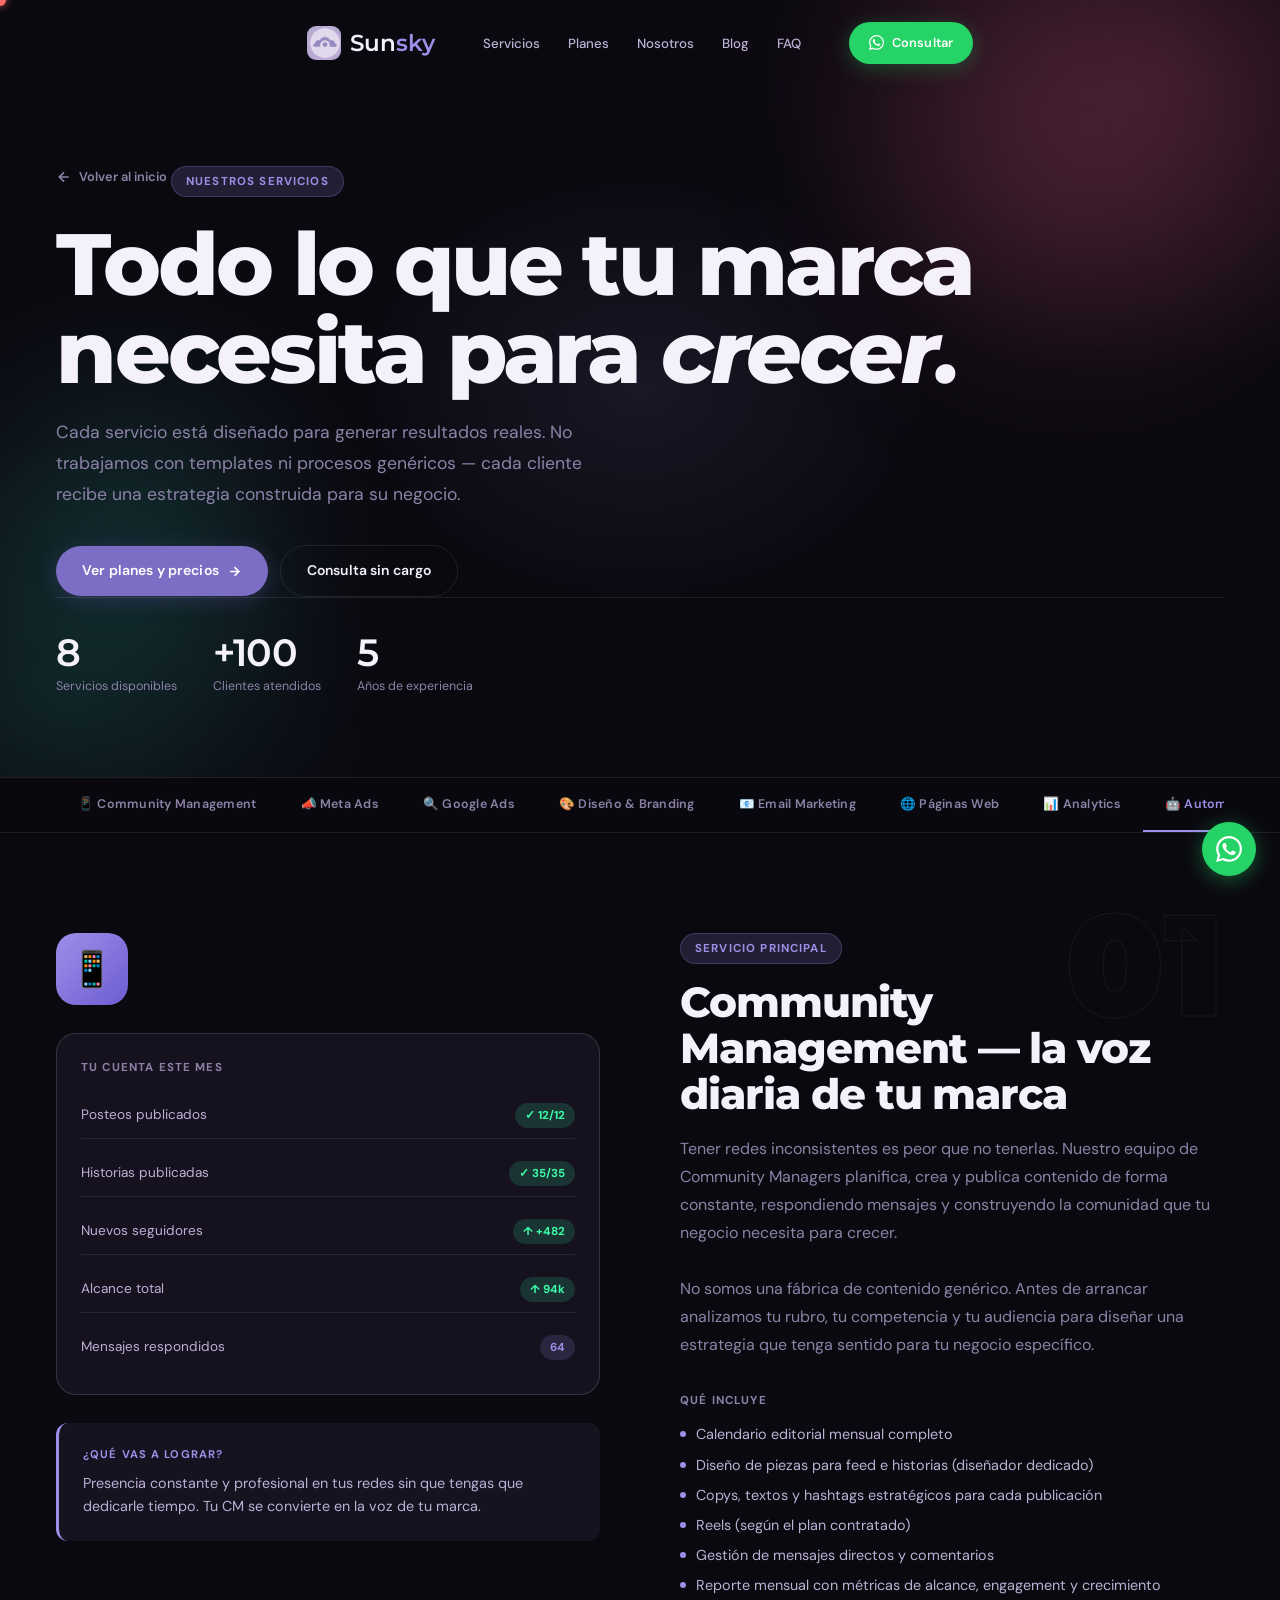
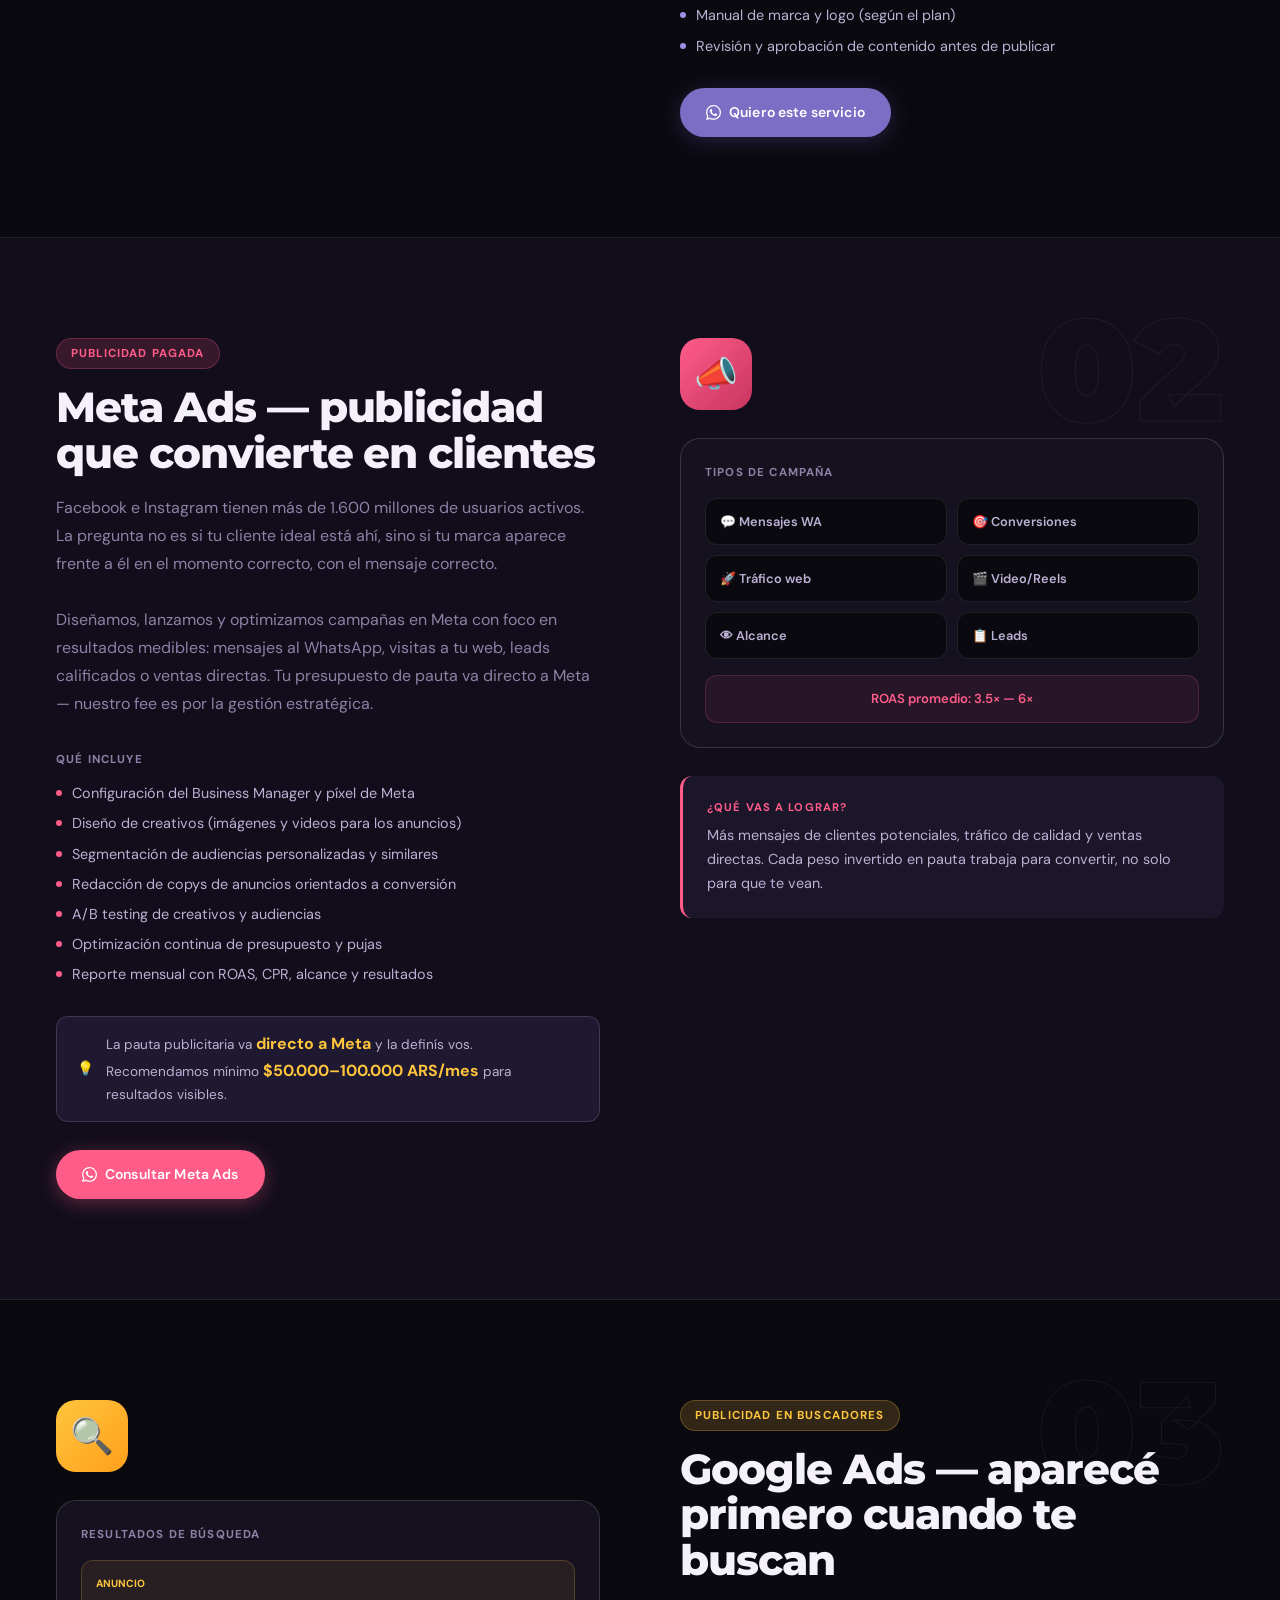
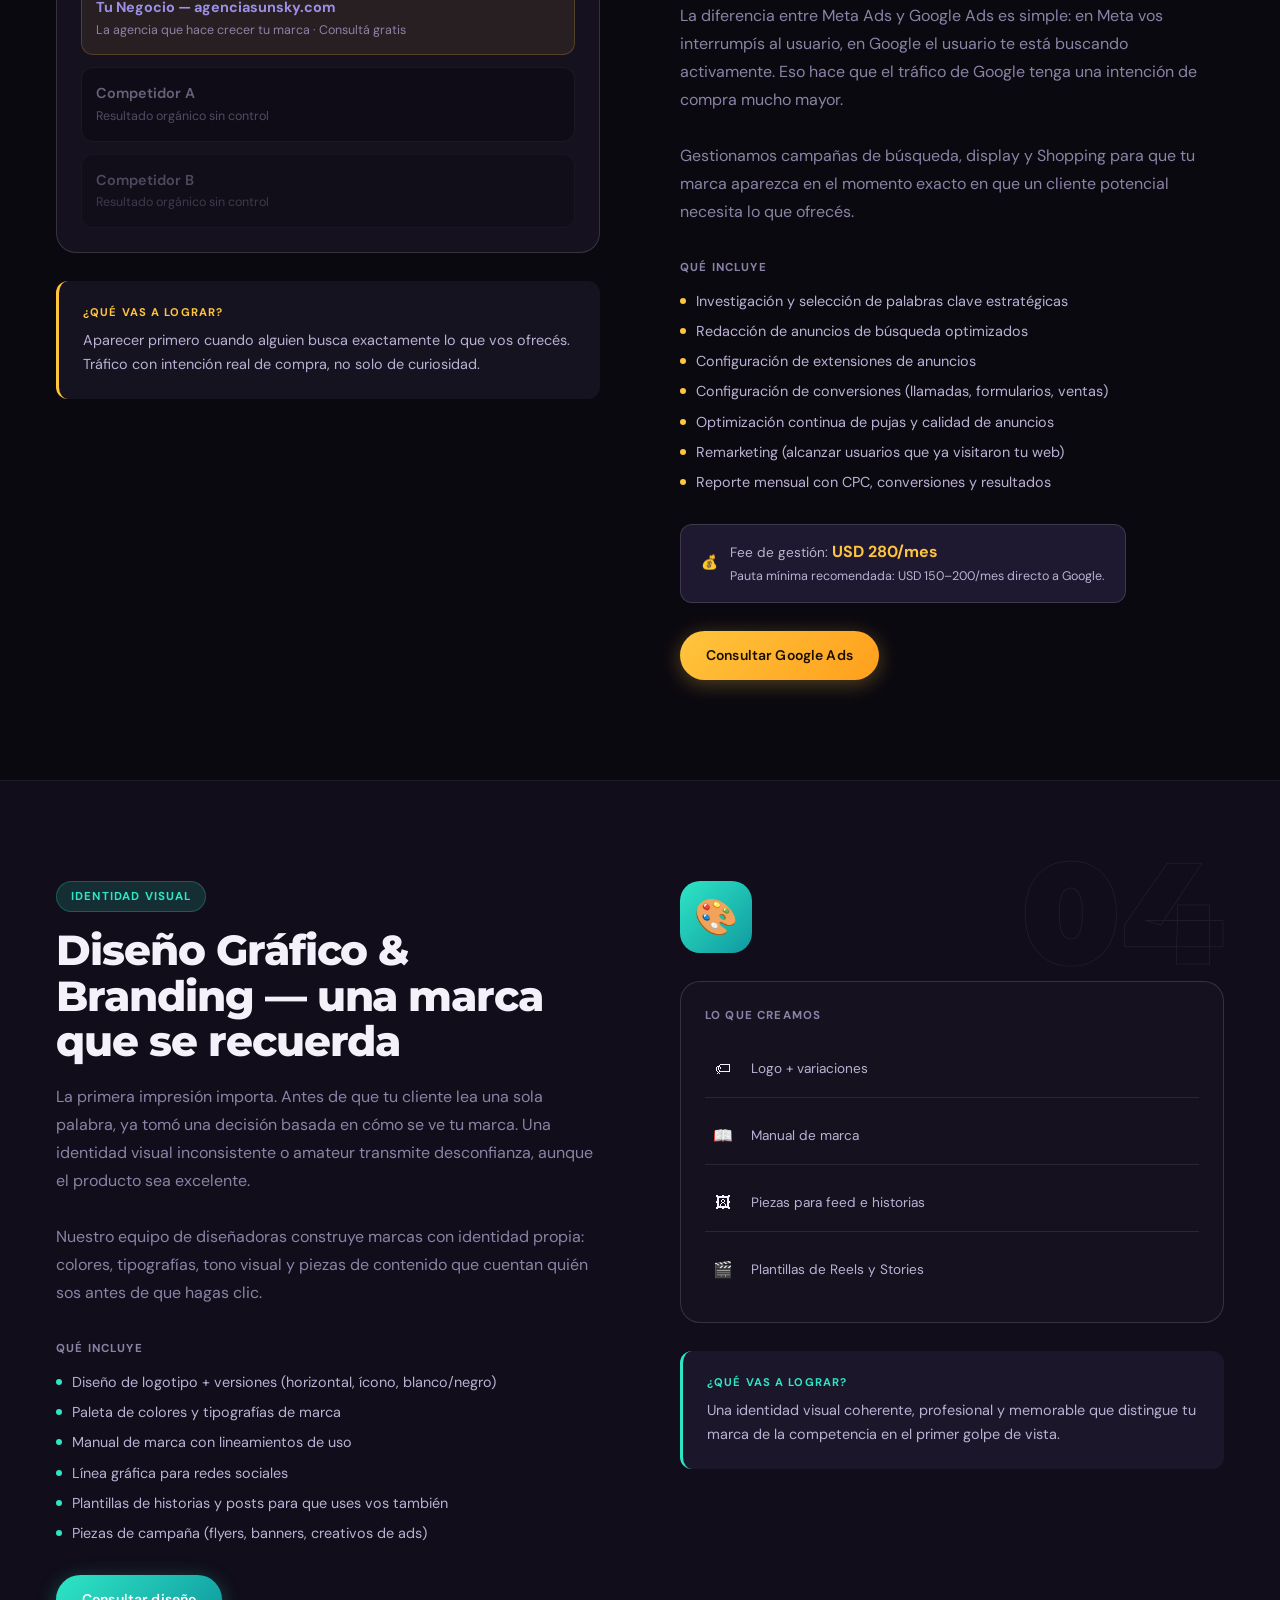
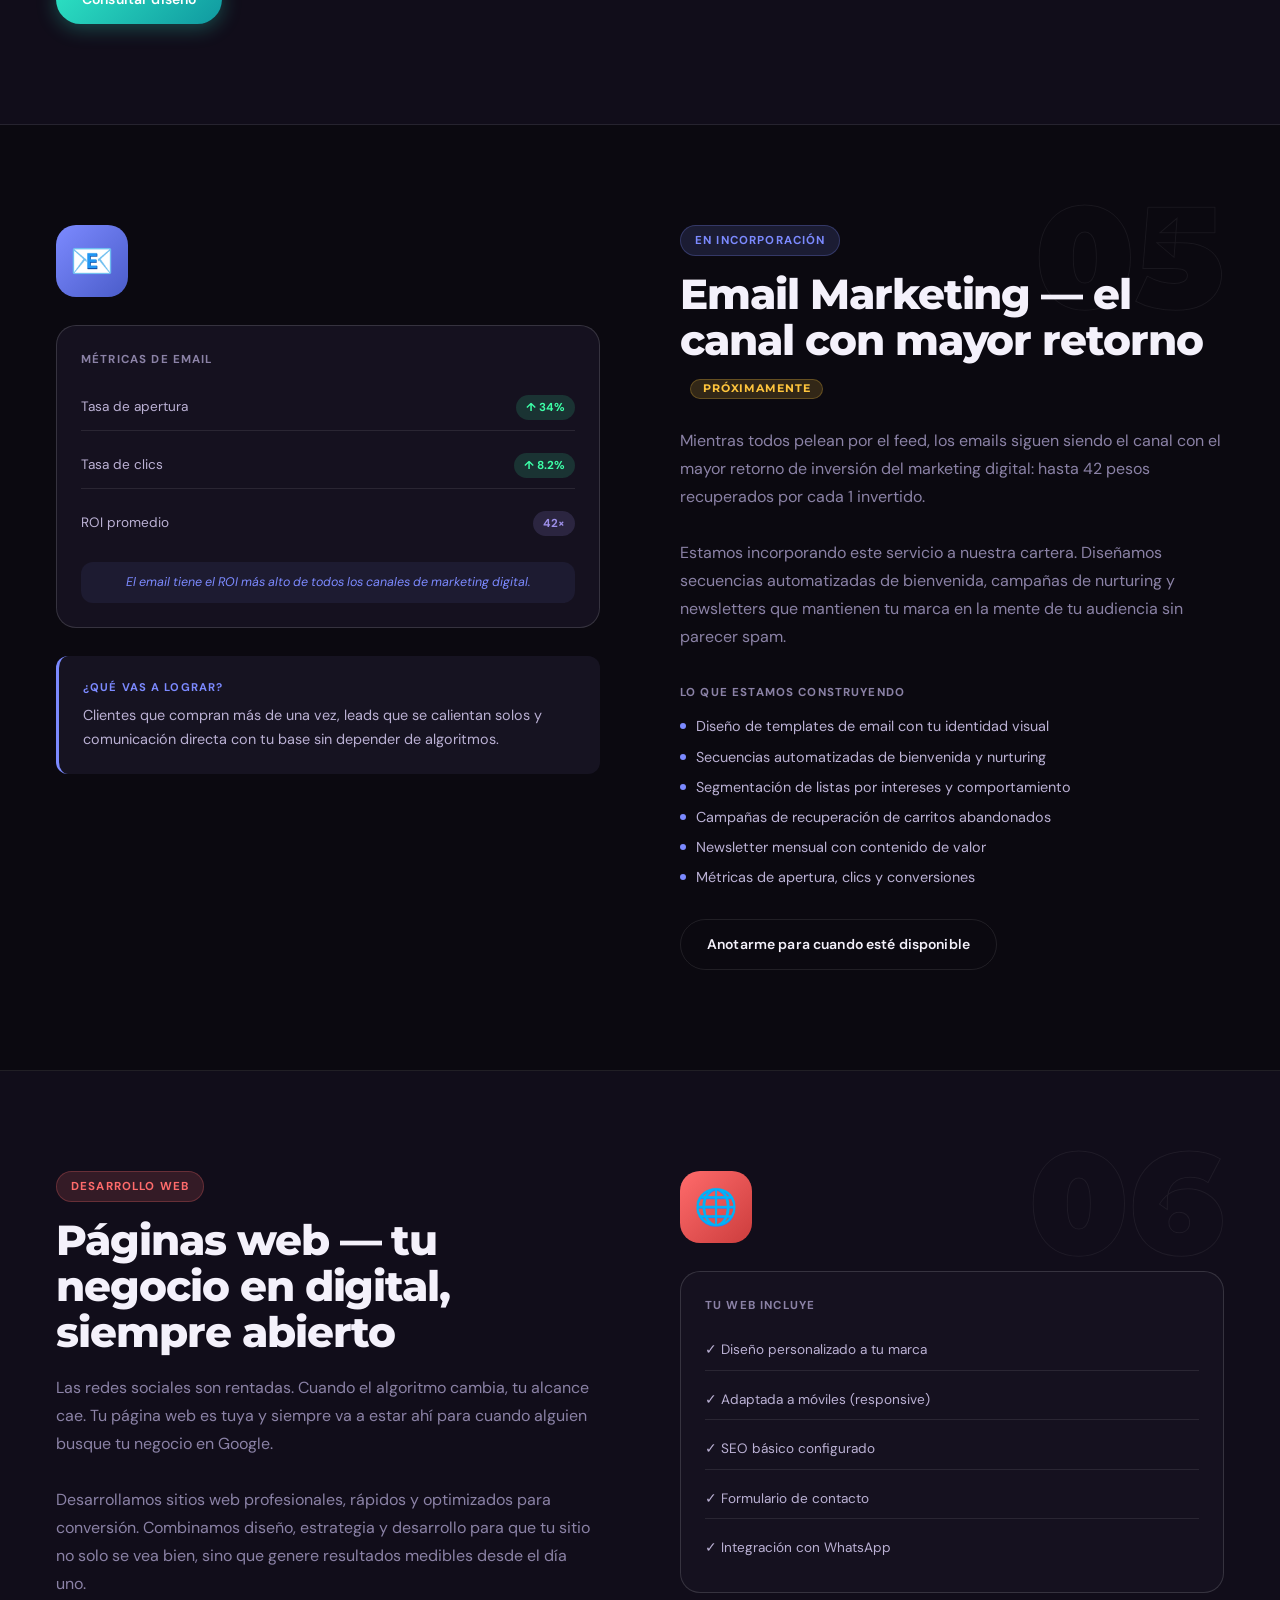
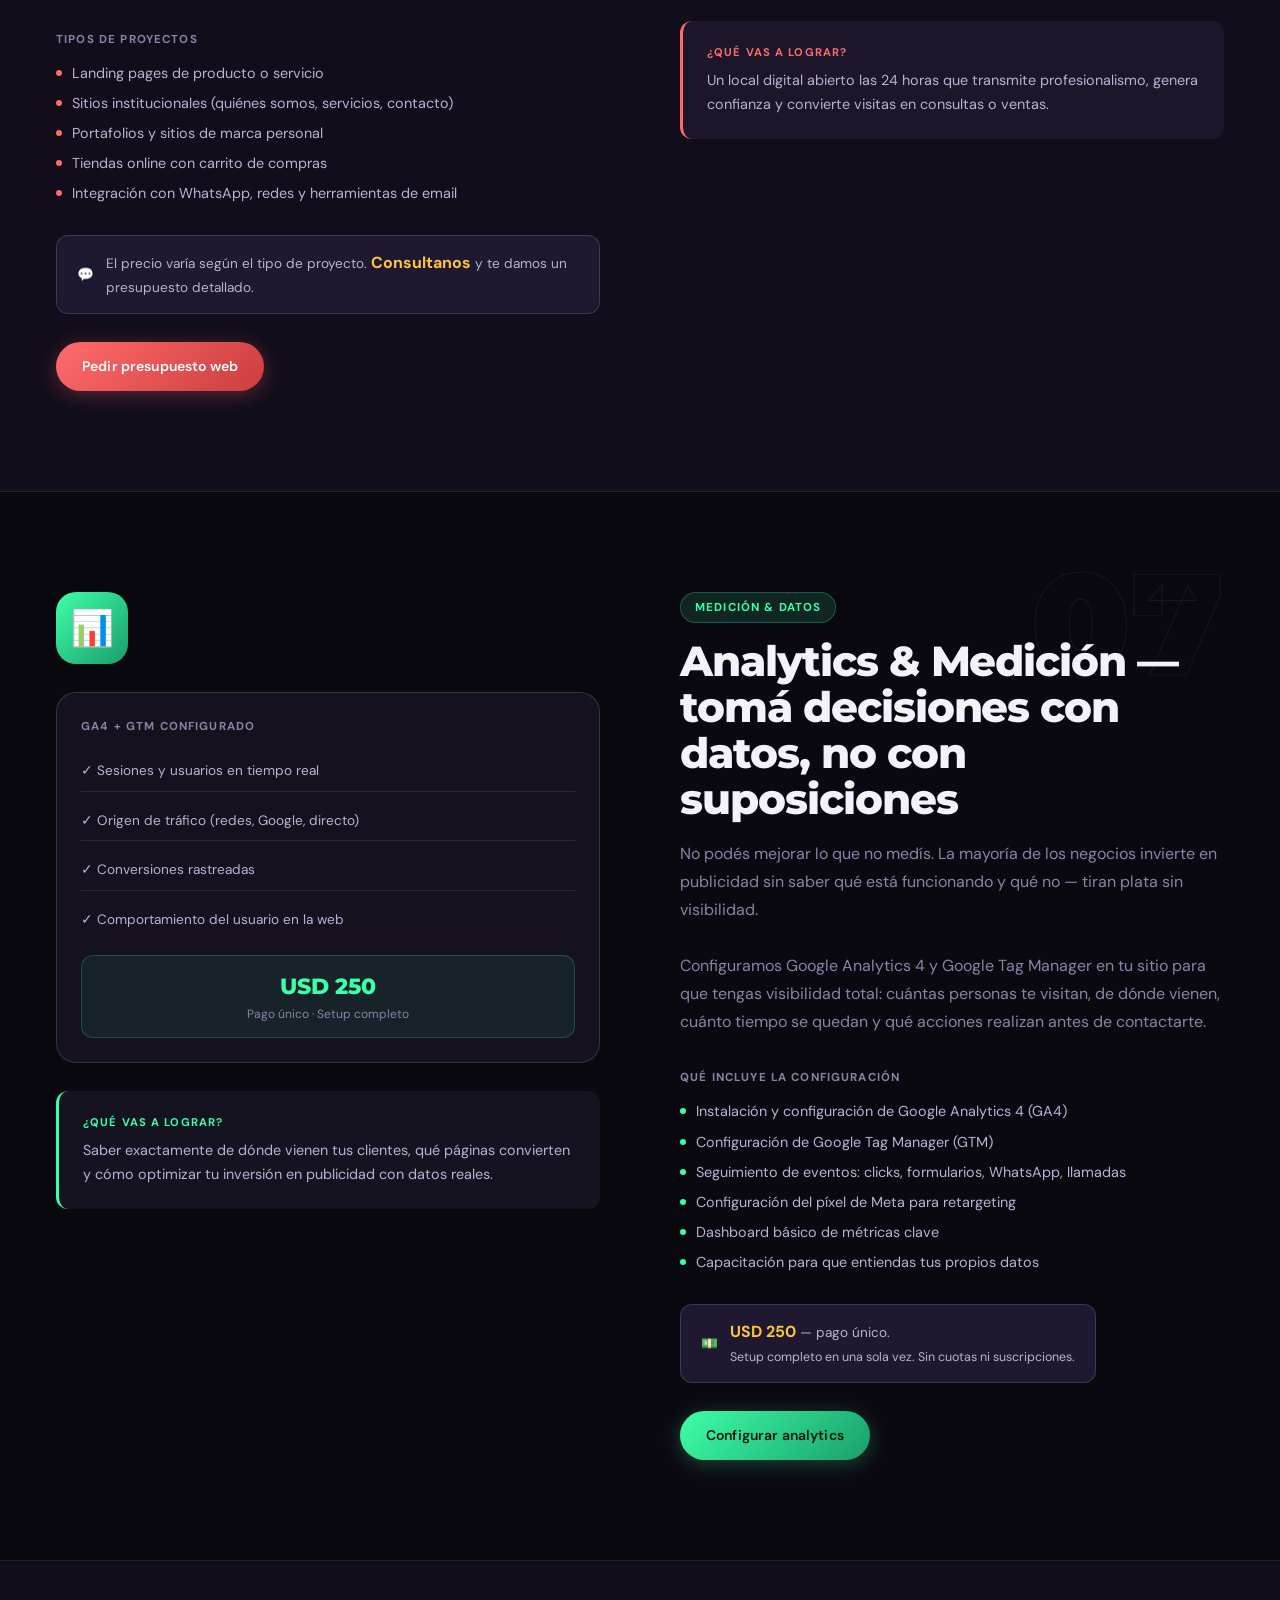
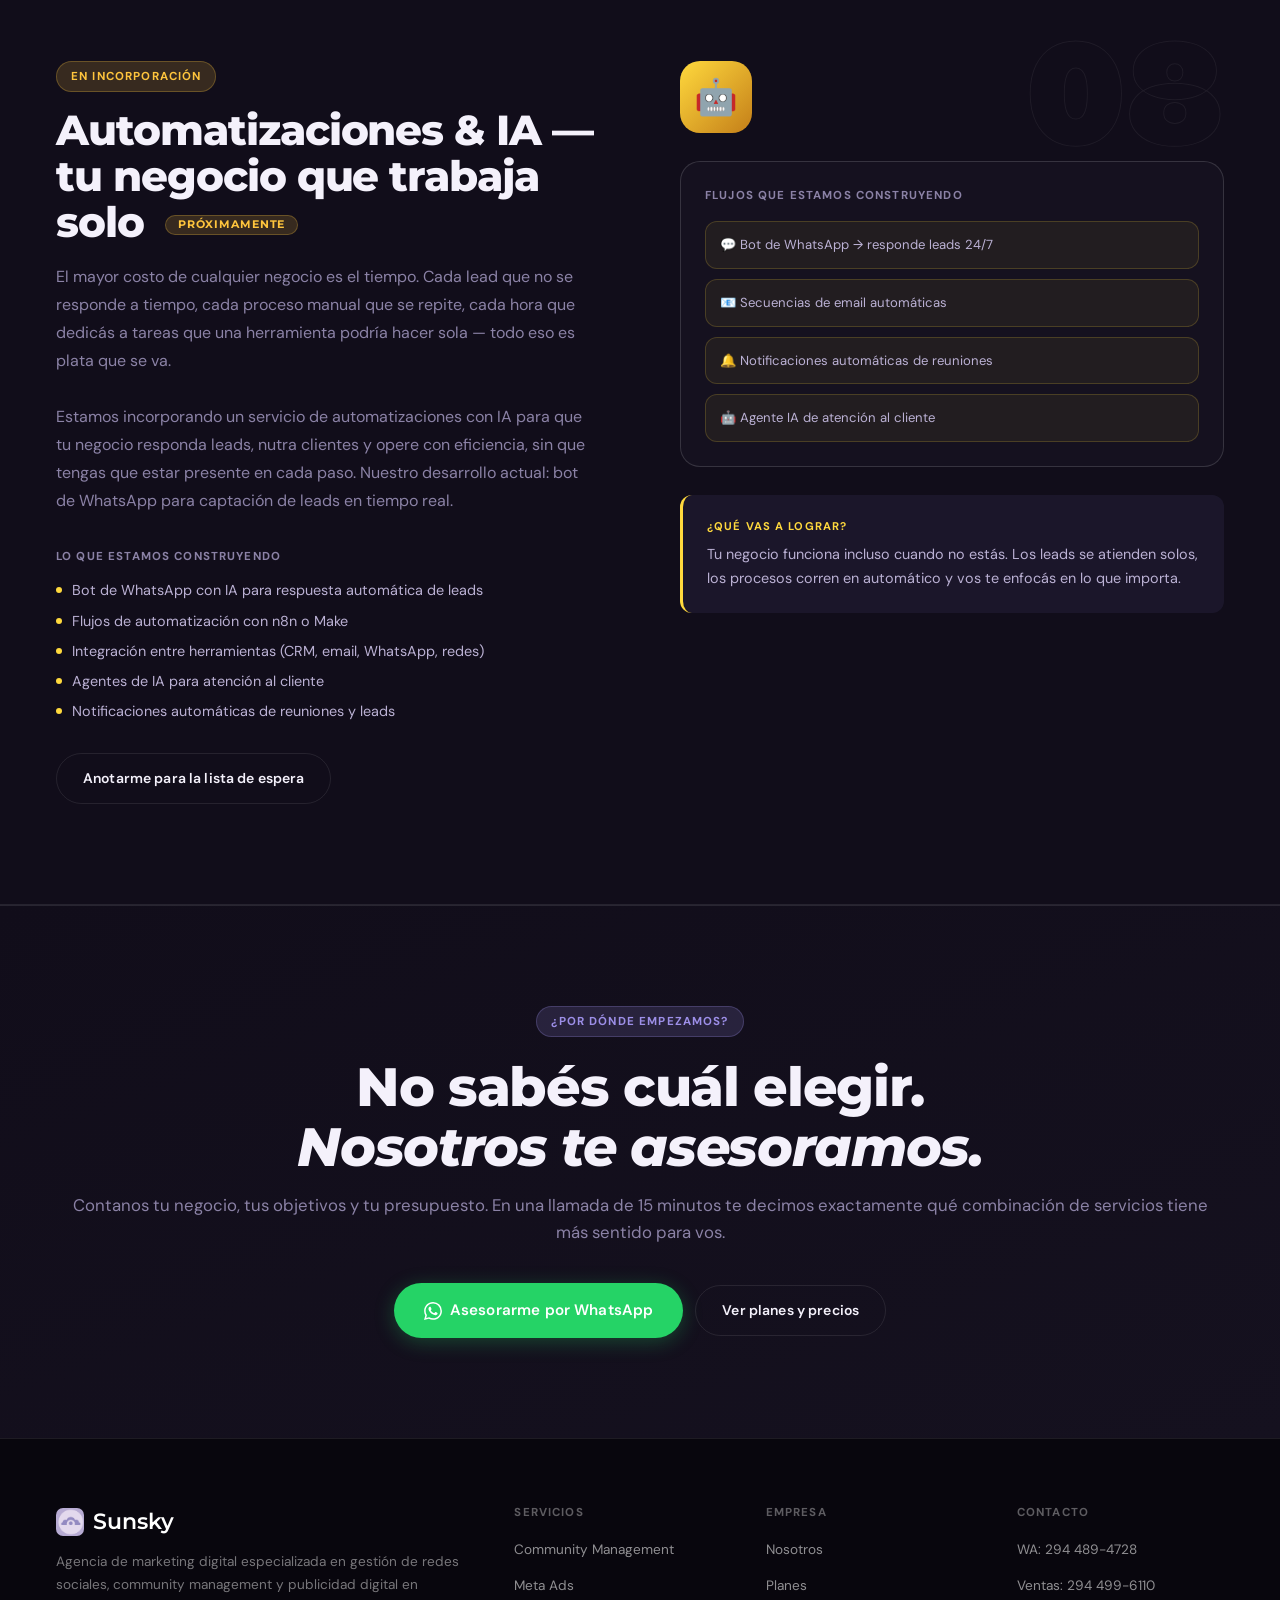
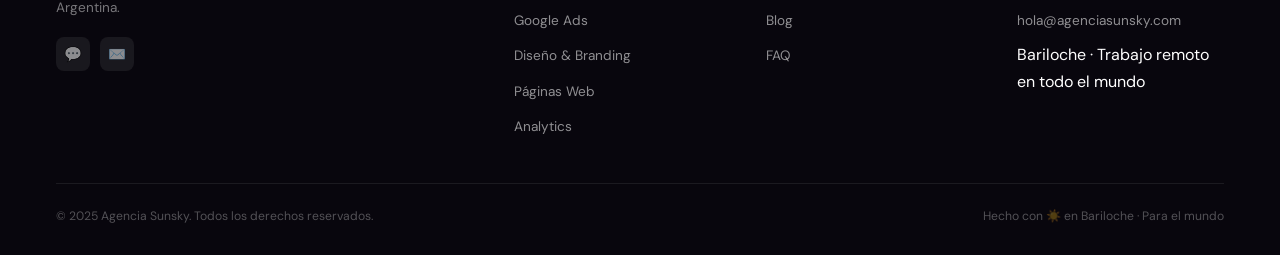
<file: servicios.html>
<!DOCTYPE html>
<html lang="es">
<head>
  <meta charset="UTF-8">
  <meta name="viewport" content="width=device-width, initial-scale=1.0">
  <title>Servicios | Agencia Sunsky — Marketing Digital Argentina</title>

  <meta name="description" content="Conocé en detalle todos los servicios de Agencia Sunsky: Community Management, Meta Ads, Google Ads, Diseño Gráfico, Email Marketing, Páginas Web y más. Bariloche, Argentina.">
  <meta name="robots" content="index, follow">
  <meta name="theme-color" content="#0B0910">
  <link rel="canonical" href="https://agenciasunsky.com/servicios.html">

  <!-- Open Graph -->
  <meta property="og:title" content="Servicios | Agencia Sunsky">
  <meta property="og:description" content="Todo lo que tu marca necesita para crecer en digital: redes, publicidad, diseño, analytics y más.">
  <meta property="og:type" content="website">
  <meta property="og:url" content="https://agenciasunsky.com/servicios.html">

  <!-- Fuentes -->
  <link rel="preconnect" href="https://fonts.googleapis.com">
  <link rel="preconnect" href="https://fonts.gstatic.com" crossorigin>
  <link href="https://fonts.googleapis.com/css2?family=Montserrat:ital,wght@0,400;0,500;0,600;0,700;0,800;0,900;1,600;1,800&family=DM+Sans:opsz,wght@9..40,300;9..40,400;9..40,500;9..40,600;9..40,700&display=swap" rel="stylesheet">

  <!-- Estilos (mismo orden que index.html + servicios.css) -->
  <link rel="stylesheet" href="css/variables.css">
  <link rel="stylesheet" href="css/animations.css">
  <link rel="stylesheet" href="css/components.css">
  <link rel="stylesheet" href="css/layout.css">
  <link rel="stylesheet" href="css/servicios.css">
</head>
<body>

  <div id="cursor"></div>


  <!-- ================================================
       NAV (igual al index)
  ================================================ -->
  <nav id="navbar" class="scrolled">
    <div class="container">
      <div class="nav-inner">

        <a href="/" class="nav-logo">
          <div class="nav-logo-icon">
            <img src="assets/img/logo-icono.png" alt="Sunsky logo" width="34" height="34">
          </div>
          <span>Sun<em>sky</em></span>
        </a>

        <ul class="nav-links">
          <li><a href="/#servicios">Servicios</a></li>
          <li><a href="/#planes">Planes</a></li>
          <li><a href="/#nosotros">Nosotros</a></li>
          <li><a href="/#blog">Blog</a></li>
          <li><a href="/#faq">FAQ</a></li>
        </ul>

        <a href="https://wa.me/542944996110?text=Hola!%20Quiero%20consultar%20sobre%20los%20servicios%20de%20Sunsky."
           class="btn btn-wa btn-sm nav-cta">
          <svg width="15" height="15" viewBox="0 0 24 24" fill="currentColor" aria-hidden="true"><path d="M17.472 14.382c-.297-.149-1.758-.867-2.03-.967-.273-.099-.471-.148-.67.15-.197.297-.767.966-.94 1.164-.173.199-.347.223-.644.075-.297-.15-1.255-.463-2.39-1.475-.883-.788-1.48-1.761-1.653-2.059-.173-.297-.018-.458.13-.606.134-.133.298-.347.446-.52.149-.174.198-.298.298-.497.099-.198.05-.371-.025-.52-.075-.149-.669-1.612-.916-2.207-.242-.579-.487-.5-.669-.51-.173-.008-.371-.01-.57-.01-.198 0-.52.074-.792.372-.272.297-1.04 1.016-1.04 2.479 0 1.462 1.065 2.875 1.213 3.074.149.198 2.096 3.2 5.077 4.487.709.306 1.262.489 1.694.625.712.227 1.36.195 1.871.118.571-.085 1.758-.719 2.006-1.413.248-.694.248-1.289.173-1.413-.074-.124-.272-.198-.57-.347m-5.421 7.403h-.004a9.87 9.87 0 01-5.031-1.378l-.361-.214-3.741.982.998-3.648-.235-.374a9.86 9.86 0 01-1.51-5.26c.001-5.45 4.436-9.884 9.888-9.884 2.64 0 5.122 1.03 6.988 2.898a9.825 9.825 0 012.893 6.994c-.003 5.45-4.437 9.884-9.885 9.884m8.413-18.297A11.815 11.815 0 0012.05 0C5.495 0 .16 5.335.157 11.892c0 2.096.547 4.142 1.588 5.945L.057 24l6.305-1.654a11.882 11.882 0 005.683 1.448h.005c6.554 0 11.89-5.335 11.893-11.893a11.821 11.821 0 00-3.48-8.413z"/></svg>
          Consultar
        </a>

        <button class="hamburger" id="hamburger" aria-label="Abrir menú">
          <span></span><span></span><span></span>
        </button>

      </div>
    </div>
  </nav>

  <div class="mobile-menu" id="mobileMenu">
    <a href="/#servicios" onclick="closeMobile()">Servicios</a>
    <a href="/#planes"    onclick="closeMobile()">Planes</a>
    <a href="/#nosotros"  onclick="closeMobile()">Nosotros</a>
    <a href="/#blog"      onclick="closeMobile()">Blog</a>
    <a href="/#faq"       onclick="closeMobile()">FAQ</a>
    <a href="https://wa.me/542944996110" class="btn btn-wa" style="justify-content:center;margin-top:8px;">WhatsApp</a>
  </div>


  <!-- ================================================
       HERO DE SERVICIOS
  ================================================ -->
  <section class="servicios-hero">
    <div class="servicios-hero-mesh"></div>
    <div class="orb orb-a"></div>
    <div class="orb orb-b"></div>

    <div class="container">
      <a href="/" class="servicios-hero-back">
        <svg width="16" height="16" viewBox="0 0 24 24" fill="none" stroke="currentColor" stroke-width="2.5"><path d="M19 12H5M12 19l-7-7 7-7"/></svg>
        Volver al inicio
      </a>

      <span class="tag tag-purple reveal">Nuestros servicios</span>
      <h1 class="reveal d1">
        Todo lo que tu marca<br>
        necesita para <em>crecer.</em>
      </h1>
      <p class="reveal d2">
        Cada servicio está diseñado para generar resultados reales. No trabajamos con templates ni procesos genéricos — cada cliente recibe una estrategia construida para su negocio.
      </p>
      <div class="hero-actions reveal d3">
        <a href="/#planes" class="btn btn-primary">
          Ver planes y precios
          <svg width="15" height="15" viewBox="0 0 24 24" fill="none" stroke="currentColor" stroke-width="2.5"><path d="M5 12h14M12 5l7 7-7 7"/></svg>
        </a>
        <a href="https://wa.me/542944996110?text=Hola!%20Quiero%20consultar%20sobre%20los%20servicios%20de%20Sunsky."
           class="btn btn-ghost">Consulta sin cargo</a>
      </div>

      <div class="servicios-hero-stats reveal d4">
        <div>
          <div class="stat-num serif">8</div>
          <div class="stat-label">Servicios disponibles</div>
        </div>
        <div>
          <div class="stat-num serif">+100</div>
          <div class="stat-label">Clientes atendidos</div>
        </div>
        <div>
          <div class="stat-num serif">5</div>
          <div class="stat-label">Años de experiencia</div>
        </div>
      </div>
    </div>
  </section>


  <!-- ================================================
       NAV STICKY DE SERVICIOS
  ================================================ -->
  <div class="servicios-nav" id="serviciosNav">
    <div class="container">
      <div class="servicios-nav-inner">
        <a href="#community-management" class="s-nav-link active">📱 Community Management</a>
        <a href="#meta-ads"             class="s-nav-link">📣 Meta Ads</a>
        <a href="#google-ads"           class="s-nav-link">🔍 Google Ads</a>
        <a href="#diseno"               class="s-nav-link">🎨 Diseño & Branding</a>
        <a href="#email-marketing"      class="s-nav-link">📧 Email Marketing</a>
        <a href="#paginas-web"          class="s-nav-link">🌐 Páginas Web</a>
        <a href="#analytics"            class="s-nav-link">📊 Analytics</a>
        <a href="#automatizaciones"     class="s-nav-link">🤖 Automatizaciones</a>
      </div>
    </div>
  </div>


  <!-- ================================================
       01 — COMMUNITY MANAGEMENT
  ================================================ -->
  <section class="servicio-section" id="community-management">
    <div class="servicio-num">01</div>
    <div class="container">
      <div class="servicio-grid">

        <!-- Visual izquierda -->
        <div class="servicio-visual reveal">
          <div class="servicio-icon-wrap icon-cm">📱</div>

          <!-- Mini dashboard decorativo -->
          <div style="background:var(--surface);border:1px solid var(--border-2);border-radius:var(--r);padding:24px;margin-top:0;">
            <div style="font-size:.72rem;font-weight:700;letter-spacing:.1em;text-transform:uppercase;color:var(--soft);margin-bottom:16px;">Tu cuenta este mes</div>
            <div style="display:flex;flex-direction:column;gap:12px;">
              <div style="display:flex;justify-content:space-between;align-items:center;padding:10px 0;border-bottom:1px solid var(--border);">
                <span style="font-size:.85rem;color:var(--mid);">Posteos publicados</span>
                <span class="badge badge-green">✓ 12/12</span>
              </div>
              <div style="display:flex;justify-content:space-between;align-items:center;padding:10px 0;border-bottom:1px solid var(--border);">
                <span style="font-size:.85rem;color:var(--mid);">Historias publicadas</span>
                <span class="badge badge-green">✓ 35/35</span>
              </div>
              <div style="display:flex;justify-content:space-between;align-items:center;padding:10px 0;border-bottom:1px solid var(--border);">
                <span style="font-size:.85rem;color:var(--mid);">Nuevos seguidores</span>
                <span class="badge badge-green">↑ +482</span>
              </div>
              <div style="display:flex;justify-content:space-between;align-items:center;padding:10px 0;border-bottom:1px solid var(--border);">
                <span style="font-size:.85rem;color:var(--mid);">Alcance total</span>
                <span class="badge badge-green">↑ 94k</span>
              </div>
              <div style="display:flex;justify-content:space-between;align-items:center;padding:10px 0;">
                <span style="font-size:.85rem;color:var(--mid);">Mensajes respondidos</span>
                <span class="badge badge-purple">64</span>
              </div>
            </div>
          </div>

          <div class="servicio-resultado">
            <div class="sr-label">¿Qué vas a lograr?</div>
            <p>Presencia constante y profesional en tus redes sin que tengas que dedicarle tiempo. Tu CM se convierte en la voz de tu marca.</p>
          </div>
        </div>

        <!-- Contenido derecha -->
        <div class="servicio-content reveal d1">
          <span class="tag tag-purple servicio-tag">Servicio principal</span>
          <h2>Community Management — la voz diaria de tu marca</h2>
          <p class="servicio-desc">
            Tener redes inconsistentes es peor que no tenerlas. Nuestro equipo de Community Managers planifica, crea y publica contenido de forma constante, respondiendo mensajes y construyendo la comunidad que tu negocio necesita para crecer.
            <br><br>
            No somos una fábrica de contenido genérico. Antes de arrancar analizamos tu rubro, tu competencia y tu audiencia para diseñar una estrategia que tenga sentido para tu negocio específico.
          </p>

          <div class="servicio-incluye">
            <h4>Qué incluye</h4>
            <ul class="incluye-list">
              <li class="incluye-item"><div class="incluye-dot" style="background:var(--purple);"></div>Calendario editorial mensual completo</li>
              <li class="incluye-item"><div class="incluye-dot" style="background:var(--purple);"></div>Diseño de piezas para feed e historias (diseñador dedicado)</li>
              <li class="incluye-item"><div class="incluye-dot" style="background:var(--purple);"></div>Copys, textos y hashtags estratégicos para cada publicación</li>
              <li class="incluye-item"><div class="incluye-dot" style="background:var(--purple);"></div>Reels (según el plan contratado)</li>
              <li class="incluye-item"><div class="incluye-dot" style="background:var(--purple);"></div>Gestión de mensajes directos y comentarios</li>
              <li class="incluye-item"><div class="incluye-dot" style="background:var(--purple);"></div>Reporte mensual con métricas de alcance, engagement y crecimiento</li>
              <li class="incluye-item"><div class="incluye-dot" style="background:var(--purple);"></div>Manual de marca y logo (según el plan)</li>
              <li class="incluye-item"><div class="incluye-dot" style="background:var(--purple);"></div>Revisión y aprobación de contenido antes de publicar</li>
            </ul>
          </div>

          <a href="https://wa.me/542944996110?text=Hola!%20Me%20interesa%20el%20servicio%20de%20Community%20Management.%20%C2%BFPodemos%20hablar%3F"
             class="btn btn-primary">
            <svg width="15" height="15" viewBox="0 0 24 24" fill="currentColor"><path d="M17.472 14.382c-.297-.149-1.758-.867-2.03-.967-.273-.099-.471-.148-.67.15-.197.297-.767.966-.94 1.164-.173.199-.347.223-.644.075-.297-.15-1.255-.463-2.39-1.475-.883-.788-1.48-1.761-1.653-2.059-.173-.297-.018-.458.13-.606.134-.133.298-.347.446-.52.149-.174.198-.298.298-.497.099-.198.05-.371-.025-.52-.075-.149-.669-1.612-.916-2.207-.242-.579-.487-.5-.669-.51-.173-.008-.371-.01-.57-.01-.198 0-.52.074-.792.372-.272.297-1.04 1.016-1.04 2.479 0 1.462 1.065 2.875 1.213 3.074.149.198 2.096 3.2 5.077 4.487.709.306 1.262.489 1.694.625.712.227 1.36.195 1.871.118.571-.085 1.758-.719 2.006-1.413.248-.694.248-1.289.173-1.413-.074-.124-.272-.198-.57-.347m-5.421 7.403h-.004a9.87 9.87 0 01-5.031-1.378l-.361-.214-3.741.982.998-3.648-.235-.374a9.86 9.86 0 01-1.51-5.26c.001-5.45 4.436-9.884 9.888-9.884 2.64 0 5.122 1.03 6.988 2.898a9.825 9.825 0 012.893 6.994c-.003 5.45-4.437 9.884-9.885 9.884m8.413-18.297A11.815 11.815 0 0012.05 0C5.495 0 .16 5.335.157 11.892c0 2.096.547 4.142 1.588 5.945L.057 24l6.305-1.654a11.882 11.882 0 005.683 1.448h.005c6.554 0 11.89-5.335 11.893-11.893a11.821 11.821 0 00-3.48-8.413z"/></svg>
            Quiero este servicio
          </a>
        </div>
      </div>
    </div>
  </section>


  <!-- ================================================
       02 — META ADS
  ================================================ -->
  <section class="servicio-section" id="meta-ads" style="background:var(--bg-2);">
    <div class="servicio-num">02</div>
    <div class="container">
      <div class="servicio-grid reverse">

        <div class="servicio-visual reveal">
          <div class="servicio-icon-wrap icon-meta">📣</div>

          <!-- Tipos de campañas decorativo -->
          <div style="background:var(--surface);border:1px solid var(--border-2);border-radius:var(--r);padding:24px;">
            <div style="font-size:.72rem;font-weight:700;letter-spacing:.1em;text-transform:uppercase;color:var(--soft);margin-bottom:16px;">Tipos de campaña</div>
            <div style="display:grid;grid-template-columns:1fr 1fr;gap:10px;">
              <div style="padding:12px 14px;background:var(--bg);border:1px solid var(--border);border-radius:var(--rs);font-size:.8rem;font-weight:600;color:var(--mid);">💬 Mensajes WA</div>
              <div style="padding:12px 14px;background:var(--bg);border:1px solid var(--border);border-radius:var(--rs);font-size:.8rem;font-weight:600;color:var(--mid);">🎯 Conversiones</div>
              <div style="padding:12px 14px;background:var(--bg);border:1px solid var(--border);border-radius:var(--rs);font-size:.8rem;font-weight:600;color:var(--mid);">🚀 Tráfico web</div>
              <div style="padding:12px 14px;background:var(--bg);border:1px solid var(--border);border-radius:var(--rs);font-size:.8rem;font-weight:600;color:var(--mid);">🎬 Video/Reels</div>
              <div style="padding:12px 14px;background:var(--bg);border:1px solid var(--border);border-radius:var(--rs);font-size:.8rem;font-weight:600;color:var(--mid);">👁 Alcance</div>
              <div style="padding:12px 14px;background:var(--bg);border:1px solid var(--border);border-radius:var(--rs);font-size:.8rem;font-weight:600;color:var(--mid);">📋 Leads</div>
            </div>
            <div style="margin-top:16px;padding:12px;background:rgba(255,92,138,.08);border:1px solid rgba(255,92,138,.2);border-radius:var(--rs);font-size:.82rem;color:var(--rose);text-align:center;font-weight:600;">ROAS promedio: 3.5× — 6×</div>
          </div>

          <div class="servicio-resultado" style="border-left-color:var(--rose);">
            <div class="sr-label" style="color:var(--rose);">¿Qué vas a lograr?</div>
            <p>Más mensajes de clientes potenciales, tráfico de calidad y ventas directas. Cada peso invertido en pauta trabaja para convertir, no solo para que te vean.</p>
          </div>
        </div>

        <div class="servicio-content reveal d1">
          <span class="tag tag-rose servicio-tag">Publicidad pagada</span>
          <h2>Meta Ads — publicidad que convierte en clientes</h2>
          <p class="servicio-desc">
            Facebook e Instagram tienen más de 1.600 millones de usuarios activos. La pregunta no es si tu cliente ideal está ahí, sino si tu marca aparece frente a él en el momento correcto, con el mensaje correcto.
            <br><br>
            Diseñamos, lanzamos y optimizamos campañas en Meta con foco en resultados medibles: mensajes al WhatsApp, visitas a tu web, leads calificados o ventas directas. Tu presupuesto de pauta va directo a Meta — nuestro fee es por la gestión estratégica.
          </p>

          <div class="servicio-incluye">
            <h4>Qué incluye</h4>
            <ul class="incluye-list">
              <li class="incluye-item"><div class="incluye-dot" style="background:var(--rose);"></div>Configuración del Business Manager y píxel de Meta</li>
              <li class="incluye-item"><div class="incluye-dot" style="background:var(--rose);"></div>Diseño de creativos (imágenes y videos para los anuncios)</li>
              <li class="incluye-item"><div class="incluye-dot" style="background:var(--rose);"></div>Segmentación de audiencias personalizadas y similares</li>
              <li class="incluye-item"><div class="incluye-dot" style="background:var(--rose);"></div>Redacción de copys de anuncios orientados a conversión</li>
              <li class="incluye-item"><div class="incluye-dot" style="background:var(--rose);"></div>A/B testing de creativos y audiencias</li>
              <li class="incluye-item"><div class="incluye-dot" style="background:var(--rose);"></div>Optimización continua de presupuesto y pujas</li>
              <li class="incluye-item"><div class="incluye-dot" style="background:var(--rose);"></div>Reporte mensual con ROAS, CPR, alcance y resultados</li>
            </ul>
          </div>

          <div class="servicio-precio">
            <span>💡</span>
            <span>La pauta publicitaria va <strong>directo a Meta</strong> y la definís vos. Recomendamos mínimo <strong>$50.000–100.000 ARS/mes</strong> para resultados visibles.</span>
          </div>

          <a href="https://wa.me/542944996110?text=Hola!%20Quiero%20consultar%20sobre%20Meta%20Ads%20con%20Sunsky."
             class="btn btn-primary" style="background:var(--rose);box-shadow:0 4px 20px rgba(255,92,138,.35);">
            <svg width="15" height="15" viewBox="0 0 24 24" fill="currentColor"><path d="M17.472 14.382c-.297-.149-1.758-.867-2.03-.967-.273-.099-.471-.148-.67.15-.197.297-.767.966-.94 1.164-.173.199-.347.223-.644.075-.297-.15-1.255-.463-2.39-1.475-.883-.788-1.48-1.761-1.653-2.059-.173-.297-.018-.458.13-.606.134-.133.298-.347.446-.52.149-.174.198-.298.298-.497.099-.198.05-.371-.025-.52-.075-.149-.669-1.612-.916-2.207-.242-.579-.487-.5-.669-.51-.173-.008-.371-.01-.57-.01-.198 0-.52.074-.792.372-.272.297-1.04 1.016-1.04 2.479 0 1.462 1.065 2.875 1.213 3.074.149.198 2.096 3.2 5.077 4.487.709.306 1.262.489 1.694.625.712.227 1.36.195 1.871.118.571-.085 1.758-.719 2.006-1.413.248-.694.248-1.289.173-1.413-.074-.124-.272-.198-.57-.347m-5.421 7.403h-.004a9.87 9.87 0 01-5.031-1.378l-.361-.214-3.741.982.998-3.648-.235-.374a9.86 9.86 0 01-1.51-5.26c.001-5.45 4.436-9.884 9.888-9.884 2.64 0 5.122 1.03 6.988 2.898a9.825 9.825 0 012.893 6.994c-.003 5.45-4.437 9.884-9.885 9.884m8.413-18.297A11.815 11.815 0 0012.05 0C5.495 0 .16 5.335.157 11.892c0 2.096.547 4.142 1.588 5.945L.057 24l6.305-1.654a11.882 11.882 0 005.683 1.448h.005c6.554 0 11.89-5.335 11.893-11.893a11.821 11.821 0 00-3.48-8.413z"/></svg>
            Consultar Meta Ads
          </a>
        </div>
      </div>
    </div>
  </section>


  <!-- ================================================
       03 — GOOGLE ADS
  ================================================ -->
  <section class="servicio-section" id="google-ads">
    <div class="servicio-num">03</div>
    <div class="container">
      <div class="servicio-grid">

        <div class="servicio-visual reveal">
          <div class="servicio-icon-wrap icon-google">🔍</div>

          <div style="background:var(--surface);border:1px solid var(--border-2);border-radius:var(--r);padding:24px;">
            <div style="font-size:.72rem;font-weight:700;letter-spacing:.1em;text-transform:uppercase;color:var(--soft);margin-bottom:16px;">Resultados de búsqueda</div>
            <div style="display:flex;flex-direction:column;gap:12px;">
              <div style="padding:14px;background:rgba(255,197,61,.08);border:1px solid rgba(255,197,61,.2);border-radius:var(--rs);">
                <div style="font-size:.65rem;color:var(--gold);font-weight:700;margin-bottom:4px;">ANUNCIO</div>
                <div style="font-size:.9rem;font-weight:700;color:var(--purple);">Tu Negocio — agenciasunsky.com</div>
                <div style="font-size:.78rem;color:var(--soft);margin-top:2px);">La agencia que hace crecer tu marca · Consultá gratis</div>
              </div>
              <div style="padding:14px;background:var(--bg);border:1px solid var(--border);border-radius:var(--rs);opacity:.5;">
                <div style="font-size:.9rem;font-weight:600;color:var(--mid);">Competidor A</div>
                <div style="font-size:.78rem;color:var(--soft);">Resultado orgánico sin control</div>
              </div>
              <div style="padding:14px;background:var(--bg);border:1px solid var(--border);border-radius:var(--rs);opacity:.35;">
                <div style="font-size:.9rem;font-weight:600;color:var(--mid);">Competidor B</div>
                <div style="font-size:.78rem;color:var(--soft);">Resultado orgánico sin control</div>
              </div>
            </div>
          </div>

          <div class="servicio-resultado" style="border-left-color:var(--gold);">
            <div class="sr-label" style="color:var(--gold);">¿Qué vas a lograr?</div>
            <p>Aparecer primero cuando alguien busca exactamente lo que vos ofrecés. Tráfico con intención real de compra, no solo de curiosidad.</p>
          </div>
        </div>

        <div class="servicio-content reveal d1">
          <span class="tag tag-sage servicio-tag" style="background:var(--t-gold);color:var(--gold);border-color:rgba(255,197,61,.25);">Publicidad en buscadores</span>
          <h2>Google Ads — aparecé primero cuando te buscan</h2>
          <p class="servicio-desc">
            La diferencia entre Meta Ads y Google Ads es simple: en Meta vos interrumpís al usuario, en Google el usuario te está buscando activamente. Eso hace que el tráfico de Google tenga una intención de compra mucho mayor.
            <br><br>
            Gestionamos campañas de búsqueda, display y Shopping para que tu marca aparezca en el momento exacto en que un cliente potencial necesita lo que ofrecés.
          </p>

          <div class="servicio-incluye">
            <h4>Qué incluye</h4>
            <ul class="incluye-list">
              <li class="incluye-item"><div class="incluye-dot" style="background:var(--gold);"></div>Investigación y selección de palabras clave estratégicas</li>
              <li class="incluye-item"><div class="incluye-dot" style="background:var(--gold);"></div>Redacción de anuncios de búsqueda optimizados</li>
              <li class="incluye-item"><div class="incluye-dot" style="background:var(--gold);"></div>Configuración de extensiones de anuncios</li>
              <li class="incluye-item"><div class="incluye-dot" style="background:var(--gold);"></div>Configuración de conversiones (llamadas, formularios, ventas)</li>
              <li class="incluye-item"><div class="incluye-dot" style="background:var(--gold);"></div>Optimización continua de pujas y calidad de anuncios</li>
              <li class="incluye-item"><div class="incluye-dot" style="background:var(--gold);"></div>Remarketing (alcanzar usuarios que ya visitaron tu web)</li>
              <li class="incluye-item"><div class="incluye-dot" style="background:var(--gold);"></div>Reporte mensual con CPC, conversiones y resultados</li>
            </ul>
          </div>

          <div class="servicio-precio">
            <span>💰</span>
            <div>
              Fee de gestión: <strong>USD 280/mes</strong><br>
              <span style="font-size:.78rem;">Pauta mínima recomendada: USD 150–200/mes directo a Google.</span>
            </div>
          </div>

          <a href="https://wa.me/542944996110?text=Hola!%20Quiero%20consultar%20sobre%20Google%20Ads%20con%20Sunsky."
             class="btn btn-primary" style="background:linear-gradient(135deg,#FFC53D,#FF9F1C);color:#1A1000;box-shadow:0 4px 20px rgba(255,197,61,.3);">
            Consultar Google Ads
          </a>
        </div>
      </div>
    </div>
  </section>


  <!-- ================================================
       04 — DISEÑO GRÁFICO & BRANDING
  ================================================ -->
  <section class="servicio-section" id="diseno" style="background:var(--bg-2);">
    <div class="servicio-num">04</div>
    <div class="container">
      <div class="servicio-grid reverse">

        <div class="servicio-visual reveal">
          <div class="servicio-icon-wrap icon-design">🎨</div>

          <div style="background:var(--surface);border:1px solid var(--border-2);border-radius:var(--r);padding:24px;">
            <div style="font-size:.72rem;font-weight:700;letter-spacing:.1em;text-transform:uppercase;color:var(--soft);margin-bottom:16px;">Lo que creamos</div>
            <div style="display:flex;flex-direction:column;gap:10px;">
              <div style="display:flex;align-items:center;gap:10px;padding:10px 0;border-bottom:1px solid var(--border);">
                <div style="width:36px;height:36px;border-radius:8px;background:var(--icon-design);display:flex;align-items:center;justify-content:center;font-size:1rem;flex-shrink:0;">🏷</div>
                <span style="font-size:.85rem;color:var(--mid);">Logo + variaciones</span>
              </div>
              <div style="display:flex;align-items:center;gap:10px;padding:10px 0;border-bottom:1px solid var(--border);">
                <div style="width:36px;height:36px;border-radius:8px;background:var(--icon-design);display:flex;align-items:center;justify-content:center;font-size:1rem;flex-shrink:0;">📖</div>
                <span style="font-size:.85rem;color:var(--mid);">Manual de marca</span>
              </div>
              <div style="display:flex;align-items:center;gap:10px;padding:10px 0;border-bottom:1px solid var(--border);">
                <div style="width:36px;height:36px;border-radius:8px;background:var(--icon-design);display:flex;align-items:center;justify-content:center;font-size:1rem;flex-shrink:0;">🖼</div>
                <span style="font-size:.85rem;color:var(--mid);">Piezas para feed e historias</span>
              </div>
              <div style="display:flex;align-items:center;gap:10px;padding:10px 0;">
                <div style="width:36px;height:36px;border-radius:8px;background:var(--icon-design);display:flex;align-items:center;justify-content:center;font-size:1rem;flex-shrink:0;">🎬</div>
                <span style="font-size:.85rem;color:var(--mid);">Plantillas de Reels y Stories</span>
              </div>
            </div>
          </div>

          <div class="servicio-resultado" style="border-left-color:var(--teal);">
            <div class="sr-label" style="color:var(--teal);">¿Qué vas a lograr?</div>
            <p>Una identidad visual coherente, profesional y memorable que distingue tu marca de la competencia en el primer golpe de vista.</p>
          </div>
        </div>

        <div class="servicio-content reveal d1">
          <span class="tag tag-sage servicio-tag">Identidad visual</span>
          <h2>Diseño Gráfico & Branding — una marca que se recuerda</h2>
          <p class="servicio-desc">
            La primera impresión importa. Antes de que tu cliente lea una sola palabra, ya tomó una decisión basada en cómo se ve tu marca. Una identidad visual inconsistente o amateur transmite desconfianza, aunque el producto sea excelente.
            <br><br>
            Nuestro equipo de diseñadoras construye marcas con identidad propia: colores, tipografías, tono visual y piezas de contenido que cuentan quién sos antes de que hagas clic.
          </p>

          <div class="servicio-incluye">
            <h4>Qué incluye</h4>
            <ul class="incluye-list">
              <li class="incluye-item"><div class="incluye-dot" style="background:var(--teal);"></div>Diseño de logotipo + versiones (horizontal, ícono, blanco/negro)</li>
              <li class="incluye-item"><div class="incluye-dot" style="background:var(--teal);"></div>Paleta de colores y tipografías de marca</li>
              <li class="incluye-item"><div class="incluye-dot" style="background:var(--teal);"></div>Manual de marca con lineamientos de uso</li>
              <li class="incluye-item"><div class="incluye-dot" style="background:var(--teal);"></div>Línea gráfica para redes sociales</li>
              <li class="incluye-item"><div class="incluye-dot" style="background:var(--teal);"></div>Plantillas de historias y posts para que uses vos también</li>
              <li class="incluye-item"><div class="incluye-dot" style="background:var(--teal);"></div>Piezas de campaña (flyers, banners, creativos de ads)</li>
            </ul>
          </div>

          <a href="https://wa.me/542944996110?text=Hola!%20Me%20interesa%20el%20servicio%20de%20dise%C3%B1o%20y%20branding%20de%20Sunsky."
             class="btn btn-primary" style="background:linear-gradient(135deg,#2EE6C5,#1099A0);box-shadow:0 4px 20px rgba(46,230,197,.3);">
            Consultar diseño
          </a>
        </div>
      </div>
    </div>
  </section>


  <!-- ================================================
       05 — EMAIL MARKETING
  ================================================ -->
  <section class="servicio-section" id="email-marketing">
    <div class="servicio-num">05</div>
    <div class="container">
      <div class="servicio-grid">

        <div class="servicio-visual reveal">
          <div class="servicio-icon-wrap icon-email">📧</div>

          <div style="background:var(--surface);border:1px solid var(--border-2);border-radius:var(--r);padding:24px;">
            <div style="font-size:.72rem;font-weight:700;letter-spacing:.1em;text-transform:uppercase;color:var(--soft);margin-bottom:16px;">Métricas de email</div>
            <div style="display:flex;flex-direction:column;gap:12px;">
              <div style="display:flex;justify-content:space-between;align-items:center;padding:10px 0;border-bottom:1px solid var(--border);">
                <span style="font-size:.85rem;color:var(--mid);">Tasa de apertura</span>
                <span class="badge badge-green">↑ 34%</span>
              </div>
              <div style="display:flex;justify-content:space-between;align-items:center;padding:10px 0;border-bottom:1px solid var(--border);">
                <span style="font-size:.85rem;color:var(--mid);">Tasa de clics</span>
                <span class="badge badge-green">↑ 8.2%</span>
              </div>
              <div style="display:flex;justify-content:space-between;align-items:center;padding:10px 0;">
                <span style="font-size:.85rem;color:var(--mid);">ROI promedio</span>
                <span class="badge badge-purple">42×</span>
              </div>
            </div>
            <div style="margin-top:16px;padding:10px;background:rgba(124,138,255,.08);border-radius:var(--rs);font-size:.78rem;color:var(--indigo);font-style:italic;text-align:center;">El email tiene el ROI más alto de todos los canales de marketing digital.</div>
          </div>

          <div class="servicio-resultado" style="border-left-color:var(--indigo);">
            <div class="sr-label" style="color:var(--indigo);">¿Qué vas a lograr?</div>
            <p>Clientes que compran más de una vez, leads que se calientan solos y comunicación directa con tu base sin depender de algoritmos.</p>
          </div>
        </div>

        <div class="servicio-content reveal d1">
          <span class="tag servicio-tag" style="background:rgba(124,138,255,.15);color:var(--indigo);border:1px solid rgba(124,138,255,.25);">En incorporación</span>
          <h2>Email Marketing — el canal con mayor retorno
            <span class="soon-tag">Próximamente</span>
          </h2>
          <p class="servicio-desc">
            Mientras todos pelean por el feed, los emails siguen siendo el canal con el mayor retorno de inversión del marketing digital: hasta 42 pesos recuperados por cada 1 invertido.
            <br><br>
            Estamos incorporando este servicio a nuestra cartera. Diseñamos secuencias automatizadas de bienvenida, campañas de nurturing y newsletters que mantienen tu marca en la mente de tu audiencia sin parecer spam.
          </p>

          <div class="servicio-incluye">
            <h4>Lo que estamos construyendo</h4>
            <ul class="incluye-list">
              <li class="incluye-item"><div class="incluye-dot" style="background:var(--indigo);"></div>Diseño de templates de email con tu identidad visual</li>
              <li class="incluye-item"><div class="incluye-dot" style="background:var(--indigo);"></div>Secuencias automatizadas de bienvenida y nurturing</li>
              <li class="incluye-item"><div class="incluye-dot" style="background:var(--indigo);"></div>Segmentación de listas por intereses y comportamiento</li>
              <li class="incluye-item"><div class="incluye-dot" style="background:var(--indigo);"></div>Campañas de recuperación de carritos abandonados</li>
              <li class="incluye-item"><div class="incluye-dot" style="background:var(--indigo);"></div>Newsletter mensual con contenido de valor</li>
              <li class="incluye-item"><div class="incluye-dot" style="background:var(--indigo);"></div>Métricas de apertura, clics y conversiones</li>
            </ul>
          </div>

          <a href="https://wa.me/542944996110?text=Hola!%20Me%20interesa%20el%20servicio%20de%20Email%20Marketing%20de%20Sunsky.%20%C2%BFCu%C3%A1ndo%20est%C3%A1%20disponible%3F"
             class="btn btn-ghost">
            Anotarme para cuando esté disponible
          </a>
        </div>
      </div>
    </div>
  </section>


  <!-- ================================================
       06 — PÁGINAS WEB
  ================================================ -->
  <section class="servicio-section" id="paginas-web" style="background:var(--bg-2);">
    <div class="servicio-num">06</div>
    <div class="container">
      <div class="servicio-grid reverse">

        <div class="servicio-visual reveal">
          <div class="servicio-icon-wrap icon-web">🌐</div>

          <div style="background:var(--surface);border:1px solid var(--border-2);border-radius:var(--r);padding:24px;">
            <div style="font-size:.72rem;font-weight:700;letter-spacing:.1em;text-transform:uppercase;color:var(--soft);margin-bottom:16px;">Tu web incluye</div>
            <div style="display:flex;flex-direction:column;gap:10px;">
              <div style="display:flex;align-items:center;gap:8px;font-size:.85rem;color:var(--mid);padding:8px 0;border-bottom:1px solid var(--border);">✓ Diseño personalizado a tu marca</div>
              <div style="display:flex;align-items:center;gap:8px;font-size:.85rem;color:var(--mid);padding:8px 0;border-bottom:1px solid var(--border);">✓ Adaptada a móviles (responsive)</div>
              <div style="display:flex;align-items:center;gap:8px;font-size:.85rem;color:var(--mid);padding:8px 0;border-bottom:1px solid var(--border);">✓ SEO básico configurado</div>
              <div style="display:flex;align-items:center;gap:8px;font-size:.85rem;color:var(--mid);padding:8px 0;border-bottom:1px solid var(--border);">✓ Formulario de contacto</div>
              <div style="display:flex;align-items:center;gap:8px;font-size:.85rem;color:var(--mid);padding:8px 0;">✓ Integración con WhatsApp</div>
            </div>
          </div>

          <div class="servicio-resultado" style="border-left-color:var(--coral);">
            <div class="sr-label" style="color:var(--coral);">¿Qué vas a lograr?</div>
            <p>Un local digital abierto las 24 horas que transmite profesionalismo, genera confianza y convierte visitas en consultas o ventas.</p>
          </div>
        </div>

        <div class="servicio-content reveal d1">
          <span class="tag servicio-tag" style="background:var(--t-coral);color:var(--coral);border:1px solid rgba(255,107,107,.25);">Desarrollo web</span>
          <h2>Páginas web — tu negocio en digital, siempre abierto</h2>
          <p class="servicio-desc">
            Las redes sociales son rentadas. Cuando el algoritmo cambia, tu alcance cae. Tu página web es tuya y siempre va a estar ahí para cuando alguien busque tu negocio en Google.
            <br><br>
            Desarrollamos sitios web profesionales, rápidos y optimizados para conversión. Combinamos diseño, estrategia y desarrollo para que tu sitio no solo se vea bien, sino que genere resultados medibles desde el día uno.
          </p>

          <div class="servicio-incluye">
            <h4>Tipos de proyectos</h4>
            <ul class="incluye-list">
              <li class="incluye-item"><div class="incluye-dot" style="background:var(--coral);"></div>Landing pages de producto o servicio</li>
              <li class="incluye-item"><div class="incluye-dot" style="background:var(--coral);"></div>Sitios institucionales (quiénes somos, servicios, contacto)</li>
              <li class="incluye-item"><div class="incluye-dot" style="background:var(--coral);"></div>Portafolios y sitios de marca personal</li>
              <li class="incluye-item"><div class="incluye-dot" style="background:var(--coral);"></div>Tiendas online con carrito de compras</li>
              <li class="incluye-item"><div class="incluye-dot" style="background:var(--coral);"></div>Integración con WhatsApp, redes y herramientas de email</li>
            </ul>
          </div>

          <div class="servicio-precio">
            <span>💬</span>
            <span>El precio varía según el tipo de proyecto. <strong>Consultanos</strong> y te damos un presupuesto detallado.</span>
          </div>

          <a href="https://wa.me/542944996110?text=Hola!%20Necesito%20una%20p%C3%A1gina%20web%20y%20quiero%20consultar%20con%20Sunsky."
             class="btn btn-primary" style="background:linear-gradient(135deg,#FF6B6B,#CC3D3D);box-shadow:0 4px 20px rgba(255,107,107,.3);">
            Pedir presupuesto web
          </a>
        </div>
      </div>
    </div>
  </section>


  <!-- ================================================
       07 — ANALYTICS & MEDICIÓN
  ================================================ -->
  <section class="servicio-section" id="analytics">
    <div class="servicio-num">07</div>
    <div class="container">
      <div class="servicio-grid">

        <div class="servicio-visual reveal">
          <div class="servicio-icon-wrap icon-data">📊</div>

          <div style="background:var(--surface);border:1px solid var(--border-2);border-radius:var(--r);padding:24px;">
            <div style="font-size:.72rem;font-weight:700;letter-spacing:.1em;text-transform:uppercase;color:var(--soft);margin-bottom:16px;">GA4 + GTM configurado</div>
            <div style="display:flex;flex-direction:column;gap:10px;">
              <div style="display:flex;align-items:center;gap:8px;font-size:.85rem;color:var(--mid);padding:8px 0;border-bottom:1px solid var(--border);">✓ Sesiones y usuarios en tiempo real</div>
              <div style="display:flex;align-items:center;gap:8px;font-size:.85rem;color:var(--mid);padding:8px 0;border-bottom:1px solid var(--border);">✓ Origen de tráfico (redes, Google, directo)</div>
              <div style="display:flex;align-items:center;gap:8px;font-size:.85rem;color:var(--mid);padding:8px 0;border-bottom:1px solid var(--border);">✓ Conversiones rastreadas</div>
              <div style="display:flex;align-items:center;gap:8px;font-size:.85rem;color:var(--mid);padding:8px 0;">✓ Comportamiento del usuario en la web</div>
            </div>
            <div style="margin-top:16px;padding:12px;background:rgba(61,255,168,.08);border:1px solid rgba(61,255,168,.2);border-radius:var(--rs);text-align:center;">
              <div style="font-size:1.4rem;font-weight:800;font-family:'Montserrat',sans-serif;color:var(--mint);">USD 250</div>
              <div style="font-size:.75rem;color:var(--soft);">Pago único · Setup completo</div>
            </div>
          </div>

          <div class="servicio-resultado" style="border-left-color:var(--mint);">
            <div class="sr-label" style="color:var(--mint);">¿Qué vas a lograr?</div>
            <p>Saber exactamente de dónde vienen tus clientes, qué páginas convierten y cómo optimizar tu inversión en publicidad con datos reales.</p>
          </div>
        </div>

        <div class="servicio-content reveal d1">
          <span class="tag servicio-tag" style="background:rgba(61,255,168,.12);color:var(--mint);border:1px solid rgba(61,255,168,.25);">Medición & datos</span>
          <h2>Analytics & Medición — tomá decisiones con datos, no con suposiciones</h2>
          <p class="servicio-desc">
            No podés mejorar lo que no medís. La mayoría de los negocios invierte en publicidad sin saber qué está funcionando y qué no — tiran plata sin visibilidad.
            <br><br>
            Configuramos Google Analytics 4 y Google Tag Manager en tu sitio para que tengas visibilidad total: cuántas personas te visitan, de dónde vienen, cuánto tiempo se quedan y qué acciones realizan antes de contactarte.
          </p>

          <div class="servicio-incluye">
            <h4>Qué incluye la configuración</h4>
            <ul class="incluye-list">
              <li class="incluye-item"><div class="incluye-dot" style="background:var(--mint);"></div>Instalación y configuración de Google Analytics 4 (GA4)</li>
              <li class="incluye-item"><div class="incluye-dot" style="background:var(--mint);"></div>Configuración de Google Tag Manager (GTM)</li>
              <li class="incluye-item"><div class="incluye-dot" style="background:var(--mint);"></div>Seguimiento de eventos: clicks, formularios, WhatsApp, llamadas</li>
              <li class="incluye-item"><div class="incluye-dot" style="background:var(--mint);"></div>Configuración del píxel de Meta para retargeting</li>
              <li class="incluye-item"><div class="incluye-dot" style="background:var(--mint);"></div>Dashboard básico de métricas clave</li>
              <li class="incluye-item"><div class="incluye-dot" style="background:var(--mint);"></div>Capacitación para que entiendas tus propios datos</li>
            </ul>
          </div>

          <div class="servicio-precio">
            <span>💵</span>
            <div><strong>USD 250</strong> — pago único.<br><span style="font-size:.78rem;">Setup completo en una sola vez. Sin cuotas ni suscripciones.</span></div>
          </div>

          <a href="https://wa.me/542944996110?text=Hola!%20Quiero%20configurar%20GA4%20%2B%20GTM%20con%20Sunsky."
             class="btn btn-primary" style="background:linear-gradient(135deg,#3DFFA8,#1A9E6A);color:#051A0F;box-shadow:0 4px 20px rgba(61,255,168,.25);">
            Configurar analytics
          </a>
        </div>
      </div>
    </div>
  </section>


  <!-- ================================================
       08 — AUTOMATIZACIONES & IA
  ================================================ -->
  <section class="servicio-section" id="automatizaciones" style="background:var(--bg-2);">
    <div class="servicio-num">08</div>
    <div class="container">
      <div class="servicio-grid reverse">

        <div class="servicio-visual reveal">
          <div class="servicio-icon-wrap icon-ia">🤖</div>

          <div style="background:var(--surface);border:1px solid var(--border-2);border-radius:var(--r);padding:24px;">
            <div style="font-size:.72rem;font-weight:700;letter-spacing:.1em;text-transform:uppercase;color:var(--soft);margin-bottom:16px;">Flujos que estamos construyendo</div>
            <div style="display:flex;flex-direction:column;gap:10px;">
              <div style="padding:12px 14px;background:rgba(255,217,61,.06);border:1px solid rgba(255,217,61,.18);border-radius:var(--rs);font-size:.82rem;color:var(--mid);">💬 Bot de WhatsApp → responde leads 24/7</div>
              <div style="padding:12px 14px;background:rgba(255,217,61,.06);border:1px solid rgba(255,217,61,.18);border-radius:var(--rs);font-size:.82rem;color:var(--mid);">📧 Secuencias de email automáticas</div>
              <div style="padding:12px 14px;background:rgba(255,217,61,.06);border:1px solid rgba(255,217,61,.18);border-radius:var(--rs);font-size:.82rem;color:var(--mid);">🔔 Notificaciones automáticas de reuniones</div>
              <div style="padding:12px 14px;background:rgba(255,217,61,.06);border:1px solid rgba(255,217,61,.18);border-radius:var(--rs);font-size:.82rem;color:var(--mid);">🤖 Agente IA de atención al cliente</div>
            </div>
          </div>

          <div class="servicio-resultado" style="border-left-color:var(--yellow);">
            <div class="sr-label" style="color:var(--yellow);">¿Qué vas a lograr?</div>
            <p>Tu negocio funciona incluso cuando no estás. Los leads se atienden solos, los procesos corren en automático y vos te enfocás en lo que importa.</p>
          </div>
        </div>

        <div class="servicio-content reveal d1">
          <span class="tag servicio-tag" style="background:var(--t-gold);color:var(--gold);border:1px solid rgba(255,197,61,.25);">En incorporación</span>
          <h2>Automatizaciones & IA — tu negocio que trabaja solo
            <span class="soon-tag">Próximamente</span>
          </h2>
          <p class="servicio-desc">
            El mayor costo de cualquier negocio es el tiempo. Cada lead que no se responde a tiempo, cada proceso manual que se repite, cada hora que dedicás a tareas que una herramienta podría hacer sola — todo eso es plata que se va.
            <br><br>
            Estamos incorporando un servicio de automatizaciones con IA para que tu negocio responda leads, nutra clientes y opere con eficiencia, sin que tengas que estar presente en cada paso. Nuestro desarrollo actual: bot de WhatsApp para captación de leads en tiempo real.
          </p>

          <div class="servicio-incluye">
            <h4>Lo que estamos construyendo</h4>
            <ul class="incluye-list">
              <li class="incluye-item"><div class="incluye-dot" style="background:var(--yellow);"></div>Bot de WhatsApp con IA para respuesta automática de leads</li>
              <li class="incluye-item"><div class="incluye-dot" style="background:var(--yellow);"></div>Flujos de automatización con n8n o Make</li>
              <li class="incluye-item"><div class="incluye-dot" style="background:var(--yellow);"></div>Integración entre herramientas (CRM, email, WhatsApp, redes)</li>
              <li class="incluye-item"><div class="incluye-dot" style="background:var(--yellow);"></div>Agentes de IA para atención al cliente</li>
              <li class="incluye-item"><div class="incluye-dot" style="background:var(--yellow);"></div>Notificaciones automáticas de reuniones y leads</li>
            </ul>
          </div>

          <a href="https://wa.me/542944996110?text=Hola!%20Me%20interesan%20las%20automatizaciones%20con%20IA%20de%20Sunsky.%20%C2%BFCu%C3%A1ndo%20est%C3%A1%20disponible%3F"
             class="btn btn-ghost">
            Anotarme para la lista de espera
          </a>
        </div>
      </div>
    </div>
  </section>


  <!-- ================================================
       CTA FINAL
  ================================================ -->
  <section class="servicios-cta">
    <div class="container">
      <span class="tag tag-purple reveal" style="margin-bottom:20px;display:inline-block;">¿Por dónde empezamos?</span>
      <h2 class="reveal">No sabés cuál elegir.<br><em>Nosotros te asesoramos.</em></h2>
      <p class="reveal">Contanos tu negocio, tus objetivos y tu presupuesto. En una llamada de 15 minutos te decimos exactamente qué combinación de servicios tiene más sentido para vos.</p>
      <div class="cta-btns reveal">
        <a href="https://wa.me/542944996110?text=Hola!%20Vi%20sus%20servicios%20y%20quiero%20que%20me%20asesoren%20sobre%20cu%C3%A1l%20me%20conviene."
           class="btn btn-wa" style="padding:15px 30px;font-size:.95rem;">
          <svg width="18" height="18" viewBox="0 0 24 24" fill="currentColor"><path d="M17.472 14.382c-.297-.149-1.758-.867-2.03-.967-.273-.099-.471-.148-.67.15-.197.297-.767.966-.94 1.164-.173.199-.347.223-.644.075-.297-.15-1.255-.463-2.39-1.475-.883-.788-1.48-1.761-1.653-2.059-.173-.297-.018-.458.13-.606.134-.133.298-.347.446-.52.149-.174.198-.298.298-.497.099-.198.05-.371-.025-.52-.075-.149-.669-1.612-.916-2.207-.242-.579-.487-.5-.669-.51-.173-.008-.371-.01-.57-.01-.198 0-.52.074-.792.372-.272.297-1.04 1.016-1.04 2.479 0 1.462 1.065 2.875 1.213 3.074.149.198 2.096 3.2 5.077 4.487.709.306 1.262.489 1.694.625.712.227 1.36.195 1.871.118.571-.085 1.758-.719 2.006-1.413.248-.694.248-1.289.173-1.413-.074-.124-.272-.198-.57-.347m-5.421 7.403h-.004a9.87 9.87 0 01-5.031-1.378l-.361-.214-3.741.982.998-3.648-.235-.374a9.86 9.86 0 01-1.51-5.26c.001-5.45 4.436-9.884 9.888-9.884 2.64 0 5.122 1.03 6.988 2.898a9.825 9.825 0 012.893 6.994c-.003 5.45-4.437 9.884-9.885 9.884m8.413-18.297A11.815 11.815 0 0012.05 0C5.495 0 .16 5.335.157 11.892c0 2.096.547 4.142 1.588 5.945L.057 24l6.305-1.654a11.882 11.882 0 005.683 1.448h.005c6.554 0 11.89-5.335 11.893-11.893a11.821 11.821 0 00-3.48-8.413z"/></svg>
          Asesorarme por WhatsApp
        </a>
        <a href="/#planes" class="btn btn-ghost">Ver planes y precios</a>
      </div>
    </div>
  </section>


  <!-- ================================================
       FOOTER
  ================================================ -->
  <footer>
    <div class="container">
      <div class="footer-grid">

        <div class="footer-brand">
          <div class="footer-logo">
            <img src="assets/img/logo-icono.png" alt="Sunsky" width="28" height="28">
            Sunsky
          </div>
          <p>Agencia de marketing digital especializada en gestión de redes sociales, community management y publicidad digital en Argentina.</p>
          <div class="footer-social">
            <a href="https://wa.me/542944894728" class="social-btn" title="WhatsApp">💬</a>
            <a href="mailto:hola@agenciasunsky.com" class="social-btn" title="Email">✉️</a>
          </div>
        </div>

        <div class="footer-col">
          <h4>Servicios</h4>
          <ul>
            <li><a href="#community-management">Community Management</a></li>
            <li><a href="#meta-ads">Meta Ads</a></li>
            <li><a href="#google-ads">Google Ads</a></li>
            <li><a href="#diseno">Diseño & Branding</a></li>
            <li><a href="#paginas-web">Páginas Web</a></li>
            <li><a href="#analytics">Analytics</a></li>
          </ul>
        </div>

        <div class="footer-col">
          <h4>Empresa</h4>
          <ul>
            <li><a href="/#nosotros">Nosotros</a></li>
            <li><a href="/#planes">Planes</a></li>
            <li><a href="/#blog">Blog</a></li>
            <li><a href="/#faq">FAQ</a></li>
          </ul>
        </div>

        <div class="footer-col">
          <h4>Contacto</h4>
          <ul>
            <li><a href="https://wa.me/542944894728">WA: 294 489-4728</a></li>
            <li><a href="https://wa.me/542944996110">Ventas: 294 499-6110</a></li>
            <li><a href="mailto:hola@agenciasunsky.com">hola@agenciasunsky.com</a></li>
            <li>Bariloche · Trabajo remoto en todo el mundo</li>
          </ul>
        </div>
      </div>

      <div class="footer-bottom">
        <span>© 2025 Agencia Sunsky. Todos los derechos reservados.</span>
        <span>Hecho con ☀️ en Bariloche · Para el mundo</span>
      </div>
    </div>
  </footer>

  <!-- WhatsApp float -->
  <a href="https://wa.me/542944996110?text=Hola!%20Quiero%20consultar%20sobre%20los%20servicios%20de%20Sunsky."
     class="wa-float" title="Escribinos por WhatsApp" aria-label="Abrir WhatsApp">
    <div class="wa-pulse"></div>
    <svg width="26" height="26" viewBox="0 0 24 24" fill="currentColor"><path d="M17.472 14.382c-.297-.149-1.758-.867-2.03-.967-.273-.099-.471-.148-.67.15-.197.297-.767.966-.94 1.164-.173.199-.347.223-.644.075-.297-.15-1.255-.463-2.39-1.475-.883-.788-1.48-1.761-1.653-2.059-.173-.297-.018-.458.13-.606.134-.133.298-.347.446-.52.149-.174.198-.298.298-.497.099-.198.05-.371-.025-.52-.075-.149-.669-1.612-.916-2.207-.242-.579-.487-.5-.669-.51-.173-.008-.371-.01-.57-.01-.198 0-.52.074-.792.372-.272.297-1.04 1.016-1.04 2.479 0 1.462 1.065 2.875 1.213 3.074.149.198 2.096 3.2 5.077 4.487.709.306 1.262.489 1.694.625.712.227 1.36.195 1.871.118.571-.085 1.758-.719 2.006-1.413.248-.694.248-1.289.173-1.413-.074-.124-.272-.198-.57-.347m-5.421 7.403h-.004a9.87 9.87 0 01-5.031-1.378l-.361-.214-3.741.982.998-3.648-.235-.374a9.86 9.86 0 01-1.51-5.26c.001-5.45 4.436-9.884 9.888-9.884 2.64 0 5.122 1.03 6.988 2.898a9.825 9.825 0 012.893 6.994c-.003 5.45-4.437 9.884-9.885 9.884m8.413-18.297A11.815 11.815 0 0012.05 0C5.495 0 .16 5.335.157 11.892c0 2.096.547 4.142 1.588 5.945L.057 24l6.305-1.654a11.882 11.882 0 005.683 1.448h.005c6.554 0 11.89-5.335 11.893-11.893a11.821 11.821 0 00-3.48-8.413z"/></svg>
  </a>


  <!-- Scripts -->
  <script src="js/reveal.js"></script>
  <script src="js/main.js"></script>

  <!-- Nav sticky de servicios: resalta el link activo al scrollear -->
  <script>
    const sNavLinks = document.querySelectorAll('.s-nav-link');
    const serviceSections = document.querySelectorAll('.servicio-section[id]');

    const sObs = new IntersectionObserver(entries => {
      entries.forEach(e => {
        if (!e.isIntersecting) return;
        sNavLinks.forEach(l => l.classList.toggle('active', l.getAttribute('href') === `#${e.target.id}`));
      });
    }, { threshold: 0.35, rootMargin: '-10% 0px -45% 0px' });

    serviceSections.forEach(s => sObs.observe(s));

    // Scroll suave en el nav de servicios al hacer clic
    sNavLinks.forEach(link => {
      link.addEventListener('click', e => {
        e.preventDefault();
        const target = document.querySelector(link.getAttribute('href'));
        if (target) {
          const offset = document.querySelector('.servicios-nav').offsetHeight + document.getElementById('navbar').offsetHeight;
          window.scrollTo({ top: target.offsetTop - offset - 16, behavior: 'smooth' });
        }
      });
    });
  </script>
</body>
</html>
</file>
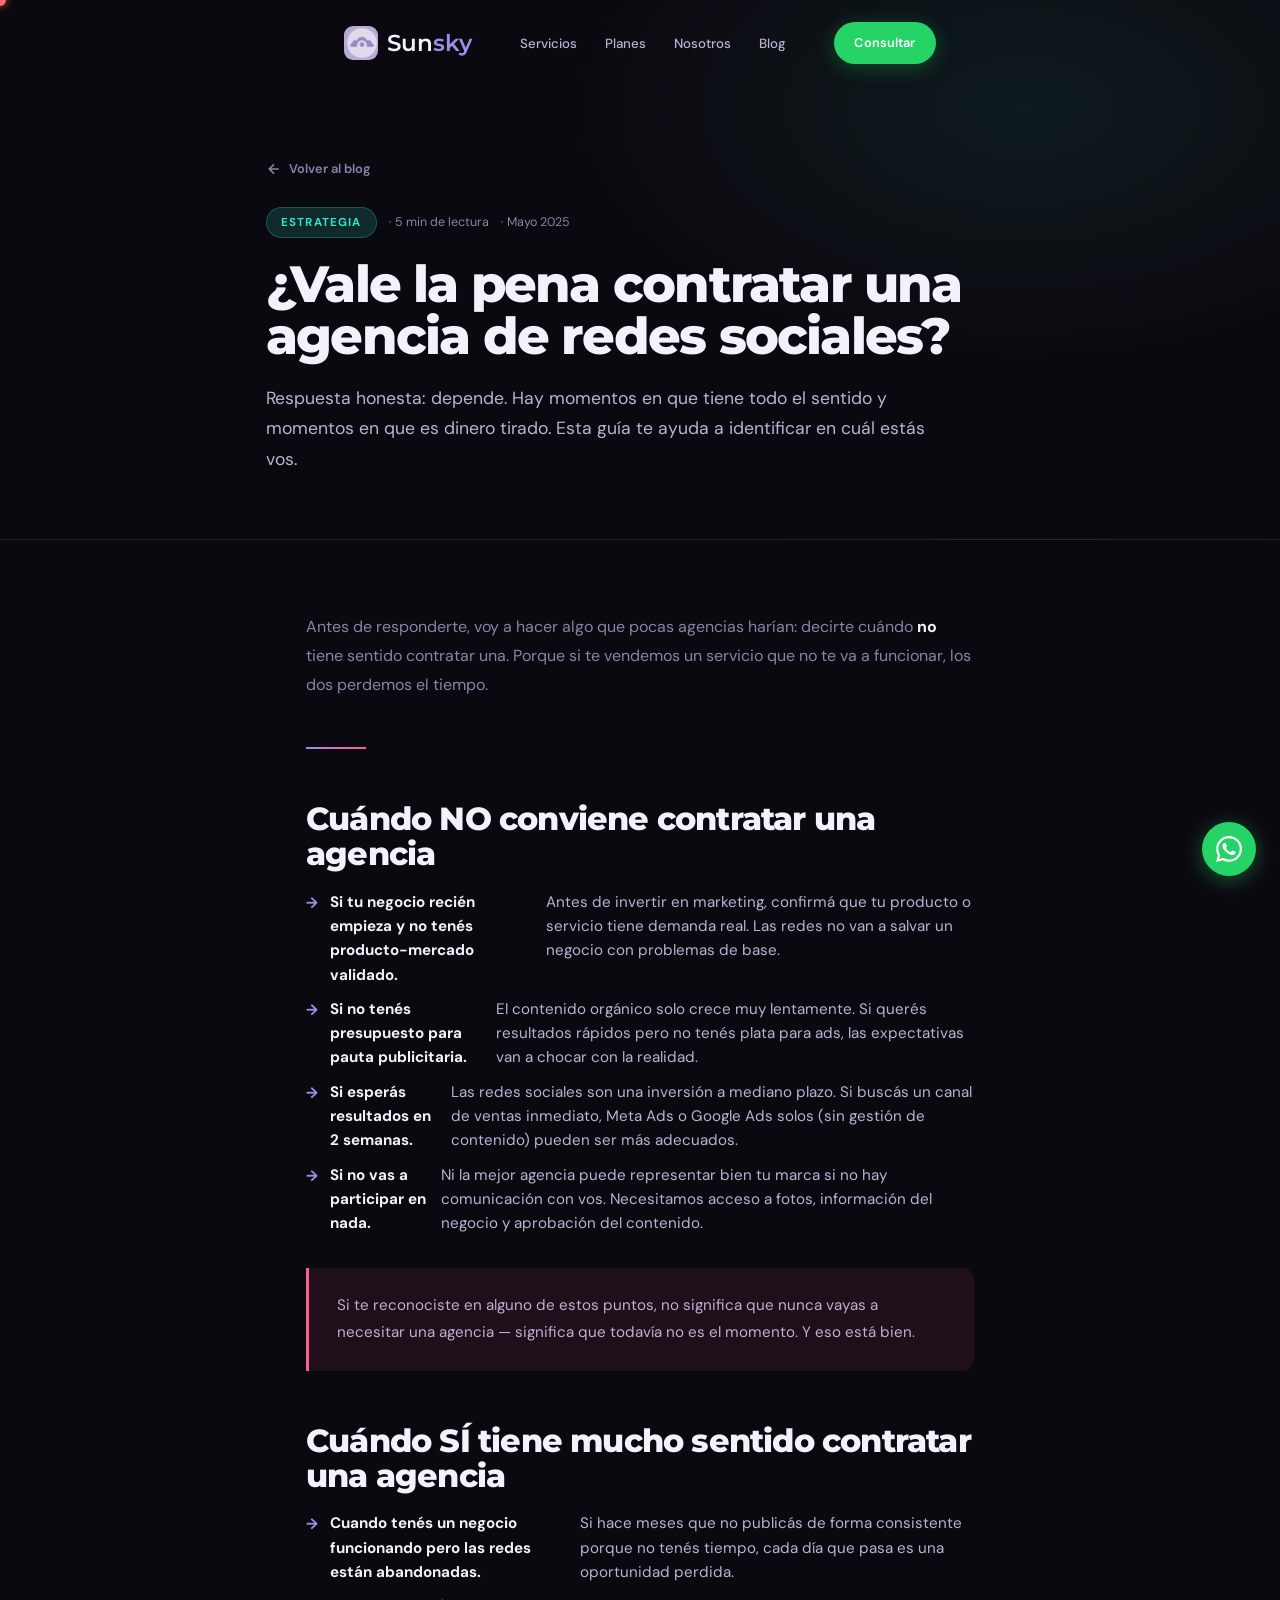
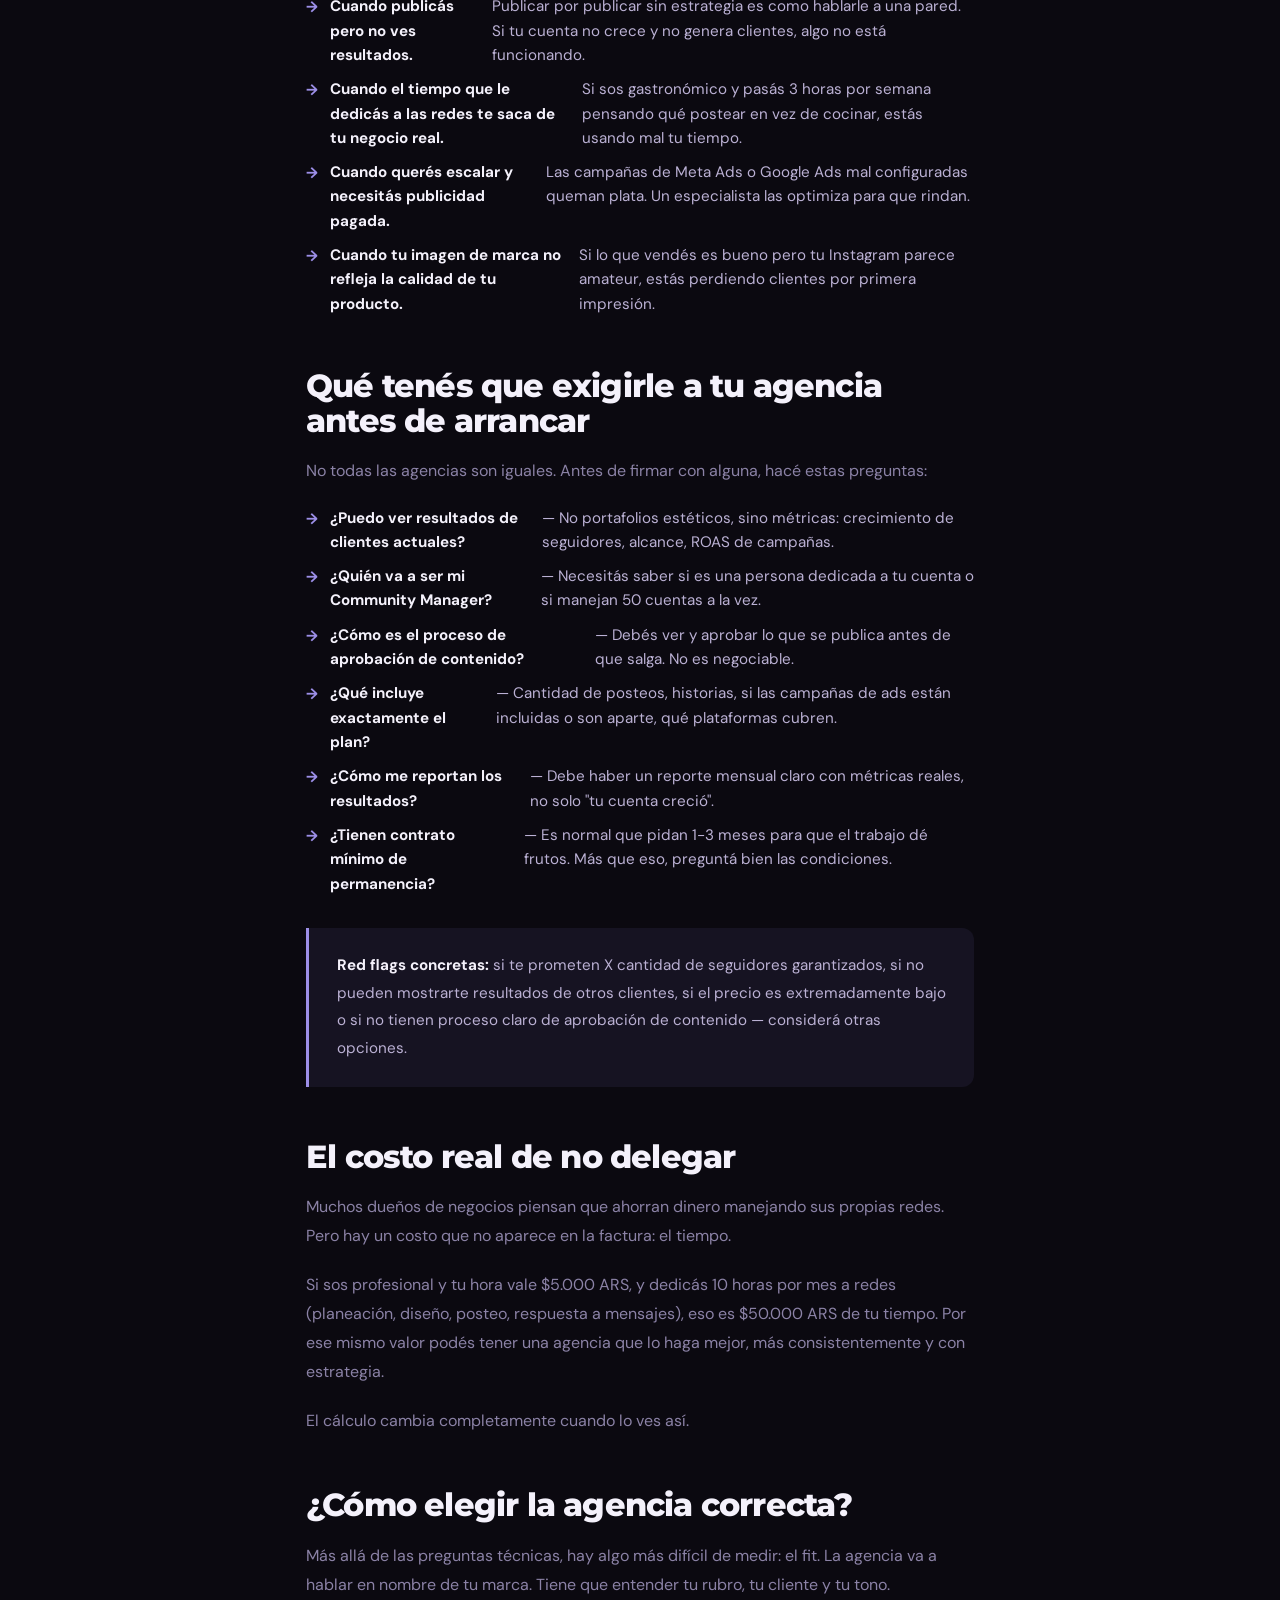
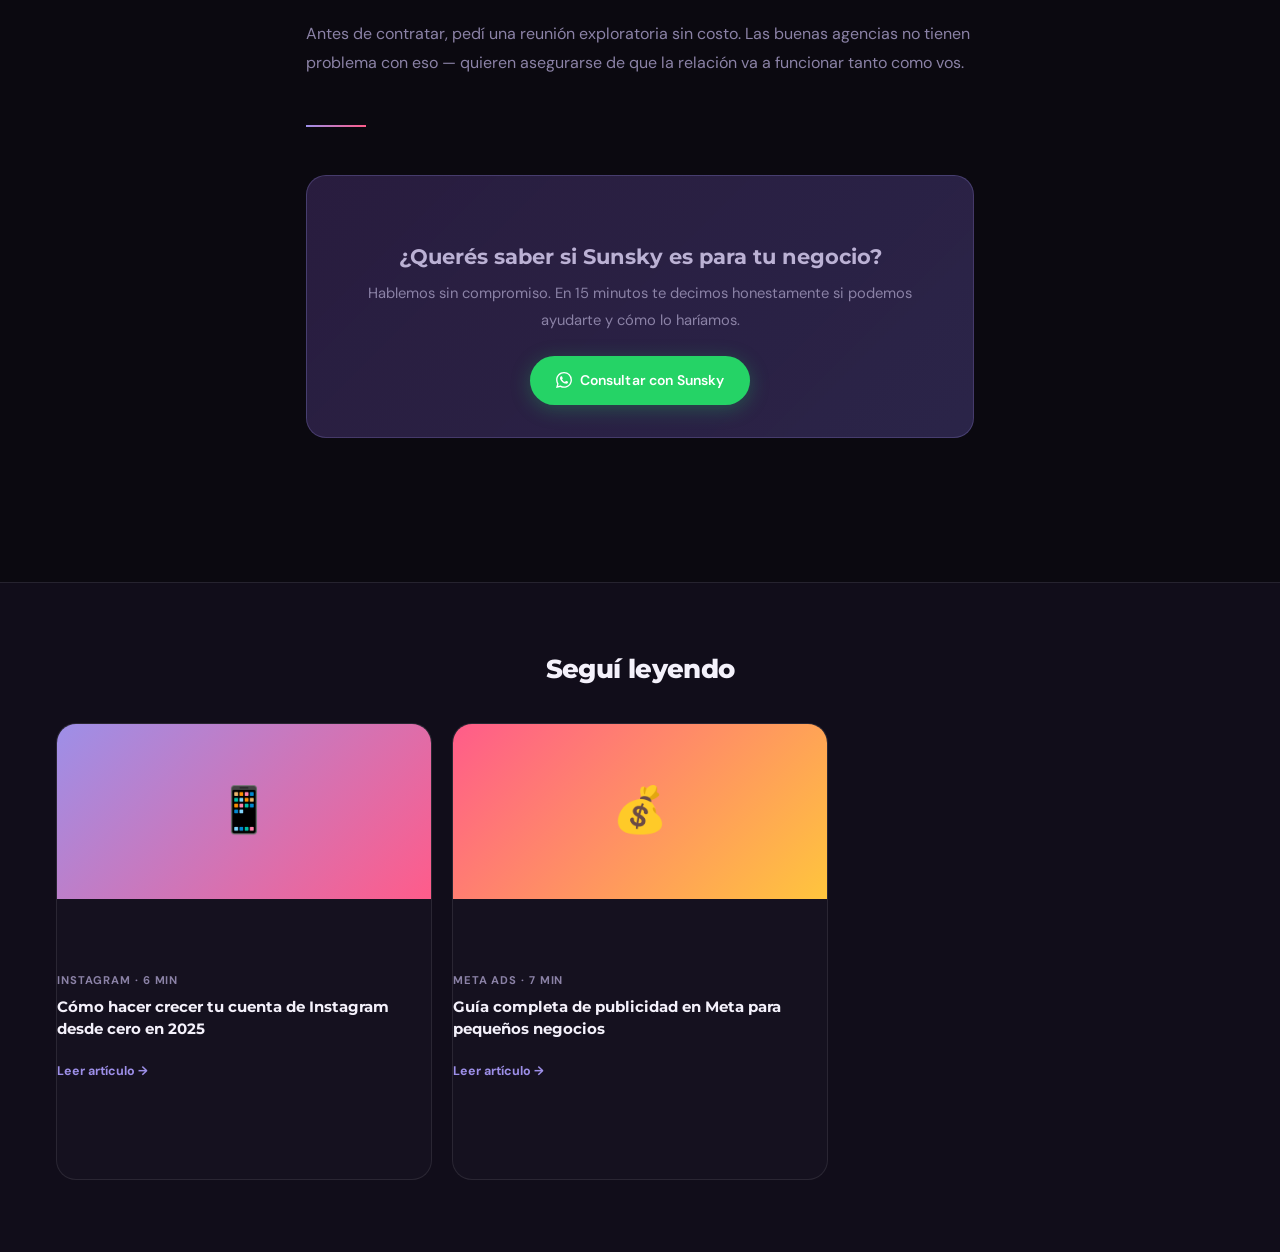
<file: blog/contratar-agencia.html>
<!DOCTYPE html>
<html lang="es">
<head>
  <meta charset="UTF-8">
  <meta name="viewport" content="width=device-width, initial-scale=1.0">
  <title>¿Vale la pena contratar una agencia de redes sociales? | Blog Sunsky</title>
  <meta name="description" content="Cuándo tiene sentido delegar las redes sociales y qué debés exigirle a tu agencia antes de arrancar. Guía honesta para dueños de negocios.">
  <meta name="robots" content="index, follow">
  <meta name="theme-color" content="#0B0910">
  <link rel="icon" type="image/png" href="../assets/img/logo-icono.png">
  <meta property="og:type"        content="article">
  <meta property="og:title"       content="¿Vale la pena contratar una agencia de redes sociales? | Blog Sunsky">
  <meta property="og:description" content="Cuándo tiene sentido delegar las redes sociales y qué debés exigirle a tu agencia antes de arrancar.">
  <meta property="og:url"         content="https://agenciasunsky.com/blog/contratar-agencia">
  <meta property="og:image"       content="https://agenciasunsky.com/assets/img/og-image.png">
  <meta property="article:published_time" content="2025-05-01">
  <meta name="twitter:card"       content="summary_large_image">
  <meta name="twitter:title"      content="¿Vale la pena contratar una agencia de redes sociales?">
  <meta name="twitter:image"      content="https://agenciasunsky.com/assets/img/og-image.png">
  <link rel="preconnect" href="https://fonts.googleapis.com">
  <link rel="preconnect" href="https://fonts.gstatic.com" crossorigin>
  <link href="https://fonts.googleapis.com/css2?family=Montserrat:wght@400;500;600;700;800;900&family=DM+Sans:opsz,wght@9..40,300;9..40,400;9..40,500;9..40,600&display=swap" rel="stylesheet">
  <link rel="stylesheet" href="../css/variables.css">
  <link rel="stylesheet" href="../css/animations.css">
  <link rel="stylesheet" href="../css/components.css">
  <link rel="stylesheet" href="../css/layout.css">
  <link rel="stylesheet" href="../css/blog.css">
  <link rel="canonical" href="https://agenciasunsky.com/blog/contratar-agencia">
  <script type="application/ld+json">
  {
    "@context": "https://schema.org",
    "@type": "BlogPosting",
    "headline": "¿Vale la pena contratar una agencia de redes sociales?",
    "description": "Analizamos cuándo tiene sentido delegar las redes sociales a una agencia y cuándo no. Costos, beneficios y qué preguntar antes de contratar.",
    "image": "https://agenciasunsky.com/assets/img/og-image.png",
    "datePublished": "2025-05-01",
    "dateModified": "2026-06-04",
    "author": { "@type": "Organization", "name": "Agencia Sunsky", "url": "https://agenciasunsky.com" },
    "publisher": { "@type": "Organization", "name": "Agencia Sunsky", "logo": { "@type": "ImageObject", "url": "https://agenciasunsky.com/assets/img/logo-icono.png" } },
    "url": "https://agenciasunsky.com/blog/contratar-agencia",
    "inLanguage": "es-AR",
    "keywords": "agencia de redes sociales argentina, contratar community manager, gestión redes sociales precio, agencia marketing digital"
  }
  </script>
</head>
<body>
  <div id="cursor"></div>

  <nav id="navbar" class="scrolled">
    <div class="container">
      <div class="nav-inner">
        <a href="/" class="nav-logo">
          <div class="nav-logo-icon"><img src="../assets/img/logo-icono.png" alt="Sunsky" width="34" height="34"></div>
          <span>Sun<em>sky</em></span>
        </a>
        <ul class="nav-links">
          <li><a href="/servicios">Servicios</a></li>
          <li><a href="/#planes">Planes</a></li>
          <li><a href="/#nosotros">Nosotros</a></li>
          <li><a href="/#blog">Blog</a></li>
        </ul>
        <a href="https://wa.me/542944996110" class="btn btn-wa btn-sm nav-cta">Consultar</a>
        <button class="hamburger" id="hamburger"><span></span><span></span><span></span></button>
      </div>
    </div>
  </nav>
  <div class="mobile-menu" id="mobileMenu">
    <a href="/" onclick="closeMobile()">Inicio</a>
    <a href="/servicios" onclick="closeMobile()">Servicios</a>
    <a href="https://wa.me/542944996110" class="btn btn-wa" style="justify-content:center;margin-top:8px;">WhatsApp</a>
  </div>

  <section class="blog-article-hero" style="background: radial-gradient(ellipse 60% 80% at 80% 20%, rgba(46,230,197,.08) 0%, transparent 60%), var(--bg);">
    <div class="container">
      <a href="/#blog" class="blog-back">
        <svg width="16" height="16" viewBox="0 0 24 24" fill="none" stroke="currentColor" stroke-width="2.5"><path d="M19 12H5M12 19l-7-7 7-7"/></svg>
        Volver al blog
      </a>
      <div class="blog-meta-top">
        <span class="tag tag-sage">Estrategia</span>
        <span class="blog-read-time">· 5 min de lectura</span>
        <span class="blog-read-time">· Mayo 2025</span>
      </div>
      <h1>¿Vale la pena contratar una agencia de redes sociales?</h1>
      <p class="lead">Respuesta honesta: depende. Hay momentos en que tiene todo el sentido y momentos en que es dinero tirado. Esta guía te ayuda a identificar en cuál estás vos.</p>
    </div>
  </section>

  <section class="blog-body">
    <div class="container">
      <div class="article-content">

        <p>Antes de responderte, voy a hacer algo que pocas agencias harían: decirte cuándo <strong>no</strong> tiene sentido contratar una. Porque si te vendemos un servicio que no te va a funcionar, los dos perdemos el tiempo.</p>

        <div class="article-divider"></div>

        <h2>Cuándo NO conviene contratar una agencia</h2>

        <ul>
          <li><strong>Si tu negocio recién empieza y no tenés producto-mercado validado.</strong> Antes de invertir en marketing, confirmá que tu producto o servicio tiene demanda real. Las redes no van a salvar un negocio con problemas de base.</li>
          <li><strong>Si no tenés presupuesto para pauta publicitaria.</strong> El contenido orgánico solo crece muy lentamente. Si querés resultados rápidos pero no tenés plata para ads, las expectativas van a chocar con la realidad.</li>
          <li><strong>Si esperás resultados en 2 semanas.</strong> Las redes sociales son una inversión a mediano plazo. Si buscás un canal de ventas inmediato, Meta Ads o Google Ads solos (sin gestión de contenido) pueden ser más adecuados.</li>
          <li><strong>Si no vas a participar en nada.</strong> Ni la mejor agencia puede representar bien tu marca si no hay comunicación con vos. Necesitamos acceso a fotos, información del negocio y aprobación del contenido.</li>
        </ul>

        <div class="article-callout rose">
          <p>Si te reconociste en alguno de estos puntos, no significa que nunca vayas a necesitar una agencia — significa que todavía no es el momento. Y eso está bien.</p>
        </div>

        <h2>Cuándo SÍ tiene mucho sentido contratar una agencia</h2>

        <ul>
          <li><strong>Cuando tenés un negocio funcionando pero las redes están abandonadas.</strong> Si hace meses que no publicás de forma consistente porque no tenés tiempo, cada día que pasa es una oportunidad perdida.</li>
          <li><strong>Cuando publicás pero no ves resultados.</strong> Publicar por publicar sin estrategia es como hablarle a una pared. Si tu cuenta no crece y no genera clientes, algo no está funcionando.</li>
          <li><strong>Cuando el tiempo que le dedicás a las redes te saca de tu negocio real.</strong> Si sos gastronómico y pasás 3 horas por semana pensando qué postear en vez de cocinar, estás usando mal tu tiempo.</li>
          <li><strong>Cuando querés escalar y necesitás publicidad pagada.</strong> Las campañas de Meta Ads o Google Ads mal configuradas queman plata. Un especialista las optimiza para que rindan.</li>
          <li><strong>Cuando tu imagen de marca no refleja la calidad de tu producto.</strong> Si lo que vendés es bueno pero tu Instagram parece amateur, estás perdiendo clientes por primera impresión.</li>
        </ul>

        <h2>Qué tenés que exigirle a tu agencia antes de arrancar</h2>

        <p>No todas las agencias son iguales. Antes de firmar con alguna, hacé estas preguntas:</p>

        <ul>
          <li><strong>¿Puedo ver resultados de clientes actuales?</strong> — No portafolios estéticos, sino métricas: crecimiento de seguidores, alcance, ROAS de campañas.</li>
          <li><strong>¿Quién va a ser mi Community Manager?</strong> — Necesitás saber si es una persona dedicada a tu cuenta o si manejan 50 cuentas a la vez.</li>
          <li><strong>¿Cómo es el proceso de aprobación de contenido?</strong> — Debés ver y aprobar lo que se publica antes de que salga. No es negociable.</li>
          <li><strong>¿Qué incluye exactamente el plan?</strong> — Cantidad de posteos, historias, si las campañas de ads están incluidas o son aparte, qué plataformas cubren.</li>
          <li><strong>¿Cómo me reportan los resultados?</strong> — Debe haber un reporte mensual claro con métricas reales, no solo "tu cuenta creció".</li>
          <li><strong>¿Tienen contrato mínimo de permanencia?</strong> — Es normal que pidan 1-3 meses para que el trabajo dé frutos. Más que eso, preguntá bien las condiciones.</li>
        </ul>

        <div class="article-callout">
          <p><strong>Red flags concretas:</strong> si te prometen X cantidad de seguidores garantizados, si no pueden mostrarte resultados de otros clientes, si el precio es extremadamente bajo o si no tienen proceso claro de aprobación de contenido — considerá otras opciones.</p>
        </div>

        <h2>El costo real de no delegar</h2>

        <p>Muchos dueños de negocios piensan que ahorran dinero manejando sus propias redes. Pero hay un costo que no aparece en la factura: el tiempo.</p>

        <p>Si sos profesional y tu hora vale $5.000 ARS, y dedicás 10 horas por mes a redes (planeación, diseño, posteo, respuesta a mensajes), eso es $50.000 ARS de tu tiempo. Por ese mismo valor podés tener una agencia que lo haga mejor, más consistentemente y con estrategia.</p>

        <p>El cálculo cambia completamente cuando lo ves así.</p>

        <h2>¿Cómo elegir la agencia correcta?</h2>

        <p>Más allá de las preguntas técnicas, hay algo más difícil de medir: el fit. La agencia va a hablar en nombre de tu marca. Tiene que entender tu rubro, tu cliente y tu tono.</p>

        <p>Antes de contratar, pedí una reunión exploratoria sin costo. Las buenas agencias no tienen problema con eso — quieren asegurarse de que la relación va a funcionar tanto como vos.</p>

        <div class="article-divider"></div>

        <div class="article-cta">
          <h3>¿Querés saber si Sunsky es para tu negocio?</h3>
          <p>Hablemos sin compromiso. En 15 minutos te decimos honestamente si podemos ayudarte y cómo lo haríamos.</p>
          <a href="https://wa.me/542944996110?text=Hola!%20Le%C3%AD%20el%20art%C3%ADculo%20sobre%20contratar%20una%20agencia%20y%20quiero%20saber%20si%20Sunsky%20es%20para%20mi%20negocio." class="btn btn-wa">
            <svg width="16" height="16" viewBox="0 0 24 24" fill="currentColor"><path d="M17.472 14.382c-.297-.149-1.758-.867-2.03-.967-.273-.099-.471-.148-.67.15-.197.297-.767.966-.94 1.164-.173.199-.347.223-.644.075-.297-.15-1.255-.463-2.39-1.475-.883-.788-1.48-1.761-1.653-2.059-.173-.297-.018-.458.13-.606.134-.133.298-.347.446-.52.149-.174.198-.298.298-.497.099-.198.05-.371-.025-.52-.075-.149-.669-1.612-.916-2.207-.242-.579-.487-.5-.669-.51-.173-.008-.371-.01-.57-.01-.198 0-.52.074-.792.372-.272.297-1.04 1.016-1.04 2.479 0 1.462 1.065 2.875 1.213 3.074.149.198 2.096 3.2 5.077 4.487.709.306 1.262.489 1.694.625.712.227 1.36.195 1.871.118.571-.085 1.758-.719 2.006-1.413.248-.694.248-1.289.173-1.413-.074-.124-.272-.198-.57-.347m-5.421 7.403h-.004a9.87 9.87 0 01-5.031-1.378l-.361-.214-3.741.982.998-3.648-.235-.374a9.86 9.86 0 01-1.51-5.26c.001-5.45 4.436-9.884 9.888-9.884 2.64 0 5.122 1.03 6.988 2.898a9.825 9.825 0 012.893 6.994c-.003 5.45-4.437 9.884-9.885 9.884m8.413-18.297A11.815 11.815 0 0012.05 0C5.495 0 .16 5.335.157 11.892c0 2.096.547 4.142 1.588 5.945L.057 24l6.305-1.654a11.882 11.882 0 005.683 1.448h.005c6.554 0 11.89-5.335 11.893-11.893a11.821 11.821 0 00-3.48-8.413z"/></svg>
            Consultar con Sunsky
          </a>
        </div>

      </div>
    </div>
  </section>

  <section class="blog-related">
    <div class="container">
      <h2>Seguí leyendo</h2>
      <div class="blog-grid">
        <article class="blog-card">
          <div class="blog-thumb th-1">📱</div>
          <div class="blog-body">
            <div class="blog-meta">Instagram · 6 min</div>
            <h3>Cómo hacer crecer tu cuenta de Instagram desde cero en 2025</h3>
            <a href="instagram-desde-cero.html" class="blog-more">Leer artículo →</a>
          </div>
        </article>
        <article class="blog-card">
          <div class="blog-thumb th-2">💰</div>
          <div class="blog-body">
            <div class="blog-meta">Meta Ads · 7 min</div>
            <h3>Guía completa de publicidad en Meta para pequeños negocios</h3>
            <a href="guia-meta-ads.html" class="blog-more">Leer artículo →</a>
          </div>
        </article>
      </div>
    </div>
  </section>

  <a href="https://wa.me/542944996110" class="wa-float" aria-label="WhatsApp">
    <div class="wa-pulse"></div>
    <svg width="26" height="26" viewBox="0 0 24 24" fill="currentColor"><path d="M17.472 14.382c-.297-.149-1.758-.867-2.03-.967-.273-.099-.471-.148-.67.15-.197.297-.767.966-.94 1.164-.173.199-.347.223-.644.075-.297-.15-1.255-.463-2.39-1.475-.883-.788-1.48-1.761-1.653-2.059-.173-.297-.018-.458.13-.606.134-.133.298-.347.446-.52.149-.174.198-.298.298-.497.099-.198.05-.371-.025-.52-.075-.149-.669-1.612-.916-2.207-.242-.579-.487-.5-.669-.51-.173-.008-.371-.01-.57-.01-.198 0-.52.074-.792.372-.272.297-1.04 1.016-1.04 2.479 0 1.462 1.065 2.875 1.213 3.074.149.198 2.096 3.2 5.077 4.487.709.306 1.262.489 1.694.625.712.227 1.36.195 1.871.118.571-.085 1.758-.719 2.006-1.413.248-.694.248-1.289.173-1.413-.074-.124-.272-.198-.57-.347m-5.421 7.403h-.004a9.87 9.87 0 01-5.031-1.378l-.361-.214-3.741.982.998-3.648-.235-.374a9.86 9.86 0 01-1.51-5.26c.001-5.45 4.436-9.884 9.888-9.884 2.64 0 5.122 1.03 6.988 2.898a9.825 9.825 0 012.893 6.994c-.003 5.45-4.437 9.884-9.885 9.884m8.413-18.297A11.815 11.815 0 0012.05 0C5.495 0 .16 5.335.157 11.892c0 2.096.547 4.142 1.588 5.945L.057 24l6.305-1.654a11.882 11.882 0 005.683 1.448h.005c6.554 0 11.89-5.335 11.893-11.893a11.821 11.821 0 00-3.48-8.413z"/></svg>
  </a>

  <script src="../js/reveal.js"></script>
  <script src="../js/main.js"></script>
</body>
</html>
</file>
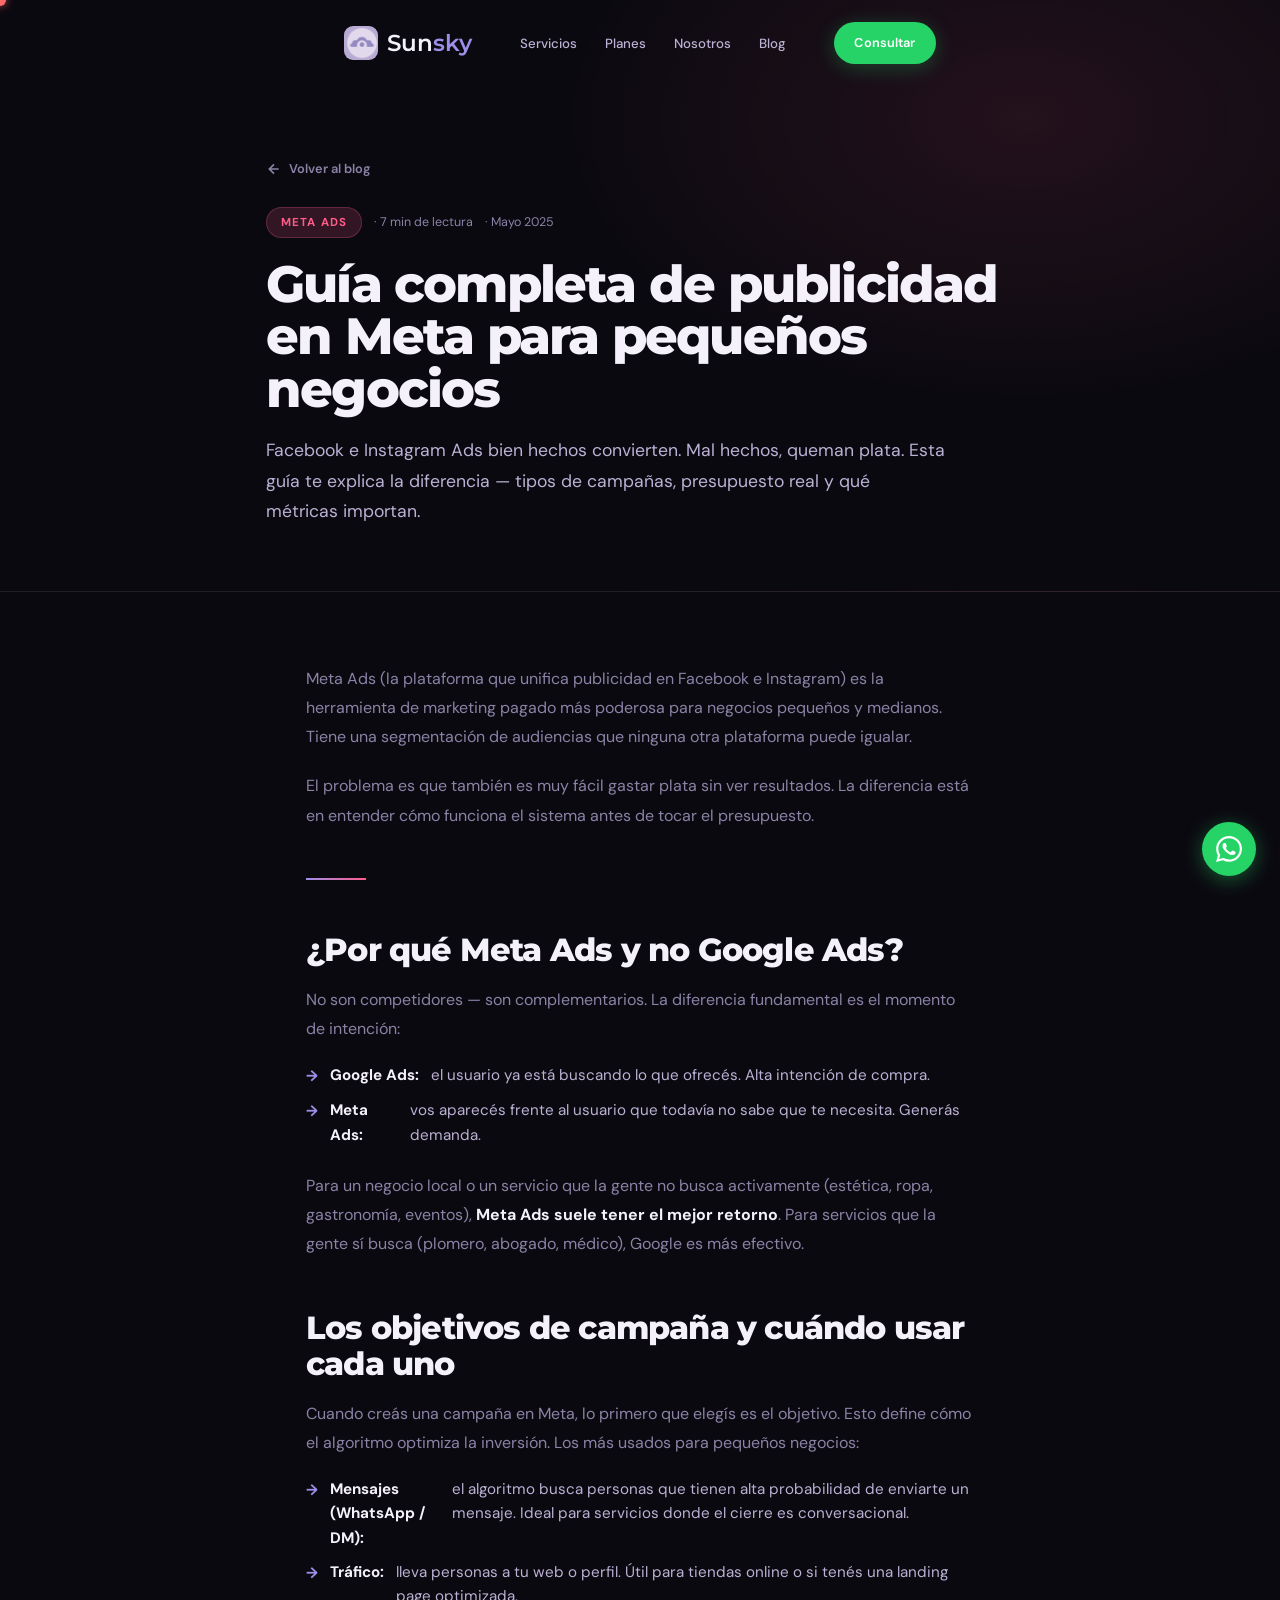
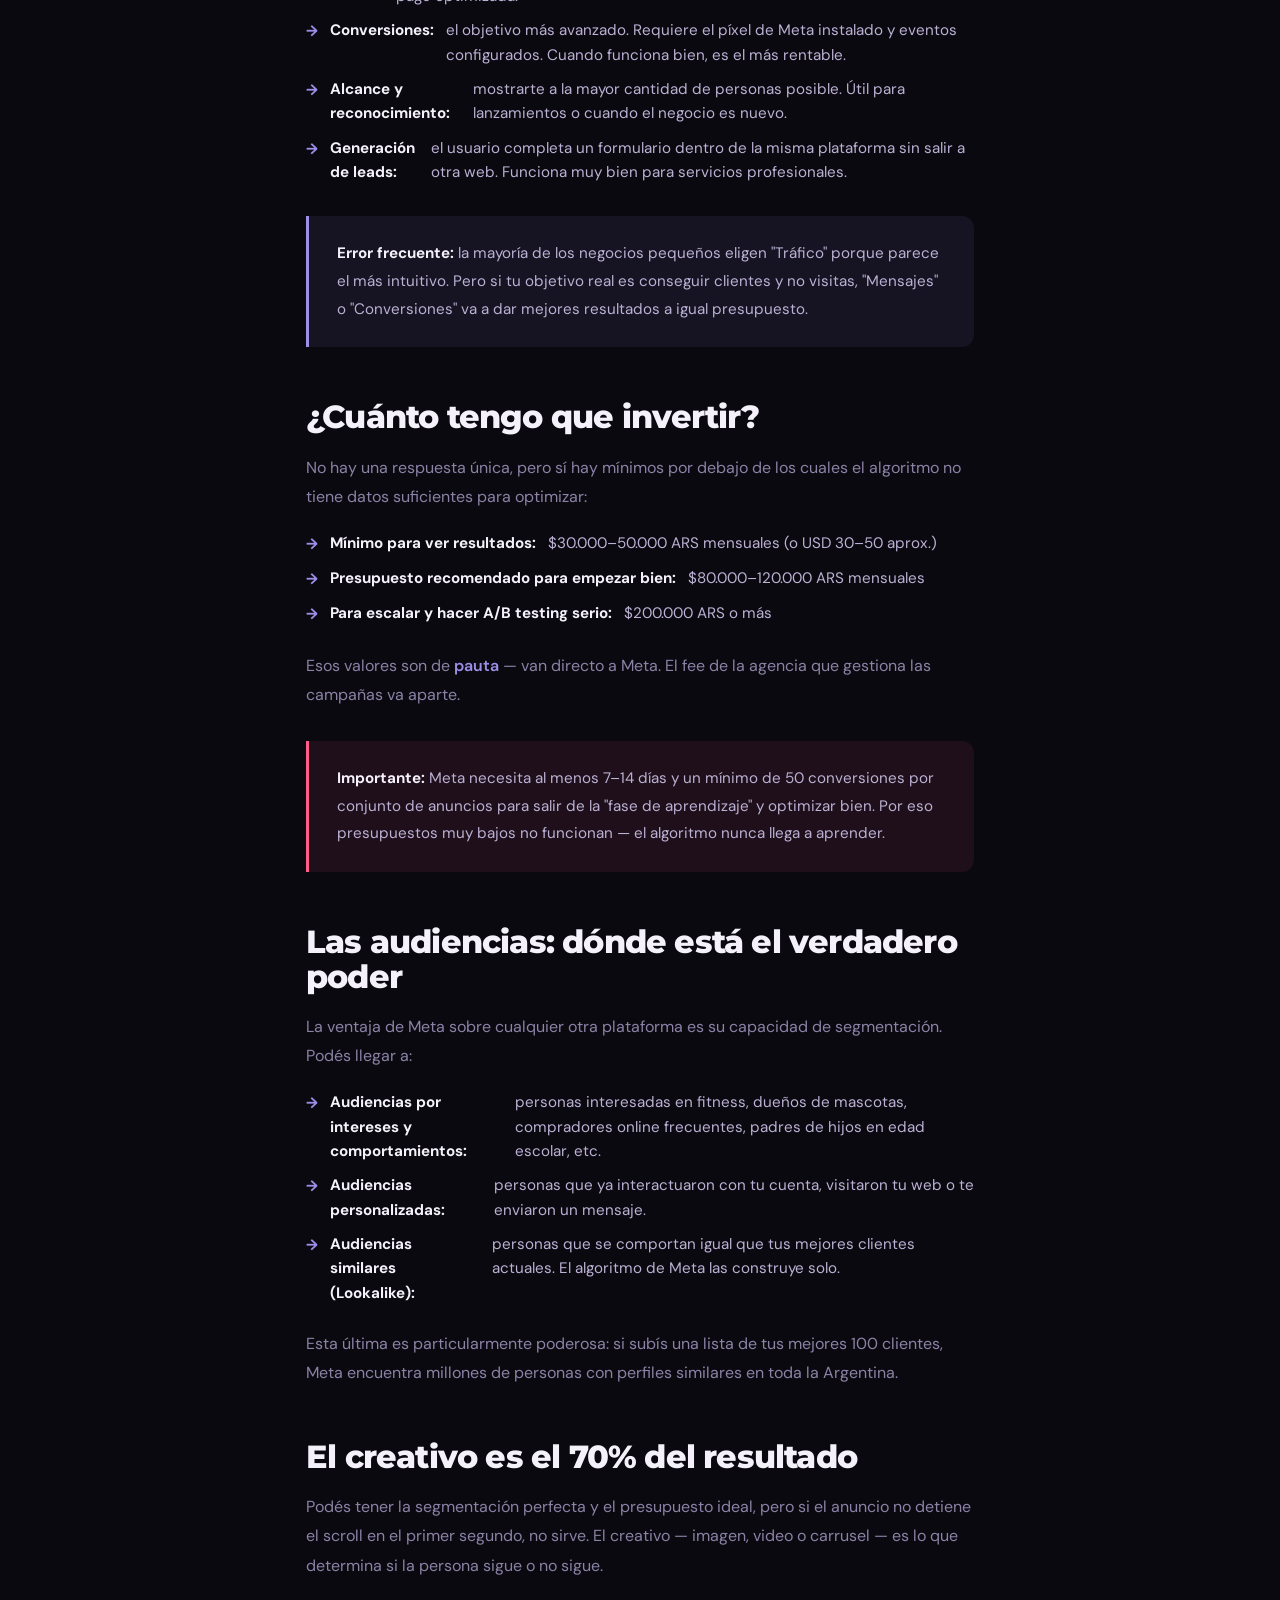
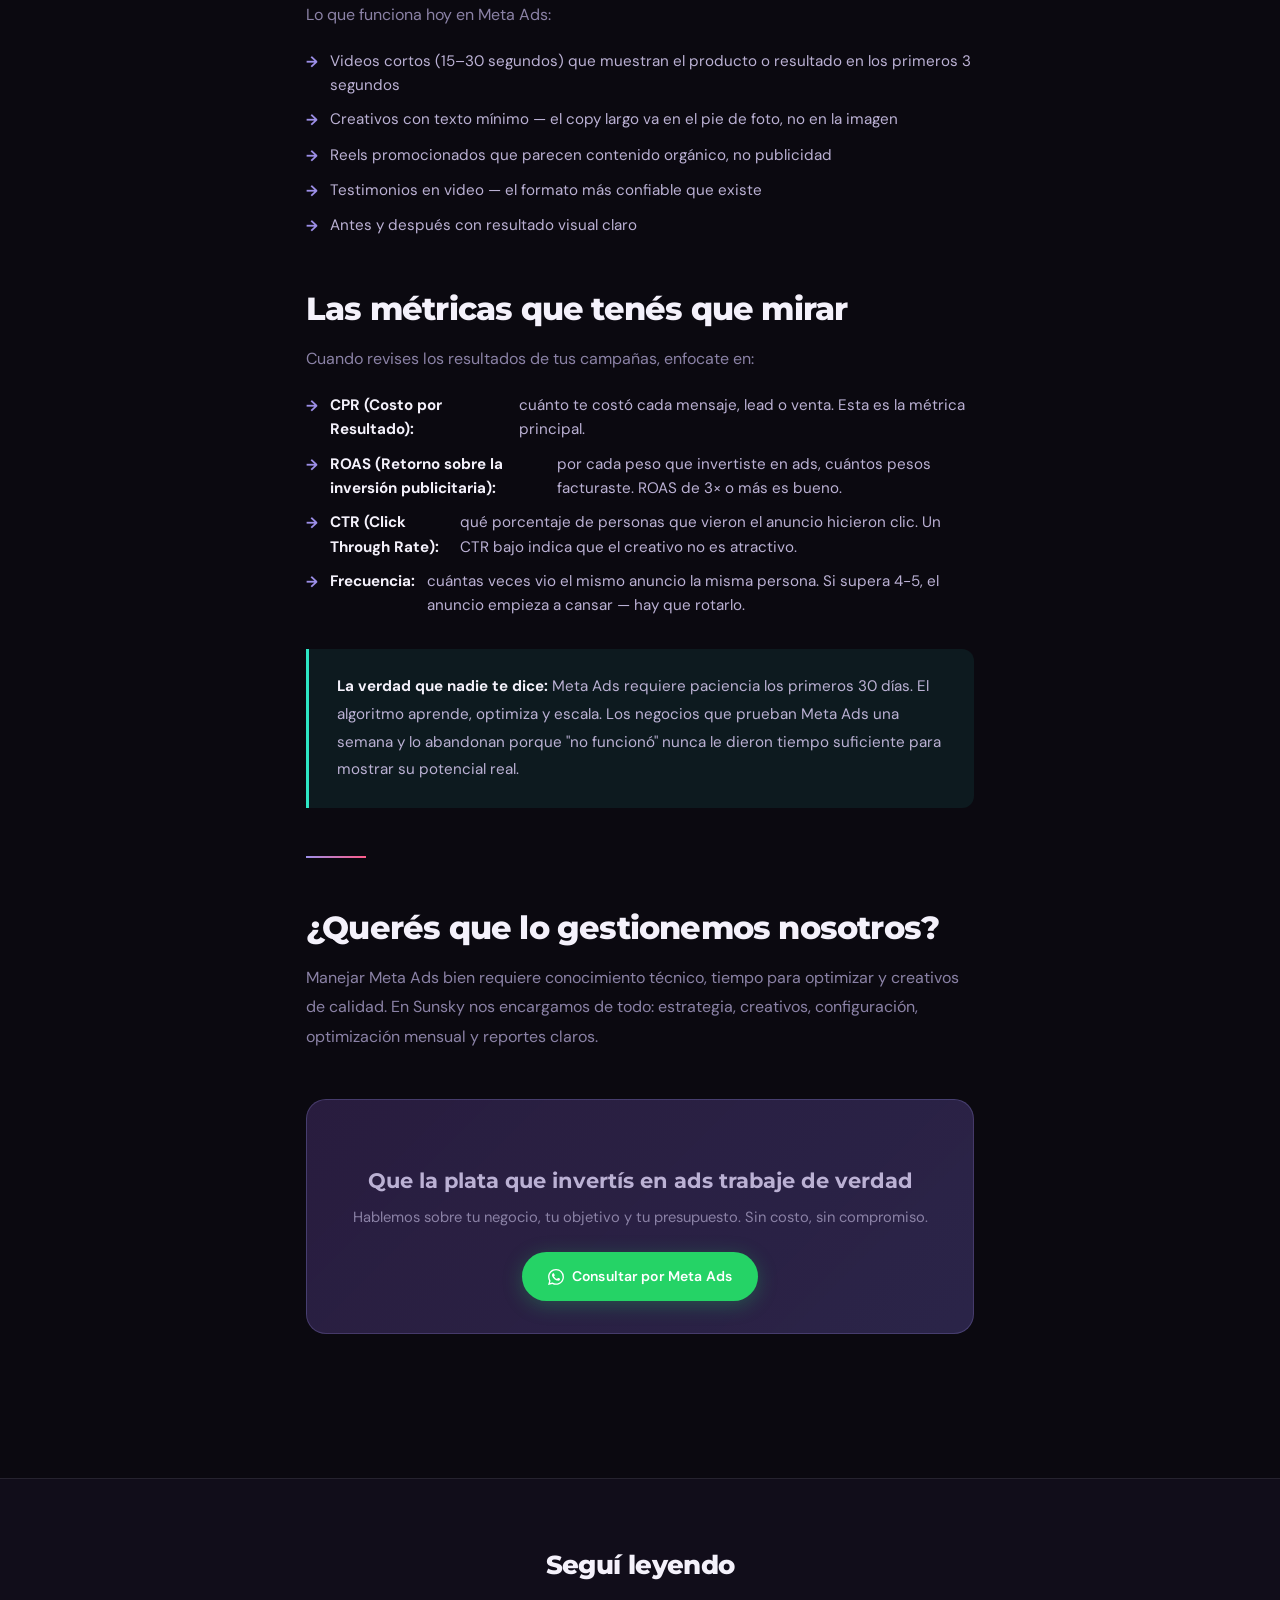
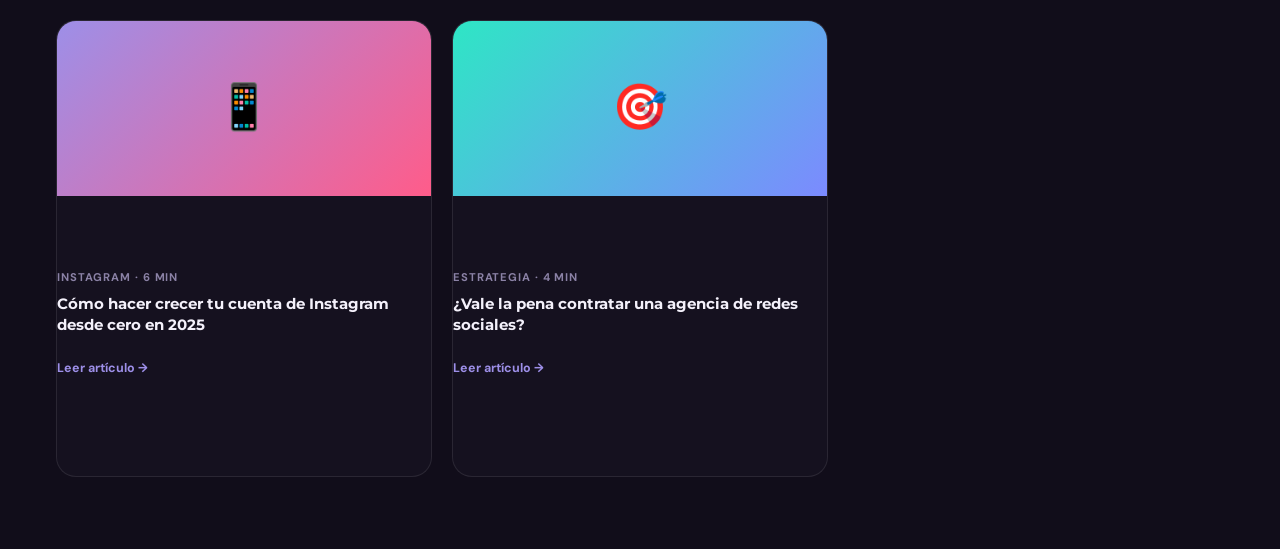
<file: blog/guia-meta-ads.html>
<!DOCTYPE html>
<html lang="es">
<head>
  <meta charset="UTF-8">
  <meta name="viewport" content="width=device-width, initial-scale=1.0">
  <title>Guía de Meta Ads para pequeños negocios 2025 | Blog Sunsky</title>
  <meta name="description" content="Todo lo que necesitás saber para invertir de forma inteligente en Facebook e Instagram Ads. Tipos de campañas, presupuesto mínimo y cómo medir resultados.">
  <meta name="robots" content="index, follow">
  <meta name="theme-color" content="#0B0910">
  <link rel="icon" type="image/png" href="../assets/img/logo-icono.png">
  <meta property="og:type"        content="article">
  <meta property="og:title"       content="Guía de Meta Ads para pequeños negocios 2025 | Blog Sunsky">
  <meta property="og:description" content="Todo lo que necesitás saber para invertir de forma inteligente en Facebook e Instagram Ads.">
  <meta property="og:url"         content="https://agenciasunsky.com/blog/guia-meta-ads">
  <meta property="og:image"       content="https://agenciasunsky.com/assets/img/og-image.png">
  <meta property="article:published_time" content="2025-05-01">
  <meta name="twitter:card"       content="summary_large_image">
  <meta name="twitter:title"      content="Guía de Meta Ads para pequeños negocios 2025">
  <meta name="twitter:image"      content="https://agenciasunsky.com/assets/img/og-image.png">
  <link rel="preconnect" href="https://fonts.googleapis.com">
  <link rel="preconnect" href="https://fonts.gstatic.com" crossorigin>
  <link href="https://fonts.googleapis.com/css2?family=Montserrat:wght@400;500;600;700;800;900&family=DM+Sans:opsz,wght@9..40,300;9..40,400;9..40,500;9..40,600&display=swap" rel="stylesheet">
  <link rel="stylesheet" href="../css/variables.css">
  <link rel="stylesheet" href="../css/animations.css">
  <link rel="stylesheet" href="../css/components.css">
  <link rel="stylesheet" href="../css/layout.css">
  <link rel="stylesheet" href="../css/blog.css">
  <link rel="canonical" href="https://agenciasunsky.com/blog/guia-meta-ads">
  <script type="application/ld+json">
  {
    "@context": "https://schema.org",
    "@type": "BlogPosting",
    "headline": "Guía completa de publicidad en Meta para pequeños negocios",
    "description": "Todo lo que necesitás saber para invertir de forma inteligente en Facebook e Instagram Ads. Tipos de campañas, presupuesto mínimo y cómo medir resultados.",
    "image": "https://agenciasunsky.com/assets/img/og-image.png",
    "datePublished": "2025-05-01",
    "dateModified": "2026-06-04",
    "author": { "@type": "Organization", "name": "Agencia Sunsky", "url": "https://agenciasunsky.com" },
    "publisher": { "@type": "Organization", "name": "Agencia Sunsky", "logo": { "@type": "ImageObject", "url": "https://agenciasunsky.com/assets/img/logo-icono.png" } },
    "url": "https://agenciasunsky.com/blog/guia-meta-ads",
    "inLanguage": "es-AR",
    "keywords": "meta ads argentina, facebook ads pymes, instagram ads, publicidad digital argentina, pauta publicitaria"
  }
  </script>
</head>
<body>
  <div id="cursor"></div>

  <nav id="navbar" class="scrolled">
    <div class="container">
      <div class="nav-inner">
        <a href="/" class="nav-logo">
          <div class="nav-logo-icon"><img src="../assets/img/logo-icono.png" alt="Sunsky" width="34" height="34"></div>
          <span>Sun<em>sky</em></span>
        </a>
        <ul class="nav-links">
          <li><a href="/servicios">Servicios</a></li>
          <li><a href="/#planes">Planes</a></li>
          <li><a href="/#nosotros">Nosotros</a></li>
          <li><a href="/#blog">Blog</a></li>
        </ul>
        <a href="https://wa.me/542944996110" class="btn btn-wa btn-sm nav-cta">Consultar</a>
        <button class="hamburger" id="hamburger"><span></span><span></span><span></span></button>
      </div>
    </div>
  </nav>
  <div class="mobile-menu" id="mobileMenu">
    <a href="/" onclick="closeMobile()">Inicio</a>
    <a href="/servicios" onclick="closeMobile()">Servicios</a>
    <a href="https://wa.me/542944996110" class="btn btn-wa" style="justify-content:center;margin-top:8px;">WhatsApp</a>
  </div>

  <section class="blog-article-hero" style="background: radial-gradient(ellipse 60% 80% at 80% 20%, rgba(255,92,138,.1) 0%, transparent 60%), var(--bg);">
    <div class="container">
      <a href="/#blog" class="blog-back">
        <svg width="16" height="16" viewBox="0 0 24 24" fill="none" stroke="currentColor" stroke-width="2.5"><path d="M19 12H5M12 19l-7-7 7-7"/></svg>
        Volver al blog
      </a>
      <div class="blog-meta-top">
        <span class="tag tag-rose">Meta Ads</span>
        <span class="blog-read-time">· 7 min de lectura</span>
        <span class="blog-read-time">· Mayo 2025</span>
      </div>
      <h1>Guía completa de publicidad en Meta para pequeños negocios</h1>
      <p class="lead">Facebook e Instagram Ads bien hechos convierten. Mal hechos, queman plata. Esta guía te explica la diferencia — tipos de campañas, presupuesto real y qué métricas importan.</p>
    </div>
  </section>

  <section class="blog-body">
    <div class="container">
      <div class="article-content">

        <p>Meta Ads (la plataforma que unifica publicidad en Facebook e Instagram) es la herramienta de marketing pagado más poderosa para negocios pequeños y medianos. Tiene una segmentación de audiencias que ninguna otra plataforma puede igualar.</p>

        <p>El problema es que también es muy fácil gastar plata sin ver resultados. La diferencia está en entender cómo funciona el sistema antes de tocar el presupuesto.</p>

        <div class="article-divider"></div>

        <h2>¿Por qué Meta Ads y no Google Ads?</h2>

        <p>No son competidores — son complementarios. La diferencia fundamental es el momento de intención:</p>

        <ul>
          <li><strong>Google Ads:</strong> el usuario ya está buscando lo que ofrecés. Alta intención de compra.</li>
          <li><strong>Meta Ads:</strong> vos aparecés frente al usuario que todavía no sabe que te necesita. Generás demanda.</li>
        </ul>

        <p>Para un negocio local o un servicio que la gente no busca activamente (estética, ropa, gastronomía, eventos), <strong>Meta Ads suele tener el mejor retorno</strong>. Para servicios que la gente sí busca (plomero, abogado, médico), Google es más efectivo.</p>

        <h2>Los objetivos de campaña y cuándo usar cada uno</h2>

        <p>Cuando creás una campaña en Meta, lo primero que elegís es el objetivo. Esto define cómo el algoritmo optimiza la inversión. Los más usados para pequeños negocios:</p>

        <ul>
          <li><strong>Mensajes (WhatsApp / DM):</strong> el algoritmo busca personas que tienen alta probabilidad de enviarte un mensaje. Ideal para servicios donde el cierre es conversacional.</li>
          <li><strong>Tráfico:</strong> lleva personas a tu web o perfil. Útil para tiendas online o si tenés una landing page optimizada.</li>
          <li><strong>Conversiones:</strong> el objetivo más avanzado. Requiere el píxel de Meta instalado y eventos configurados. Cuando funciona bien, es el más rentable.</li>
          <li><strong>Alcance y reconocimiento:</strong> mostrarte a la mayor cantidad de personas posible. Útil para lanzamientos o cuando el negocio es nuevo.</li>
          <li><strong>Generación de leads:</strong> el usuario completa un formulario dentro de la misma plataforma sin salir a otra web. Funciona muy bien para servicios profesionales.</li>
        </ul>

        <div class="article-callout">
          <p><strong>Error frecuente:</strong> la mayoría de los negocios pequeños eligen "Tráfico" porque parece el más intuitivo. Pero si tu objetivo real es conseguir clientes y no visitas, "Mensajes" o "Conversiones" va a dar mejores resultados a igual presupuesto.</p>
        </div>

        <h2>¿Cuánto tengo que invertir?</h2>

        <p>No hay una respuesta única, pero sí hay mínimos por debajo de los cuales el algoritmo no tiene datos suficientes para optimizar:</p>

        <ul>
          <li><strong>Mínimo para ver resultados:</strong> $30.000–50.000 ARS mensuales (o USD 30–50 aprox.)</li>
          <li><strong>Presupuesto recomendado para empezar bien:</strong> $80.000–120.000 ARS mensuales</li>
          <li><strong>Para escalar y hacer A/B testing serio:</strong> $200.000 ARS o más</li>
        </ul>

        <p>Esos valores son de <em>pauta</em> — van directo a Meta. El fee de la agencia que gestiona las campañas va aparte.</p>

        <div class="article-callout rose">
          <p><strong>Importante:</strong> Meta necesita al menos 7–14 días y un mínimo de 50 conversiones por conjunto de anuncios para salir de la "fase de aprendizaje" y optimizar bien. Por eso presupuestos muy bajos no funcionan — el algoritmo nunca llega a aprender.</p>
        </div>

        <h2>Las audiencias: dónde está el verdadero poder</h2>

        <p>La ventaja de Meta sobre cualquier otra plataforma es su capacidad de segmentación. Podés llegar a:</p>

        <ul>
          <li><strong>Audiencias por intereses y comportamientos:</strong> personas interesadas en fitness, dueños de mascotas, compradores online frecuentes, padres de hijos en edad escolar, etc.</li>
          <li><strong>Audiencias personalizadas:</strong> personas que ya interactuaron con tu cuenta, visitaron tu web o te enviaron un mensaje.</li>
          <li><strong>Audiencias similares (Lookalike):</strong> personas que se comportan igual que tus mejores clientes actuales. El algoritmo de Meta las construye solo.</li>
        </ul>

        <p>Esta última es particularmente poderosa: si subís una lista de tus mejores 100 clientes, Meta encuentra millones de personas con perfiles similares en toda la Argentina.</p>

        <h2>El creativo es el 70% del resultado</h2>

        <p>Podés tener la segmentación perfecta y el presupuesto ideal, pero si el anuncio no detiene el scroll en el primer segundo, no sirve. El creativo — imagen, video o carrusel — es lo que determina si la persona sigue o no sigue.</p>

        <p>Lo que funciona hoy en Meta Ads:</p>

        <ul>
          <li>Videos cortos (15–30 segundos) que muestran el producto o resultado en los primeros 3 segundos</li>
          <li>Creativos con texto mínimo — el copy largo va en el pie de foto, no en la imagen</li>
          <li>Reels promocionados que parecen contenido orgánico, no publicidad</li>
          <li>Testimonios en video — el formato más confiable que existe</li>
          <li>Antes y después con resultado visual claro</li>
        </ul>

        <h2>Las métricas que tenés que mirar</h2>

        <p>Cuando revises los resultados de tus campañas, enfocate en:</p>

        <ul>
          <li><strong>CPR (Costo por Resultado):</strong> cuánto te costó cada mensaje, lead o venta. Esta es la métrica principal.</li>
          <li><strong>ROAS (Retorno sobre la inversión publicitaria):</strong> por cada peso que invertiste en ads, cuántos pesos facturaste. ROAS de 3× o más es bueno.</li>
          <li><strong>CTR (Click Through Rate):</strong> qué porcentaje de personas que vieron el anuncio hicieron clic. Un CTR bajo indica que el creativo no es atractivo.</li>
          <li><strong>Frecuencia:</strong> cuántas veces vio el mismo anuncio la misma persona. Si supera 4-5, el anuncio empieza a cansar — hay que rotarlo.</li>
        </ul>

        <div class="article-callout teal">
          <p><strong>La verdad que nadie te dice:</strong> Meta Ads requiere paciencia los primeros 30 días. El algoritmo aprende, optimiza y escala. Los negocios que prueban Meta Ads una semana y lo abandonan porque "no funcionó" nunca le dieron tiempo suficiente para mostrar su potencial real.</p>
        </div>

        <div class="article-divider"></div>

        <h2>¿Querés que lo gestionemos nosotros?</h2>

        <p>Manejar Meta Ads bien requiere conocimiento técnico, tiempo para optimizar y creativos de calidad. En Sunsky nos encargamos de todo: estrategia, creativos, configuración, optimización mensual y reportes claros.</p>

        <div class="article-cta">
          <h3>Que la plata que invertís en ads trabaje de verdad</h3>
          <p>Hablemos sobre tu negocio, tu objetivo y tu presupuesto. Sin costo, sin compromiso.</p>
          <a href="https://wa.me/542944996110?text=Hola!%20Le%C3%AD%20la%20gu%C3%ADa%20de%20Meta%20Ads%20en%20el%20blog%20de%20Sunsky%20y%20quiero%20consultar." class="btn btn-wa">
            <svg width="16" height="16" viewBox="0 0 24 24" fill="currentColor"><path d="M17.472 14.382c-.297-.149-1.758-.867-2.03-.967-.273-.099-.471-.148-.67.15-.197.297-.767.966-.94 1.164-.173.199-.347.223-.644.075-.297-.15-1.255-.463-2.39-1.475-.883-.788-1.48-1.761-1.653-2.059-.173-.297-.018-.458.13-.606.134-.133.298-.347.446-.52.149-.174.198-.298.298-.497.099-.198.05-.371-.025-.52-.075-.149-.669-1.612-.916-2.207-.242-.579-.487-.5-.669-.51-.173-.008-.371-.01-.57-.01-.198 0-.52.074-.792.372-.272.297-1.04 1.016-1.04 2.479 0 1.462 1.065 2.875 1.213 3.074.149.198 2.096 3.2 5.077 4.487.709.306 1.262.489 1.694.625.712.227 1.36.195 1.871.118.571-.085 1.758-.719 2.006-1.413.248-.694.248-1.289.173-1.413-.074-.124-.272-.198-.57-.347m-5.421 7.403h-.004a9.87 9.87 0 01-5.031-1.378l-.361-.214-3.741.982.998-3.648-.235-.374a9.86 9.86 0 01-1.51-5.26c.001-5.45 4.436-9.884 9.888-9.884 2.64 0 5.122 1.03 6.988 2.898a9.825 9.825 0 012.893 6.994c-.003 5.45-4.437 9.884-9.885 9.884m8.413-18.297A11.815 11.815 0 0012.05 0C5.495 0 .16 5.335.157 11.892c0 2.096.547 4.142 1.588 5.945L.057 24l6.305-1.654a11.882 11.882 0 005.683 1.448h.005c6.554 0 11.89-5.335 11.893-11.893a11.821 11.821 0 00-3.48-8.413z"/></svg>
            Consultar por Meta Ads
          </a>
        </div>

      </div>
    </div>
  </section>

  <section class="blog-related">
    <div class="container">
      <h2>Seguí leyendo</h2>
      <div class="blog-grid">
        <article class="blog-card">
          <div class="blog-thumb th-1">📱</div>
          <div class="blog-body">
            <div class="blog-meta">Instagram · 6 min</div>
            <h3>Cómo hacer crecer tu cuenta de Instagram desde cero en 2025</h3>
            <a href="instagram-desde-cero.html" class="blog-more">Leer artículo →</a>
          </div>
        </article>
        <article class="blog-card">
          <div class="blog-thumb th-3">🎯</div>
          <div class="blog-body">
            <div class="blog-meta">Estrategia · 4 min</div>
            <h3>¿Vale la pena contratar una agencia de redes sociales?</h3>
            <a href="contratar-agencia.html" class="blog-more">Leer artículo →</a>
          </div>
        </article>
      </div>
    </div>
  </section>

  <a href="https://wa.me/542944996110" class="wa-float" aria-label="WhatsApp">
    <div class="wa-pulse"></div>
    <svg width="26" height="26" viewBox="0 0 24 24" fill="currentColor"><path d="M17.472 14.382c-.297-.149-1.758-.867-2.03-.967-.273-.099-.471-.148-.67.15-.197.297-.767.966-.94 1.164-.173.199-.347.223-.644.075-.297-.15-1.255-.463-2.39-1.475-.883-.788-1.48-1.761-1.653-2.059-.173-.297-.018-.458.13-.606.134-.133.298-.347.446-.52.149-.174.198-.298.298-.497.099-.198.05-.371-.025-.52-.075-.149-.669-1.612-.916-2.207-.242-.579-.487-.5-.669-.51-.173-.008-.371-.01-.57-.01-.198 0-.52.074-.792.372-.272.297-1.04 1.016-1.04 2.479 0 1.462 1.065 2.875 1.213 3.074.149.198 2.096 3.2 5.077 4.487.709.306 1.262.489 1.694.625.712.227 1.36.195 1.871.118.571-.085 1.758-.719 2.006-1.413.248-.694.248-1.289.173-1.413-.074-.124-.272-.198-.57-.347m-5.421 7.403h-.004a9.87 9.87 0 01-5.031-1.378l-.361-.214-3.741.982.998-3.648-.235-.374a9.86 9.86 0 01-1.51-5.26c.001-5.45 4.436-9.884 9.888-9.884 2.64 0 5.122 1.03 6.988 2.898a9.825 9.825 0 012.893 6.994c-.003 5.45-4.437 9.884-9.885 9.884m8.413-18.297A11.815 11.815 0 0012.05 0C5.495 0 .16 5.335.157 11.892c0 2.096.547 4.142 1.588 5.945L.057 24l6.305-1.654a11.882 11.882 0 005.683 1.448h.005c6.554 0 11.89-5.335 11.893-11.893a11.821 11.821 0 00-3.48-8.413z"/></svg>
  </a>

  <script src="../js/reveal.js"></script>
  <script src="../js/main.js"></script>
</body>
</html>
</file>
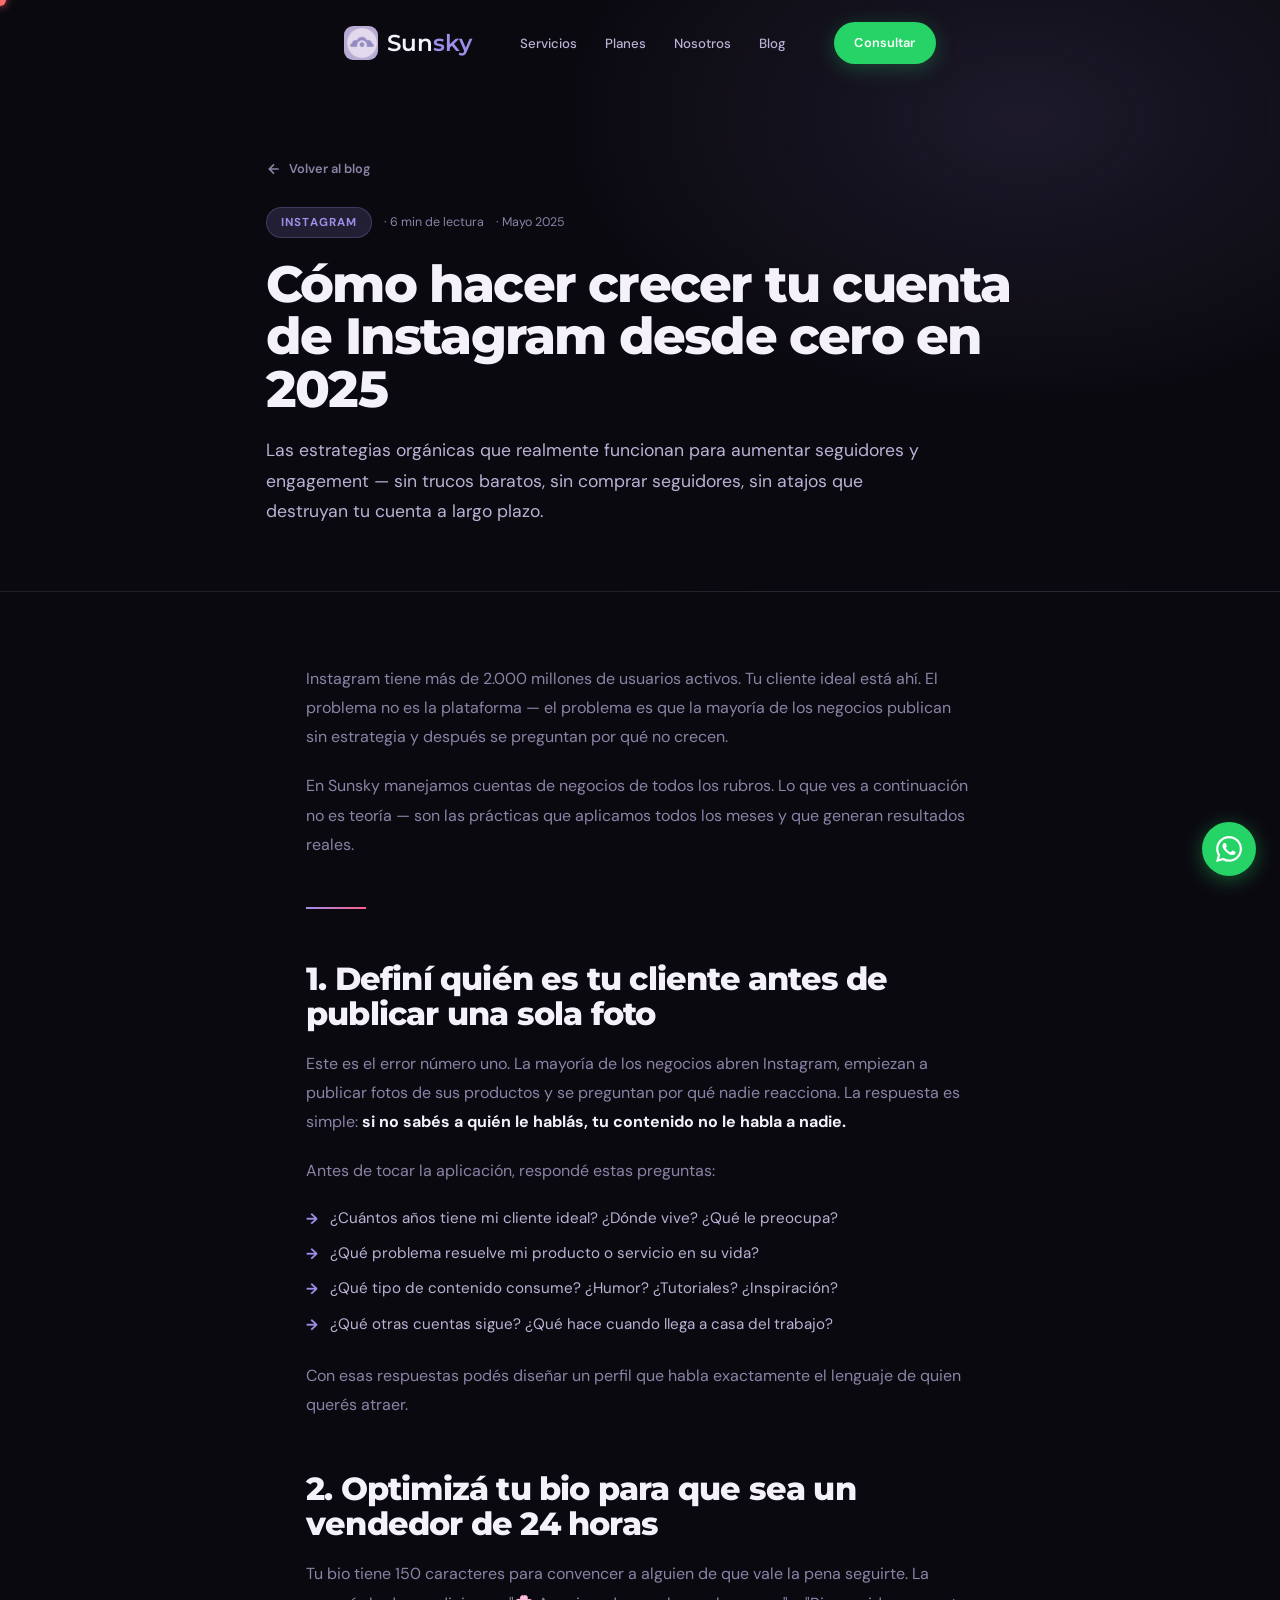
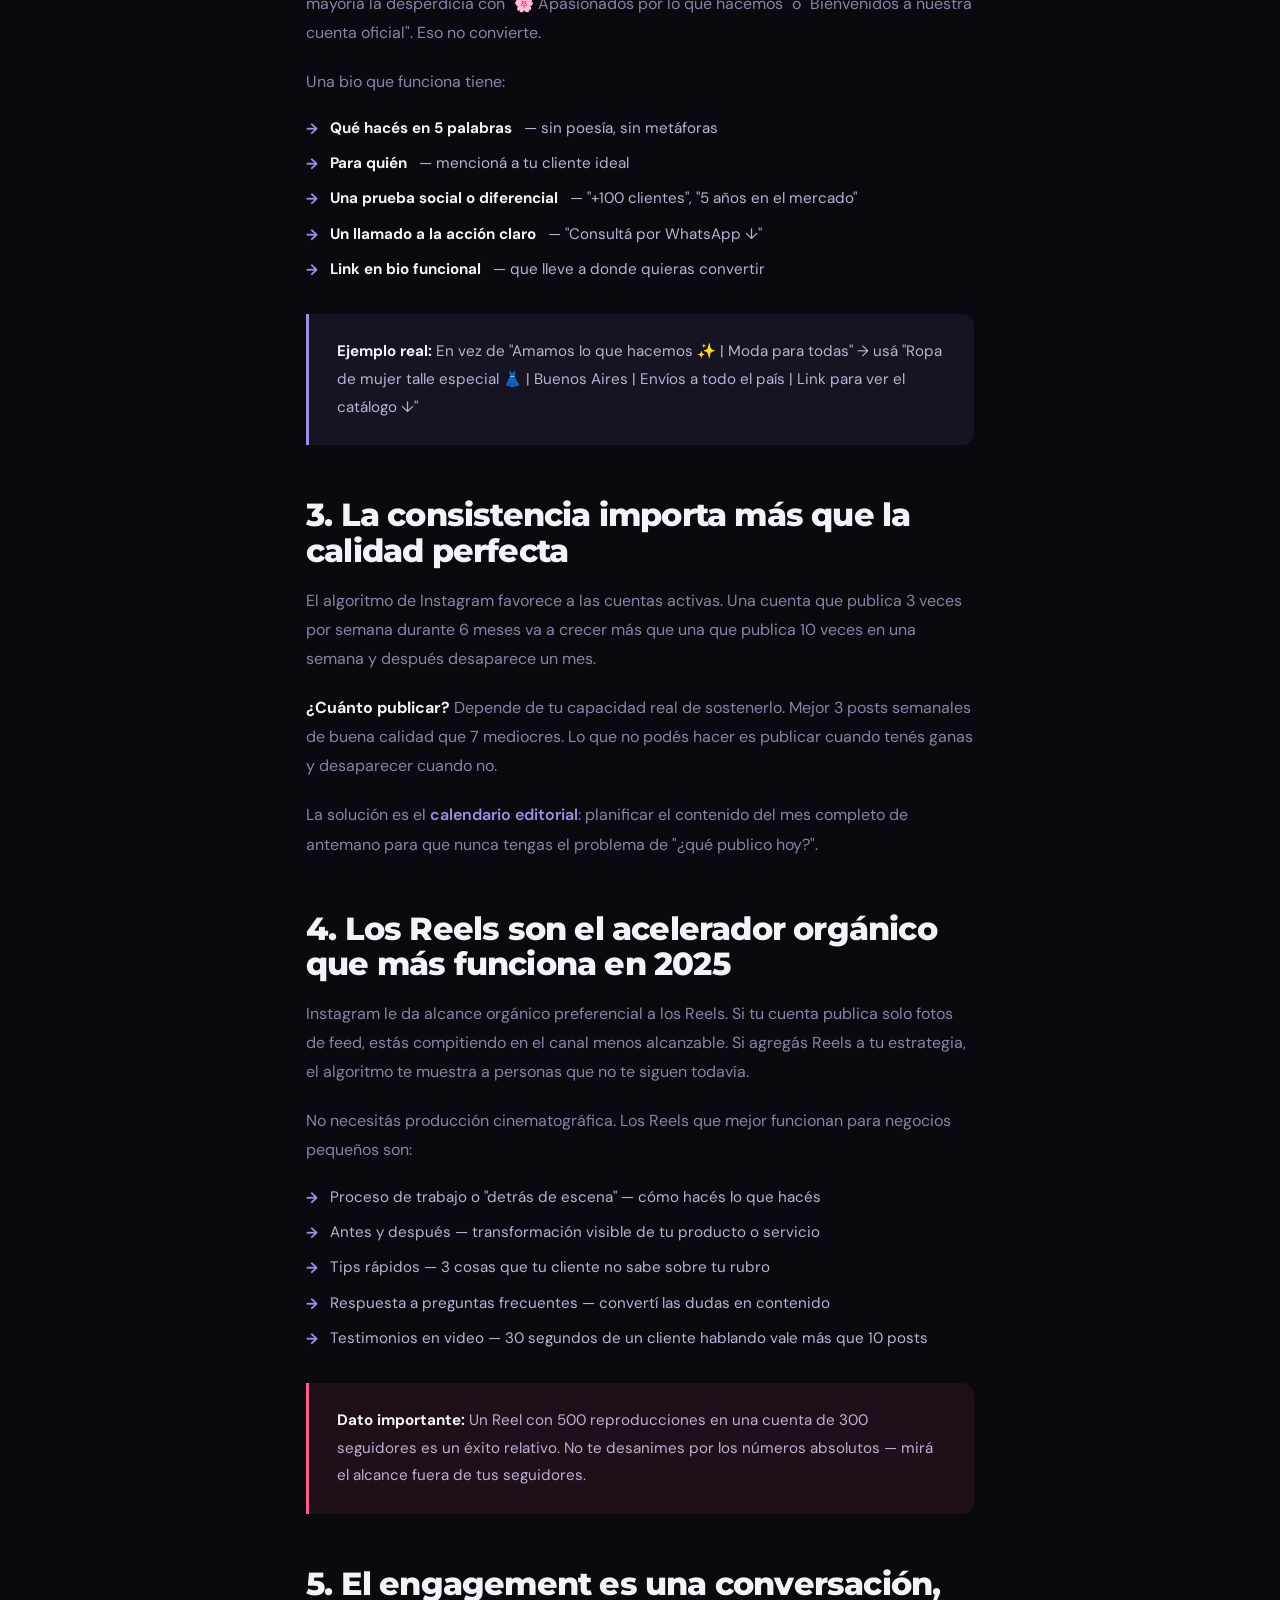
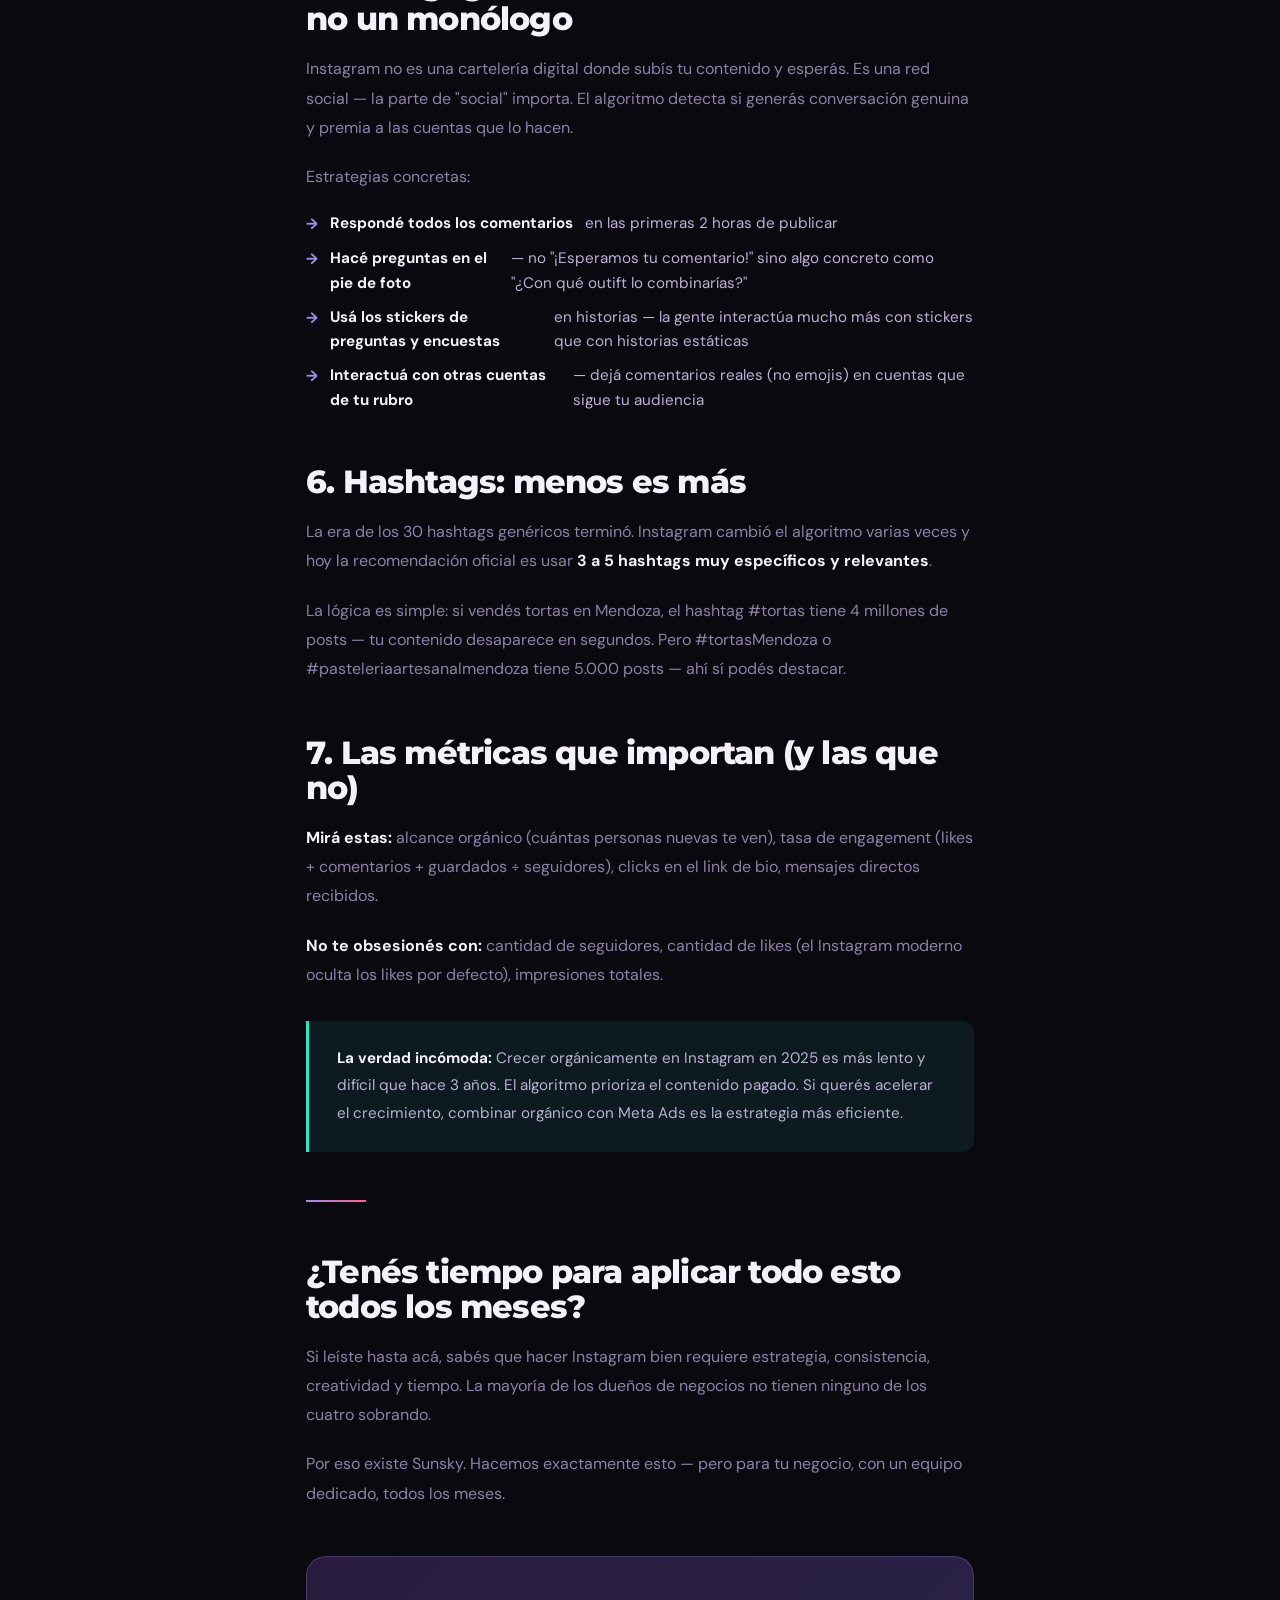
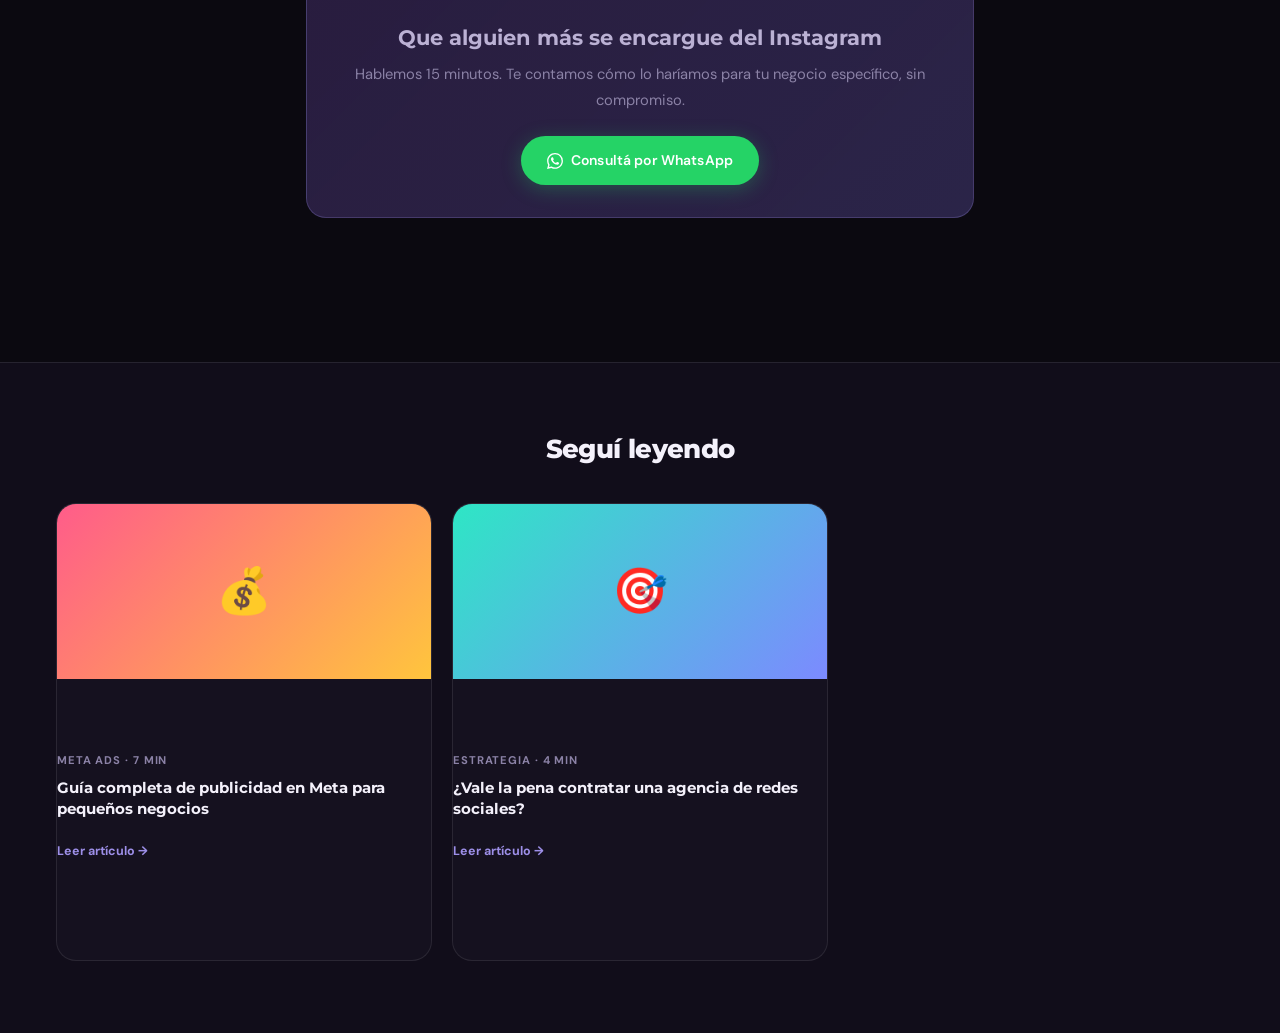
<file: blog/instagram-desde-cero.html>
<!DOCTYPE html>
<html lang="es">
<head>
  <meta charset="UTF-8">
  <meta name="viewport" content="width=device-width, initial-scale=1.0">
  <title>Cómo hacer crecer tu Instagram desde cero en 2025 | Blog Sunsky</title>
  <meta name="description" content="Las estrategias orgánicas que realmente funcionan para aumentar seguidores y engagement en Instagram. Guía práctica para negocios argentinos.">
  <meta name="robots" content="index, follow">
  <meta name="theme-color" content="#0B0910">
  <link rel="icon" type="image/png" href="../assets/img/logo-icono.png">
  <meta property="og:type"        content="article">
  <meta property="og:title"       content="Cómo hacer crecer tu Instagram desde cero en 2025 | Blog Sunsky">
  <meta property="og:description" content="Las estrategias orgánicas que realmente funcionan para aumentar seguidores y engagement en Instagram.">
  <meta property="og:url"         content="https://agenciasunsky.com/blog/instagram-desde-cero">
  <meta property="og:image"       content="https://agenciasunsky.com/assets/img/og-image.png">
  <meta property="article:published_time" content="2025-05-01">
  <meta name="twitter:card"       content="summary_large_image">
  <meta name="twitter:title"      content="Cómo hacer crecer tu Instagram desde cero en 2025">
  <meta name="twitter:image"      content="https://agenciasunsky.com/assets/img/og-image.png">
  <link rel="preconnect" href="https://fonts.googleapis.com">
  <link rel="preconnect" href="https://fonts.gstatic.com" crossorigin>
  <link href="https://fonts.googleapis.com/css2?family=Montserrat:wght@400;500;600;700;800;900&family=DM+Sans:opsz,wght@9..40,300;9..40,400;9..40,500;9..40,600&display=swap" rel="stylesheet">
  <link rel="stylesheet" href="../css/variables.css">
  <link rel="stylesheet" href="../css/animations.css">
  <link rel="stylesheet" href="../css/components.css">
  <link rel="stylesheet" href="../css/layout.css">
  <link rel="stylesheet" href="../css/blog.css">
  <link rel="canonical" href="https://agenciasunsky.com/blog/instagram-desde-cero">
  <script type="application/ld+json">
  {
    "@context": "https://schema.org",
    "@type": "BlogPosting",
    "headline": "Cómo hacer crecer tu cuenta de Instagram desde cero en 2025",
    "description": "Las estrategias orgánicas que realmente funcionan para aumentar seguidores y engagement en Instagram. Guía práctica para negocios argentinos.",
    "image": "https://agenciasunsky.com/assets/img/og-image.png",
    "datePublished": "2025-05-01",
    "dateModified": "2026-06-04",
    "author": { "@type": "Organization", "name": "Agencia Sunsky", "url": "https://agenciasunsky.com" },
    "publisher": { "@type": "Organization", "name": "Agencia Sunsky", "logo": { "@type": "ImageObject", "url": "https://agenciasunsky.com/assets/img/logo-icono.png" } },
    "url": "https://agenciasunsky.com/blog/instagram-desde-cero",
    "inLanguage": "es-AR",
    "keywords": "instagram para negocios, crecer instagram argentina, estrategia instagram 2025, community manager"
  }
  </script>
</head>
<body>
  <div id="cursor"></div>

  <nav id="navbar" class="scrolled">
    <div class="container">
      <div class="nav-inner">
        <a href="/" class="nav-logo">
          <div class="nav-logo-icon"><img src="../assets/img/logo-icono.png" alt="Sunsky" width="34" height="34"></div>
          <span>Sun<em>sky</em></span>
        </a>
        <ul class="nav-links">
          <li><a href="/servicios">Servicios</a></li>
          <li><a href="/#planes">Planes</a></li>
          <li><a href="/#nosotros">Nosotros</a></li>
          <li><a href="/#blog">Blog</a></li>
        </ul>
        <a href="https://wa.me/542944996110" class="btn btn-wa btn-sm nav-cta">Consultar</a>
        <button class="hamburger" id="hamburger"><span></span><span></span><span></span></button>
      </div>
    </div>
  </nav>
  <div class="mobile-menu" id="mobileMenu">
    <a href="/" onclick="closeMobile()">Inicio</a>
    <a href="/servicios" onclick="closeMobile()">Servicios</a>
    <a href="/#planes" onclick="closeMobile()">Planes</a>
    <a href="https://wa.me/542944996110" class="btn btn-wa" style="justify-content:center;margin-top:8px;">WhatsApp</a>
  </div>

  <!-- HERO -->
  <section class="blog-article-hero" style="background: radial-gradient(ellipse 60% 80% at 80% 20%, rgba(157,143,232,.12) 0%, transparent 60%), var(--bg);">
    <div class="container">
      <a href="/#blog" class="blog-back">
        <svg width="16" height="16" viewBox="0 0 24 24" fill="none" stroke="currentColor" stroke-width="2.5"><path d="M19 12H5M12 19l-7-7 7-7"/></svg>
        Volver al blog
      </a>
      <div class="blog-meta-top">
        <span class="tag tag-purple">Instagram</span>
        <span class="blog-read-time">· 6 min de lectura</span>
        <span class="blog-read-time">· Mayo 2025</span>
      </div>
      <h1>Cómo hacer crecer tu cuenta de Instagram desde cero en 2025</h1>
      <p class="lead">Las estrategias orgánicas que realmente funcionan para aumentar seguidores y engagement — sin trucos baratos, sin comprar seguidores, sin atajos que destruyan tu cuenta a largo plazo.</p>
    </div>
  </section>

  <!-- CUERPO -->
  <section class="blog-body">
    <div class="container">
      <div class="article-content">

        <p>Instagram tiene más de 2.000 millones de usuarios activos. Tu cliente ideal está ahí. El problema no es la plataforma — el problema es que la mayoría de los negocios publican sin estrategia y después se preguntan por qué no crecen.</p>

        <p>En Sunsky manejamos cuentas de negocios de todos los rubros. Lo que ves a continuación no es teoría — son las prácticas que aplicamos todos los meses y que generan resultados reales.</p>

        <div class="article-divider"></div>

        <h2>1. Definí quién es tu cliente antes de publicar una sola foto</h2>

        <p>Este es el error número uno. La mayoría de los negocios abren Instagram, empiezan a publicar fotos de sus productos y se preguntan por qué nadie reacciona. La respuesta es simple: <strong>si no sabés a quién le hablás, tu contenido no le habla a nadie.</strong></p>

        <p>Antes de tocar la aplicación, respondé estas preguntas:</p>

        <ul>
          <li>¿Cuántos años tiene mi cliente ideal? ¿Dónde vive? ¿Qué le preocupa?</li>
          <li>¿Qué problema resuelve mi producto o servicio en su vida?</li>
          <li>¿Qué tipo de contenido consume? ¿Humor? ¿Tutoriales? ¿Inspiración?</li>
          <li>¿Qué otras cuentas sigue? ¿Qué hace cuando llega a casa del trabajo?</li>
        </ul>

        <p>Con esas respuestas podés diseñar un perfil que habla exactamente el lenguaje de quien querés atraer.</p>

        <h2>2. Optimizá tu bio para que sea un vendedor de 24 horas</h2>

        <p>Tu bio tiene 150 caracteres para convencer a alguien de que vale la pena seguirte. La mayoría la desperdicia con "🌸 Apasionados por lo que hacemos" o "Bienvenidos a nuestra cuenta oficial". Eso no convierte.</p>

        <p>Una bio que funciona tiene:</p>

        <ul>
          <li><strong>Qué hacés en 5 palabras</strong> — sin poesía, sin metáforas</li>
          <li><strong>Para quién</strong> — mencioná a tu cliente ideal</li>
          <li><strong>Una prueba social o diferencial</strong> — "+100 clientes", "5 años en el mercado"</li>
          <li><strong>Un llamado a la acción claro</strong> — "Consultá por WhatsApp ↓"</li>
          <li><strong>Link en bio funcional</strong> — que lleve a donde quieras convertir</li>
        </ul>

        <div class="article-callout">
          <p><strong>Ejemplo real:</strong> En vez de "Amamos lo que hacemos ✨ | Moda para todas" → usá "Ropa de mujer talle especial 👗 | Buenos Aires | Envíos a todo el país | Link para ver el catálogo ↓"</p>
        </div>

        <h2>3. La consistencia importa más que la calidad perfecta</h2>

        <p>El algoritmo de Instagram favorece a las cuentas activas. Una cuenta que publica 3 veces por semana durante 6 meses va a crecer más que una que publica 10 veces en una semana y después desaparece un mes.</p>

        <p><strong>¿Cuánto publicar?</strong> Depende de tu capacidad real de sostenerlo. Mejor 3 posts semanales de buena calidad que 7 mediocres. Lo que no podés hacer es publicar cuando tenés ganas y desaparecer cuando no.</p>

        <p>La solución es el <em>calendario editorial</em>: planificar el contenido del mes completo de antemano para que nunca tengas el problema de "¿qué publico hoy?".</p>

        <h2>4. Los Reels son el acelerador orgánico que más funciona en 2025</h2>

        <p>Instagram le da alcance orgánico preferencial a los Reels. Si tu cuenta publica solo fotos de feed, estás compitiendo en el canal menos alcanzable. Si agregás Reels a tu estrategia, el algoritmo te muestra a personas que no te siguen todavía.</p>

        <p>No necesitás producción cinematográfica. Los Reels que mejor funcionan para negocios pequeños son:</p>

        <ul>
          <li>Proceso de trabajo o "detrás de escena" — cómo hacés lo que hacés</li>
          <li>Antes y después — transformación visible de tu producto o servicio</li>
          <li>Tips rápidos — 3 cosas que tu cliente no sabe sobre tu rubro</li>
          <li>Respuesta a preguntas frecuentes — convertí las dudas en contenido</li>
          <li>Testimonios en video — 30 segundos de un cliente hablando vale más que 10 posts</li>
        </ul>

        <div class="article-callout rose">
          <p><strong>Dato importante:</strong> Un Reel con 500 reproducciones en una cuenta de 300 seguidores es un éxito relativo. No te desanimes por los números absolutos — mirá el alcance fuera de tus seguidores.</p>
        </div>

        <h2>5. El engagement es una conversación, no un monólogo</h2>

        <p>Instagram no es una cartelería digital donde subís tu contenido y esperás. Es una red social — la parte de "social" importa. El algoritmo detecta si generás conversación genuina y premia a las cuentas que lo hacen.</p>

        <p>Estrategias concretas:</p>

        <ul>
          <li><strong>Respondé todos los comentarios</strong> en las primeras 2 horas de publicar</li>
          <li><strong>Hacé preguntas en el pie de foto</strong> — no "¡Esperamos tu comentario!" sino algo concreto como "¿Con qué outift lo combinarías?"</li>
          <li><strong>Usá los stickers de preguntas y encuestas</strong> en historias — la gente interactúa mucho más con stickers que con historias estáticas</li>
          <li><strong>Interactuá con otras cuentas de tu rubro</strong> — dejá comentarios reales (no emojis) en cuentas que sigue tu audiencia</li>
        </ul>

        <h2>6. Hashtags: menos es más</h2>

        <p>La era de los 30 hashtags genéricos terminó. Instagram cambió el algoritmo varias veces y hoy la recomendación oficial es usar <strong>3 a 5 hashtags muy específicos y relevantes</strong>.</p>

        <p>La lógica es simple: si vendés tortas en Mendoza, el hashtag #tortas tiene 4 millones de posts — tu contenido desaparece en segundos. Pero #tortasMendoza o #pasteleriaartesanalmendoza tiene 5.000 posts — ahí sí podés destacar.</p>

        <h2>7. Las métricas que importan (y las que no)</h2>

        <p><strong>Mirá estas:</strong> alcance orgánico (cuántas personas nuevas te ven), tasa de engagement (likes + comentarios + guardados ÷ seguidores), clicks en el link de bio, mensajes directos recibidos.</p>

        <p><strong>No te obsesionés con:</strong> cantidad de seguidores, cantidad de likes (el Instagram moderno oculta los likes por defecto), impresiones totales.</p>

        <div class="article-callout teal">
          <p><strong>La verdad incómoda:</strong> Crecer orgánicamente en Instagram en 2025 es más lento y difícil que hace 3 años. El algoritmo prioriza el contenido pagado. Si querés acelerar el crecimiento, combinar orgánico con Meta Ads es la estrategia más eficiente.</p>
        </div>

        <div class="article-divider"></div>

        <h2>¿Tenés tiempo para aplicar todo esto todos los meses?</h2>

        <p>Si leíste hasta acá, sabés que hacer Instagram bien requiere estrategia, consistencia, creatividad y tiempo. La mayoría de los dueños de negocios no tienen ninguno de los cuatro sobrando.</p>

        <p>Por eso existe Sunsky. Hacemos exactamente esto — pero para tu negocio, con un equipo dedicado, todos los meses.</p>

        <div class="article-cta">
          <h3>Que alguien más se encargue del Instagram</h3>
          <p>Hablemos 15 minutos. Te contamos cómo lo haríamos para tu negocio específico, sin compromiso.</p>
          <a href="https://wa.me/542944996110?text=Hola!%20Le%C3%AD%20el%20art%C3%ADculo%20de%20Instagram%20en%20el%20blog%20de%20Sunsky%20y%20quiero%20consultar." class="btn btn-wa">
            <svg width="16" height="16" viewBox="0 0 24 24" fill="currentColor"><path d="M17.472 14.382c-.297-.149-1.758-.867-2.03-.967-.273-.099-.471-.148-.67.15-.197.297-.767.966-.94 1.164-.173.199-.347.223-.644.075-.297-.15-1.255-.463-2.39-1.475-.883-.788-1.48-1.761-1.653-2.059-.173-.297-.018-.458.13-.606.134-.133.298-.347.446-.52.149-.174.198-.298.298-.497.099-.198.05-.371-.025-.52-.075-.149-.669-1.612-.916-2.207-.242-.579-.487-.5-.669-.51-.173-.008-.371-.01-.57-.01-.198 0-.52.074-.792.372-.272.297-1.04 1.016-1.04 2.479 0 1.462 1.065 2.875 1.213 3.074.149.198 2.096 3.2 5.077 4.487.709.306 1.262.489 1.694.625.712.227 1.36.195 1.871.118.571-.085 1.758-.719 2.006-1.413.248-.694.248-1.289.173-1.413-.074-.124-.272-.198-.57-.347m-5.421 7.403h-.004a9.87 9.87 0 01-5.031-1.378l-.361-.214-3.741.982.998-3.648-.235-.374a9.86 9.86 0 01-1.51-5.26c.001-5.45 4.436-9.884 9.888-9.884 2.64 0 5.122 1.03 6.988 2.898a9.825 9.825 0 012.893 6.994c-.003 5.45-4.437 9.884-9.885 9.884m8.413-18.297A11.815 11.815 0 0012.05 0C5.495 0 .16 5.335.157 11.892c0 2.096.547 4.142 1.588 5.945L.057 24l6.305-1.654a11.882 11.882 0 005.683 1.448h.005c6.554 0 11.89-5.335 11.893-11.893a11.821 11.821 0 00-3.48-8.413z"/></svg>
            Consultá por WhatsApp
          </a>
        </div>

      </div>
    </div>
  </section>

  <!-- Artículos relacionados -->
  <section class="blog-related">
    <div class="container">
      <h2>Seguí leyendo</h2>
      <div class="blog-grid">
        <article class="blog-card">
          <div class="blog-thumb th-2">💰</div>
          <div class="blog-body">
            <div class="blog-meta">Meta Ads · 7 min</div>
            <h3>Guía completa de publicidad en Meta para pequeños negocios</h3>
            <a href="guia-meta-ads.html" class="blog-more">Leer artículo →</a>
          </div>
        </article>
        <article class="blog-card">
          <div class="blog-thumb th-3">🎯</div>
          <div class="blog-body">
            <div class="blog-meta">Estrategia · 4 min</div>
            <h3>¿Vale la pena contratar una agencia de redes sociales?</h3>
            <a href="contratar-agencia.html" class="blog-more">Leer artículo →</a>
          </div>
        </article>
      </div>
    </div>
  </section>

  <a href="https://wa.me/542944996110" class="wa-float" aria-label="WhatsApp">
    <div class="wa-pulse"></div>
    <svg width="26" height="26" viewBox="0 0 24 24" fill="currentColor"><path d="M17.472 14.382c-.297-.149-1.758-.867-2.03-.967-.273-.099-.471-.148-.67.15-.197.297-.767.966-.94 1.164-.173.199-.347.223-.644.075-.297-.15-1.255-.463-2.39-1.475-.883-.788-1.48-1.761-1.653-2.059-.173-.297-.018-.458.13-.606.134-.133.298-.347.446-.52.149-.174.198-.298.298-.497.099-.198.05-.371-.025-.52-.075-.149-.669-1.612-.916-2.207-.242-.579-.487-.5-.669-.51-.173-.008-.371-.01-.57-.01-.198 0-.52.074-.792.372-.272.297-1.04 1.016-1.04 2.479 0 1.462 1.065 2.875 1.213 3.074.149.198 2.096 3.2 5.077 4.487.709.306 1.262.489 1.694.625.712.227 1.36.195 1.871.118.571-.085 1.758-.719 2.006-1.413.248-.694.248-1.289.173-1.413-.074-.124-.272-.198-.57-.347m-5.421 7.403h-.004a9.87 9.87 0 01-5.031-1.378l-.361-.214-3.741.982.998-3.648-.235-.374a9.86 9.86 0 01-1.51-5.26c.001-5.45 4.436-9.884 9.888-9.884 2.64 0 5.122 1.03 6.988 2.898a9.825 9.825 0 012.893 6.994c-.003 5.45-4.437 9.884-9.885 9.884m8.413-18.297A11.815 11.815 0 0012.05 0C5.495 0 .16 5.335.157 11.892c0 2.096.547 4.142 1.588 5.945L.057 24l6.305-1.654a11.882 11.882 0 005.683 1.448h.005c6.554 0 11.89-5.335 11.893-11.893a11.821 11.821 0 00-3.48-8.413z"/></svg>
  </a>

  <script src="../js/reveal.js"></script>
  <script src="../js/main.js"></script>
</body>
</html>
</file>
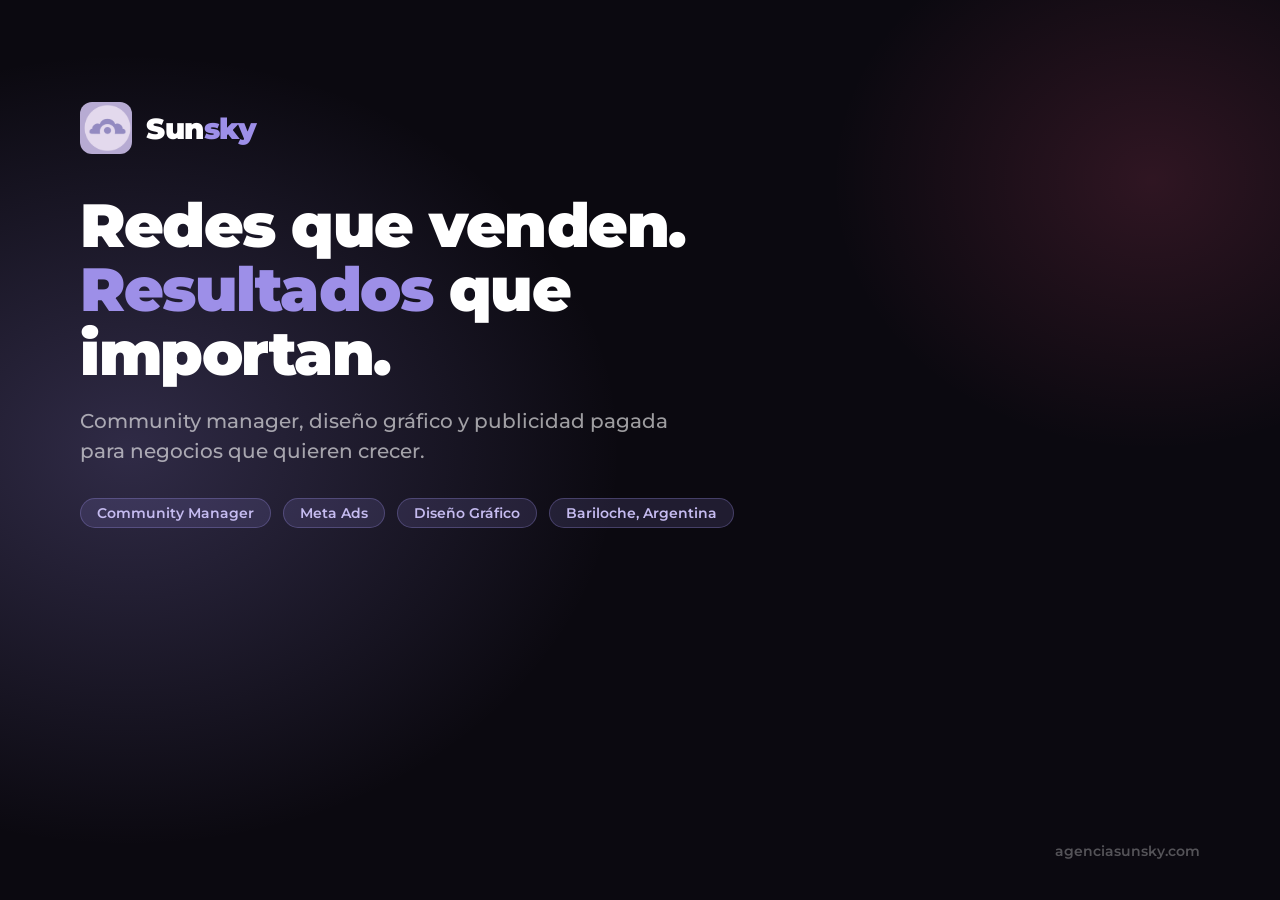
<file: assets/img/og-image-generator.html>
<!DOCTYPE html>
<html>
<head>
  <meta charset="UTF-8">
  <style>
    * { margin: 0; padding: 0; box-sizing: border-box; }
    body {
      width: 1200px; height: 630px; overflow: hidden;
      background: #0B0910;
      font-family: 'Montserrat', sans-serif;
      display: flex; align-items: center;
    }
    .bg-glow {
      position: absolute; inset: 0;
      background:
        radial-gradient(ellipse 70% 80% at 10% 50%, rgba(157,143,232,.25) 0%, transparent 55%),
        radial-gradient(ellipse 50% 60% at 90% 20%, rgba(255,92,138,.15) 0%, transparent 50%);
    }
    .content {
      position: relative; z-index: 2;
      padding: 64px 80px;
      display: flex; flex-direction: column; justify-content: center;
      height: 100%;
    }
    .logo-row {
      display: flex; align-items: center; gap: 14px;
      margin-bottom: 40px;
    }
    .logo-img { width: 52px; height: 52px; border-radius: 12px; }
    .logo-name {
      font-size: 1.8rem; font-weight: 900;
      color: #fff; letter-spacing: -0.5px;
    }
    .logo-name em { color: #9d8fe8; font-style: normal; }
    h1 {
      font-size: 3.8rem; font-weight: 900;
      color: #fff; line-height: 1.05;
      letter-spacing: -1.5px;
      margin-bottom: 20px;
      max-width: 800px;
    }
    h1 em { color: #9d8fe8; font-style: normal; }
    .sub {
      font-size: 1.25rem; color: rgba(255,255,255,.6);
      font-weight: 500; max-width: 600px;
      line-height: 1.5;
    }
    .badges {
      display: flex; gap: 12px; margin-top: 32px;
    }
    .badge {
      background: rgba(157,143,232,.15);
      border: 1px solid rgba(157,143,232,.3);
      border-radius: 40px;
      padding: 6px 16px;
      font-size: .85rem; font-weight: 600;
      color: #c5bbf0;
    }
    .domain {
      position: absolute; bottom: 40px; right: 80px;
      font-size: .9rem; color: rgba(255,255,255,.3);
      font-weight: 600;
    }
  </style>
  <link href="https://fonts.googleapis.com/css2?family=Montserrat:wght@500;600;700;800;900&display=swap" rel="stylesheet">
</head>
<body>
  <div class="bg-glow"></div>
  <div class="content">
    <div class="logo-row">
      <img src="logo-icono.png" class="logo-img" alt="Sunsky">
      <span class="logo-name">Sun<em>sky</em></span>
    </div>
    <h1>Redes que venden.<br><em>Resultados</em> que importan.</h1>
    <p class="sub">Community manager, diseño gráfico y publicidad pagada para negocios que quieren crecer.</p>
    <div class="badges">
      <span class="badge">Community Manager</span>
      <span class="badge">Meta Ads</span>
      <span class="badge">Diseño Gráfico</span>
      <span class="badge">Bariloche, Argentina</span>
    </div>
  </div>
  <span class="domain">agenciasunsky.com</span>
</body>
</html>
</file>
<file: css/variables.css>
/* ================================================
   VARIABLES · RESET · BASE  —  TEMA OSCURO
   Agencia Sunsky  ·  css/variables.css
   ------------------------------------------------
   Base negra/oscura con acentos de color vibrantes.
   Tipografía: Montserrat (títulos) + DM Sans (cuerpo).
   Editá este archivo para cambiar colores y fuentes
   en toda la web de una vez.
================================================ */

:root {
  /* ---- Fondos / superficies (oscuros) ---- */
  --bg:          #0B0910;   /* Fondo general (casi negro violáceo) */
  --bg-2:        #110D1A;   /* Variante un poco más clara          */
  --surface:     #15111F;   /* Fondo de cards                      */
  --surface-2:   #1E1830;   /* Superficie elevada / hover          */

  /* ---- Texto (claro sobre oscuro) ---- */
  --dark:        #F4F1FB;   /* Texto principal (claro)             */
  --mid:         #BBB1D4;   /* Texto secundario                    */
  --soft:        #8B82A6;   /* Texto suave / párrafos              */

  /* ---- Acento de marca ---- */
  --purple:      #9D8FE8;   /* Morado de marca (más brillante)     */
  --purple-dark: #7B6EC4;   /* Morado (botones, CTAs)              */
  --purple-deep: #3D2A5E;   /* Morado profundo (gradientes)        */

  /* ---- Acentos vibrantes (resaltan sobre el negro) ---- */
  --rose:        #FF5C8A;   /* Rosa vibrante                       */
  --gold:        #FFC53D;   /* Dorado / amarillo                   */
  --coral:       #FF6B6B;   /* Coral                               */
  --teal:        #2EE6C5;   /* Verde azulado neón                  */
  --yellow:      #FFD93D;   /* Amarillo                            */
  --indigo:      #7C8AFF;   /* Índigo / azul                       */
  --mint:        #3DFFA8;   /* Verde menta                         */

  /* ---- Tints translúcidos para chips e iconos sobre oscuro ---- */
  --t-purple:    rgba(157, 143, 232, .16);
  --t-rose:      rgba(255, 92, 138, .16);
  --t-teal:      rgba(46, 230, 197, .15);
  --t-gold:      rgba(255, 197, 61, .16);
  --t-coral:     rgba(255, 107, 107, .15);

  /* ---- Gradientes de iconos (brillantes) ---- */
  --icon-purple: linear-gradient(135deg, #9D8FE8, #6D5DD3);
  --icon-rose:   linear-gradient(135deg, #FF5C8A, #FF8FB0);
  --icon-sage:   linear-gradient(135deg, #2EE6C5, #12B89C);
  --icon-peach:  linear-gradient(135deg, #FFC53D, #FF9F45);
  --icon-teal:   linear-gradient(135deg, #2EE6C5, #2BA8FF);
  --icon-coral:  linear-gradient(135deg, #FF6B6B, #FF9A6B);

  /* ---- Tokens de diseño ---- */
  --border:      rgba(255, 255, 255, .09);
  --border-2:    rgba(255, 255, 255, .14);
  --shadow-sm:   0 4px 24px  rgba(0, 0, 0, .35);
  --shadow-md:   0 12px 40px rgba(0, 0, 0, .45);
  --shadow-lg:   0 24px 70px rgba(0, 0, 0, .55);
  --glow:        0 0 40px rgba(157, 143, 232, .25);

  /* ---- Border radius ---- */
  --r:  20px;  /* Cards grandes   */
  --rs: 12px;  /* Cards pequeñas  */

  /* ---- Nav height ---- */
  --nav: 86px;
}

/* ============================
   RESET
============================ */
*, *::before, *::after {
  box-sizing: border-box;
  margin: 0;
  padding: 0;
}

html { scroll-behavior: smooth; }

body {
  font-family: 'DM Sans', sans-serif;
  background: var(--bg);
  color: var(--dark);
  overflow-x: hidden;
  line-height: 1.65;
  cursor: none;
  -webkit-font-smoothing: antialiased;
}

a   { text-decoration: none; color: inherit; }
img { max-width: 100%; display: block; }
p   { color: var(--soft); }

::selection { background: var(--rose); color: #fff; }

/* ============================
   TIPOGRAFÍA
   .serif = clase histórica, ahora Montserrat display
============================ */
.serif {
  font-family: 'Montserrat', sans-serif;
  font-weight: 800;
  letter-spacing: -.02em;
}

h1 { font-size: clamp(2.9rem, 6.8vw, 5.8rem); line-height: 1.02; letter-spacing: -.035em; font-family: 'Montserrat', sans-serif; font-weight: 800; }
h2 { font-size: clamp(2rem,   4.2vw, 3.4rem);  line-height: 1.1;  letter-spacing: -.025em; font-family: 'Montserrat', sans-serif; font-weight: 800; }
h3 { font-size: clamp(1.1rem, 2vw,   1.4rem);  line-height: 1.25; font-family: 'Montserrat', sans-serif; font-weight: 700; }

/* ============================
   UTILIDADES DE LAYOUT
============================ */
.container { max-width: 1440px; margin: 0 auto; padding: 0 56px; }
.section   { padding: 110px 0; }

/* ---- Encabezado de sección (reutilizable) ---- */
.section-head {
  text-align: center;
  max-width: 680px;
  margin: 0 auto 64px;
}
.section-head .tag { margin-bottom: 16px; }
.section-head h2   { margin-bottom: 16px; color: var(--dark); }
.section-head > p  { font-size: 1.02rem; line-height: 1.7; }
</file>
<file: css/animations.css>
/* ================================================
   ANIMACIONES & MOVIMIENTO
   Agencia Sunsky  ·  css/animations.css
   ------------------------------------------------
   Cursor personalizado, scroll reveals, orbs del hero,
   pills flotantes, strip de logos, pulsaciones.
   Todos los @keyframes están al final del archivo.
================================================ */

/* ============================
   CURSOR PERSONALIZADO (desktop)
============================ */
#cursor {
  position: fixed;
  width: 12px;
  height: 12px;
  background: #FF6B6B;
  border-radius: 50%;
  pointer-events: none;
  z-index: 9999;
  transform: translate(-50%, -50%);
  transition: width .25s ease, height .25s ease, background .25s ease;
  box-shadow: 0 0 8px rgba(255, 107, 107, .7);
}

#cursor.hovering {
  width: 38px;
  height: 38px;
  background: rgba(255, 107, 107, .15);
  box-shadow: 0 0 0 2px #FF6B6B;
}

/* ============================
   SCROLL REVEAL
============================ */
.reveal {
  opacity: 0;
  transform: translateY(36px);
  transition: opacity .75s cubic-bezier(.22,.68,0,1.2), transform .75s cubic-bezier(.22,.68,0,1.2);
}
.reveal.visible {
  opacity: 1;
  transform: translateY(0);
}

@media (prefers-reduced-motion: reduce) {
  .reveal { opacity: 1; transform: none; transition: none; }
}

/* Delays escalonados */
.d1 { transition-delay: .08s; }
.d2 { transition-delay: .16s; }
.d3 { transition-delay: .24s; }
.d4 { transition-delay: .32s; }

/* ============================
   ORBS DEL HERO (fondos difusos)
============================ */
.orb {
  position: absolute;
  border-radius: 50%;
  filter: blur(72px);
  animation: orb-float 10s ease-in-out infinite;
}

.orb-a {
  width: 560px;
  height: 560px;
  top: -140px;
  right: -80px;
  background: radial-gradient(circle, rgba(232, 96, 138, .25), transparent 70%);
  animation-delay: 0s;
}

.orb-b {
  width: 420px;
  height: 420px;
  bottom: 40px;
  left: -80px;
  background: radial-gradient(circle, rgba(46, 196, 182, .22), transparent 70%);
  animation-delay: -4s;
}

.orb-c {
  width: 300px;
  height: 300px;
  top: 38%;
  right: 18%;
  background: radial-gradient(circle, rgba(255, 217, 61, .2), transparent 70%);
  animation-delay: -7s;
}
.orb-d {
  position: absolute;
  border-radius: 50%;
  filter: blur(64px);
  width: 240px;
  height: 240px;
  bottom: 16%;
  left: 28%;
  background: radial-gradient(circle, rgba(124, 138, 255, .16), transparent 70%);
  animation: orb-float 12s ease-in-out infinite;
  animation-delay: -2s;
}

/* ============================
   PILLS FLOTANTES (hero)
============================ */
.pill {
  position: absolute;
  background: rgba(30, 24, 48, .85);
  border-radius: var(--rs);
  padding: 10px 14px;
  border: 1px solid var(--border-2);
  box-shadow: var(--shadow-md);
  backdrop-filter: blur(10px);
  display: flex;
  align-items: center;
  gap: 9px;
  font-size: .78rem;
  font-weight: 600;
  color: var(--dark);
  white-space: nowrap;
  animation: pill-float 7s ease-in-out infinite;
}

.pill-ico { font-size: 1.15rem; }

.pill-top { top: -22px;   right: 18px;  animation-delay: -1s; }
.pill-bot { bottom: -18px; left: -22px; animation-delay: -4s; }
.pill-mid {
  top: 50%;
  right: -28px;
  transform: translateY(-50%);
  animation: pill-mid 7s ease-in-out infinite;
  animation-delay: -2.5s;
}

/* ============================
   LOGO STRIP (scroll infinito)
============================ */
.logos-track {
  display: flex;
  gap: 60px;
  animation: scroll-x 22s linear infinite;
}

.logos-half {
  display: flex;
  gap: 60px;
  flex-shrink: 0;
}

/* ============================
   WHATSAPP FLOAT (pulso)
============================ */
.wa-pulse {
  position: absolute;
  inset: -5px;
  border-radius: 50%;
  border: 2px solid #25D366;
  opacity: 0;
  animation: pulse 2.8s ease infinite;
}

/* ============================
   TEXTO CON MOVIMIENTO
   Gradiente animado que fluye sobre
   palabras destacadas (hero <em>, .gradient-text)
============================ */
.gradient-text,
.hero h1 em,
.cta-final h2 em {
  font-style: normal;
  background: linear-gradient(110deg, #FF5C8A, #FFC53D, #2EE6C5, #9D8FE8, #FF5C8A);
  background-size: 280% auto;
  -webkit-background-clip: text;
  background-clip: text;
  -webkit-text-fill-color: transparent;
  color: transparent;
  animation: text-flow 6s linear infinite;
}

/* Aparición de títulos: letras/líneas que suben con desenfoque */
.title-rise {
  opacity: 0;
  transform: translateY(40px);
  filter: blur(8px);
  transition: opacity .9s cubic-bezier(.2,.8,.2,1),
              transform .9s cubic-bezier(.2,.8,.2,1),
              filter .9s ease;
}
.title-rise.visible {
  opacity: 1;
  transform: translateY(0);
  filter: blur(0);
}

/* Brillo que cruza un elemento (cards destacadas) */
.shine {
  position: relative;
  overflow: hidden;
}
.shine::after {
  content: '';
  position: absolute;
  top: 0; left: -120%;
  width: 80%; height: 100%;
  background: linear-gradient(100deg, transparent, rgba(255,255,255,.12), transparent);
  transform: skewX(-18deg);
  animation: shine-sweep 5s ease-in-out infinite;
}

/* ============================
   BARRA DE PROGRESO DE SCROLL
============================ */
.scroll-progress-bar {
  position: fixed;
  top: 0; left: 0;
  height: 3px;
  width: 0%;
  background: linear-gradient(90deg, var(--purple-dark), var(--rose), var(--purple-dark));
  background-size: 200% 100%;
  z-index: 9998;
  transition: width .08s linear;
  animation: bar-gradient 4s ease infinite;
}

/* Nav link activo mientras se scrollea */
.nav-links a.active {
  color: var(--purple) !important;
}
.nav-links a.active::after {
  width: 100% !important;
}

/* ================================================
   @KEYFRAMES
================================================ */

@keyframes orb-float {
  0%, 100% { transform: translate(0, 0)     scale(1); }
  33%       { transform: translate(18px, -22px) scale(1.06); }
  66%       { transform: translate(-14px, 16px) scale(.96); }
}

@keyframes pill-float {
  0%, 100% { transform: translateY(0); }
  50%       { transform: translateY(-8px); }
}

@keyframes pill-mid {
  0%, 100% { transform: translateY(-50%) translateX(0); }
  50%       { transform: translateY(-50%) translateX(6px); }
}

@keyframes scroll-x {
  0%   { transform: translateX(0); }
  100% { transform: translateX(-50%); }
}

@keyframes pulse {
  0%   { opacity: .6; transform: scale(1); }
  100% { opacity: 0;  transform: scale(1.7); }
}

@keyframes bar-gradient {
  0%   { background-position: 0% 50%; }
  50%  { background-position: 100% 50%; }
  100% { background-position: 0% 50%; }
}

@keyframes text-flow {
  0%   { background-position: 0% center; }
  100% { background-position: 280% center; }
}

@keyframes shine-sweep {
  0%, 100% { left: -120%; }
  45%, 55% { left: 140%; }
}

@keyframes glow-pulse {
  0%, 100% { box-shadow: 0 24px 70px rgba(0,0,0,.55), 0 0 0 rgba(157,143,232,0); }
  50%      { box-shadow: 0 24px 70px rgba(0,0,0,.55), 0 0 50px rgba(157,143,232,.35); }
}
</file>
<file: css/components.css>
/* ================================================
   COMPONENTES UI REUTILIZABLES
   Agencia Sunsky  ·  css/components.css
   ------------------------------------------------
   Botones, tags, badges, cards (value / plan / blog /
   team / testimonials), FAQ items, extras box.
   Cada grupo está separado para fácil modificación.
================================================ */

/* ============================
   BOTONES
============================ */
.btn {
  display: inline-flex;
  align-items: center;
  gap: 8px;
  padding: 13px 26px;
  border-radius: 100px;
  font-family: 'DM Sans', sans-serif;
  font-size: .875rem;
  font-weight: 600;
  cursor: none;
  transition: all .3s cubic-bezier(.34, 1.56, .64, 1);
  border: none;
  letter-spacing: .01em;
  white-space: nowrap;
}

/* Variante: relleno morado (CTA principal) */
.btn-primary {
  background: var(--purple-dark);
  color: #fff;
  box-shadow: 0 4px 20px rgba(91, 78, 158, .35);
}
.btn-primary:hover {
  transform: translateY(-2px);
  box-shadow: 0 8px 30px rgba(91, 78, 158, .45);
}

/* Variante: contorno suave */
.btn-ghost {
  background: transparent;
  color: var(--dark);
  border: 1.5px solid var(--border);
}
.btn-ghost:hover {
  background: var(--t-purple);
  border-color: var(--purple);
}

/* Variante: WhatsApp verde */
.btn-wa {
  background: #25D366;
  color: #fff;
  box-shadow: 0 4px 20px rgba(37, 211, 102, .28);
}
.btn-wa:hover {
  transform: translateY(-2px);
  box-shadow: 0 8px 28px rgba(37, 211, 102, .4);
}

/* Modificador: tamaño pequeño (nav) */
.btn-sm {
  padding: 10px 20px;
  font-size: .8rem;
}

/* ============================
   TAGS / CHIPS
============================ */
.tag {
  display: inline-block;
  padding: 5px 14px;
  border-radius: 100px;
  font-size: .72rem;
  font-weight: 700;
  letter-spacing: .1em;
  text-transform: uppercase;
}

.tag-purple { background: var(--t-purple); color: var(--purple); border: 1px solid rgba(157,143,232,.25); }
.tag-rose   { background: var(--t-rose);   color: var(--rose);   border: 1px solid rgba(255,92,138,.25); }
.tag-sage   { background: var(--t-teal);   color: var(--teal);   border: 1px solid rgba(46,230,197,.25); }

/* ============================
   BADGES (métricas del hero)
============================ */
.badge {
  display: inline-flex;
  align-items: center;
  gap: 4px;
  padding: 3px 10px;
  border-radius: 100px;
  font-size: .72rem;
  font-weight: 700;
}

.badge-green  { background: rgba(61,255,168,.14); color: var(--mint); }
.badge-purple { background: var(--t-purple); color: var(--purple); }

/* ============================
   CHECK (ícono ✓ de features)
============================ */
.chk {
  width: 18px;
  height: 18px;
  border-radius: 50%;
  background: var(--t-teal);
  color: var(--teal);
  display: flex;
  align-items: center;
  justify-content: center;
  font-size: .6rem;
  flex-shrink: 0;
  margin-top: 1px;
  font-weight: 700;
}

/* ============================
   VALUE CARDS (¿Por qué Sunsky?)
============================ */
.value-card {
  background: var(--surface);
  border-radius: var(--r);
  padding: 32px 28px;
  border: 1px solid var(--border);
  transition: all .4s ease;
  position: relative;
  overflow: hidden;
}

/* Línea superior de acento en hover */
.value-card::before {
  content: '';
  position: absolute;
  top: 0; left: 0; right: 0;
  height: 3px;
  background: linear-gradient(90deg, var(--purple), var(--rose));
  opacity: 0;
  transition: opacity .3s;
}
.value-card:hover            { transform: translateY(-5px); box-shadow: var(--shadow-md); background: var(--surface-2); border-color: var(--border-2); }
.value-card:hover::before    { opacity: 1; }

/* Ícono de la card */
.v-icon {
  width: 50px;
  height: 50px;
  border-radius: var(--rs);
  display: flex;
  align-items: center;
  justify-content: center;
  font-size: 1.35rem;
  margin-bottom: 18px;
}
.v-icon.purple { background: var(--icon-purple); }
.v-icon.rose   { background: var(--icon-rose); }
.v-icon.sage   { background: var(--icon-sage); }
.v-icon.peach  { background: var(--icon-peach); }
.v-icon.teal   { background: var(--icon-teal); }
.v-icon.coral  { background: var(--icon-coral); }

.value-card h3  { font-size: 1.05rem; font-weight: 700; margin-bottom: 9px; color: var(--dark); }
.value-card > p { font-size: .875rem; line-height: 1.7; }

/* ============================
   PLAN CARDS (Precios)
============================ */
.plan-card {
  background: var(--surface);
  border-radius: var(--r);
  padding: 36px 28px;
  border: 1px solid var(--border);
  transition: all .4s ease;
  position: relative;
  overflow: hidden;
}

.plan-card:not(.featured):hover {
  transform: translateY(-4px);
  box-shadow: var(--shadow-md);
  background: var(--surface-2);
  border-color: var(--border-2);
}

/* Plan destacado (Medio) */
.plan-card.featured {
  background: linear-gradient(155deg, #3D2A5E 0%, #5B4E9E 55%, #7B6EC4 100%);
  border-color: transparent;
  transform: scale(1.035);
  color: #fff;
  animation: glow-pulse 4.5s ease-in-out infinite;
}

/* Tag "Más popular" */
.popular-tag {
  position: absolute;
  top: 18px; right: 18px;
  background: rgba(255, 255, 255, .18);
  color: #fff;
  padding: 3px 11px;
  border-radius: 100px;
  font-size: .68rem;
  font-weight: 700;
  letter-spacing: .07em;
  text-transform: uppercase;
}

.plan-icon { font-size: 1.9rem; margin-bottom: 14px; }

.plan-card h3 { font-size: 1.25rem; font-weight: 700; margin-bottom: 6px; color: var(--dark); }
.plan-card.featured h3 { color: #fff; }

.plan-desc { font-size: .83rem; color: var(--soft); margin-bottom: 26px; line-height: 1.5; }
.plan-card.featured .plan-desc { color: rgba(255, 255, 255, .7); }

/* Bloque de precio */
.plan-pricing {
  margin-bottom: 26px;
  padding-bottom: 26px;
  border-bottom: 1px solid var(--border);
}
.plan-card.featured .plan-pricing { border-color: rgba(255, 255, 255, .15); }

.plan-ars { display: flex; align-items: baseline; gap: 3px; }

.ars-sym {
  font-size: .95rem;
  color: var(--soft);
  align-self: flex-start;
  margin-top: 6px;
  display: inline-block;
}
.ars-num {
  font-family: 'Montserrat', sans-serif;
  font-size: 3.2rem;
  font-weight: 600;
  line-height: 1;
  color: var(--dark);
}
.plan-card.featured .ars-sym { color: rgba(255, 255, 255, .65); }
.plan-card.featured .ars-num { color: #fff; }

.plan-period { font-size: .78rem; color: var(--soft); margin-top: 4px; }
.plan-card.featured .plan-period { color: rgba(255, 255, 255, .65); }

.plan-usd { font-size: .8rem; color: var(--purple); font-weight: 600; margin-top: 3px; }
.plan-card.featured .plan-usd { color: rgba(255, 255, 255, .85); }

/* Lista de features */
.plan-features {
  list-style: none;
  display: flex;
  flex-direction: column;
  gap: 9px;
  margin-bottom: 28px;
}
.plan-feat {
  display: flex;
  align-items: flex-start;
  gap: 9px;
  font-size: .845rem;
  color: var(--mid);
  line-height: 1.4;
}
.plan-card.featured .plan-feat  { color: rgba(255, 255, 255, .8); }
.plan-card.featured .chk        { background: rgba(255, 255, 255, .2); color: #fff; }

/* Botón CTA del plan */
.plan-cta { width: 100%; justify-content: center; }
.plan-card.featured .btn-primary {
  background: #fff;
  color: var(--purple-dark);
  box-shadow: 0 4px 20px rgba(0, 0, 0, .12);
}
.plan-card.featured .btn-primary:hover { background: #EDE8FF; }

/* ============================
   EXTRAS BOX (debajo de planes)
============================ */
.extras-box {
  margin-top: 44px;
  padding: 28px 32px;
  background: var(--surface);
  border-radius: var(--r);
  border: 1px solid var(--border);
  display: flex;
  flex-wrap: wrap;
  gap: 24px;
  align-items: center;
  justify-content: center;
}

.extras-label {
  font-size: .7rem;
  font-weight: 700;
  letter-spacing: .1em;
  text-transform: uppercase;
  color: var(--soft);
  width: 100%;
  text-align: center;
  margin-bottom: -10px;
}

.extra-item { font-size: .85rem; color: var(--mid); }
.extra-item strong { color: var(--dark); }
.extras-sep { color: var(--border); }

/* ============================
   TESTIMONIOS
============================ */
.stars { font-size: 1.4rem; margin-bottom: 12px; color: var(--gold); }

.quote-text {
  font-size: .9rem;
  line-height: 1.7;
  font-style: italic;
  margin-bottom: 16px;
}

.quote-author { display: flex; align-items: center; gap: 10px; }

.quote-avatar {
  width: 36px;
  height: 36px;
  border-radius: 50%;
  display: flex;
  align-items: center;
  justify-content: center;
  font-size: .9rem;
}
.qa-purple { background: var(--icon-purple); }
.qa-rose   { background: var(--icon-rose); }
.qa-sage   { background: var(--icon-sage); }

.quote-name { font-weight: 700; font-size: .82rem; color: var(--dark); }
.quote-sub  { font-size: .72rem; color: var(--soft); }

/* ============================
   TEAM CARDS
============================ */
.team-card {
  background: var(--surface);
  border-radius: var(--rs);
  padding: 20px;
  border: 1px solid var(--border);
  text-align: center;
  transition: all .35s ease;
}
.team-card:hover { transform: translateY(-4px); box-shadow: var(--shadow-md); background: var(--surface-2); border-color: var(--border-2); }

.t-avatar {
  width: 62px;
  height: 62px;
  border-radius: 50%;
  margin: 0 auto 11px;
  display: flex;
  align-items: center;
  justify-content: center;
  font-size: 1.4rem;
}
.av-purple { background: var(--icon-purple); }
.av-rose   { background: var(--icon-rose); }
.av-sage   { background: var(--icon-teal); }
.av-peach  { background: var(--icon-peach); }

.t-name { font-weight: 700; font-size: .88rem; color: var(--dark); margin-bottom: 2px; }
.t-role { font-size: .73rem; color: var(--soft); }

/* ============================
   BLOG CARDS
============================ */
.blog-card {
  background: var(--surface);
  border-radius: var(--r);
  overflow: hidden;
  border: 1px solid var(--border);
  transition: all .4s ease;
}
.blog-card:hover { transform: translateY(-5px); box-shadow: var(--shadow-md); border-color: var(--border-2); }

.blog-thumb {
  height: 175px;
  display: flex;
  align-items: center;
  justify-content: center;
  font-size: 2.8rem;
}
.th-1 { background: linear-gradient(135deg, #9D8FE8, #FF5C8A); }
.th-2 { background: linear-gradient(135deg, #FF5C8A, #FFC53D); }
.th-3 { background: linear-gradient(135deg, #2EE6C5, #7C8AFF); }

.blog-body { padding: 22px; }

.blog-meta {
  font-size: .7rem;
  font-weight: 700;
  letter-spacing: .08em;
  text-transform: uppercase;
  color: var(--soft);
  margin-bottom: 7px;
}
.blog-card h3 { font-size: .95rem; font-weight: 700; color: var(--dark); margin-bottom: 8px; line-height: 1.4; }
.blog-card p  { font-size: .82rem; line-height: 1.65; }

.blog-more {
  display: inline-flex;
  align-items: center;
  gap: 5px;
  margin-top: 14px;
  font-size: .78rem;
  font-weight: 700;
  color: var(--purple);
}

/* ============================
   FAQ ITEMS
============================ */
.faq-item { border-bottom: 1px solid var(--border); }

.faq-q {
  display: flex;
  align-items: center;
  justify-content: space-between;
  padding: 20px 0;
  cursor: none;
  font-weight: 600;
  font-size: .92rem;
  color: var(--dark);
  transition: color .2s;
  user-select: none;
}
.faq-q:hover { color: var(--purple); }

.faq-icon {
  width: 28px;
  height: 28px;
  border-radius: 50%;
  background: var(--t-purple);
  color: var(--purple);
  display: flex;
  align-items: center;
  justify-content: center;
  font-size: 1.1rem;
  transition: all .3s;
  flex-shrink: 0;
}
.faq-item.open .faq-icon { transform: rotate(45deg); background: var(--purple); color: #fff; }

.faq-a {
  max-height: 0;
  overflow: hidden;
  transition: max-height .4s ease, padding .3s;
  font-size: .88rem;
  line-height: 1.75;
  color: var(--soft);
}
.faq-item.open .faq-a { max-height: 280px; padding-bottom: 20px; }


/* ============================
   SECCIÓN INDUSTRIAS
============================ */
.section-industries { background: var(--bg-2); }

.industries-grid {
  display: grid;
  grid-template-columns: repeat(auto-fill, minmax(200px, 1fr));
  gap: 16px;
  margin-top: 48px;
}

.industry-card {
  background: var(--bg);
  border: 1px solid var(--border);
  border-radius: var(--r);
  padding: 24px 20px;
  text-align: center;
  transition: border-color .25s, transform .25s;
}
.industry-card:hover {
  border-color: rgba(157,143,232,.5);
  transform: translateY(-3px);
}
.industry-icon {
  font-size: 2rem;
  margin-bottom: 12px;
  display: block;
}
.industry-card h4 {
  font-size: .92rem;
  font-weight: 700;
  color: var(--dark);
  margin-bottom: 6px;
}
.industry-card p {
  font-size: .78rem;
  color: var(--soft);
  line-height: 1.5;
  margin: 0;
}

.industries-note {
  text-align: center;
  margin-top: 28px;
  font-size: .88rem;
  color: var(--soft);
}

/* ============================
   SECCIÓN CALIFICACIÓN
============================ */
.section-qualify { background: var(--bg); }

.qualify-inner {
  display: grid;
  grid-template-columns: 1fr 1fr;
  gap: 56px;
  align-items: start;
}

.qualify-list {
  list-style: none;
  margin: 24px 0 0;
  padding: 0;
  display: flex;
  flex-direction: column;
  gap: 14px;
}

.qualify-list li {
  display: flex;
  align-items: flex-start;
  gap: 12px;
  font-size: .92rem;
  color: var(--mid);
  line-height: 1.55;
}

.qualify-icon {
  flex-shrink: 0;
  width: 22px;
  height: 22px;
  border-radius: 50%;
  display: flex;
  align-items: center;
  justify-content: center;
  font-size: .72rem;
  font-weight: 700;
  margin-top: 1px;
}
.qualify-check {
  background: rgba(46,230,197,.15);
  color: var(--teal);
}
.qualify-x {
  background: rgba(255,92,138,.12);
  color: var(--rose);
}

.qualify-cta {
  margin-top: 32px;
  padding-top: 28px;
  border-top: 1px solid var(--border);
}
.qualify-cta p {
  font-size: .88rem;
  color: var(--soft);
  margin-bottom: 16px;
}

@media (max-width: 768px) {
  .qualify-inner {
    grid-template-columns: 1fr;
    gap: 40px;
  }
  .industries-grid {
    grid-template-columns: repeat(2, 1fr);
  }
}
</file>
<file: css/layout.css>
/* ================================================
   LAYOUT DE SECCIONES
   Agencia Sunsky  ·  css/layout.css
   ------------------------------------------------
   Cada sección tiene su propio bloque separado.
   Para modificar una sección sin afectar las demás,
   buscá el comentario "===== NOMBRE =====" y editá
   solo ese bloque.

   Orden del archivo:
     1. Nav
     2. Hero
     3. Logo Strip
     4. Trust Bar
     5. Values Grid (#servicios)
     6. Proceso (#proceso)
     7. Planes (#planes)
     8. Nosotros (#nosotros)
     9. Testimonios (#testimonios)
    10. Blog (#blog)
    11. FAQ (#faq)
    12. CTA Final
    13. Footer
    14. WA Float Button
    15. Responsive (media queries)
================================================ */


/* ============================
   1. NAV
============================ */
nav {
  position: fixed;
  top: 0; left: 0; right: 0;
  z-index: 200;
  height: var(--nav);
  display: flex;
  align-items: center;
  transition: all .4s ease;
}

nav.scrolled {
  background: rgba(11, 9, 16, .72);
  backdrop-filter: blur(24px);
  -webkit-backdrop-filter: blur(24px);
  border-bottom: 1px solid var(--border);
  box-shadow: 0 2px 30px rgba(0, 0, 0, .4);
}

.nav-inner {
  display: flex;
  align-items: center;
  justify-content: space-between;
  width: 100%;
  gap: 48px;
}

/* Logo */
.nav-logo {
  display: flex;
  align-items: center;
  gap: 9px;
  font-family: 'Montserrat', sans-serif;
  font-size: 1.45rem;
  font-weight: 600;
  color: var(--dark);
}
.nav-logo-icon {
  width: 34px;
  height: 34px;
  border-radius: 9px;
  overflow: hidden;
  flex-shrink: 0;
}
.nav-logo-icon img {
  width: 100%;
  height: 100%;
  object-fit: cover;
  display: block;
}
.nav-logo em { color: var(--purple); font-style: normal; }

/* Links */
.nav-links {
  display: flex;
  align-items: center;
  gap: 28px;
  list-style: none;
}
.nav-links a {
  font-size: .83rem;
  font-weight: 500;
  color: var(--mid);
  transition: color .2s;
  position: relative;
}
.nav-links a::after {
  content: '';
  position: absolute;
  bottom: -2px; left: 0;
  width: 0; height: 1.5px;
  background: var(--purple);
  transition: width .3s ease;
}
.nav-links a:hover          { color: var(--purple); }
.nav-links a:hover::after   { width: 100%; }

/* Hamburger (mobile) */
.hamburger {
  display: none;
  flex-direction: column;
  gap: 5px;
  cursor: none;
  padding: 4px;
  background: none;
  border: none;
}
.hamburger span {
  display: block;
  width: 22px; height: 2px;
  background: var(--dark);
  border-radius: 2px;
  transition: all .3s;
}

/* Mobile menu panel */
.mobile-menu {
  display: none;
  position: fixed;
  top: var(--nav); left: 0; right: 0;
  background: rgba(11, 9, 16, .96);
  backdrop-filter: blur(24px);
  padding: 20px 24px 28px;
  border-bottom: 1px solid var(--border);
  z-index: 199;
  flex-direction: column;
  gap: 14px;
}
.mobile-menu.open { display: flex; }
.mobile-menu a {
  font-size: .95rem;
  font-weight: 500;
  color: var(--mid);
  padding: 6px 0;
  border-bottom: 1px solid var(--border);
}


/* ============================
   2. HERO
============================ */
.hero {
  min-height: 100vh;
  display: flex;
  align-items: center;
  position: relative;
  overflow: hidden;
  padding-top: var(--nav);
}

/* Fondo con gradientes radiales */
.hero-mesh {
  position: absolute;
  inset: 0;
  z-index: 0;
  background:
    radial-gradient(ellipse 60% 70% at 82% 8%,   rgba(255, 92, 138, .14) 0%, transparent 55%),
    radial-gradient(ellipse 55% 65% at  6% 82%,   rgba(46, 230, 197, .12) 0%, transparent 55%),
    radial-gradient(ellipse 50% 55% at 48% 60%,   rgba(157, 143, 232, .14) 0%, transparent 55%),
    radial-gradient(ellipse 35% 45% at 72% 72%,   rgba(255, 197, 61, .10) 0%, transparent 55%),
    var(--bg);
}

/* Grid de 2 columnas: texto | visual */
.hero-content {
  position: relative;
  z-index: 2;
  display: grid;
  grid-template-columns: 1.1fr .9fr;
  gap: 56px;
  align-items: center;
}

/* Eyebrow (línea + texto pequeño) */
.hero-eyebrow {
  display: flex;
  align-items: center;
  gap: 12px;
  margin-bottom: 24px;
}
.hero-eyebrow .line { width: 36px; height: 1px; background: var(--purple); }
.hero-eyebrow span {
  font-size: .73rem;
  font-weight: 700;
  letter-spacing: .12em;
  text-transform: uppercase;
  color: var(--purple);
}

.hero h1    { margin-bottom: 20px; color: var(--dark); }
/* El estilo de .hero h1 em (gradiente animado) está en animations.css */

.hero-sub {
  font-size: 1.05rem;
  line-height: 1.72;
  margin-bottom: 36px;
  max-width: 500px;
}

.hero-actions { display: flex; align-items: center; gap: 12px; flex-wrap: wrap; }

/* Estadísticas debajo de los CTAs */
.hero-stats {
  display: flex;
  gap: 32px;
  margin-top: 44px;
  padding-top: 36px;
  border-top: 1px solid var(--border);
}
.stat-num {
  font-family: 'Montserrat', sans-serif;
  font-size: 2.4rem;
  font-weight: 600;
  line-height: 1;
  color: var(--dark);
}
.stat-label { font-size: .78rem; margin-top: 4px; color: var(--soft); }

/* Visual derecho (dashboard card) */
.hero-visual { position: relative; }

.hero-card {
  background: linear-gradient(160deg, rgba(30,24,48,.92), rgba(21,17,31,.92));
  border-radius: var(--r);
  padding: 28px;
  border: 1px solid var(--border-2);
  box-shadow: var(--shadow-lg);
  backdrop-filter: blur(10px);
}
.card-top {
  display: flex;
  align-items: center;
  gap: 12px;
  margin-bottom: 22px;
}
.card-avatar {
  width: 44px; height: 44px;
  border-radius: 50%;
  background: var(--icon-purple);
  display: flex;
  align-items: center;
  justify-content: center;
  font-size: 1.1rem;
}
.card-title { font-weight: 700; font-size: .88rem; color: var(--dark); }
.card-sub   { font-size: .72rem; color: var(--soft); }

.metric-row {
  display: flex;
  align-items: center;
  justify-content: space-between;
  padding: 11px 0;
  border-bottom: 1px solid var(--border);
}
.metric-row:last-child { border-bottom: none; }
.metric-lbl { font-size: .82rem; color: var(--soft); }


/* ============================
   3. LOGO STRIP
============================ */
.logo-strip {
  padding: 32px 0;
  background: var(--surface);
  border-top: 1px solid var(--border);
  border-bottom: 1px solid var(--border);
  overflow: hidden;
}
.logo-strip-label {
  text-align: center;
  font-size: .7rem;
  font-weight: 700;
  letter-spacing: .12em;
  text-transform: uppercase;
  color: var(--soft);
  margin-bottom: 18px;
}
.logos-overflow { overflow: hidden; }
.logo-item {
  font-family: 'Montserrat', sans-serif;
  font-size: 1.15rem;
  font-weight: 600;
  color: var(--soft);
  opacity: .55;
  white-space: nowrap;
  display: flex;
  align-items: center;
  gap: 7px;
  transition: opacity .3s;
}
.logo-item:hover { opacity: 1; }


/* ============================
   4. TRUST BAR
============================ */
.trust-bar {
  background: var(--surface);
  border-bottom: 1px solid var(--border);
  padding: 20px 0;
}
.trust-bar-inner {
  display: flex;
  flex-wrap: wrap;
  align-items: center;
  justify-content: center;
  gap: 32px;
}
.trust-item {
  display: flex;
  align-items: center;
  gap: 9px;
  font-size: .82rem;
  font-weight: 600;
  color: var(--mid);
}
.trust-item-icon { font-size: 1.1rem; }
.trust-divider   { width: 1px; height: 18px; background: var(--border); }


/* ============================
   5. VALUES GRID (#servicios)
============================ */
.values-grid {
  display: grid;
  grid-template-columns: repeat(3, 1fr);
  gap: 20px;
}


/* ============================
   6. PROCESO (#proceso)
============================ */
#proceso {
  background: var(--surface);
  border-top: 1px solid var(--border);
  border-bottom: 1px solid var(--border);
}

.steps-grid {
  display: grid;
  grid-template-columns: repeat(4, 1fr);
  gap: 28px;
  position: relative;
}

/* Línea decorativa que une los pasos */
.steps-grid::before {
  content: '';
  position: absolute;
  top: 27px; left: 12%; right: 12%;
  height: 1px;
  background: linear-gradient(
    90deg,
    transparent,
    var(--border) 15%,
    var(--purple) 50%,
    var(--border) 85%,
    transparent
  );
}

.step { text-align: center; }

.step-num {
  width: 54px; height: 54px;
  border-radius: 50%;
  border: 2.5px solid #fff;
  box-shadow: 0 0 0 4px var(--border);
  display: flex;
  align-items: center;
  justify-content: center;
  font-family: 'Montserrat', sans-serif;
  font-size: 1.4rem;
  font-weight: 600;
  margin: 0 auto 18px;
  color: #fff;
}
.step:nth-child(1) .step-num { background: linear-gradient(135deg, #7B6EC4, #5B4E9E); }
.step:nth-child(2) .step-num { background: linear-gradient(135deg, #2EC4B6, #0E9E92); }
.step:nth-child(3) .step-num { background: linear-gradient(135deg, #E8608A, #C44570); }
.step:nth-child(4) .step-num { background: linear-gradient(135deg, #F0A500, #D4890A); }
.step h3 { font-size: .95rem; font-weight: 700; margin-bottom: 8px; color: var(--dark); }
.step p  { font-size: .83rem; line-height: 1.6; }


/* ============================
   7. PLANES (#planes)
============================ */
#planes {
  background: linear-gradient(180deg, var(--bg) 0%, var(--surface) 50%, var(--bg) 100%);
}

.planes-grid {
  display: grid;
  grid-template-columns: repeat(3, 1fr);
  gap: 20px;
  align-items: start;
}


/* ============================
   8. NOSOTROS (#nosotros)
============================ */
#nosotros { background: var(--surface); }

.nosotros-grid {
  display: grid;
  grid-template-columns: 1fr 1fr;
  gap: 72px;
  align-items: center;
}

.nosotros-text .tag  { margin-bottom: 18px; }
.nosotros-text h2    { margin-bottom: 18px; }
.nosotros-text > p   { font-size: .95rem; line-height: 1.75; margin-bottom: 28px; }

/* Pilares de diferenciación */
.pillars { display: flex; flex-direction: column; gap: 16px; }
.pillar  { display: flex; gap: 13px; align-items: flex-start; }
.pillar-ico {
  width: 40px; height: 40px;
  border-radius: 10px;
  background: var(--t-purple);
  border: 1px solid rgba(157,143,232,.25);
  display: flex;
  align-items: center;
  justify-content: center;
  font-size: .95rem;
  flex-shrink: 0;
}
.pillar h4 { font-size: .9rem; font-weight: 700; margin-bottom: 3px; color: var(--dark); }
.pillar p  { font-size: .82rem; line-height: 1.5; }

/* Grilla del equipo */
.team-grid { display: grid; grid-template-columns: 1fr 1fr; gap: 14px; }

/* Pill de ubicación */
.location-pill {
  margin-top: 14px;
  padding: 16px 20px;
  background: linear-gradient(135deg, rgba(157,143,232,.18), rgba(255,92,138,.14));
  border: 1px solid var(--border-2);
  border-radius: var(--rs);
  display: flex;
  align-items: center;
  gap: 11px;
}
.lp-icon  { font-size: 1.4rem; }
.lp-title { font-weight: 700; font-size: .88rem; color: var(--dark); }
.lp-sub   { font-size: .76rem; color: var(--mid); }


/* ============================
   9. TESTIMONIOS (#testimonios)
============================ */
#testimonios { background: var(--bg); }

.testimonials-grid {
  display: grid;
  grid-template-columns: repeat(3, 1fr);
  gap: 20px;
}


/* ============================
   10. BLOG (#blog)
============================ */
.blog-grid {
  display: grid;
  grid-template-columns: repeat(3, 1fr);
  gap: 20px;
}


/* ============================
   11. FAQ (#faq)
============================ */
#faq { background: var(--surface); }

.faq-list { max-width: 700px; margin: 0 auto; }


/* ============================
   12. CTA FINAL
============================ */
.cta-final {
  background: linear-gradient(135deg, #2D1B4E 0%, #4A3B7E 45%, #7B6EC4 100%);
  padding: 96px 0;
  text-align: center;
  position: relative;
  overflow: hidden;
}
.cta-final::before {
  content: '';
  position: absolute;
  inset: 0;
  background:
    radial-gradient(ellipse 60% 80% at 15% 50%, rgba(196, 120, 154, .35) 0%, transparent 60%),
    radial-gradient(ellipse 50% 65% at 85% 30%, rgba(196, 168, 130, .22) 0%, transparent 60%);
}
.cta-final .container { position: relative; z-index: 2; }

.cta-pre {
  font-size: .72rem;
  font-weight: 700;
  letter-spacing: .12em;
  text-transform: uppercase;
  color: rgba(255, 255, 255, .5);
  margin-bottom: 16px;
}
.cta-final h2 { color: #fff; margin-bottom: 14px; }
.cta-final p  { color: rgba(255, 255, 255, .7); font-size: 1.05rem; margin-bottom: 36px; }

.cta-btns {
  display: flex;
  align-items: center;
  justify-content: center;
  gap: 12px;
  flex-wrap: wrap;
}
.cta-final .btn-ghost {
  color: #fff;
  border-color: rgba(255, 255, 255, .28);
}
.cta-final .btn-ghost:hover {
  background: rgba(255, 255, 255, .1);
  border-color: rgba(255, 255, 255, .6);
}


/* ============================
   13. FOOTER
============================ */
footer {
  background: #08060D;
  border-top: 1px solid var(--border);
  color: #fff;
  padding: 64px 0 28px;
}

.footer-grid {
  display: grid;
  grid-template-columns: 2fr 1fr 1fr 1fr;
  gap: 44px;
  margin-bottom: 44px;
}

.footer-logo {
  font-family: 'Montserrat', sans-serif;
  font-size: 1.4rem;
  font-weight: 600;
  margin-bottom: 10px;
  display: flex;
  align-items: center;
  gap: 9px;
}
.footer-logo img {
  width: 28px;
  height: 28px;
  border-radius: 7px;
  object-fit: cover;
}

.footer-brand > p {
  color: rgba(255, 255, 255, .45);
  font-size: .85rem;
  line-height: 1.7;
}

.footer-social { display: flex; gap: 10px; margin-top: 18px; }

.social-btn {
  width: 34px; height: 34px;
  background: rgba(255, 255, 255, .07);
  border-radius: 8px;
  display: flex;
  align-items: center;
  justify-content: center;
  font-size: .9rem;
  color: rgba(255, 255, 255, .5);
  transition: all .2s;
}
.social-btn:hover { background: rgba(255, 255, 255, .15); color: #fff; }

.footer-col h4 {
  font-size: .72rem;
  font-weight: 700;
  letter-spacing: .1em;
  text-transform: uppercase;
  color: rgba(255, 255, 255, .35);
  margin-bottom: 14px;
}
.footer-col ul { list-style: none; display: flex; flex-direction: column; gap: 9px; }
.footer-col a  { font-size: .85rem; color: rgba(255, 255, 255, .55); transition: color .2s; }
.footer-col a:hover { color: #fff; }

.footer-bottom {
  padding-top: 22px;
  border-top: 1px solid rgba(255, 255, 255, .08);
  display: flex;
  align-items: center;
  justify-content: space-between;
  font-size: .76rem;
  color: rgba(255, 255, 255, .3);
}


/* ============================
   14. WA FLOAT BUTTON
============================ */
.wa-float {
  position: fixed;
  bottom: 24px; right: 24px;
  width: 54px; height: 54px;
  background: #25D366;
  border-radius: 50%;
  display: flex;
  align-items: center;
  justify-content: center;
  box-shadow: 0 4px 20px rgba(37, 211, 102, .4);
  z-index: 198;
  transition: all .3s cubic-bezier(.34, 1.56, .64, 1);
  color: #fff;
}
.wa-float:hover { transform: scale(1.1); }


/* ================================================
   15. RESPONSIVE — MEDIA QUERIES
   ------------------------------------------------
   Breakpoint 1024px: tablet / pantallas medianas
   Breakpoint 768px:  mobile
================================================ */

@media (max-width: 1024px) {
  /* Hero: una columna, ocultar visual */
  .hero-content           { grid-template-columns: 1fr; gap: 40px; }
  .hero-visual            { display: none; }

  /* Grillas de 2 columnas */
  .values-grid            { grid-template-columns: repeat(2, 1fr); }
  .testimonials-grid      { grid-template-columns: repeat(2, 1fr); }
  .blog-grid              { grid-template-columns: repeat(2, 1fr); }

  /* Planes: una columna centrada */
  .planes-grid            { grid-template-columns: 1fr; max-width: 460px; margin: 0 auto; }
  .plan-card.featured     { transform: none; }

  /* Proceso: 2x2 */
  .steps-grid             { grid-template-columns: repeat(2, 1fr); }
  .steps-grid::before     { display: none; }

  /* Nosotros: una columna */
  .nosotros-grid          { grid-template-columns: 1fr; gap: 44px; }

  /* Footer: 2 columnas */
  .footer-grid            { grid-template-columns: 1fr 1fr; }
}

@media (max-width: 768px) {
  :root { --nav: 60px; }

  .section { padding: 66px 0; }

  /* Cursor: desactivar en mobile */
  body    { cursor: auto; }
  #cursor { display: none; }

  /* Nav: ocultar links y CTA, mostrar hamburger */
  .nav-links,
  .nav-cta      { display: none; }
  .hamburger    { display: flex; }

  /* Grillas: una columna */
  .values-grid       { grid-template-columns: 1fr; }
  .steps-grid        { grid-template-columns: 1fr; }
  .testimonials-grid { grid-template-columns: 1fr; }
  .blog-grid         { grid-template-columns: 1fr; }
  .footer-grid       { grid-template-columns: 1fr; gap: 28px; }

  /* Trust bar: ocultar divisores */
  .trust-divider { display: none; }
  .trust-bar-inner { gap: 16px; }

  /* Stats hero */
  .hero-stats { gap: 20px; }

  /* Footer bottom: stack vertical */
  .footer-bottom { flex-direction: column; gap: 6px; text-align: center; }

  /* CTA: botones en columna */
  .cta-btns    { flex-direction: column; align-items: stretch; }

  /* Extras: en columna */
  .extras-box  { flex-direction: column; gap: 14px; }
}
</file>
<file: css/blog.css>
/* ================================================
   ESTILOS DE ARTÍCULOS DE BLOG
   Agencia Sunsky  ·  css/blog.css
================================================ */

/* Hero del artículo */
.blog-article-hero {
  padding: calc(var(--nav) + 72px) 0 64px;
  border-bottom: 1px solid var(--border);
  position: relative;
  overflow: hidden;
}
.blog-article-hero .container { position: relative; z-index: 2; max-width: 860px; }

.blog-back {
  display: inline-flex; align-items: center; gap: 7px;
  font-size: .8rem; font-weight: 600; color: var(--soft);
  margin-bottom: 28px; transition: color .2s;
}
.blog-back:hover { color: var(--purple); }

.blog-meta-top {
  display: flex; align-items: center; gap: 12px;
  margin-bottom: 20px; flex-wrap: wrap;
}
.blog-read-time { font-size: .78rem; color: var(--soft); }

.blog-article-hero h1 { font-size: clamp(2rem, 4.5vw, 3.2rem); margin-bottom: 20px; }
.blog-article-hero .lead {
  font-size: 1.1rem; line-height: 1.75; color: var(--mid);
  max-width: 680px;
}

/* Cuerpo del artículo */
.blog-body {
  padding: 72px 0 96px;
}
.blog-body .container { max-width: 780px; }

.article-content h2 {
  font-size: clamp(1.5rem, 3vw, 2rem);
  margin: 52px 0 18px;
  color: var(--dark);
}
.article-content h3 {
  font-size: clamp(1.1rem, 2vw, 1.35rem);
  margin: 36px 0 14px;
  color: var(--mid);
}
.article-content p {
  font-size: 1rem; line-height: 1.82;
  color: var(--soft); margin-bottom: 20px;
}
.article-content strong { color: var(--dark); font-weight: 700; }
.article-content em { color: var(--purple); font-style: normal; font-weight: 600; }

.article-content ul, .article-content ol {
  margin: 0 0 24px 0; padding-left: 0;
  list-style: none; display: flex; flex-direction: column; gap: 10px;
}
.article-content li {
  display: flex; gap: 12px; align-items: flex-start;
  font-size: .95rem; color: var(--mid); line-height: 1.6;
}
.article-content li::before {
  content: '→';
  color: var(--purple); font-weight: 700; flex-shrink: 0; margin-top: 1px;
}

/* Caja destacada */
.article-callout {
  padding: 24px 28px;
  background: rgba(157, 143, 232, .08);
  border-left: 3px solid var(--purple);
  border-radius: 0 var(--rs) var(--rs) 0;
  margin: 32px 0;
}
.article-callout p { color: var(--mid); margin: 0; font-size: .95rem; }
.article-callout.rose { background: rgba(255,92,138,.08); border-color: var(--rose); }
.article-callout.teal { background: rgba(46,230,197,.08); border-color: var(--teal); }

/* Separador */
.article-divider {
  width: 60px; height: 2px;
  background: linear-gradient(90deg, var(--purple), var(--rose));
  margin: 48px 0;
}

/* CTA dentro del artículo */
.article-cta {
  margin: 48px 0;
  padding: 32px 36px;
  background: linear-gradient(135deg, rgba(61,42,94,.6), rgba(91,78,158,.4));
  border: 1px solid rgba(157,143,232,.25);
  border-radius: var(--r);
  text-align: center;
}
.article-cta h3 { margin-bottom: 10px; font-size: 1.3rem; }
.article-cta p  { margin-bottom: 22px; font-size: .92rem; }

/* Grid de artículos relacionados */
.blog-related { padding: 72px 0; border-top: 1px solid var(--border); background: var(--bg-2); }
.blog-related h2 { text-align: center; margin-bottom: 40px; font-size: 1.6rem; }
</file>
<file: css/servicios.css>
/* ================================================
   ESTILOS DE PÁGINA DE SERVICIOS
   Agencia Sunsky  ·  css/servicios.css
   ------------------------------------------------
   Estilos específicos de servicios.html.
   No afecta al resto de la web.
================================================ */

/* ============================
   HERO DE SERVICIOS
============================ */
.servicios-hero {
  padding: calc(var(--nav) + 80px) 0 80px;
  position: relative;
  overflow: hidden;
  border-bottom: 1px solid var(--border);
}

.servicios-hero-mesh {
  position: absolute;
  inset: 0;
  background:
    radial-gradient(ellipse 55% 70% at 90% 10%, rgba(255, 92, 138, .12) 0%, transparent 55%),
    radial-gradient(ellipse 45% 60% at 5%  90%, rgba(46, 230, 197, .10) 0%, transparent 55%),
    radial-gradient(ellipse 40% 50% at 50% 50%, rgba(157,143,232, .10) 0%, transparent 55%),
    var(--bg);
}

.servicios-hero .container { position: relative; z-index: 2; }

.servicios-hero-back {
  display: inline-flex;
  align-items: center;
  gap: 7px;
  font-size: .8rem;
  font-weight: 600;
  color: var(--soft);
  margin-bottom: 32px;
  transition: color .2s;
}
.servicios-hero-back:hover { color: var(--purple); }

.servicios-hero h1 { margin-bottom: 20px; }
.servicios-hero h1 span { color: var(--soft); font-weight: 400; }

.servicios-hero p {
  font-size: 1.1rem;
  line-height: 1.75;
  max-width: 580px;
  margin-bottom: 36px;
}

.servicios-hero-stats {
  display: flex;
  gap: 36px;
  padding-top: 36px;
  border-top: 1px solid var(--border);
}

/* ============================
   NAV STICKY DE SERVICIOS
   Barra horizontal que resalta
   el servicio visible
============================ */
.servicios-nav {
  position: sticky;
  top: var(--nav);
  z-index: 100;
  background: rgba(11, 9, 16, .85);
  backdrop-filter: blur(20px);
  -webkit-backdrop-filter: blur(20px);
  border-bottom: 1px solid var(--border);
}

.servicios-nav-inner {
  display: flex;
  align-items: center;
  gap: 0;
  overflow-x: auto;
  scrollbar-width: none;
}
.servicios-nav-inner::-webkit-scrollbar { display: none; }

.s-nav-link {
  display: flex;
  align-items: center;
  gap: 7px;
  padding: 16px 22px;
  font-size: .78rem;
  font-weight: 600;
  color: var(--soft);
  white-space: nowrap;
  transition: color .25s;
  position: relative;
  border-bottom: 2px solid transparent;
  letter-spacing: .02em;
}
.s-nav-link:hover { color: var(--dark); }
.s-nav-link.active {
  color: var(--purple);
  border-bottom-color: var(--purple);
}

/* ============================
   SECCIÓN INDIVIDUAL DE SERVICIO
============================ */
.servicio-section {
  padding: 100px 0;
  border-bottom: 1px solid var(--border);
  position: relative;
}

.servicio-section:last-of-type { border-bottom: none; }

/* Número grande decorativo */
.servicio-num {
  font-family: 'Montserrat', sans-serif;
  font-size: clamp(5rem, 12vw, 9rem);
  font-weight: 900;
  line-height: 1;
  color: transparent;
  -webkit-text-stroke: 1px rgba(255, 255, 255, .06);
  position: absolute;
  top: 60px;
  right: 56px;
  user-select: none;
  pointer-events: none;
}

/* Grid principal: izq | der */
.servicio-grid {
  display: grid;
  grid-template-columns: 1fr 1fr;
  gap: 80px;
  align-items: start;
}

.servicio-grid.reverse { direction: rtl; }
.servicio-grid.reverse > * { direction: ltr; }

/* Columna izquierda (visual) */
.servicio-visual {
  position: sticky;
  top: calc(var(--nav) + 60px);
}

.servicio-icon-wrap {
  display: inline-flex;
  align-items: center;
  justify-content: center;
  width: 72px;
  height: 72px;
  border-radius: 20px;
  font-size: 2.2rem;
  margin-bottom: 28px;
}

.icon-cm     { background: linear-gradient(135deg, #9D8FE8, #6D5DD3); }
.icon-meta   { background: linear-gradient(135deg, #FF5C8A, #C8355F); }
.icon-google { background: linear-gradient(135deg, #FFC53D, #FF9F1C); }
.icon-design { background: linear-gradient(135deg, #2EE6C5, #1099A0); }
.icon-email  { background: linear-gradient(135deg, #7C8AFF, #4A5CC9); }
.icon-web    { background: linear-gradient(135deg, #FF6B6B, #CC3D3D); }
.icon-data   { background: linear-gradient(135deg, #3DFFA8, #1A9E6A); }
.icon-ia     { background: linear-gradient(135deg, #FFD93D, #C47F19); }

/* Caja de "¿Qué vas a lograr?" */
.servicio-resultado {
  margin-top: 28px;
  padding: 22px 24px;
  border-radius: var(--rs);
  border-left: 3px solid var(--purple);
  background: rgba(157, 143, 232, .08);
}

.servicio-resultado .sr-label {
  font-size: .7rem;
  font-weight: 700;
  letter-spacing: .1em;
  text-transform: uppercase;
  color: var(--purple);
  margin-bottom: 8px;
}

.servicio-resultado p {
  font-size: .9rem;
  line-height: 1.65;
  color: var(--mid);
}

/* Tag "próximamente" */
.soon-tag {
  display: inline-block;
  padding: 3px 12px;
  border-radius: 100px;
  font-size: .68rem;
  font-weight: 700;
  letter-spacing: .08em;
  text-transform: uppercase;
  background: var(--t-gold);
  color: var(--gold);
  border: 1px solid rgba(255, 197, 61, .25);
  margin-left: 10px;
  vertical-align: middle;
}

/* Columna derecha (contenido) */
.servicio-content {}

.servicio-tag { margin-bottom: 16px; }

.servicio-content h2 {
  margin-bottom: 18px;
  font-size: clamp(1.8rem, 3.5vw, 2.6rem);
}

.servicio-desc {
  font-size: 1rem;
  line-height: 1.75;
  margin-bottom: 32px;
}

/* Lista de lo que incluye */
.servicio-incluye {
  margin-bottom: 32px;
}

.servicio-incluye h4 {
  font-size: .72rem;
  font-weight: 700;
  letter-spacing: .1em;
  text-transform: uppercase;
  color: var(--soft);
  margin-bottom: 14px;
}

.incluye-list {
  list-style: none;
  display: flex;
  flex-direction: column;
  gap: 10px;
}

.incluye-item {
  display: flex;
  align-items: flex-start;
  gap: 10px;
  font-size: .9rem;
  color: var(--mid);
  line-height: 1.4;
}

.incluye-dot {
  width: 6px;
  height: 6px;
  border-radius: 50%;
  flex-shrink: 0;
  margin-top: 7px;
}

/* Precio si aplica */
.servicio-precio {
  display: inline-flex;
  align-items: center;
  gap: 12px;
  padding: 14px 20px;
  background: var(--surface-2);
  border: 1px solid var(--border-2);
  border-radius: var(--rs);
  margin-bottom: 28px;
  font-size: .85rem;
  color: var(--mid);
}
.servicio-precio strong { color: var(--gold); font-size: 1rem; }

/* ============================
   SECCIÓN CTA FINAL SERVICIOS
============================ */
.servicios-cta {
  padding: 100px 0;
  text-align: center;
  background: linear-gradient(160deg, var(--bg-2) 0%, var(--surface) 100%);
  border-top: 1px solid var(--border);
}
.servicios-cta h2 { margin-bottom: 16px; }
.servicios-cta p  { font-size: 1.05rem; margin-bottom: 36px; }

/* ============================
   RESPONSIVE
============================ */
@media (max-width: 1024px) {
  .servicio-grid { grid-template-columns: 1fr; gap: 40px; }
  .servicio-grid.reverse { direction: ltr; }
  .servicio-visual { position: static; }
  .servicio-num { font-size: 5rem; top: 20px; right: 24px; }
}

@media (max-width: 768px) {
  .servicios-hero { padding: calc(var(--nav) + 48px) 0 56px; }
  .servicio-section { padding: 72px 0; }
  .servicios-hero-stats { flex-wrap: wrap; gap: 20px; }
}
</file>
